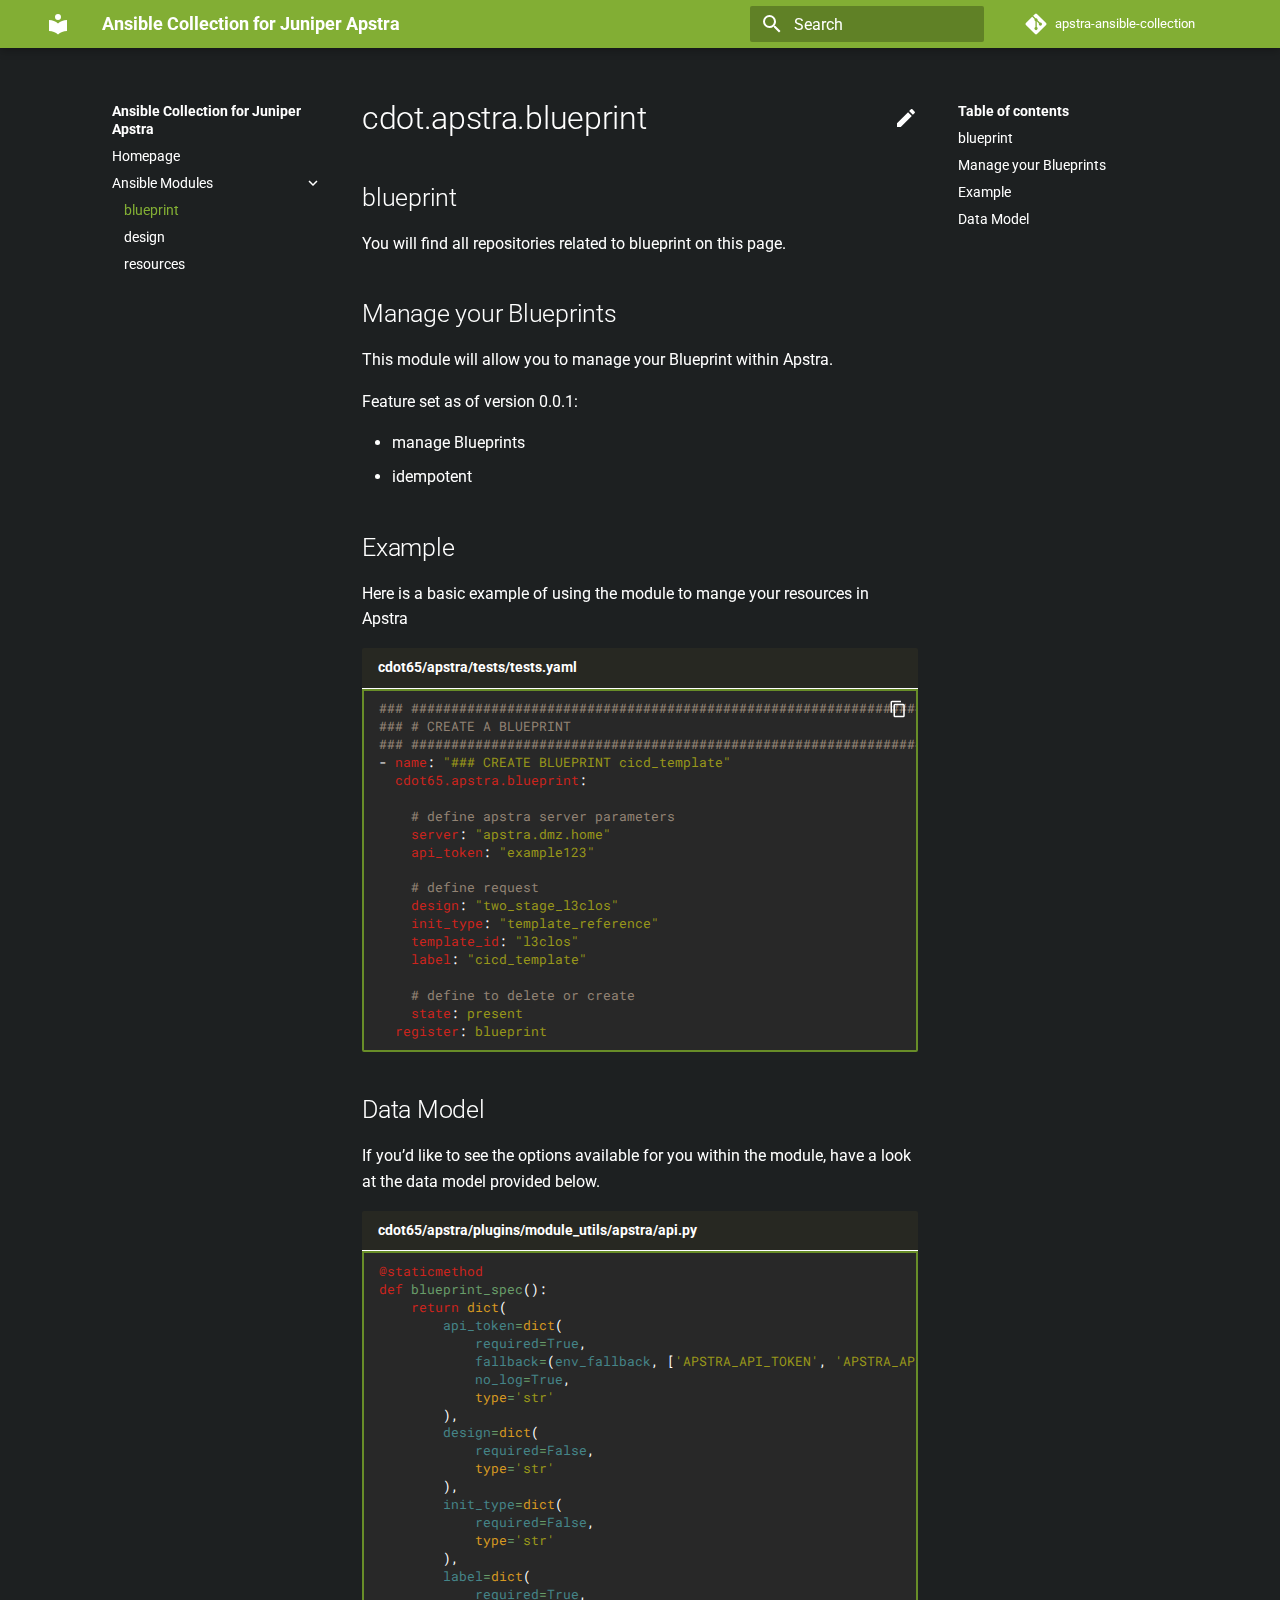
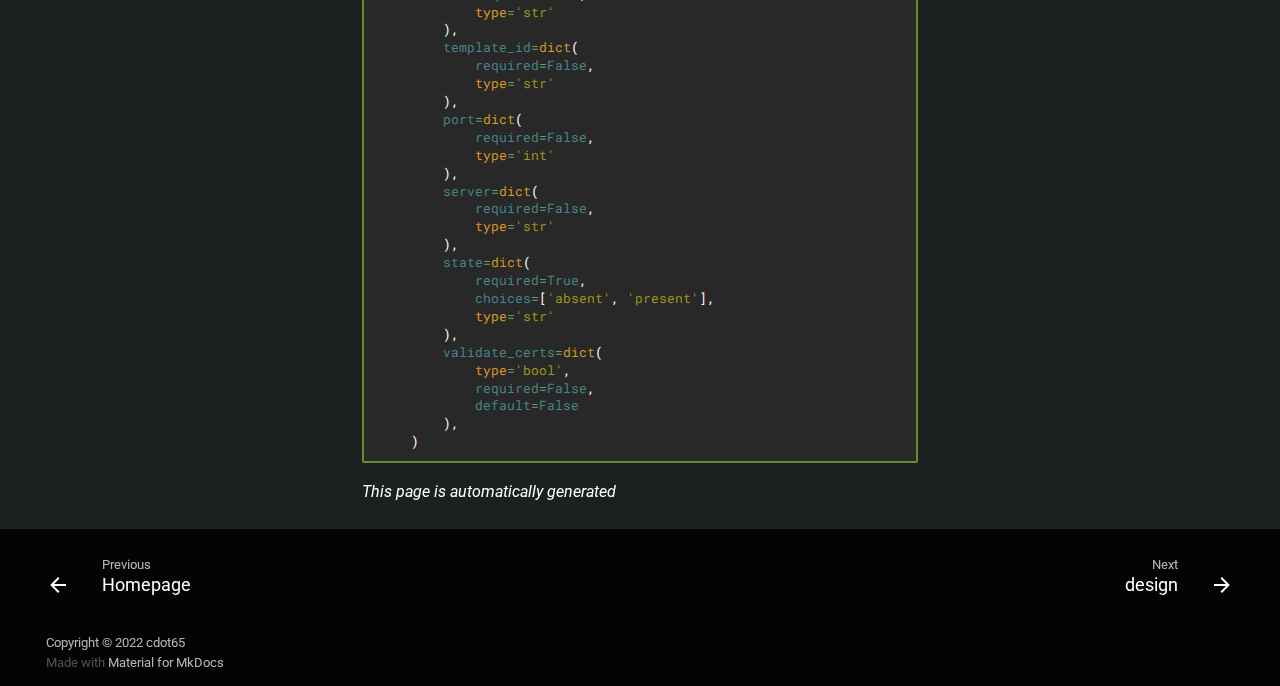
<file: blueprint/index.html>
<!doctype html>
<html lang="en" class="no-js">
  <head>
    
      <meta charset="utf-8">
      <meta name="viewport" content="width=device-width,initial-scale=1">
      
        <meta name="description" content="Ansible Collection for Juniper Apstra">
      
      
        <meta name="author" content="cdot65">
      
      
      <link rel="icon" href="../assets/images/favicon.png">
      <meta name="generator" content="mkdocs-1.3.1, mkdocs-material-8.3.9">
    
    
      
        <title>blueprint - Ansible Collection for Juniper Apstra</title>
      
    
    
      <link rel="stylesheet" href="../assets/stylesheets/main.1d29e8d0.min.css">
      
        
        <link rel="stylesheet" href="../assets/stylesheets/palette.cbb835fc.min.css">
        
      
      
    
    
    
      
        
        
        <link rel="preconnect" href="https://fonts.gstatic.com" crossorigin>
        <link rel="stylesheet" href="https://fonts.googleapis.com/css?family=Roboto:300,300i,400,400i,700,700i%7CRoboto+Mono:400,400i,700,700i&display=fallback">
        <style>:root{--md-text-font:"Roboto";--md-code-font:"Roboto Mono"}</style>
      
    
    
      <link rel="stylesheet" href="../stylesheets/cdot65.css">
    
    <script>__md_scope=new URL("..",location),__md_get=(e,_=localStorage,t=__md_scope)=>JSON.parse(_.getItem(t.pathname+"."+e)),__md_set=(e,_,t=localStorage,a=__md_scope)=>{try{t.setItem(a.pathname+"."+e,JSON.stringify(_))}catch(e){}}</script>
    
      

    
    
  </head>
  
  
    
    
    
    
    
    <body dir="ltr" data-md-color-scheme="" data-md-color-primary="none" data-md-color-accent="none">
  
    
    
    <input class="md-toggle" data-md-toggle="drawer" type="checkbox" id="__drawer" autocomplete="off">
    <input class="md-toggle" data-md-toggle="search" type="checkbox" id="__search" autocomplete="off">
    <label class="md-overlay" for="__drawer"></label>
    <div data-md-component="skip">
      
        
        <a href="#cdotapstrablueprint" class="md-skip">
          Skip to content
        </a>
      
    </div>
    <div data-md-component="announce">
      
    </div>
    
    
      

<header class="md-header" data-md-component="header">
  <nav class="md-header__inner md-grid" aria-label="Header">
    <a href=".." title="Ansible Collection for Juniper Apstra" class="md-header__button md-logo" aria-label="Ansible Collection for Juniper Apstra" data-md-component="logo">
      
  
  <svg xmlns="http://www.w3.org/2000/svg" viewBox="0 0 24 24"><path d="M12 8a3 3 0 0 0 3-3 3 3 0 0 0-3-3 3 3 0 0 0-3 3 3 3 0 0 0 3 3m0 3.54C9.64 9.35 6.5 8 3 8v11c3.5 0 6.64 1.35 9 3.54 2.36-2.19 5.5-3.54 9-3.54V8c-3.5 0-6.64 1.35-9 3.54Z"/></svg>

    </a>
    <label class="md-header__button md-icon" for="__drawer">
      <svg xmlns="http://www.w3.org/2000/svg" viewBox="0 0 24 24"><path d="M3 6h18v2H3V6m0 5h18v2H3v-2m0 5h18v2H3v-2Z"/></svg>
    </label>
    <div class="md-header__title" data-md-component="header-title">
      <div class="md-header__ellipsis">
        <div class="md-header__topic">
          <span class="md-ellipsis">
            Ansible Collection for Juniper Apstra
          </span>
        </div>
        <div class="md-header__topic" data-md-component="header-topic">
          <span class="md-ellipsis">
            
              blueprint
            
          </span>
        </div>
      </div>
    </div>
    
    
    
      <label class="md-header__button md-icon" for="__search">
        <svg xmlns="http://www.w3.org/2000/svg" viewBox="0 0 24 24"><path d="M9.5 3A6.5 6.5 0 0 1 16 9.5c0 1.61-.59 3.09-1.56 4.23l.27.27h.79l5 5-1.5 1.5-5-5v-.79l-.27-.27A6.516 6.516 0 0 1 9.5 16 6.5 6.5 0 0 1 3 9.5 6.5 6.5 0 0 1 9.5 3m0 2C7 5 5 7 5 9.5S7 14 9.5 14 14 12 14 9.5 12 5 9.5 5Z"/></svg>
      </label>
      <div class="md-search" data-md-component="search" role="dialog">
  <label class="md-search__overlay" for="__search"></label>
  <div class="md-search__inner" role="search">
    <form class="md-search__form" name="search">
      <input type="text" class="md-search__input" name="query" aria-label="Search" placeholder="Search" autocapitalize="off" autocorrect="off" autocomplete="off" spellcheck="false" data-md-component="search-query" required>
      <label class="md-search__icon md-icon" for="__search">
        <svg xmlns="http://www.w3.org/2000/svg" viewBox="0 0 24 24"><path d="M9.5 3A6.5 6.5 0 0 1 16 9.5c0 1.61-.59 3.09-1.56 4.23l.27.27h.79l5 5-1.5 1.5-5-5v-.79l-.27-.27A6.516 6.516 0 0 1 9.5 16 6.5 6.5 0 0 1 3 9.5 6.5 6.5 0 0 1 9.5 3m0 2C7 5 5 7 5 9.5S7 14 9.5 14 14 12 14 9.5 12 5 9.5 5Z"/></svg>
        <svg xmlns="http://www.w3.org/2000/svg" viewBox="0 0 24 24"><path d="M20 11v2H8l5.5 5.5-1.42 1.42L4.16 12l7.92-7.92L13.5 5.5 8 11h12Z"/></svg>
      </label>
      <nav class="md-search__options" aria-label="Search">
        
        <button type="reset" class="md-search__icon md-icon" aria-label="Clear" tabindex="-1">
          <svg xmlns="http://www.w3.org/2000/svg" viewBox="0 0 24 24"><path d="M19 6.41 17.59 5 12 10.59 6.41 5 5 6.41 10.59 12 5 17.59 6.41 19 12 13.41 17.59 19 19 17.59 13.41 12 19 6.41Z"/></svg>
        </button>
      </nav>
      
    </form>
    <div class="md-search__output">
      <div class="md-search__scrollwrap" data-md-scrollfix>
        <div class="md-search-result" data-md-component="search-result">
          <div class="md-search-result__meta">
            Initializing search
          </div>
          <ol class="md-search-result__list"></ol>
        </div>
      </div>
    </div>
  </div>
</div>
    
    
      <div class="md-header__source">
        <a href="https://github.com/cdot65/apstra-ansible-collection" title="Go to repository" class="md-source" data-md-component="source">
  <div class="md-source__icon md-icon">
    
    <svg xmlns="http://www.w3.org/2000/svg" viewBox="0 0 448 512"><!--! Font Awesome Free 6.1.1 by @fontawesome - https://fontawesome.com License - https://fontawesome.com/license/free (Icons: CC BY 4.0, Fonts: SIL OFL 1.1, Code: MIT License) Copyright 2022 Fonticons, Inc.--><path d="M439.55 236.05 244 40.45a28.87 28.87 0 0 0-40.81 0l-40.66 40.63 51.52 51.52c27.06-9.14 52.68 16.77 43.39 43.68l49.66 49.66c34.23-11.8 61.18 31 35.47 56.69-26.49 26.49-70.21-2.87-56-37.34L240.22 199v121.85c25.3 12.54 22.26 41.85 9.08 55a34.34 34.34 0 0 1-48.55 0c-17.57-17.6-11.07-46.91 11.25-56v-123c-20.8-8.51-24.6-30.74-18.64-45L142.57 101 8.45 235.14a28.86 28.86 0 0 0 0 40.81l195.61 195.6a28.86 28.86 0 0 0 40.8 0l194.69-194.69a28.86 28.86 0 0 0 0-40.81z"/></svg>
  </div>
  <div class="md-source__repository">
    apstra-ansible-collection
  </div>
</a>
      </div>
    
  </nav>
  
</header>
    
    <div class="md-container" data-md-component="container">
      
      
        
          
        
      
      <main class="md-main" data-md-component="main">
        <div class="md-main__inner md-grid">
          
            
              
              <div class="md-sidebar md-sidebar--primary" data-md-component="sidebar" data-md-type="navigation" >
                <div class="md-sidebar__scrollwrap">
                  <div class="md-sidebar__inner">
                    


<nav class="md-nav md-nav--primary" aria-label="Navigation" data-md-level="0">
  <label class="md-nav__title" for="__drawer">
    <a href=".." title="Ansible Collection for Juniper Apstra" class="md-nav__button md-logo" aria-label="Ansible Collection for Juniper Apstra" data-md-component="logo">
      
  
  <svg xmlns="http://www.w3.org/2000/svg" viewBox="0 0 24 24"><path d="M12 8a3 3 0 0 0 3-3 3 3 0 0 0-3-3 3 3 0 0 0-3 3 3 3 0 0 0 3 3m0 3.54C9.64 9.35 6.5 8 3 8v11c3.5 0 6.64 1.35 9 3.54 2.36-2.19 5.5-3.54 9-3.54V8c-3.5 0-6.64 1.35-9 3.54Z"/></svg>

    </a>
    Ansible Collection for Juniper Apstra
  </label>
  
    <div class="md-nav__source">
      <a href="https://github.com/cdot65/apstra-ansible-collection" title="Go to repository" class="md-source" data-md-component="source">
  <div class="md-source__icon md-icon">
    
    <svg xmlns="http://www.w3.org/2000/svg" viewBox="0 0 448 512"><!--! Font Awesome Free 6.1.1 by @fontawesome - https://fontawesome.com License - https://fontawesome.com/license/free (Icons: CC BY 4.0, Fonts: SIL OFL 1.1, Code: MIT License) Copyright 2022 Fonticons, Inc.--><path d="M439.55 236.05 244 40.45a28.87 28.87 0 0 0-40.81 0l-40.66 40.63 51.52 51.52c27.06-9.14 52.68 16.77 43.39 43.68l49.66 49.66c34.23-11.8 61.18 31 35.47 56.69-26.49 26.49-70.21-2.87-56-37.34L240.22 199v121.85c25.3 12.54 22.26 41.85 9.08 55a34.34 34.34 0 0 1-48.55 0c-17.57-17.6-11.07-46.91 11.25-56v-123c-20.8-8.51-24.6-30.74-18.64-45L142.57 101 8.45 235.14a28.86 28.86 0 0 0 0 40.81l195.61 195.6a28.86 28.86 0 0 0 40.8 0l194.69-194.69a28.86 28.86 0 0 0 0-40.81z"/></svg>
  </div>
  <div class="md-source__repository">
    apstra-ansible-collection
  </div>
</a>
    </div>
  
  <ul class="md-nav__list" data-md-scrollfix>
    
      
      
      

  
  
  
    <li class="md-nav__item">
      <a href=".." class="md-nav__link">
        Homepage
      </a>
    </li>
  

    
      
      
      

  
  
    
  
  
    
    <li class="md-nav__item md-nav__item--active md-nav__item--nested">
      
      
        <input class="md-nav__toggle md-toggle" data-md-toggle="__nav_2" type="checkbox" id="__nav_2" checked>
      
      
      
      
        <label class="md-nav__link" for="__nav_2">
          Ansible Modules
          <span class="md-nav__icon md-icon"></span>
        </label>
      
      <nav class="md-nav" aria-label="Ansible Modules" data-md-level="1">
        <label class="md-nav__title" for="__nav_2">
          <span class="md-nav__icon md-icon"></span>
          Ansible Modules
        </label>
        <ul class="md-nav__list" data-md-scrollfix>
          
            
              
  
  
    
  
  
    <li class="md-nav__item md-nav__item--active">
      
      <input class="md-nav__toggle md-toggle" data-md-toggle="toc" type="checkbox" id="__toc">
      
      
        
      
      
        <label class="md-nav__link md-nav__link--active" for="__toc">
          blueprint
          <span class="md-nav__icon md-icon"></span>
        </label>
      
      <a href="./" class="md-nav__link md-nav__link--active">
        blueprint
      </a>
      
        

<nav class="md-nav md-nav--secondary" aria-label="Table of contents">
  
  
  
    
  
  
    <label class="md-nav__title" for="__toc">
      <span class="md-nav__icon md-icon"></span>
      Table of contents
    </label>
    <ul class="md-nav__list" data-md-component="toc" data-md-scrollfix>
      
        <li class="md-nav__item">
  <a href="#blueprint" class="md-nav__link">
    blueprint
  </a>
  
</li>
      
        <li class="md-nav__item">
  <a href="#manage-your-blueprints" class="md-nav__link">
    Manage your Blueprints
  </a>
  
</li>
      
        <li class="md-nav__item">
  <a href="#example" class="md-nav__link">
    Example
  </a>
  
</li>
      
        <li class="md-nav__item">
  <a href="#data-model" class="md-nav__link">
    Data Model
  </a>
  
</li>
      
    </ul>
  
</nav>
      
    </li>
  

            
          
            
              
  
  
  
    <li class="md-nav__item">
      <a href="../design/" class="md-nav__link">
        design
      </a>
    </li>
  

            
          
            
              
  
  
  
    <li class="md-nav__item">
      <a href="../resources/" class="md-nav__link">
        resources
      </a>
    </li>
  

            
          
        </ul>
      </nav>
    </li>
  

    
  </ul>
</nav>
                  </div>
                </div>
              </div>
            
            
              
              <div class="md-sidebar md-sidebar--secondary" data-md-component="sidebar" data-md-type="toc" >
                <div class="md-sidebar__scrollwrap">
                  <div class="md-sidebar__inner">
                    

<nav class="md-nav md-nav--secondary" aria-label="Table of contents">
  
  
  
    
  
  
    <label class="md-nav__title" for="__toc">
      <span class="md-nav__icon md-icon"></span>
      Table of contents
    </label>
    <ul class="md-nav__list" data-md-component="toc" data-md-scrollfix>
      
        <li class="md-nav__item">
  <a href="#blueprint" class="md-nav__link">
    blueprint
  </a>
  
</li>
      
        <li class="md-nav__item">
  <a href="#manage-your-blueprints" class="md-nav__link">
    Manage your Blueprints
  </a>
  
</li>
      
        <li class="md-nav__item">
  <a href="#example" class="md-nav__link">
    Example
  </a>
  
</li>
      
        <li class="md-nav__item">
  <a href="#data-model" class="md-nav__link">
    Data Model
  </a>
  
</li>
      
    </ul>
  
</nav>
                  </div>
                </div>
              </div>
            
          
          <div class="md-content" data-md-component="content">
            <article class="md-content__inner md-typeset">
              
                
  <a href="https://github.com/cdot65/apstra-ansible-collection/edit/master/docs/blueprint.md" title="Edit this page" class="md-content__button md-icon">
    <svg xmlns="http://www.w3.org/2000/svg" viewBox="0 0 24 24"><path d="M20.71 7.04c.39-.39.39-1.04 0-1.41l-2.34-2.34c-.37-.39-1.02-.39-1.41 0l-1.84 1.83 3.75 3.75M3 17.25V21h3.75L17.81 9.93l-3.75-3.75L3 17.25Z"/></svg>
  </a>



<h1 id="cdotapstrablueprint">cdot.apstra.blueprint<a class="headerlink" href="#cdotapstrablueprint" title="Permanent link">#</a></h1>
<h2 id="blueprint">blueprint<a class="headerlink" href="#blueprint" title="Permanent link">#</a></h2>
<p>You will find all repositories related to blueprint on this page.</p>
<h2 id="manage-your-blueprints">Manage your Blueprints<a class="headerlink" href="#manage-your-blueprints" title="Permanent link">#</a></h2>
<p>This module will allow you to manage your Blueprint within Apstra.</p>
<p>Feature set as of version 0.0.1:</p>
<ul>
<li>manage Blueprints</li>
<li>idempotent</li>
</ul>
<h2 id="example">Example<a class="headerlink" href="#example" title="Permanent link">#</a></h2>
<p>Here is a basic example of using the module to mange your resources in Apstra</p>
<div class="highlight"><span class="filename">cdot65/apstra/tests/tests.yaml</span><pre><span></span><code><span class="c1">### #################################################################</span><span class="w"></span>
<span class="c1">### # CREATE A BLUEPRINT</span><span class="w"></span>
<span class="c1">### #################################################################</span><span class="w"></span>
<span class="p p-Indicator">-</span><span class="w"> </span><span class="nt">name</span><span class="p">:</span><span class="w"> </span><span class="s">&quot;###</span><span class="nv"> </span><span class="s">CREATE</span><span class="nv"> </span><span class="s">BLUEPRINT</span><span class="nv"> </span><span class="s">cicd_template&quot;</span><span class="w"></span>
<span class="w">  </span><span class="nt">cdot65.apstra.blueprint</span><span class="p">:</span><span class="w"></span>

<span class="w">    </span><span class="c1"># define apstra server parameters</span><span class="w"></span>
<span class="w">    </span><span class="nt">server</span><span class="p">:</span><span class="w"> </span><span class="s">&quot;apstra.dmz.home&quot;</span><span class="w"></span>
<span class="w">    </span><span class="nt">api_token</span><span class="p">:</span><span class="w"> </span><span class="s">&quot;example123&quot;</span><span class="w"></span>

<span class="w">    </span><span class="c1"># define request</span><span class="w"></span>
<span class="w">    </span><span class="nt">design</span><span class="p">:</span><span class="w"> </span><span class="s">&quot;two_stage_l3clos&quot;</span><span class="w"></span>
<span class="w">    </span><span class="nt">init_type</span><span class="p">:</span><span class="w"> </span><span class="s">&quot;template_reference&quot;</span><span class="w"></span>
<span class="w">    </span><span class="nt">template_id</span><span class="p">:</span><span class="w"> </span><span class="s">&quot;l3clos&quot;</span><span class="w"></span>
<span class="w">    </span><span class="nt">label</span><span class="p">:</span><span class="w"> </span><span class="s">&quot;cicd_template&quot;</span><span class="w"></span>

<span class="w">    </span><span class="c1"># define to delete or create</span><span class="w"></span>
<span class="w">    </span><span class="nt">state</span><span class="p">:</span><span class="w"> </span><span class="l l-Scalar l-Scalar-Plain">present</span><span class="w"></span>
<span class="w">  </span><span class="nt">register</span><span class="p">:</span><span class="w"> </span><span class="l l-Scalar l-Scalar-Plain">blueprint</span><span class="w"></span>
</code></pre></div>
<h2 id="data-model">Data Model<a class="headerlink" href="#data-model" title="Permanent link">#</a></h2>
<p>If you&rsquo;d like to see the options available for you within the module, have a look at the data model provided below.</p>
<div class="highlight"><span class="filename">cdot65/apstra/plugins/module_utils/apstra/api.py</span><pre><span></span><code><span class="nd">@staticmethod</span>
<span class="k">def</span> <span class="nf">blueprint_spec</span><span class="p">():</span>
    <span class="k">return</span> <span class="nb">dict</span><span class="p">(</span>
        <span class="n">api_token</span><span class="o">=</span><span class="nb">dict</span><span class="p">(</span>
            <span class="n">required</span><span class="o">=</span><span class="kc">True</span><span class="p">,</span>
            <span class="n">fallback</span><span class="o">=</span><span class="p">(</span><span class="n">env_fallback</span><span class="p">,</span> <span class="p">[</span><span class="s1">&#39;APSTRA_API_TOKEN&#39;</span><span class="p">,</span> <span class="s1">&#39;APSTRA_API_TOKEN&#39;</span><span class="p">,</span> <span class="s1">&#39;API_TOKEN&#39;</span><span class="p">]),</span>
            <span class="n">no_log</span><span class="o">=</span><span class="kc">True</span><span class="p">,</span>
            <span class="nb">type</span><span class="o">=</span><span class="s1">&#39;str&#39;</span>
        <span class="p">),</span>
        <span class="n">design</span><span class="o">=</span><span class="nb">dict</span><span class="p">(</span>
            <span class="n">required</span><span class="o">=</span><span class="kc">False</span><span class="p">,</span>
            <span class="nb">type</span><span class="o">=</span><span class="s1">&#39;str&#39;</span>
        <span class="p">),</span>
        <span class="n">init_type</span><span class="o">=</span><span class="nb">dict</span><span class="p">(</span>
            <span class="n">required</span><span class="o">=</span><span class="kc">False</span><span class="p">,</span>
            <span class="nb">type</span><span class="o">=</span><span class="s1">&#39;str&#39;</span>
        <span class="p">),</span>
        <span class="n">label</span><span class="o">=</span><span class="nb">dict</span><span class="p">(</span>
            <span class="n">required</span><span class="o">=</span><span class="kc">True</span><span class="p">,</span>
            <span class="nb">type</span><span class="o">=</span><span class="s1">&#39;str&#39;</span>
        <span class="p">),</span>
        <span class="n">template_id</span><span class="o">=</span><span class="nb">dict</span><span class="p">(</span>
            <span class="n">required</span><span class="o">=</span><span class="kc">False</span><span class="p">,</span>
            <span class="nb">type</span><span class="o">=</span><span class="s1">&#39;str&#39;</span>
        <span class="p">),</span>
        <span class="n">port</span><span class="o">=</span><span class="nb">dict</span><span class="p">(</span>
            <span class="n">required</span><span class="o">=</span><span class="kc">False</span><span class="p">,</span>
            <span class="nb">type</span><span class="o">=</span><span class="s1">&#39;int&#39;</span>
        <span class="p">),</span>
        <span class="n">server</span><span class="o">=</span><span class="nb">dict</span><span class="p">(</span>
            <span class="n">required</span><span class="o">=</span><span class="kc">False</span><span class="p">,</span>
            <span class="nb">type</span><span class="o">=</span><span class="s1">&#39;str&#39;</span>
        <span class="p">),</span>
        <span class="n">state</span><span class="o">=</span><span class="nb">dict</span><span class="p">(</span>
            <span class="n">required</span><span class="o">=</span><span class="kc">True</span><span class="p">,</span>
            <span class="n">choices</span><span class="o">=</span><span class="p">[</span><span class="s1">&#39;absent&#39;</span><span class="p">,</span> <span class="s1">&#39;present&#39;</span><span class="p">],</span>
            <span class="nb">type</span><span class="o">=</span><span class="s1">&#39;str&#39;</span>
        <span class="p">),</span>
        <span class="n">validate_certs</span><span class="o">=</span><span class="nb">dict</span><span class="p">(</span>
            <span class="nb">type</span><span class="o">=</span><span class="s1">&#39;bool&#39;</span><span class="p">,</span>
            <span class="n">required</span><span class="o">=</span><span class="kc">False</span><span class="p">,</span>
            <span class="n">default</span><span class="o">=</span><span class="kc">False</span>
        <span class="p">),</span>
    <span class="p">)</span>
</code></pre></div>
<p><em>This page is automatically generated</em></p>

              
            </article>
            
          </div>
        </div>
        
      </main>
      
        <footer class="md-footer">
  
    
    <nav class="md-footer__inner md-grid" aria-label="Footer" >
      
        
        <a href=".." class="md-footer__link md-footer__link--prev" aria-label="Previous: Homepage" rel="prev">
          <div class="md-footer__button md-icon">
            <svg xmlns="http://www.w3.org/2000/svg" viewBox="0 0 24 24"><path d="M20 11v2H8l5.5 5.5-1.42 1.42L4.16 12l7.92-7.92L13.5 5.5 8 11h12Z"/></svg>
          </div>
          <div class="md-footer__title">
            <div class="md-ellipsis">
              <span class="md-footer__direction">
                Previous
              </span>
              Homepage
            </div>
          </div>
        </a>
      
      
        
        <a href="../design/" class="md-footer__link md-footer__link--next" aria-label="Next: design" rel="next">
          <div class="md-footer__title">
            <div class="md-ellipsis">
              <span class="md-footer__direction">
                Next
              </span>
              design
            </div>
          </div>
          <div class="md-footer__button md-icon">
            <svg xmlns="http://www.w3.org/2000/svg" viewBox="0 0 24 24"><path d="M4 11v2h12l-5.5 5.5 1.42 1.42L19.84 12l-7.92-7.92L10.5 5.5 16 11H4Z"/></svg>
          </div>
        </a>
      
    </nav>
  
  <div class="md-footer-meta md-typeset">
    <div class="md-footer-meta__inner md-grid">
      <div class="md-copyright">
  
    <div class="md-copyright__highlight">
      Copyright &copy; 2022 cdot65
    </div>
  
  
    Made with
    <a href="https://squidfunk.github.io/mkdocs-material/" target="_blank" rel="noopener">
      Material for MkDocs
    </a>
  
</div>
      
    </div>
  </div>
</footer>
      
    </div>
    <div class="md-dialog" data-md-component="dialog">
      <div class="md-dialog__inner md-typeset"></div>
    </div>
    <script id="__config" type="application/json">{"base": "..", "features": ["instant"], "search": "../assets/javascripts/workers/search.b97dbffb.min.js", "translations": {"clipboard.copied": "Copied to clipboard", "clipboard.copy": "Copy to clipboard", "search.config.lang": "en", "search.config.pipeline": "trimmer, stopWordFilter", "search.config.separator": "[\\s\\-]+", "search.placeholder": "Search", "search.result.more.one": "1 more on this page", "search.result.more.other": "# more on this page", "search.result.none": "No matching documents", "search.result.one": "1 matching document", "search.result.other": "# matching documents", "search.result.placeholder": "Type to start searching", "search.result.term.missing": "Missing", "select.version.title": "Select version"}}</script>
    
    
      <script src="../assets/javascripts/bundle.6c7ad80a.min.js"></script>
      
    
  </body>
</html>
</file>
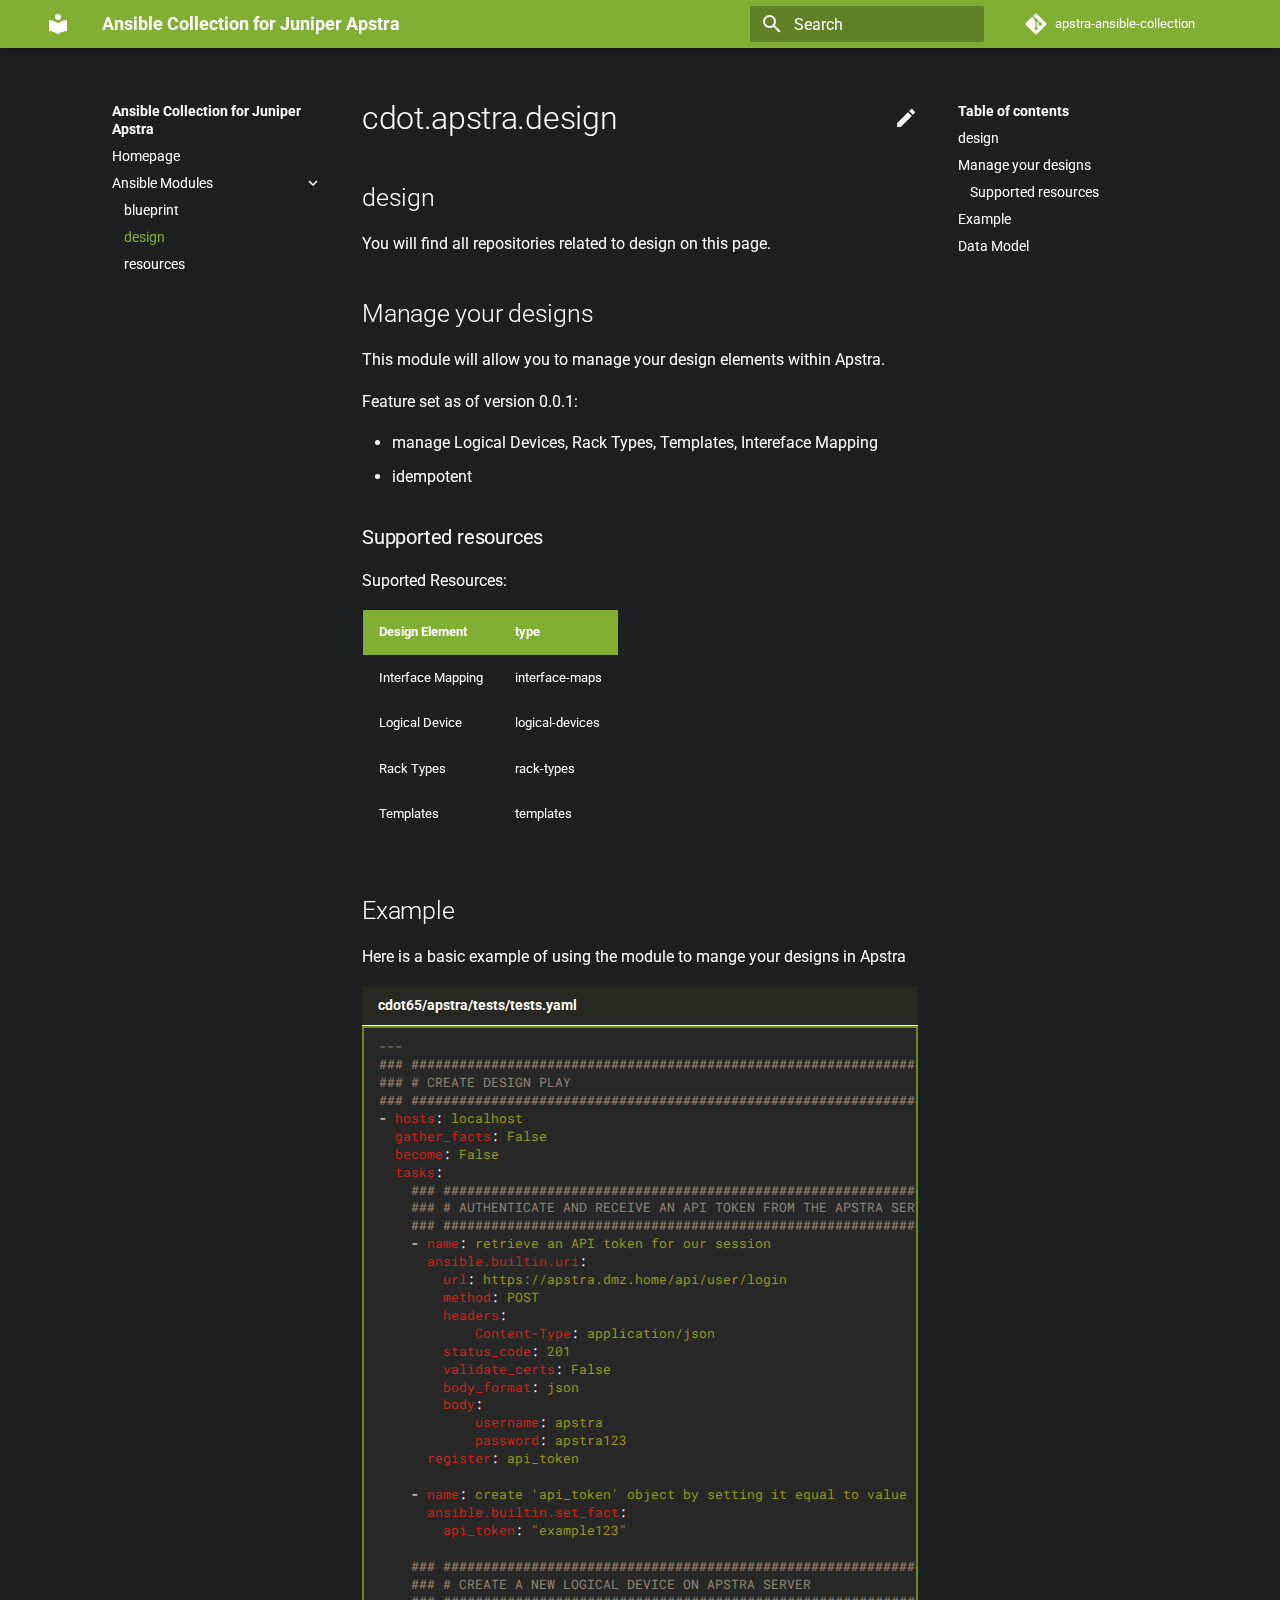
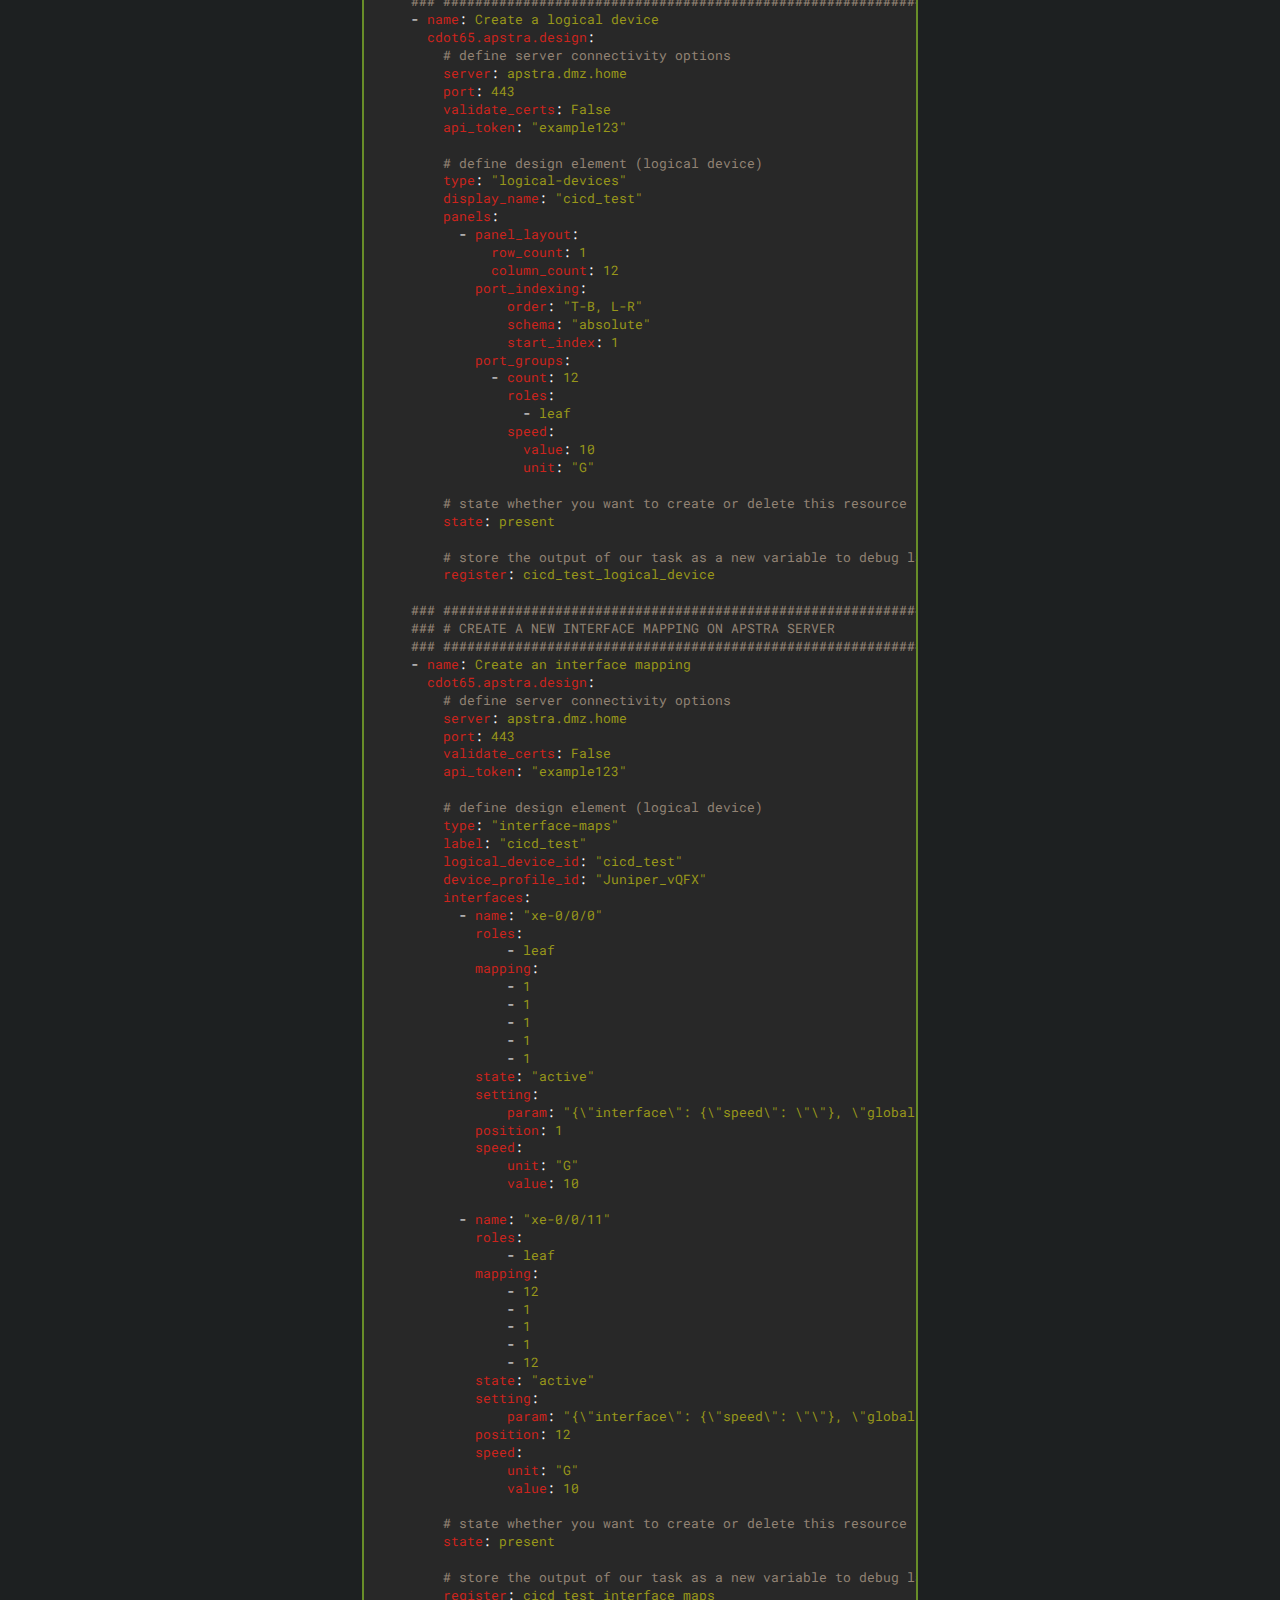
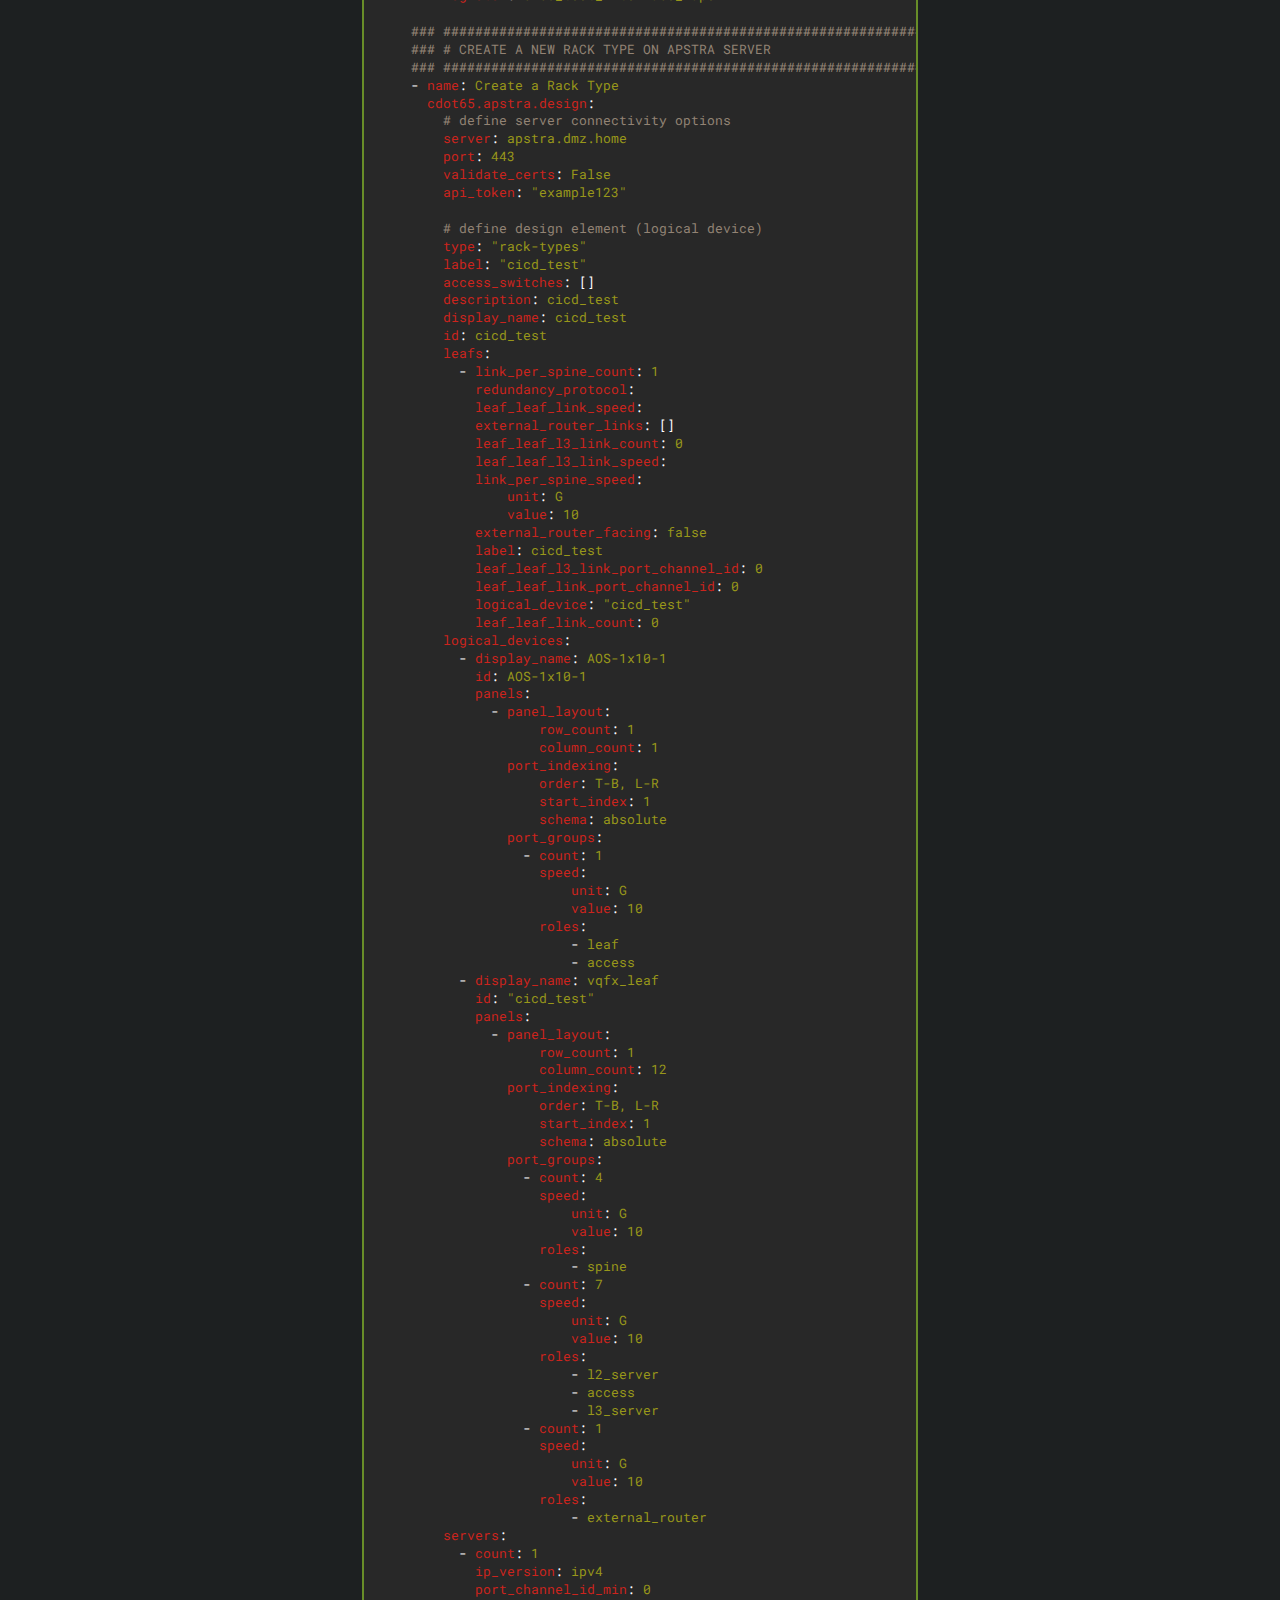
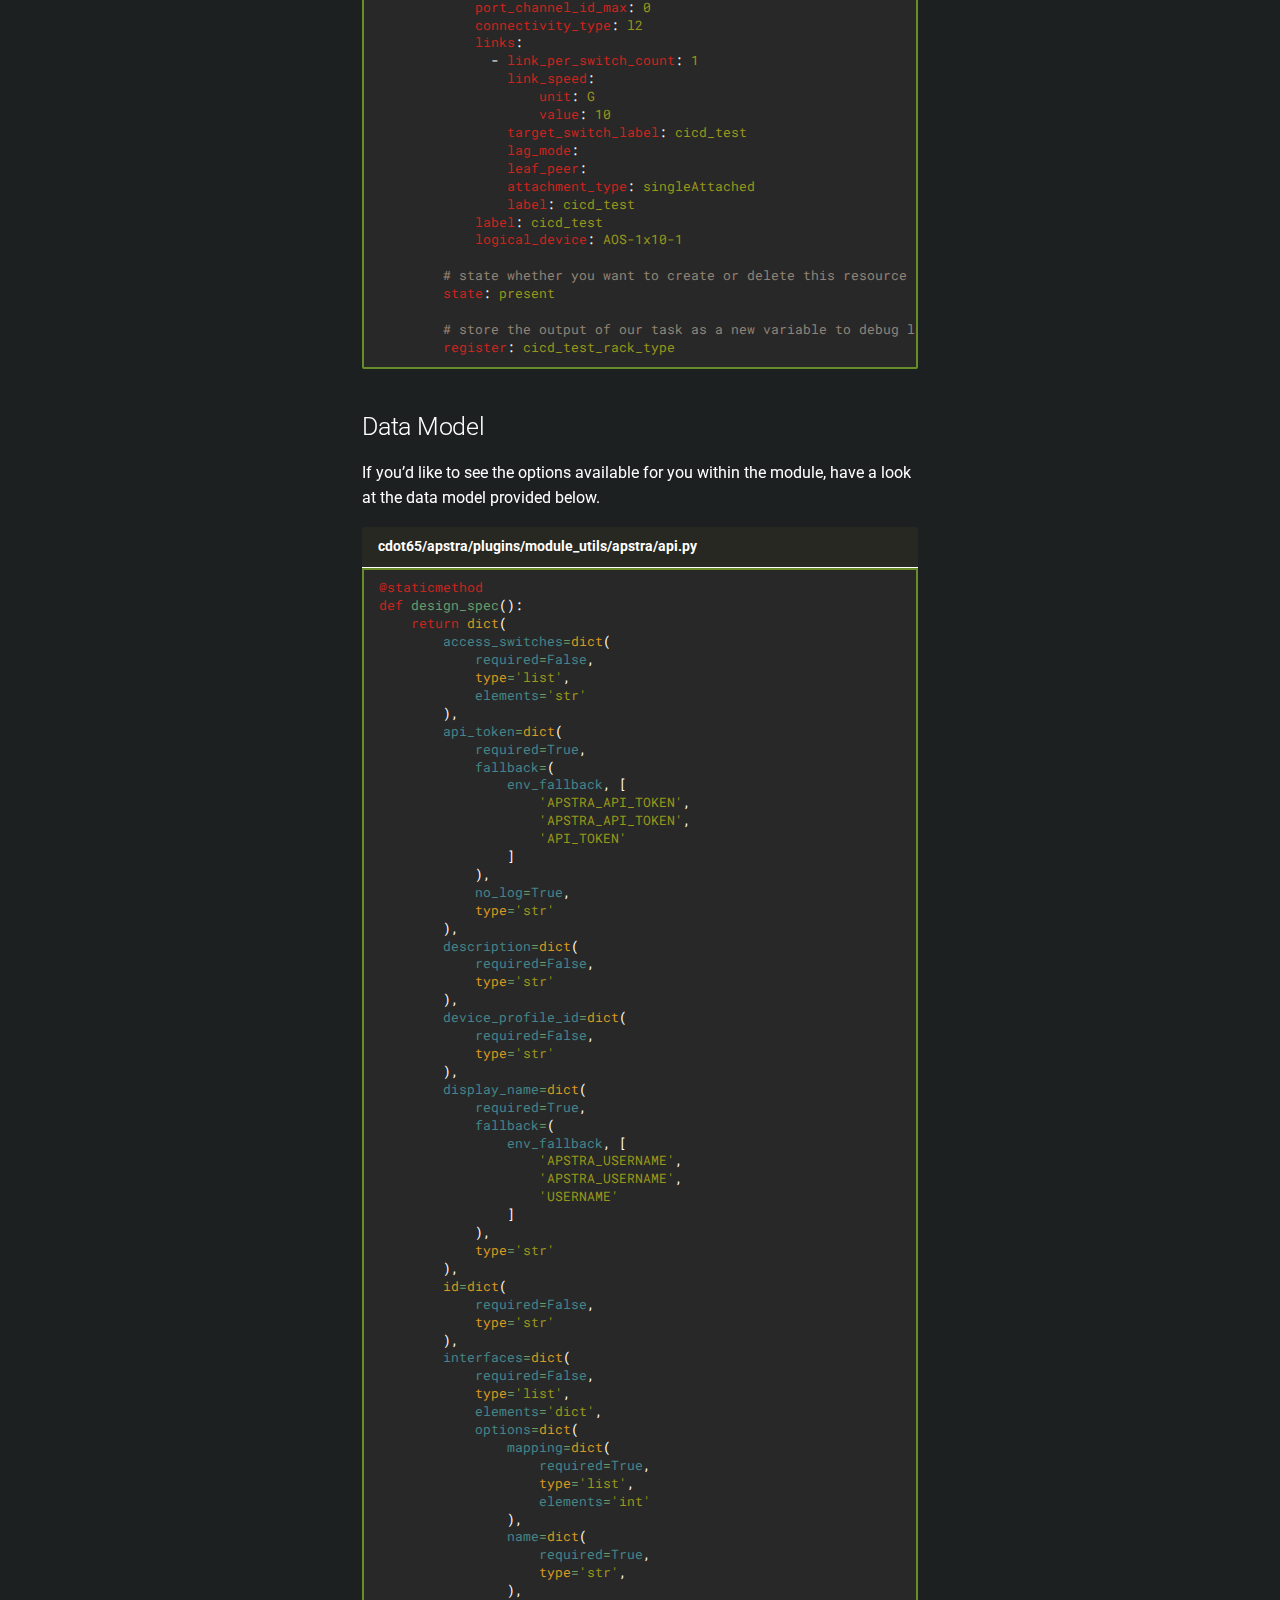
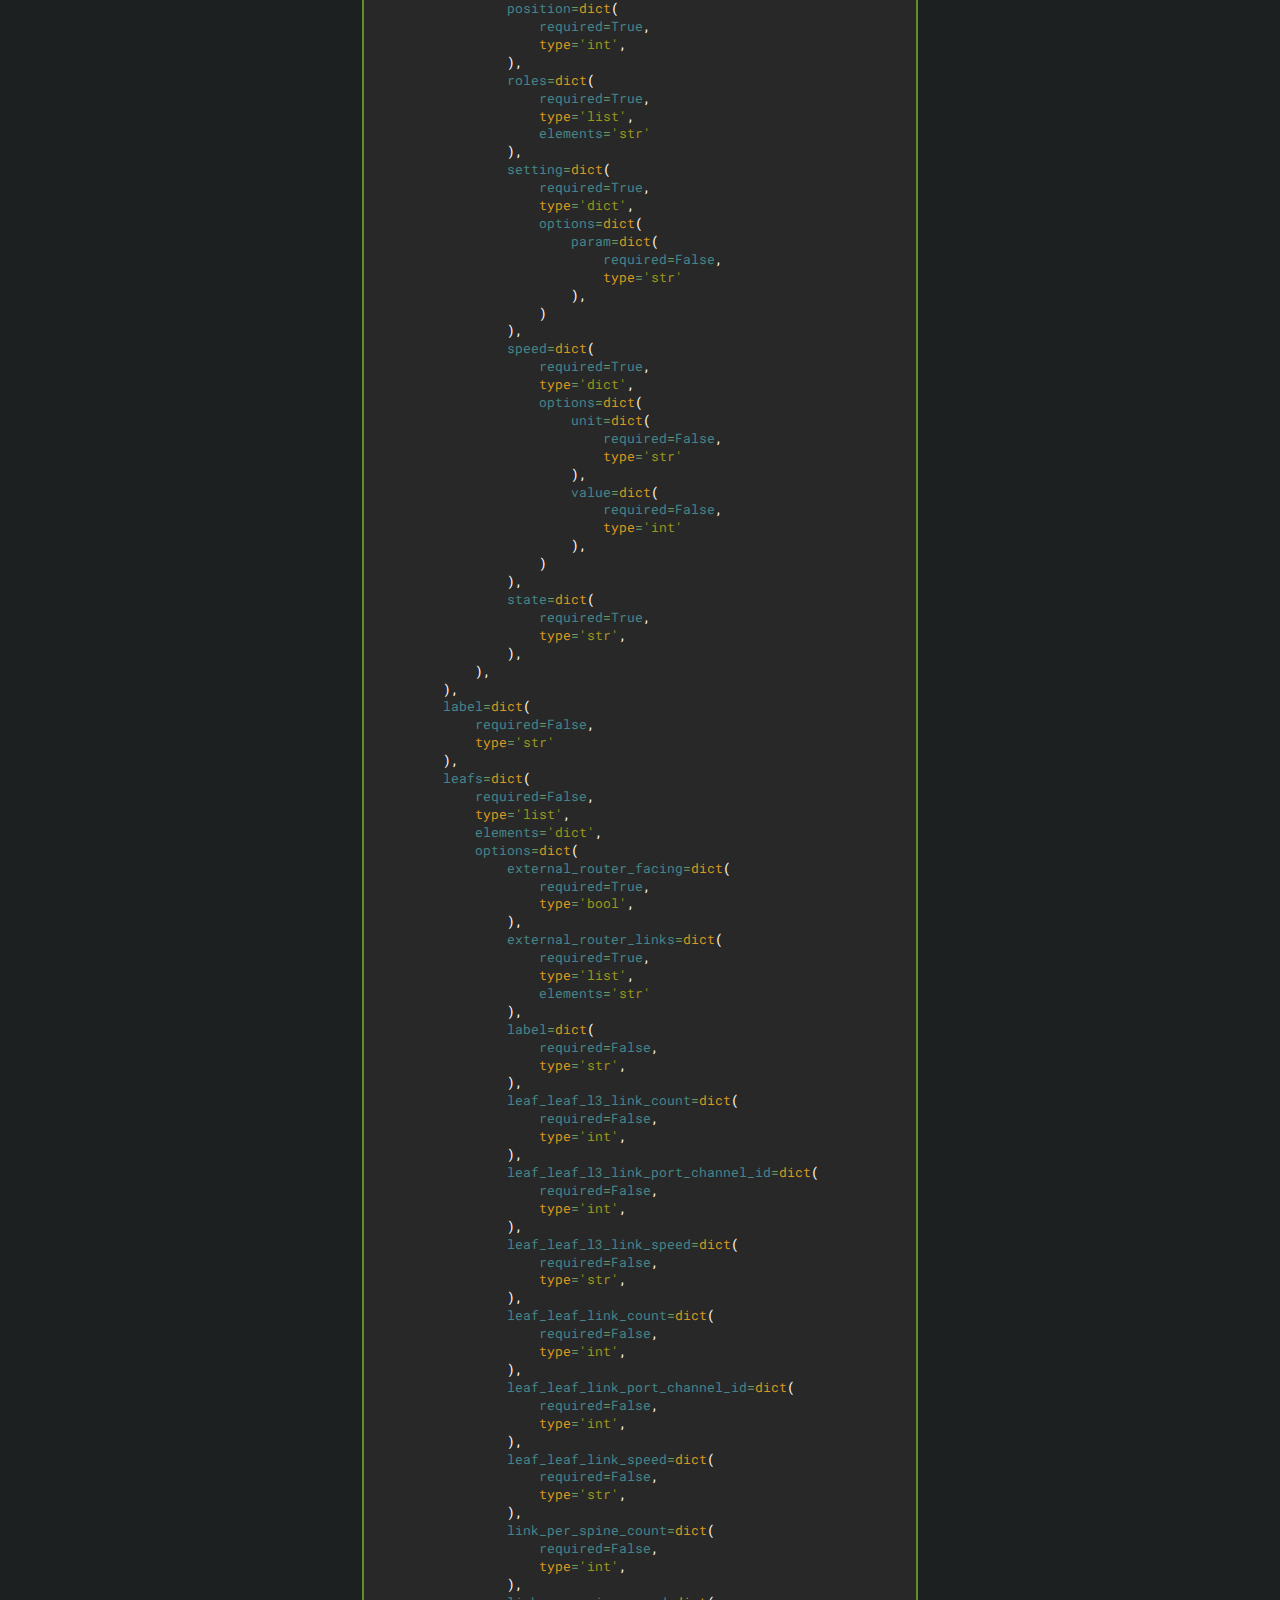
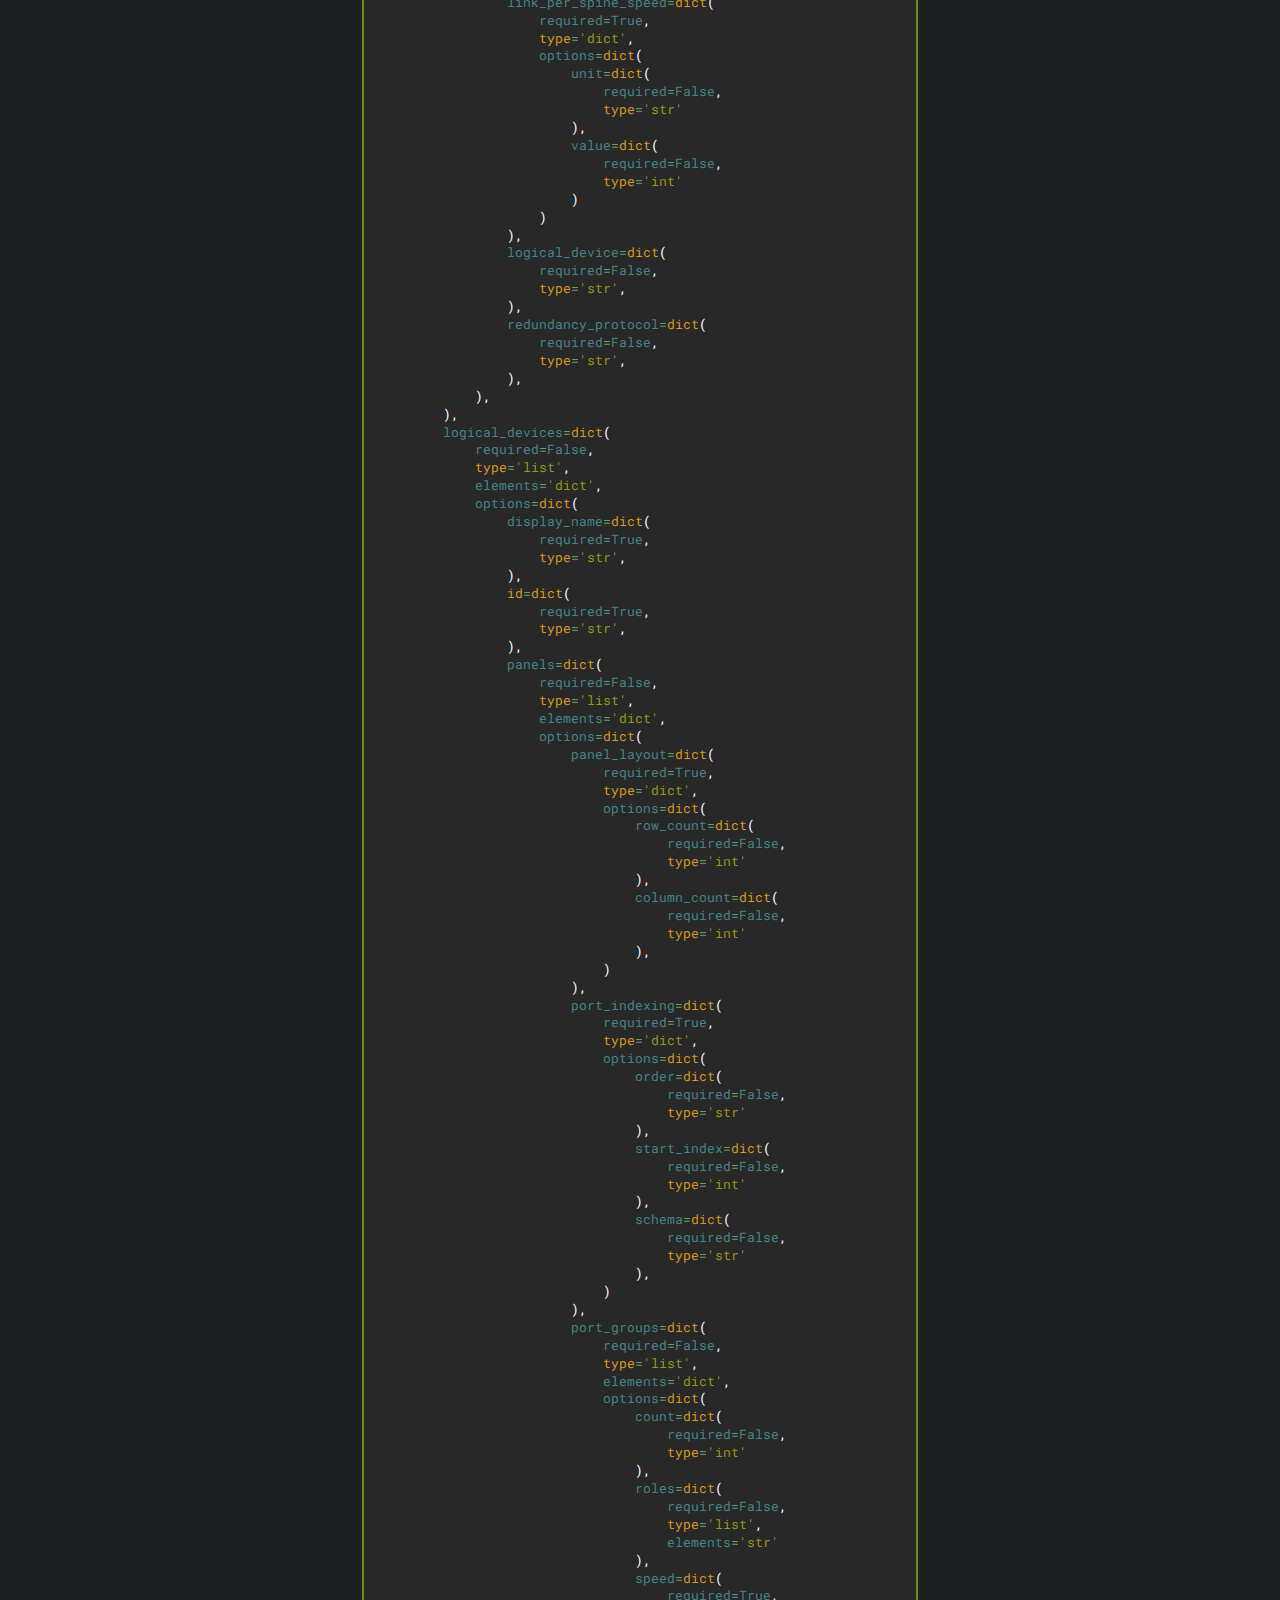
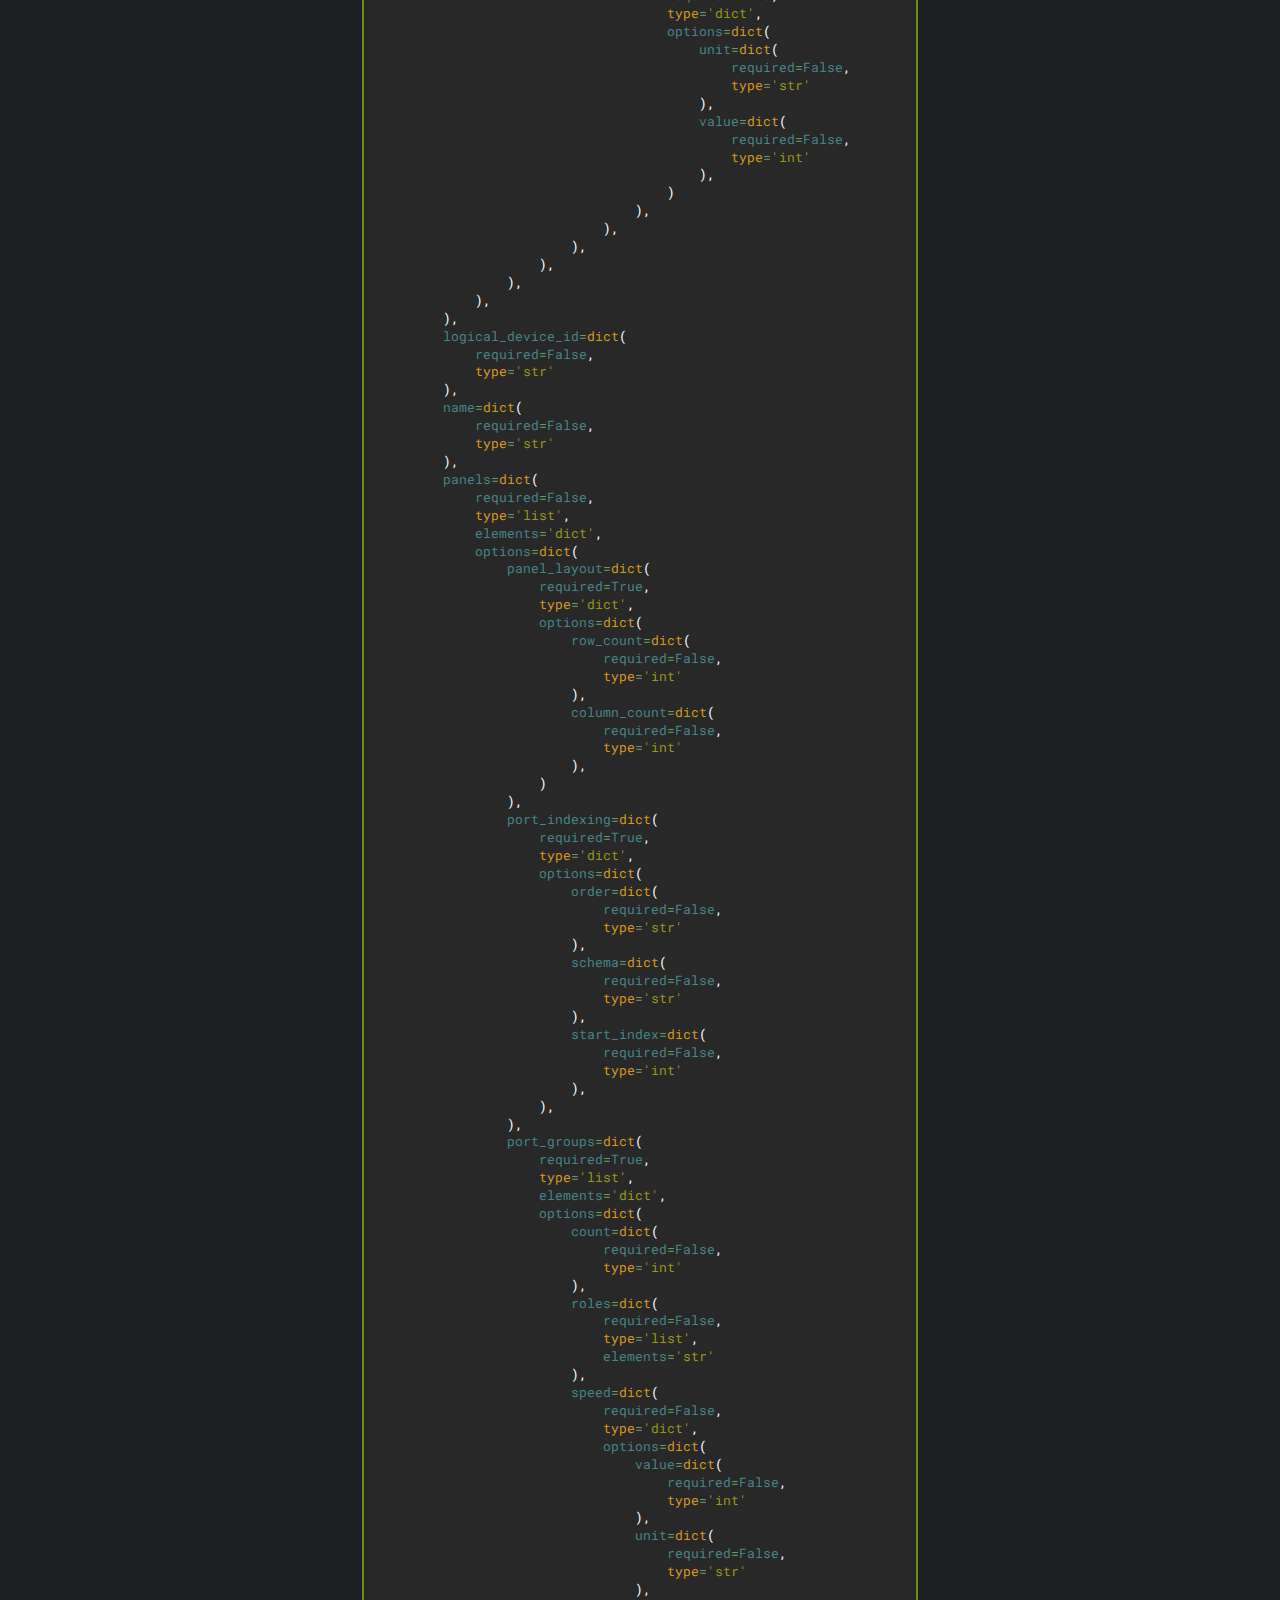
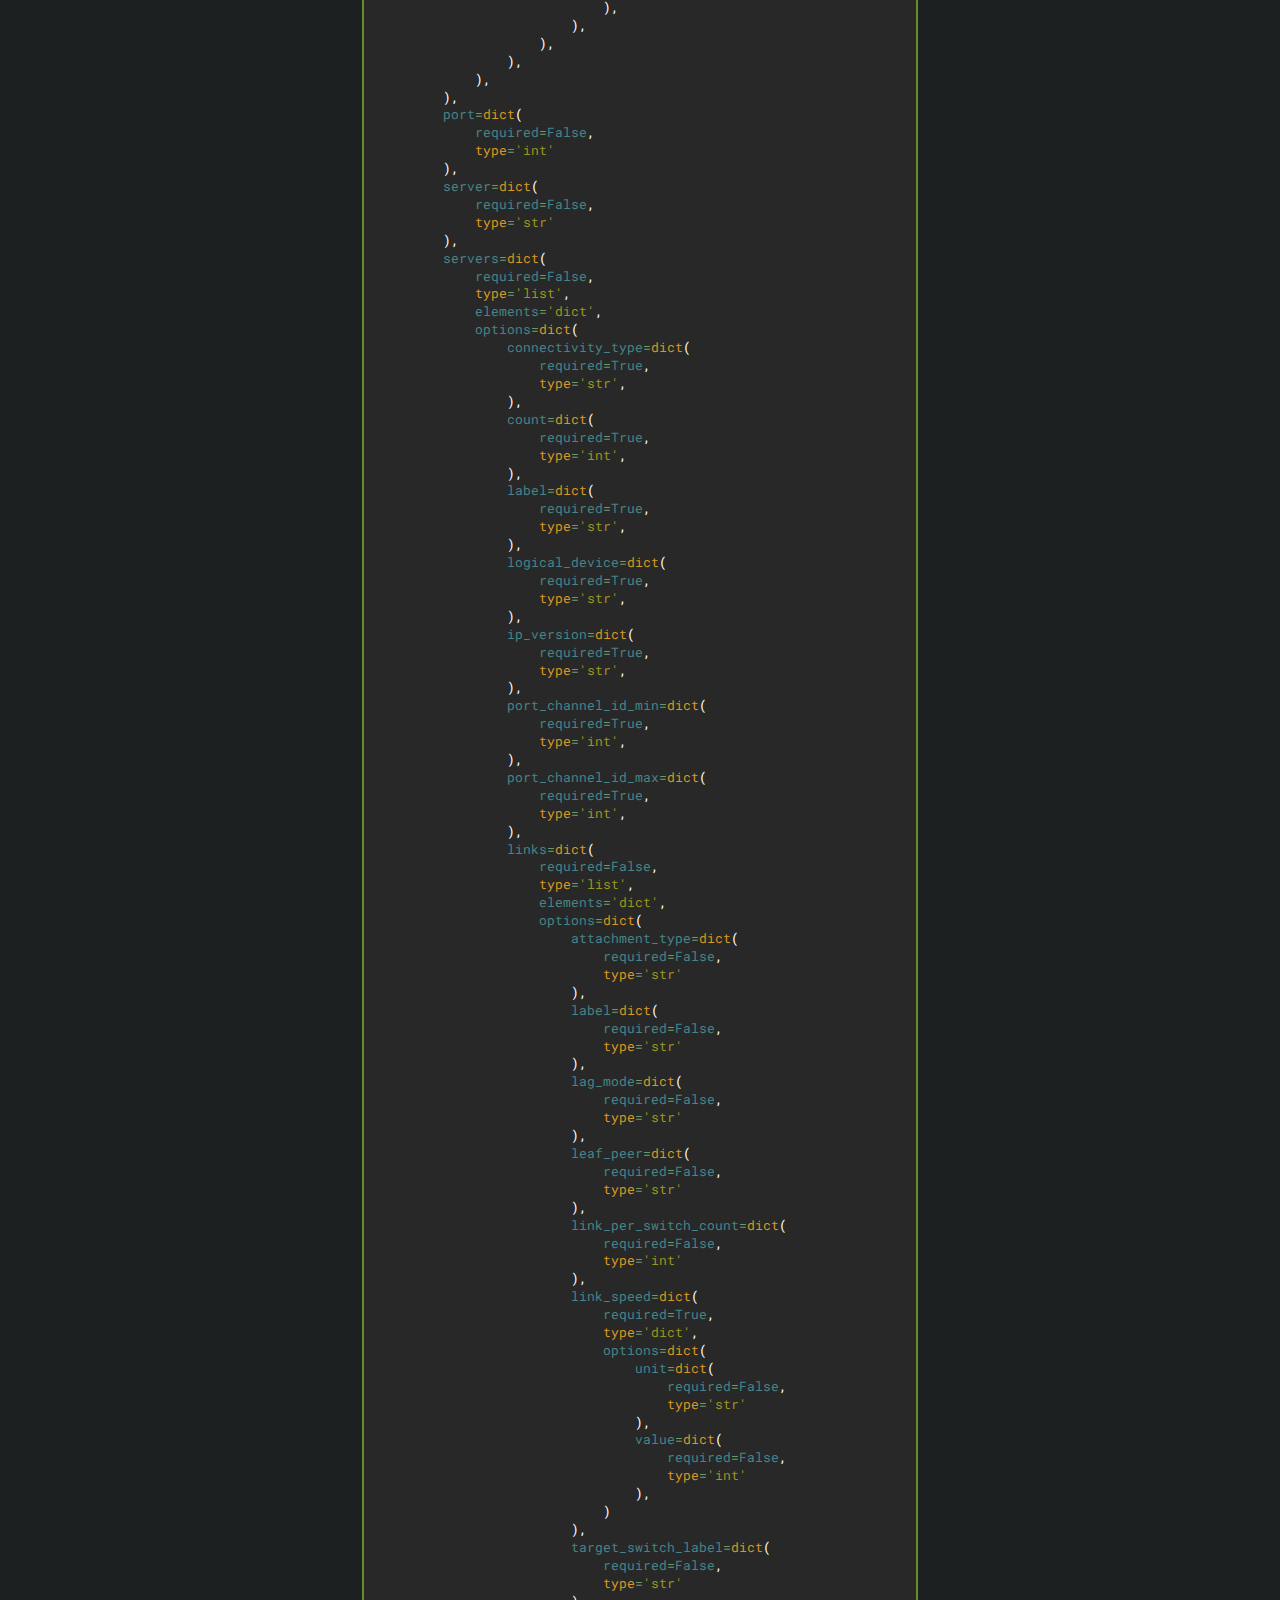
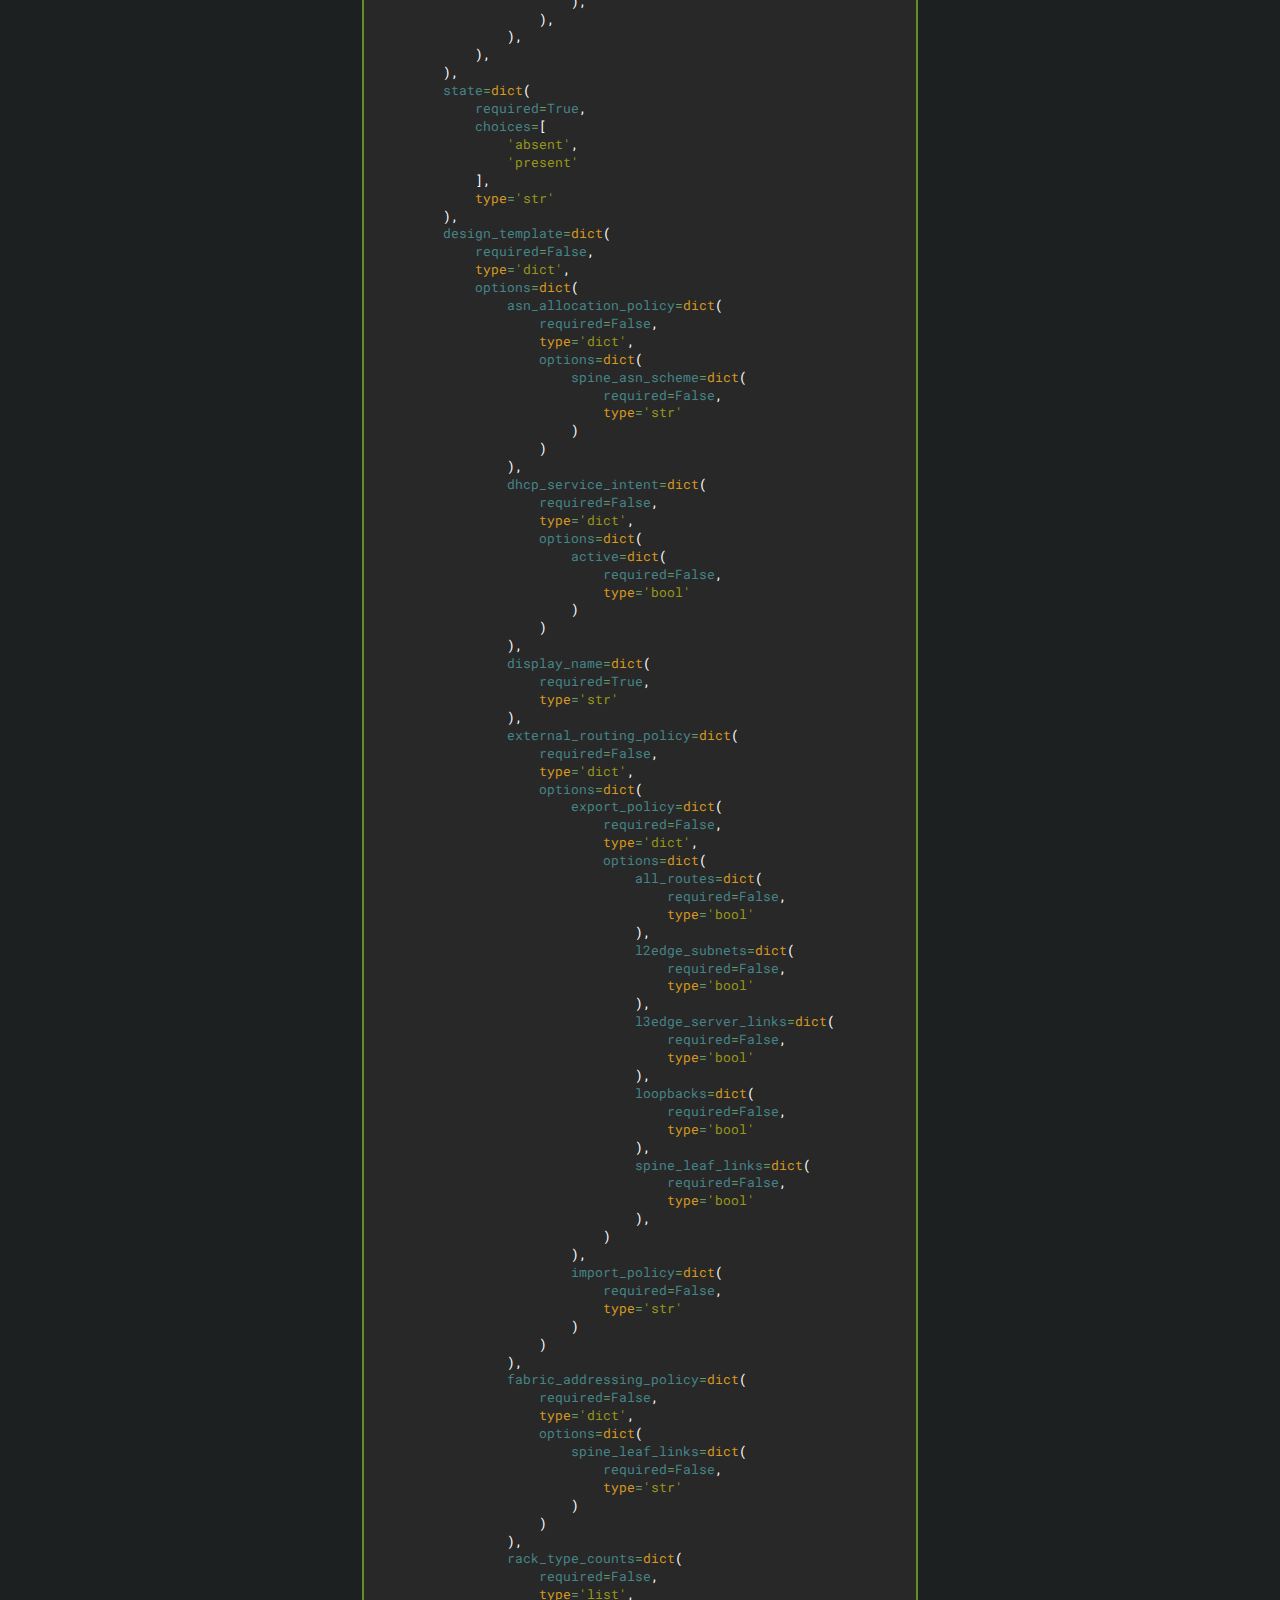
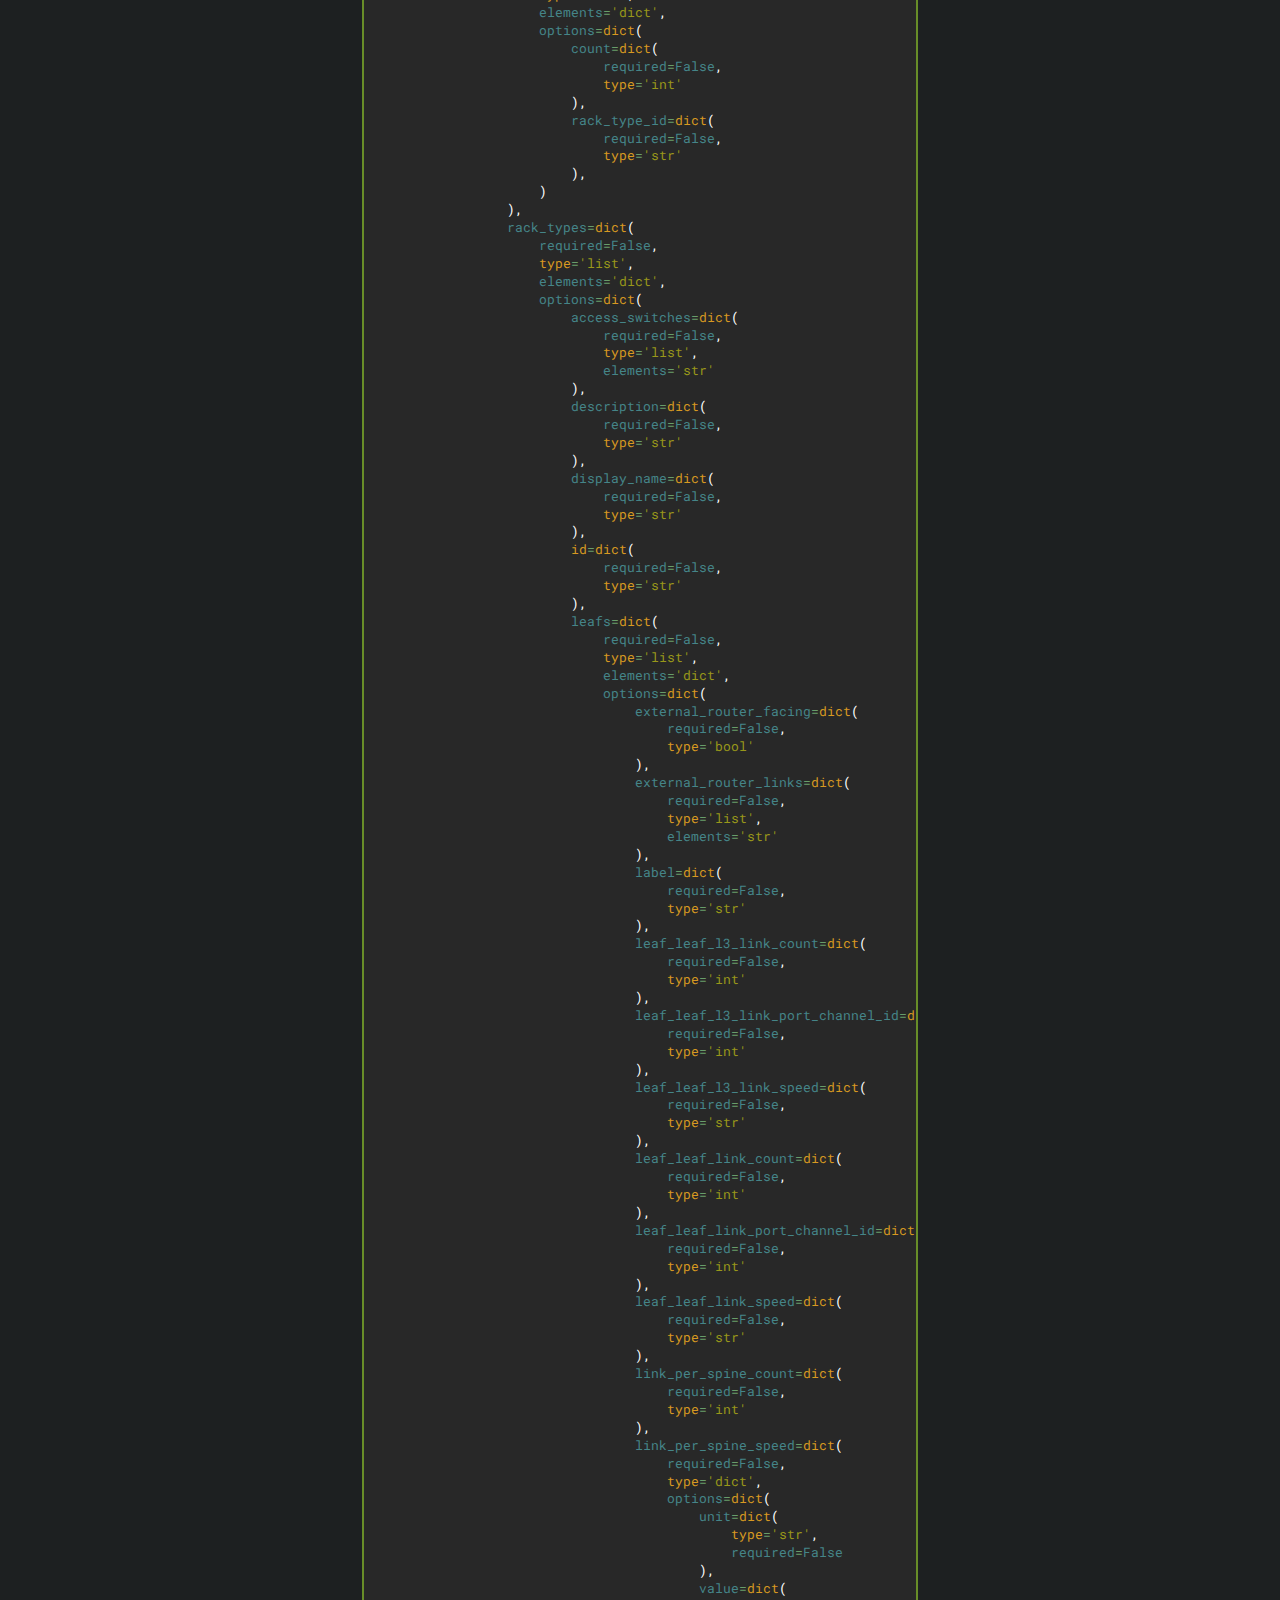
<file: design/index.html>
<!doctype html>
<html lang="en" class="no-js">
  <head>
    
      <meta charset="utf-8">
      <meta name="viewport" content="width=device-width,initial-scale=1">
      
        <meta name="description" content="Ansible Collection for Juniper Apstra">
      
      
        <meta name="author" content="cdot65">
      
      
      <link rel="icon" href="../assets/images/favicon.png">
      <meta name="generator" content="mkdocs-1.3.1, mkdocs-material-8.3.9">
    
    
      
        <title>design - Ansible Collection for Juniper Apstra</title>
      
    
    
      <link rel="stylesheet" href="../assets/stylesheets/main.1d29e8d0.min.css">
      
        
        <link rel="stylesheet" href="../assets/stylesheets/palette.cbb835fc.min.css">
        
      
      
    
    
    
      
        
        
        <link rel="preconnect" href="https://fonts.gstatic.com" crossorigin>
        <link rel="stylesheet" href="https://fonts.googleapis.com/css?family=Roboto:300,300i,400,400i,700,700i%7CRoboto+Mono:400,400i,700,700i&display=fallback">
        <style>:root{--md-text-font:"Roboto";--md-code-font:"Roboto Mono"}</style>
      
    
    
      <link rel="stylesheet" href="../stylesheets/cdot65.css">
    
    <script>__md_scope=new URL("..",location),__md_get=(e,_=localStorage,t=__md_scope)=>JSON.parse(_.getItem(t.pathname+"."+e)),__md_set=(e,_,t=localStorage,a=__md_scope)=>{try{t.setItem(a.pathname+"."+e,JSON.stringify(_))}catch(e){}}</script>
    
      

    
    
  </head>
  
  
    
    
    
    
    
    <body dir="ltr" data-md-color-scheme="" data-md-color-primary="none" data-md-color-accent="none">
  
    
    
    <input class="md-toggle" data-md-toggle="drawer" type="checkbox" id="__drawer" autocomplete="off">
    <input class="md-toggle" data-md-toggle="search" type="checkbox" id="__search" autocomplete="off">
    <label class="md-overlay" for="__drawer"></label>
    <div data-md-component="skip">
      
        
        <a href="#cdotapstradesign" class="md-skip">
          Skip to content
        </a>
      
    </div>
    <div data-md-component="announce">
      
    </div>
    
    
      

<header class="md-header" data-md-component="header">
  <nav class="md-header__inner md-grid" aria-label="Header">
    <a href=".." title="Ansible Collection for Juniper Apstra" class="md-header__button md-logo" aria-label="Ansible Collection for Juniper Apstra" data-md-component="logo">
      
  
  <svg xmlns="http://www.w3.org/2000/svg" viewBox="0 0 24 24"><path d="M12 8a3 3 0 0 0 3-3 3 3 0 0 0-3-3 3 3 0 0 0-3 3 3 3 0 0 0 3 3m0 3.54C9.64 9.35 6.5 8 3 8v11c3.5 0 6.64 1.35 9 3.54 2.36-2.19 5.5-3.54 9-3.54V8c-3.5 0-6.64 1.35-9 3.54Z"/></svg>

    </a>
    <label class="md-header__button md-icon" for="__drawer">
      <svg xmlns="http://www.w3.org/2000/svg" viewBox="0 0 24 24"><path d="M3 6h18v2H3V6m0 5h18v2H3v-2m0 5h18v2H3v-2Z"/></svg>
    </label>
    <div class="md-header__title" data-md-component="header-title">
      <div class="md-header__ellipsis">
        <div class="md-header__topic">
          <span class="md-ellipsis">
            Ansible Collection for Juniper Apstra
          </span>
        </div>
        <div class="md-header__topic" data-md-component="header-topic">
          <span class="md-ellipsis">
            
              design
            
          </span>
        </div>
      </div>
    </div>
    
    
    
      <label class="md-header__button md-icon" for="__search">
        <svg xmlns="http://www.w3.org/2000/svg" viewBox="0 0 24 24"><path d="M9.5 3A6.5 6.5 0 0 1 16 9.5c0 1.61-.59 3.09-1.56 4.23l.27.27h.79l5 5-1.5 1.5-5-5v-.79l-.27-.27A6.516 6.516 0 0 1 9.5 16 6.5 6.5 0 0 1 3 9.5 6.5 6.5 0 0 1 9.5 3m0 2C7 5 5 7 5 9.5S7 14 9.5 14 14 12 14 9.5 12 5 9.5 5Z"/></svg>
      </label>
      <div class="md-search" data-md-component="search" role="dialog">
  <label class="md-search__overlay" for="__search"></label>
  <div class="md-search__inner" role="search">
    <form class="md-search__form" name="search">
      <input type="text" class="md-search__input" name="query" aria-label="Search" placeholder="Search" autocapitalize="off" autocorrect="off" autocomplete="off" spellcheck="false" data-md-component="search-query" required>
      <label class="md-search__icon md-icon" for="__search">
        <svg xmlns="http://www.w3.org/2000/svg" viewBox="0 0 24 24"><path d="M9.5 3A6.5 6.5 0 0 1 16 9.5c0 1.61-.59 3.09-1.56 4.23l.27.27h.79l5 5-1.5 1.5-5-5v-.79l-.27-.27A6.516 6.516 0 0 1 9.5 16 6.5 6.5 0 0 1 3 9.5 6.5 6.5 0 0 1 9.5 3m0 2C7 5 5 7 5 9.5S7 14 9.5 14 14 12 14 9.5 12 5 9.5 5Z"/></svg>
        <svg xmlns="http://www.w3.org/2000/svg" viewBox="0 0 24 24"><path d="M20 11v2H8l5.5 5.5-1.42 1.42L4.16 12l7.92-7.92L13.5 5.5 8 11h12Z"/></svg>
      </label>
      <nav class="md-search__options" aria-label="Search">
        
        <button type="reset" class="md-search__icon md-icon" aria-label="Clear" tabindex="-1">
          <svg xmlns="http://www.w3.org/2000/svg" viewBox="0 0 24 24"><path d="M19 6.41 17.59 5 12 10.59 6.41 5 5 6.41 10.59 12 5 17.59 6.41 19 12 13.41 17.59 19 19 17.59 13.41 12 19 6.41Z"/></svg>
        </button>
      </nav>
      
    </form>
    <div class="md-search__output">
      <div class="md-search__scrollwrap" data-md-scrollfix>
        <div class="md-search-result" data-md-component="search-result">
          <div class="md-search-result__meta">
            Initializing search
          </div>
          <ol class="md-search-result__list"></ol>
        </div>
      </div>
    </div>
  </div>
</div>
    
    
      <div class="md-header__source">
        <a href="https://github.com/cdot65/apstra-ansible-collection" title="Go to repository" class="md-source" data-md-component="source">
  <div class="md-source__icon md-icon">
    
    <svg xmlns="http://www.w3.org/2000/svg" viewBox="0 0 448 512"><!--! Font Awesome Free 6.1.1 by @fontawesome - https://fontawesome.com License - https://fontawesome.com/license/free (Icons: CC BY 4.0, Fonts: SIL OFL 1.1, Code: MIT License) Copyright 2022 Fonticons, Inc.--><path d="M439.55 236.05 244 40.45a28.87 28.87 0 0 0-40.81 0l-40.66 40.63 51.52 51.52c27.06-9.14 52.68 16.77 43.39 43.68l49.66 49.66c34.23-11.8 61.18 31 35.47 56.69-26.49 26.49-70.21-2.87-56-37.34L240.22 199v121.85c25.3 12.54 22.26 41.85 9.08 55a34.34 34.34 0 0 1-48.55 0c-17.57-17.6-11.07-46.91 11.25-56v-123c-20.8-8.51-24.6-30.74-18.64-45L142.57 101 8.45 235.14a28.86 28.86 0 0 0 0 40.81l195.61 195.6a28.86 28.86 0 0 0 40.8 0l194.69-194.69a28.86 28.86 0 0 0 0-40.81z"/></svg>
  </div>
  <div class="md-source__repository">
    apstra-ansible-collection
  </div>
</a>
      </div>
    
  </nav>
  
</header>
    
    <div class="md-container" data-md-component="container">
      
      
        
          
        
      
      <main class="md-main" data-md-component="main">
        <div class="md-main__inner md-grid">
          
            
              
              <div class="md-sidebar md-sidebar--primary" data-md-component="sidebar" data-md-type="navigation" >
                <div class="md-sidebar__scrollwrap">
                  <div class="md-sidebar__inner">
                    


<nav class="md-nav md-nav--primary" aria-label="Navigation" data-md-level="0">
  <label class="md-nav__title" for="__drawer">
    <a href=".." title="Ansible Collection for Juniper Apstra" class="md-nav__button md-logo" aria-label="Ansible Collection for Juniper Apstra" data-md-component="logo">
      
  
  <svg xmlns="http://www.w3.org/2000/svg" viewBox="0 0 24 24"><path d="M12 8a3 3 0 0 0 3-3 3 3 0 0 0-3-3 3 3 0 0 0-3 3 3 3 0 0 0 3 3m0 3.54C9.64 9.35 6.5 8 3 8v11c3.5 0 6.64 1.35 9 3.54 2.36-2.19 5.5-3.54 9-3.54V8c-3.5 0-6.64 1.35-9 3.54Z"/></svg>

    </a>
    Ansible Collection for Juniper Apstra
  </label>
  
    <div class="md-nav__source">
      <a href="https://github.com/cdot65/apstra-ansible-collection" title="Go to repository" class="md-source" data-md-component="source">
  <div class="md-source__icon md-icon">
    
    <svg xmlns="http://www.w3.org/2000/svg" viewBox="0 0 448 512"><!--! Font Awesome Free 6.1.1 by @fontawesome - https://fontawesome.com License - https://fontawesome.com/license/free (Icons: CC BY 4.0, Fonts: SIL OFL 1.1, Code: MIT License) Copyright 2022 Fonticons, Inc.--><path d="M439.55 236.05 244 40.45a28.87 28.87 0 0 0-40.81 0l-40.66 40.63 51.52 51.52c27.06-9.14 52.68 16.77 43.39 43.68l49.66 49.66c34.23-11.8 61.18 31 35.47 56.69-26.49 26.49-70.21-2.87-56-37.34L240.22 199v121.85c25.3 12.54 22.26 41.85 9.08 55a34.34 34.34 0 0 1-48.55 0c-17.57-17.6-11.07-46.91 11.25-56v-123c-20.8-8.51-24.6-30.74-18.64-45L142.57 101 8.45 235.14a28.86 28.86 0 0 0 0 40.81l195.61 195.6a28.86 28.86 0 0 0 40.8 0l194.69-194.69a28.86 28.86 0 0 0 0-40.81z"/></svg>
  </div>
  <div class="md-source__repository">
    apstra-ansible-collection
  </div>
</a>
    </div>
  
  <ul class="md-nav__list" data-md-scrollfix>
    
      
      
      

  
  
  
    <li class="md-nav__item">
      <a href=".." class="md-nav__link">
        Homepage
      </a>
    </li>
  

    
      
      
      

  
  
    
  
  
    
    <li class="md-nav__item md-nav__item--active md-nav__item--nested">
      
      
        <input class="md-nav__toggle md-toggle" data-md-toggle="__nav_2" type="checkbox" id="__nav_2" checked>
      
      
      
      
        <label class="md-nav__link" for="__nav_2">
          Ansible Modules
          <span class="md-nav__icon md-icon"></span>
        </label>
      
      <nav class="md-nav" aria-label="Ansible Modules" data-md-level="1">
        <label class="md-nav__title" for="__nav_2">
          <span class="md-nav__icon md-icon"></span>
          Ansible Modules
        </label>
        <ul class="md-nav__list" data-md-scrollfix>
          
            
              
  
  
  
    <li class="md-nav__item">
      <a href="../blueprint/" class="md-nav__link">
        blueprint
      </a>
    </li>
  

            
          
            
              
  
  
    
  
  
    <li class="md-nav__item md-nav__item--active">
      
      <input class="md-nav__toggle md-toggle" data-md-toggle="toc" type="checkbox" id="__toc">
      
      
        
      
      
        <label class="md-nav__link md-nav__link--active" for="__toc">
          design
          <span class="md-nav__icon md-icon"></span>
        </label>
      
      <a href="./" class="md-nav__link md-nav__link--active">
        design
      </a>
      
        

<nav class="md-nav md-nav--secondary" aria-label="Table of contents">
  
  
  
    
  
  
    <label class="md-nav__title" for="__toc">
      <span class="md-nav__icon md-icon"></span>
      Table of contents
    </label>
    <ul class="md-nav__list" data-md-component="toc" data-md-scrollfix>
      
        <li class="md-nav__item">
  <a href="#design" class="md-nav__link">
    design
  </a>
  
</li>
      
        <li class="md-nav__item">
  <a href="#manage-your-designs" class="md-nav__link">
    Manage your designs
  </a>
  
    <nav class="md-nav" aria-label="Manage your designs">
      <ul class="md-nav__list">
        
          <li class="md-nav__item">
  <a href="#supported-resources" class="md-nav__link">
    Supported resources
  </a>
  
</li>
        
      </ul>
    </nav>
  
</li>
      
        <li class="md-nav__item">
  <a href="#example" class="md-nav__link">
    Example
  </a>
  
</li>
      
        <li class="md-nav__item">
  <a href="#data-model" class="md-nav__link">
    Data Model
  </a>
  
</li>
      
    </ul>
  
</nav>
      
    </li>
  

            
          
            
              
  
  
  
    <li class="md-nav__item">
      <a href="../resources/" class="md-nav__link">
        resources
      </a>
    </li>
  

            
          
        </ul>
      </nav>
    </li>
  

    
  </ul>
</nav>
                  </div>
                </div>
              </div>
            
            
              
              <div class="md-sidebar md-sidebar--secondary" data-md-component="sidebar" data-md-type="toc" >
                <div class="md-sidebar__scrollwrap">
                  <div class="md-sidebar__inner">
                    

<nav class="md-nav md-nav--secondary" aria-label="Table of contents">
  
  
  
    
  
  
    <label class="md-nav__title" for="__toc">
      <span class="md-nav__icon md-icon"></span>
      Table of contents
    </label>
    <ul class="md-nav__list" data-md-component="toc" data-md-scrollfix>
      
        <li class="md-nav__item">
  <a href="#design" class="md-nav__link">
    design
  </a>
  
</li>
      
        <li class="md-nav__item">
  <a href="#manage-your-designs" class="md-nav__link">
    Manage your designs
  </a>
  
    <nav class="md-nav" aria-label="Manage your designs">
      <ul class="md-nav__list">
        
          <li class="md-nav__item">
  <a href="#supported-resources" class="md-nav__link">
    Supported resources
  </a>
  
</li>
        
      </ul>
    </nav>
  
</li>
      
        <li class="md-nav__item">
  <a href="#example" class="md-nav__link">
    Example
  </a>
  
</li>
      
        <li class="md-nav__item">
  <a href="#data-model" class="md-nav__link">
    Data Model
  </a>
  
</li>
      
    </ul>
  
</nav>
                  </div>
                </div>
              </div>
            
          
          <div class="md-content" data-md-component="content">
            <article class="md-content__inner md-typeset">
              
                
  <a href="https://github.com/cdot65/apstra-ansible-collection/edit/master/docs/design.md" title="Edit this page" class="md-content__button md-icon">
    <svg xmlns="http://www.w3.org/2000/svg" viewBox="0 0 24 24"><path d="M20.71 7.04c.39-.39.39-1.04 0-1.41l-2.34-2.34c-.37-.39-1.02-.39-1.41 0l-1.84 1.83 3.75 3.75M3 17.25V21h3.75L17.81 9.93l-3.75-3.75L3 17.25Z"/></svg>
  </a>



<h1 id="cdotapstradesign">cdot.apstra.design<a class="headerlink" href="#cdotapstradesign" title="Permanent link">#</a></h1>
<h2 id="design">design<a class="headerlink" href="#design" title="Permanent link">#</a></h2>
<p>You will find all repositories related to design on this page.</p>
<h2 id="manage-your-designs">Manage your designs<a class="headerlink" href="#manage-your-designs" title="Permanent link">#</a></h2>
<p>This module will allow you to manage your design elements within Apstra.</p>
<p>Feature set as of version 0.0.1:</p>
<ul>
<li>manage Logical Devices, Rack Types, Templates, Intereface Mapping</li>
<li>idempotent</li>
</ul>
<h3 id="supported-resources">Supported resources<a class="headerlink" href="#supported-resources" title="Permanent link">#</a></h3>
<p>Suported Resources:</p>
<table>
<thead>
<tr>
<th>Design Element</th>
<th>type</th>
</tr>
</thead>
<tbody>
<tr>
<td>Interface Mapping</td>
<td>interface-maps</td>
</tr>
<tr>
<td>Logical Device</td>
<td>logical-devices</td>
</tr>
<tr>
<td>Rack Types</td>
<td>rack-types</td>
</tr>
<tr>
<td>Templates</td>
<td>templates</td>
</tr>
</tbody>
</table>
<h2 id="example">Example<a class="headerlink" href="#example" title="Permanent link">#</a></h2>
<p>Here is a basic example of using the module to mange your designs in Apstra</p>
<div class="highlight"><span class="filename">cdot65/apstra/tests/tests.yaml</span><pre><span></span><code><span class="nn">---</span><span class="w"></span>
<span class="c1">### #################################################################</span><span class="w"></span>
<span class="c1">### # CREATE DESIGN PLAY</span><span class="w"></span>
<span class="c1">### #################################################################</span><span class="w"></span>
<span class="p p-Indicator">-</span><span class="w"> </span><span class="nt">hosts</span><span class="p">:</span><span class="w"> </span><span class="l l-Scalar l-Scalar-Plain">localhost</span><span class="w"></span>
<span class="w">  </span><span class="nt">gather_facts</span><span class="p">:</span><span class="w"> </span><span class="l l-Scalar l-Scalar-Plain">False</span><span class="w"></span>
<span class="w">  </span><span class="nt">become</span><span class="p">:</span><span class="w"> </span><span class="l l-Scalar l-Scalar-Plain">False</span><span class="w"></span>
<span class="w">  </span><span class="nt">tasks</span><span class="p">:</span><span class="w"></span>
<span class="w">    </span><span class="c1">### #################################################################</span><span class="w"></span>
<span class="w">    </span><span class="c1">### # AUTHENTICATE AND RECEIVE AN API TOKEN FROM THE APSTRA SERVER</span><span class="w"></span>
<span class="w">    </span><span class="c1">### #################################################################</span><span class="w"></span>
<span class="w">    </span><span class="p p-Indicator">-</span><span class="w"> </span><span class="nt">name</span><span class="p">:</span><span class="w"> </span><span class="l l-Scalar l-Scalar-Plain">retrieve an API token for our session</span><span class="w"></span>
<span class="w">      </span><span class="nt">ansible.builtin.uri</span><span class="p">:</span><span class="w"></span>
<span class="w">        </span><span class="nt">url</span><span class="p">:</span><span class="w"> </span><span class="l l-Scalar l-Scalar-Plain">https://apstra.dmz.home/api/user/login</span><span class="w"></span>
<span class="w">        </span><span class="nt">method</span><span class="p">:</span><span class="w"> </span><span class="l l-Scalar l-Scalar-Plain">POST</span><span class="w"></span>
<span class="w">        </span><span class="nt">headers</span><span class="p">:</span><span class="w"></span>
<span class="w">            </span><span class="nt">Content-Type</span><span class="p">:</span><span class="w"> </span><span class="l l-Scalar l-Scalar-Plain">application/json</span><span class="w"></span>
<span class="w">        </span><span class="nt">status_code</span><span class="p">:</span><span class="w"> </span><span class="l l-Scalar l-Scalar-Plain">201</span><span class="w"></span>
<span class="w">        </span><span class="nt">validate_certs</span><span class="p">:</span><span class="w"> </span><span class="l l-Scalar l-Scalar-Plain">False</span><span class="w"></span>
<span class="w">        </span><span class="nt">body_format</span><span class="p">:</span><span class="w"> </span><span class="l l-Scalar l-Scalar-Plain">json</span><span class="w"></span>
<span class="w">        </span><span class="nt">body</span><span class="p">:</span><span class="w"></span>
<span class="w">            </span><span class="nt">username</span><span class="p">:</span><span class="w"> </span><span class="l l-Scalar l-Scalar-Plain">apstra</span><span class="w"></span>
<span class="w">            </span><span class="nt">password</span><span class="p">:</span><span class="w"> </span><span class="l l-Scalar l-Scalar-Plain">apstra123</span><span class="w"></span>
<span class="w">      </span><span class="nt">register</span><span class="p">:</span><span class="w"> </span><span class="l l-Scalar l-Scalar-Plain">api_token</span><span class="w"></span>

<span class="w">    </span><span class="p p-Indicator">-</span><span class="w"> </span><span class="nt">name</span><span class="p">:</span><span class="w"> </span><span class="l l-Scalar l-Scalar-Plain">create &#39;api_token&#39; object by setting it equal to value in response</span><span class="w"></span>
<span class="w">      </span><span class="nt">ansible.builtin.set_fact</span><span class="p">:</span><span class="w"></span>
<span class="w">        </span><span class="nt">api_token</span><span class="p">:</span><span class="w"> </span><span class="s">&quot;example123&quot;</span><span class="w">      </span>

<span class="w">    </span><span class="c1">### #################################################################</span><span class="w"></span>
<span class="w">    </span><span class="c1">### # CREATE A NEW LOGICAL DEVICE ON APSTRA SERVER</span><span class="w"></span>
<span class="w">    </span><span class="c1">### #################################################################</span><span class="w"></span>
<span class="w">    </span><span class="p p-Indicator">-</span><span class="w"> </span><span class="nt">name</span><span class="p">:</span><span class="w"> </span><span class="l l-Scalar l-Scalar-Plain">Create a logical device</span><span class="w"></span>
<span class="w">      </span><span class="nt">cdot65.apstra.design</span><span class="p">:</span><span class="w"></span>
<span class="w">        </span><span class="c1"># define server connectivity options</span><span class="w"></span>
<span class="w">        </span><span class="nt">server</span><span class="p">:</span><span class="w"> </span><span class="l l-Scalar l-Scalar-Plain">apstra.dmz.home</span><span class="w"></span>
<span class="w">        </span><span class="nt">port</span><span class="p">:</span><span class="w"> </span><span class="l l-Scalar l-Scalar-Plain">443</span><span class="w"></span>
<span class="w">        </span><span class="nt">validate_certs</span><span class="p">:</span><span class="w"> </span><span class="l l-Scalar l-Scalar-Plain">False</span><span class="w"></span>
<span class="w">        </span><span class="nt">api_token</span><span class="p">:</span><span class="w"> </span><span class="s">&quot;example123&quot;</span><span class="w"></span>

<span class="w">        </span><span class="c1"># define design element (logical device)</span><span class="w"></span>
<span class="w">        </span><span class="nt">type</span><span class="p">:</span><span class="w"> </span><span class="s">&quot;logical-devices&quot;</span><span class="w"></span>
<span class="w">        </span><span class="nt">display_name</span><span class="p">:</span><span class="w"> </span><span class="s">&quot;cicd_test&quot;</span><span class="w"></span>
<span class="w">        </span><span class="nt">panels</span><span class="p">:</span><span class="w"></span>
<span class="w">          </span><span class="p p-Indicator">-</span><span class="w"> </span><span class="nt">panel_layout</span><span class="p">:</span><span class="w"></span>
<span class="w">              </span><span class="nt">row_count</span><span class="p">:</span><span class="w"> </span><span class="l l-Scalar l-Scalar-Plain">1</span><span class="w"></span>
<span class="w">              </span><span class="nt">column_count</span><span class="p">:</span><span class="w"> </span><span class="l l-Scalar l-Scalar-Plain">12</span><span class="w"></span>
<span class="w">            </span><span class="nt">port_indexing</span><span class="p">:</span><span class="w"></span>
<span class="w">                </span><span class="nt">order</span><span class="p">:</span><span class="w"> </span><span class="s">&quot;T-B,</span><span class="nv"> </span><span class="s">L-R&quot;</span><span class="w"></span>
<span class="w">                </span><span class="nt">schema</span><span class="p">:</span><span class="w"> </span><span class="s">&quot;absolute&quot;</span><span class="w"></span>
<span class="w">                </span><span class="nt">start_index</span><span class="p">:</span><span class="w"> </span><span class="l l-Scalar l-Scalar-Plain">1</span><span class="w"></span>
<span class="w">            </span><span class="nt">port_groups</span><span class="p">:</span><span class="w"></span>
<span class="w">              </span><span class="p p-Indicator">-</span><span class="w"> </span><span class="nt">count</span><span class="p">:</span><span class="w"> </span><span class="l l-Scalar l-Scalar-Plain">12</span><span class="w"></span>
<span class="w">                </span><span class="nt">roles</span><span class="p">:</span><span class="w"></span>
<span class="w">                  </span><span class="p p-Indicator">-</span><span class="w"> </span><span class="l l-Scalar l-Scalar-Plain">leaf</span><span class="w"></span>
<span class="w">                </span><span class="nt">speed</span><span class="p">:</span><span class="w"></span>
<span class="w">                  </span><span class="nt">value</span><span class="p">:</span><span class="w"> </span><span class="l l-Scalar l-Scalar-Plain">10</span><span class="w"></span>
<span class="w">                  </span><span class="nt">unit</span><span class="p">:</span><span class="w"> </span><span class="s">&quot;G&quot;</span><span class="w"></span>

<span class="w">        </span><span class="c1"># state whether you want to create or delete this resource</span><span class="w"></span>
<span class="w">        </span><span class="nt">state</span><span class="p">:</span><span class="w"> </span><span class="l l-Scalar l-Scalar-Plain">present</span><span class="w"></span>

<span class="w">        </span><span class="c1"># store the output of our task as a new variable to debug later</span><span class="w"></span>
<span class="w">        </span><span class="nt">register</span><span class="p">:</span><span class="w"> </span><span class="l l-Scalar l-Scalar-Plain">cicd_test_logical_device</span><span class="w"></span>

<span class="w">    </span><span class="c1">### #################################################################</span><span class="w"></span>
<span class="w">    </span><span class="c1">### # CREATE A NEW INTERFACE MAPPING ON APSTRA SERVER</span><span class="w"></span>
<span class="w">    </span><span class="c1">### #################################################################</span><span class="w"></span>
<span class="w">    </span><span class="p p-Indicator">-</span><span class="w"> </span><span class="nt">name</span><span class="p">:</span><span class="w"> </span><span class="l l-Scalar l-Scalar-Plain">Create an interface mapping</span><span class="w"></span>
<span class="w">      </span><span class="nt">cdot65.apstra.design</span><span class="p">:</span><span class="w"></span>
<span class="w">        </span><span class="c1"># define server connectivity options</span><span class="w"></span>
<span class="w">        </span><span class="nt">server</span><span class="p">:</span><span class="w"> </span><span class="l l-Scalar l-Scalar-Plain">apstra.dmz.home</span><span class="w"></span>
<span class="w">        </span><span class="nt">port</span><span class="p">:</span><span class="w"> </span><span class="l l-Scalar l-Scalar-Plain">443</span><span class="w"></span>
<span class="w">        </span><span class="nt">validate_certs</span><span class="p">:</span><span class="w"> </span><span class="l l-Scalar l-Scalar-Plain">False</span><span class="w"></span>
<span class="w">        </span><span class="nt">api_token</span><span class="p">:</span><span class="w"> </span><span class="s">&quot;example123&quot;</span><span class="w"></span>

<span class="w">        </span><span class="c1"># define design element (logical device)</span><span class="w"></span>
<span class="w">        </span><span class="nt">type</span><span class="p">:</span><span class="w"> </span><span class="s">&quot;interface-maps&quot;</span><span class="w"></span>
<span class="w">        </span><span class="nt">label</span><span class="p">:</span><span class="w"> </span><span class="s">&quot;cicd_test&quot;</span><span class="w"></span>
<span class="w">        </span><span class="nt">logical_device_id</span><span class="p">:</span><span class="w"> </span><span class="s">&quot;cicd_test&quot;</span><span class="w"></span>
<span class="w">        </span><span class="nt">device_profile_id</span><span class="p">:</span><span class="w"> </span><span class="s">&quot;Juniper_vQFX&quot;</span><span class="w"></span>
<span class="w">        </span><span class="nt">interfaces</span><span class="p">:</span><span class="w"></span>
<span class="w">          </span><span class="p p-Indicator">-</span><span class="w"> </span><span class="nt">name</span><span class="p">:</span><span class="w"> </span><span class="s">&quot;xe-0/0/0&quot;</span><span class="w"></span>
<span class="w">            </span><span class="nt">roles</span><span class="p">:</span><span class="w"></span>
<span class="w">                </span><span class="p p-Indicator">-</span><span class="w"> </span><span class="l l-Scalar l-Scalar-Plain">leaf</span><span class="w"></span>
<span class="w">            </span><span class="nt">mapping</span><span class="p">:</span><span class="w"> </span>
<span class="w">                </span><span class="p p-Indicator">-</span><span class="w"> </span><span class="l l-Scalar l-Scalar-Plain">1</span><span class="w"></span>
<span class="w">                </span><span class="p p-Indicator">-</span><span class="w"> </span><span class="l l-Scalar l-Scalar-Plain">1</span><span class="w"></span>
<span class="w">                </span><span class="p p-Indicator">-</span><span class="w"> </span><span class="l l-Scalar l-Scalar-Plain">1</span><span class="w"></span>
<span class="w">                </span><span class="p p-Indicator">-</span><span class="w"> </span><span class="l l-Scalar l-Scalar-Plain">1</span><span class="w"></span>
<span class="w">                </span><span class="p p-Indicator">-</span><span class="w"> </span><span class="l l-Scalar l-Scalar-Plain">1</span><span class="w"></span>
<span class="w">            </span><span class="nt">state</span><span class="p">:</span><span class="w"> </span><span class="s">&quot;active&quot;</span><span class="w"></span>
<span class="w">            </span><span class="nt">setting</span><span class="p">:</span><span class="w"> </span>
<span class="w">                </span><span class="nt">param</span><span class="p">:</span><span class="w"> </span><span class="s">&quot;{\&quot;interface\&quot;:</span><span class="nv"> </span><span class="s">{\&quot;speed\&quot;:</span><span class="nv"> </span><span class="s">\&quot;\&quot;},</span><span class="nv"> </span><span class="s">\&quot;global\&quot;:</span><span class="nv"> </span><span class="s">{\&quot;speed\&quot;:</span><span class="nv"> </span><span class="s">\&quot;\&quot;}}&quot;</span><span class="w"></span>
<span class="w">            </span><span class="nt">position</span><span class="p">:</span><span class="w"> </span><span class="l l-Scalar l-Scalar-Plain">1</span><span class="w"></span>
<span class="w">            </span><span class="nt">speed</span><span class="p">:</span><span class="w"></span>
<span class="w">                </span><span class="nt">unit</span><span class="p">:</span><span class="w"> </span><span class="s">&quot;G&quot;</span><span class="w"></span>
<span class="w">                </span><span class="nt">value</span><span class="p">:</span><span class="w"> </span><span class="l l-Scalar l-Scalar-Plain">10</span><span class="w"></span>

<span class="w">          </span><span class="p p-Indicator">-</span><span class="w"> </span><span class="nt">name</span><span class="p">:</span><span class="w"> </span><span class="s">&quot;xe-0/0/11&quot;</span><span class="w"></span>
<span class="w">            </span><span class="nt">roles</span><span class="p">:</span><span class="w"></span>
<span class="w">                </span><span class="p p-Indicator">-</span><span class="w"> </span><span class="l l-Scalar l-Scalar-Plain">leaf</span><span class="w"></span>
<span class="w">            </span><span class="nt">mapping</span><span class="p">:</span><span class="w"> </span>
<span class="w">                </span><span class="p p-Indicator">-</span><span class="w"> </span><span class="l l-Scalar l-Scalar-Plain">12</span><span class="w"></span>
<span class="w">                </span><span class="p p-Indicator">-</span><span class="w"> </span><span class="l l-Scalar l-Scalar-Plain">1</span><span class="w"></span>
<span class="w">                </span><span class="p p-Indicator">-</span><span class="w"> </span><span class="l l-Scalar l-Scalar-Plain">1</span><span class="w"></span>
<span class="w">                </span><span class="p p-Indicator">-</span><span class="w"> </span><span class="l l-Scalar l-Scalar-Plain">1</span><span class="w"></span>
<span class="w">                </span><span class="p p-Indicator">-</span><span class="w"> </span><span class="l l-Scalar l-Scalar-Plain">12</span><span class="w"></span>
<span class="w">            </span><span class="nt">state</span><span class="p">:</span><span class="w"> </span><span class="s">&quot;active&quot;</span><span class="w"></span>
<span class="w">            </span><span class="nt">setting</span><span class="p">:</span><span class="w"> </span>
<span class="w">                </span><span class="nt">param</span><span class="p">:</span><span class="w"> </span><span class="s">&quot;{\&quot;interface\&quot;:</span><span class="nv"> </span><span class="s">{\&quot;speed\&quot;:</span><span class="nv"> </span><span class="s">\&quot;\&quot;},</span><span class="nv"> </span><span class="s">\&quot;global\&quot;:</span><span class="nv"> </span><span class="s">{\&quot;speed\&quot;:</span><span class="nv"> </span><span class="s">\&quot;\&quot;}}&quot;</span><span class="w"></span>
<span class="w">            </span><span class="nt">position</span><span class="p">:</span><span class="w"> </span><span class="l l-Scalar l-Scalar-Plain">12</span><span class="w"></span>
<span class="w">            </span><span class="nt">speed</span><span class="p">:</span><span class="w"></span>
<span class="w">                </span><span class="nt">unit</span><span class="p">:</span><span class="w"> </span><span class="s">&quot;G&quot;</span><span class="w"></span>
<span class="w">                </span><span class="nt">value</span><span class="p">:</span><span class="w"> </span><span class="l l-Scalar l-Scalar-Plain">10</span><span class="w"></span>

<span class="w">        </span><span class="c1"># state whether you want to create or delete this resource</span><span class="w"></span>
<span class="w">        </span><span class="nt">state</span><span class="p">:</span><span class="w"> </span><span class="l l-Scalar l-Scalar-Plain">present</span><span class="w"></span>

<span class="w">        </span><span class="c1"># store the output of our task as a new variable to debug later</span><span class="w"></span>
<span class="w">        </span><span class="nt">register</span><span class="p">:</span><span class="w"> </span><span class="l l-Scalar l-Scalar-Plain">cicd_test_interface_maps</span><span class="w"></span>

<span class="w">    </span><span class="c1">### #################################################################</span><span class="w"></span>
<span class="w">    </span><span class="c1">### # CREATE A NEW RACK TYPE ON APSTRA SERVER</span><span class="w"></span>
<span class="w">    </span><span class="c1">### #################################################################</span><span class="w"></span>
<span class="w">    </span><span class="p p-Indicator">-</span><span class="w"> </span><span class="nt">name</span><span class="p">:</span><span class="w"> </span><span class="l l-Scalar l-Scalar-Plain">Create a Rack Type</span><span class="w"></span>
<span class="w">      </span><span class="nt">cdot65.apstra.design</span><span class="p">:</span><span class="w"></span>
<span class="w">        </span><span class="c1"># define server connectivity options</span><span class="w"></span>
<span class="w">        </span><span class="nt">server</span><span class="p">:</span><span class="w"> </span><span class="l l-Scalar l-Scalar-Plain">apstra.dmz.home</span><span class="w"></span>
<span class="w">        </span><span class="nt">port</span><span class="p">:</span><span class="w"> </span><span class="l l-Scalar l-Scalar-Plain">443</span><span class="w"></span>
<span class="w">        </span><span class="nt">validate_certs</span><span class="p">:</span><span class="w"> </span><span class="l l-Scalar l-Scalar-Plain">False</span><span class="w"></span>
<span class="w">        </span><span class="nt">api_token</span><span class="p">:</span><span class="w"> </span><span class="s">&quot;example123&quot;</span><span class="w"></span>

<span class="w">        </span><span class="c1"># define design element (logical device)</span><span class="w"></span>
<span class="w">        </span><span class="nt">type</span><span class="p">:</span><span class="w"> </span><span class="s">&quot;rack-types&quot;</span><span class="w"></span>
<span class="w">        </span><span class="nt">label</span><span class="p">:</span><span class="w"> </span><span class="s">&quot;cicd_test&quot;</span><span class="w"></span>
<span class="w">        </span><span class="nt">access_switches</span><span class="p">:</span><span class="w"> </span><span class="p p-Indicator">[]</span><span class="w"></span>
<span class="w">        </span><span class="nt">description</span><span class="p">:</span><span class="w"> </span><span class="l l-Scalar l-Scalar-Plain">cicd_test</span><span class="w"></span>
<span class="w">        </span><span class="nt">display_name</span><span class="p">:</span><span class="w"> </span><span class="l l-Scalar l-Scalar-Plain">cicd_test</span><span class="w"></span>
<span class="w">        </span><span class="nt">id</span><span class="p">:</span><span class="w"> </span><span class="l l-Scalar l-Scalar-Plain">cicd_test</span><span class="w"></span>
<span class="w">        </span><span class="nt">leafs</span><span class="p">:</span><span class="w"></span>
<span class="w">          </span><span class="p p-Indicator">-</span><span class="w"> </span><span class="nt">link_per_spine_count</span><span class="p">:</span><span class="w"> </span><span class="l l-Scalar l-Scalar-Plain">1</span><span class="w"></span>
<span class="w">            </span><span class="nt">redundancy_protocol</span><span class="p">:</span><span class="w"></span>
<span class="w">            </span><span class="nt">leaf_leaf_link_speed</span><span class="p">:</span><span class="w"></span>
<span class="w">            </span><span class="nt">external_router_links</span><span class="p">:</span><span class="w"> </span><span class="p p-Indicator">[]</span><span class="w"></span>
<span class="w">            </span><span class="nt">leaf_leaf_l3_link_count</span><span class="p">:</span><span class="w"> </span><span class="l l-Scalar l-Scalar-Plain">0</span><span class="w"></span>
<span class="w">            </span><span class="nt">leaf_leaf_l3_link_speed</span><span class="p">:</span><span class="w"></span>
<span class="w">            </span><span class="nt">link_per_spine_speed</span><span class="p">:</span><span class="w"></span>
<span class="w">                </span><span class="nt">unit</span><span class="p">:</span><span class="w"> </span><span class="l l-Scalar l-Scalar-Plain">G</span><span class="w"></span>
<span class="w">                </span><span class="nt">value</span><span class="p">:</span><span class="w"> </span><span class="l l-Scalar l-Scalar-Plain">10</span><span class="w"></span>
<span class="w">            </span><span class="nt">external_router_facing</span><span class="p">:</span><span class="w"> </span><span class="l l-Scalar l-Scalar-Plain">false</span><span class="w"></span>
<span class="w">            </span><span class="nt">label</span><span class="p">:</span><span class="w"> </span><span class="l l-Scalar l-Scalar-Plain">cicd_test</span><span class="w"></span>
<span class="w">            </span><span class="nt">leaf_leaf_l3_link_port_channel_id</span><span class="p">:</span><span class="w"> </span><span class="l l-Scalar l-Scalar-Plain">0</span><span class="w"></span>
<span class="w">            </span><span class="nt">leaf_leaf_link_port_channel_id</span><span class="p">:</span><span class="w"> </span><span class="l l-Scalar l-Scalar-Plain">0</span><span class="w"></span>
<span class="w">            </span><span class="nt">logical_device</span><span class="p">:</span><span class="w"> </span><span class="s">&quot;cicd_test&quot;</span><span class="w"></span>
<span class="w">            </span><span class="nt">leaf_leaf_link_count</span><span class="p">:</span><span class="w"> </span><span class="l l-Scalar l-Scalar-Plain">0</span><span class="w"></span>
<span class="w">        </span><span class="nt">logical_devices</span><span class="p">:</span><span class="w"></span>
<span class="w">          </span><span class="p p-Indicator">-</span><span class="w"> </span><span class="nt">display_name</span><span class="p">:</span><span class="w"> </span><span class="l l-Scalar l-Scalar-Plain">AOS-1x10-1</span><span class="w"></span>
<span class="w">            </span><span class="nt">id</span><span class="p">:</span><span class="w"> </span><span class="l l-Scalar l-Scalar-Plain">AOS-1x10-1</span><span class="w"></span>
<span class="w">            </span><span class="nt">panels</span><span class="p">:</span><span class="w"></span>
<span class="w">              </span><span class="p p-Indicator">-</span><span class="w"> </span><span class="nt">panel_layout</span><span class="p">:</span><span class="w"></span>
<span class="w">                    </span><span class="nt">row_count</span><span class="p">:</span><span class="w"> </span><span class="l l-Scalar l-Scalar-Plain">1</span><span class="w"></span>
<span class="w">                    </span><span class="nt">column_count</span><span class="p">:</span><span class="w"> </span><span class="l l-Scalar l-Scalar-Plain">1</span><span class="w"></span>
<span class="w">                </span><span class="nt">port_indexing</span><span class="p">:</span><span class="w"></span>
<span class="w">                    </span><span class="nt">order</span><span class="p">:</span><span class="w"> </span><span class="l l-Scalar l-Scalar-Plain">T-B, L-R</span><span class="w"></span>
<span class="w">                    </span><span class="nt">start_index</span><span class="p">:</span><span class="w"> </span><span class="l l-Scalar l-Scalar-Plain">1</span><span class="w"></span>
<span class="w">                    </span><span class="nt">schema</span><span class="p">:</span><span class="w"> </span><span class="l l-Scalar l-Scalar-Plain">absolute</span><span class="w"></span>
<span class="w">                </span><span class="nt">port_groups</span><span class="p">:</span><span class="w"></span>
<span class="w">                  </span><span class="p p-Indicator">-</span><span class="w"> </span><span class="nt">count</span><span class="p">:</span><span class="w"> </span><span class="l l-Scalar l-Scalar-Plain">1</span><span class="w"></span>
<span class="w">                    </span><span class="nt">speed</span><span class="p">:</span><span class="w"></span>
<span class="w">                        </span><span class="nt">unit</span><span class="p">:</span><span class="w"> </span><span class="l l-Scalar l-Scalar-Plain">G</span><span class="w"></span>
<span class="w">                        </span><span class="nt">value</span><span class="p">:</span><span class="w"> </span><span class="l l-Scalar l-Scalar-Plain">10</span><span class="w"></span>
<span class="w">                    </span><span class="nt">roles</span><span class="p">:</span><span class="w"></span>
<span class="w">                        </span><span class="p p-Indicator">-</span><span class="w"> </span><span class="l l-Scalar l-Scalar-Plain">leaf</span><span class="w"></span>
<span class="w">                        </span><span class="p p-Indicator">-</span><span class="w"> </span><span class="l l-Scalar l-Scalar-Plain">access</span><span class="w">    </span>
<span class="w">          </span><span class="p p-Indicator">-</span><span class="w"> </span><span class="nt">display_name</span><span class="p">:</span><span class="w"> </span><span class="l l-Scalar l-Scalar-Plain">vqfx_leaf</span><span class="w"></span>
<span class="w">            </span><span class="nt">id</span><span class="p">:</span><span class="w"> </span><span class="s">&quot;cicd_test&quot;</span><span class="w"></span>
<span class="w">            </span><span class="nt">panels</span><span class="p">:</span><span class="w"></span>
<span class="w">              </span><span class="p p-Indicator">-</span><span class="w"> </span><span class="nt">panel_layout</span><span class="p">:</span><span class="w"></span>
<span class="w">                    </span><span class="nt">row_count</span><span class="p">:</span><span class="w"> </span><span class="l l-Scalar l-Scalar-Plain">1</span><span class="w"></span>
<span class="w">                    </span><span class="nt">column_count</span><span class="p">:</span><span class="w"> </span><span class="l l-Scalar l-Scalar-Plain">12</span><span class="w"></span>
<span class="w">                </span><span class="nt">port_indexing</span><span class="p">:</span><span class="w"></span>
<span class="w">                    </span><span class="nt">order</span><span class="p">:</span><span class="w"> </span><span class="l l-Scalar l-Scalar-Plain">T-B, L-R</span><span class="w"></span>
<span class="w">                    </span><span class="nt">start_index</span><span class="p">:</span><span class="w"> </span><span class="l l-Scalar l-Scalar-Plain">1</span><span class="w"></span>
<span class="w">                    </span><span class="nt">schema</span><span class="p">:</span><span class="w"> </span><span class="l l-Scalar l-Scalar-Plain">absolute</span><span class="w"></span>
<span class="w">                </span><span class="nt">port_groups</span><span class="p">:</span><span class="w"></span>
<span class="w">                  </span><span class="p p-Indicator">-</span><span class="w"> </span><span class="nt">count</span><span class="p">:</span><span class="w"> </span><span class="l l-Scalar l-Scalar-Plain">4</span><span class="w"></span>
<span class="w">                    </span><span class="nt">speed</span><span class="p">:</span><span class="w"></span>
<span class="w">                        </span><span class="nt">unit</span><span class="p">:</span><span class="w"> </span><span class="l l-Scalar l-Scalar-Plain">G</span><span class="w"></span>
<span class="w">                        </span><span class="nt">value</span><span class="p">:</span><span class="w"> </span><span class="l l-Scalar l-Scalar-Plain">10</span><span class="w"></span>
<span class="w">                    </span><span class="nt">roles</span><span class="p">:</span><span class="w"></span>
<span class="w">                        </span><span class="p p-Indicator">-</span><span class="w"> </span><span class="l l-Scalar l-Scalar-Plain">spine</span><span class="w"></span>
<span class="w">                  </span><span class="p p-Indicator">-</span><span class="w"> </span><span class="nt">count</span><span class="p">:</span><span class="w"> </span><span class="l l-Scalar l-Scalar-Plain">7</span><span class="w"></span>
<span class="w">                    </span><span class="nt">speed</span><span class="p">:</span><span class="w"></span>
<span class="w">                        </span><span class="nt">unit</span><span class="p">:</span><span class="w"> </span><span class="l l-Scalar l-Scalar-Plain">G</span><span class="w"></span>
<span class="w">                        </span><span class="nt">value</span><span class="p">:</span><span class="w"> </span><span class="l l-Scalar l-Scalar-Plain">10</span><span class="w"></span>
<span class="w">                    </span><span class="nt">roles</span><span class="p">:</span><span class="w"></span>
<span class="w">                        </span><span class="p p-Indicator">-</span><span class="w"> </span><span class="l l-Scalar l-Scalar-Plain">l2_server</span><span class="w"></span>
<span class="w">                        </span><span class="p p-Indicator">-</span><span class="w"> </span><span class="l l-Scalar l-Scalar-Plain">access</span><span class="w"></span>
<span class="w">                        </span><span class="p p-Indicator">-</span><span class="w"> </span><span class="l l-Scalar l-Scalar-Plain">l3_server</span><span class="w"></span>
<span class="w">                  </span><span class="p p-Indicator">-</span><span class="w"> </span><span class="nt">count</span><span class="p">:</span><span class="w"> </span><span class="l l-Scalar l-Scalar-Plain">1</span><span class="w"></span>
<span class="w">                    </span><span class="nt">speed</span><span class="p">:</span><span class="w"></span>
<span class="w">                        </span><span class="nt">unit</span><span class="p">:</span><span class="w"> </span><span class="l l-Scalar l-Scalar-Plain">G</span><span class="w"></span>
<span class="w">                        </span><span class="nt">value</span><span class="p">:</span><span class="w"> </span><span class="l l-Scalar l-Scalar-Plain">10</span><span class="w"></span>
<span class="w">                    </span><span class="nt">roles</span><span class="p">:</span><span class="w"></span>
<span class="w">                        </span><span class="p p-Indicator">-</span><span class="w"> </span><span class="l l-Scalar l-Scalar-Plain">external_router</span><span class="w">    </span>
<span class="w">        </span><span class="nt">servers</span><span class="p">:</span><span class="w"></span>
<span class="w">          </span><span class="p p-Indicator">-</span><span class="w"> </span><span class="nt">count</span><span class="p">:</span><span class="w"> </span><span class="l l-Scalar l-Scalar-Plain">1</span><span class="w"></span>
<span class="w">            </span><span class="nt">ip_version</span><span class="p">:</span><span class="w"> </span><span class="l l-Scalar l-Scalar-Plain">ipv4</span><span class="w"></span>
<span class="w">            </span><span class="nt">port_channel_id_min</span><span class="p">:</span><span class="w"> </span><span class="l l-Scalar l-Scalar-Plain">0</span><span class="w"></span>
<span class="w">            </span><span class="nt">port_channel_id_max</span><span class="p">:</span><span class="w"> </span><span class="l l-Scalar l-Scalar-Plain">0</span><span class="w"></span>
<span class="w">            </span><span class="nt">connectivity_type</span><span class="p">:</span><span class="w"> </span><span class="l l-Scalar l-Scalar-Plain">l2</span><span class="w"></span>
<span class="w">            </span><span class="nt">links</span><span class="p">:</span><span class="w"></span>
<span class="w">              </span><span class="p p-Indicator">-</span><span class="w"> </span><span class="nt">link_per_switch_count</span><span class="p">:</span><span class="w"> </span><span class="l l-Scalar l-Scalar-Plain">1</span><span class="w"></span>
<span class="w">                </span><span class="nt">link_speed</span><span class="p">:</span><span class="w"></span>
<span class="w">                    </span><span class="nt">unit</span><span class="p">:</span><span class="w"> </span><span class="l l-Scalar l-Scalar-Plain">G</span><span class="w"></span>
<span class="w">                    </span><span class="nt">value</span><span class="p">:</span><span class="w"> </span><span class="l l-Scalar l-Scalar-Plain">10</span><span class="w"></span>
<span class="w">                </span><span class="nt">target_switch_label</span><span class="p">:</span><span class="w"> </span><span class="l l-Scalar l-Scalar-Plain">cicd_test</span><span class="w"></span>
<span class="w">                </span><span class="nt">lag_mode</span><span class="p">:</span><span class="w"></span>
<span class="w">                </span><span class="nt">leaf_peer</span><span class="p">:</span><span class="w"></span>
<span class="w">                </span><span class="nt">attachment_type</span><span class="p">:</span><span class="w"> </span><span class="l l-Scalar l-Scalar-Plain">singleAttached</span><span class="w"></span>
<span class="w">                </span><span class="nt">label</span><span class="p">:</span><span class="w"> </span><span class="l l-Scalar l-Scalar-Plain">cicd_test</span><span class="w"></span>
<span class="w">            </span><span class="nt">label</span><span class="p">:</span><span class="w"> </span><span class="l l-Scalar l-Scalar-Plain">cicd_test</span><span class="w"></span>
<span class="w">            </span><span class="nt">logical_device</span><span class="p">:</span><span class="w"> </span><span class="l l-Scalar l-Scalar-Plain">AOS-1x10-1</span><span class="w"></span>

<span class="w">        </span><span class="c1"># state whether you want to create or delete this resource</span><span class="w"></span>
<span class="w">        </span><span class="nt">state</span><span class="p">:</span><span class="w"> </span><span class="l l-Scalar l-Scalar-Plain">present</span><span class="w"></span>

<span class="w">        </span><span class="c1"># store the output of our task as a new variable to debug later</span><span class="w"></span>
<span class="w">        </span><span class="nt">register</span><span class="p">:</span><span class="w"> </span><span class="l l-Scalar l-Scalar-Plain">cicd_test_rack_type</span><span class="w"></span>
</code></pre></div>
<h2 id="data-model">Data Model<a class="headerlink" href="#data-model" title="Permanent link">#</a></h2>
<p>If you&rsquo;d like to see the options available for you within the module, have a look at the data model provided below.</p>
<div class="highlight"><span class="filename">cdot65/apstra/plugins/module_utils/apstra/api.py</span><pre><span></span><code><span class="nd">@staticmethod</span>
<span class="k">def</span> <span class="nf">design_spec</span><span class="p">():</span>
    <span class="k">return</span> <span class="nb">dict</span><span class="p">(</span>
        <span class="n">access_switches</span><span class="o">=</span><span class="nb">dict</span><span class="p">(</span>
            <span class="n">required</span><span class="o">=</span><span class="kc">False</span><span class="p">,</span>
            <span class="nb">type</span><span class="o">=</span><span class="s1">&#39;list&#39;</span><span class="p">,</span>
            <span class="n">elements</span><span class="o">=</span><span class="s1">&#39;str&#39;</span>
        <span class="p">),</span>
        <span class="n">api_token</span><span class="o">=</span><span class="nb">dict</span><span class="p">(</span>
            <span class="n">required</span><span class="o">=</span><span class="kc">True</span><span class="p">,</span>
            <span class="n">fallback</span><span class="o">=</span><span class="p">(</span>
                <span class="n">env_fallback</span><span class="p">,</span> <span class="p">[</span>
                    <span class="s1">&#39;APSTRA_API_TOKEN&#39;</span><span class="p">,</span>
                    <span class="s1">&#39;APSTRA_API_TOKEN&#39;</span><span class="p">,</span>
                    <span class="s1">&#39;API_TOKEN&#39;</span>
                <span class="p">]</span>
            <span class="p">),</span>
            <span class="n">no_log</span><span class="o">=</span><span class="kc">True</span><span class="p">,</span>
            <span class="nb">type</span><span class="o">=</span><span class="s1">&#39;str&#39;</span>
        <span class="p">),</span>
        <span class="n">description</span><span class="o">=</span><span class="nb">dict</span><span class="p">(</span>
            <span class="n">required</span><span class="o">=</span><span class="kc">False</span><span class="p">,</span>
            <span class="nb">type</span><span class="o">=</span><span class="s1">&#39;str&#39;</span>
        <span class="p">),</span>
        <span class="n">device_profile_id</span><span class="o">=</span><span class="nb">dict</span><span class="p">(</span>
            <span class="n">required</span><span class="o">=</span><span class="kc">False</span><span class="p">,</span>
            <span class="nb">type</span><span class="o">=</span><span class="s1">&#39;str&#39;</span>
        <span class="p">),</span>
        <span class="n">display_name</span><span class="o">=</span><span class="nb">dict</span><span class="p">(</span>
            <span class="n">required</span><span class="o">=</span><span class="kc">True</span><span class="p">,</span>
            <span class="n">fallback</span><span class="o">=</span><span class="p">(</span>
                <span class="n">env_fallback</span><span class="p">,</span> <span class="p">[</span>
                    <span class="s1">&#39;APSTRA_USERNAME&#39;</span><span class="p">,</span>
                    <span class="s1">&#39;APSTRA_USERNAME&#39;</span><span class="p">,</span>
                    <span class="s1">&#39;USERNAME&#39;</span>
                <span class="p">]</span>
            <span class="p">),</span>
            <span class="nb">type</span><span class="o">=</span><span class="s1">&#39;str&#39;</span>
        <span class="p">),</span>
        <span class="nb">id</span><span class="o">=</span><span class="nb">dict</span><span class="p">(</span>
            <span class="n">required</span><span class="o">=</span><span class="kc">False</span><span class="p">,</span>
            <span class="nb">type</span><span class="o">=</span><span class="s1">&#39;str&#39;</span>
        <span class="p">),</span>
        <span class="n">interfaces</span><span class="o">=</span><span class="nb">dict</span><span class="p">(</span>
            <span class="n">required</span><span class="o">=</span><span class="kc">False</span><span class="p">,</span>
            <span class="nb">type</span><span class="o">=</span><span class="s1">&#39;list&#39;</span><span class="p">,</span>
            <span class="n">elements</span><span class="o">=</span><span class="s1">&#39;dict&#39;</span><span class="p">,</span>
            <span class="n">options</span><span class="o">=</span><span class="nb">dict</span><span class="p">(</span>
                <span class="n">mapping</span><span class="o">=</span><span class="nb">dict</span><span class="p">(</span>
                    <span class="n">required</span><span class="o">=</span><span class="kc">True</span><span class="p">,</span>
                    <span class="nb">type</span><span class="o">=</span><span class="s1">&#39;list&#39;</span><span class="p">,</span>
                    <span class="n">elements</span><span class="o">=</span><span class="s1">&#39;int&#39;</span>
                <span class="p">),</span>
                <span class="n">name</span><span class="o">=</span><span class="nb">dict</span><span class="p">(</span>
                    <span class="n">required</span><span class="o">=</span><span class="kc">True</span><span class="p">,</span>
                    <span class="nb">type</span><span class="o">=</span><span class="s1">&#39;str&#39;</span><span class="p">,</span>
                <span class="p">),</span>
                <span class="n">position</span><span class="o">=</span><span class="nb">dict</span><span class="p">(</span>
                    <span class="n">required</span><span class="o">=</span><span class="kc">True</span><span class="p">,</span>
                    <span class="nb">type</span><span class="o">=</span><span class="s1">&#39;int&#39;</span><span class="p">,</span>
                <span class="p">),</span>
                <span class="n">roles</span><span class="o">=</span><span class="nb">dict</span><span class="p">(</span>
                    <span class="n">required</span><span class="o">=</span><span class="kc">True</span><span class="p">,</span>
                    <span class="nb">type</span><span class="o">=</span><span class="s1">&#39;list&#39;</span><span class="p">,</span>
                    <span class="n">elements</span><span class="o">=</span><span class="s1">&#39;str&#39;</span>
                <span class="p">),</span>
                <span class="n">setting</span><span class="o">=</span><span class="nb">dict</span><span class="p">(</span>
                    <span class="n">required</span><span class="o">=</span><span class="kc">True</span><span class="p">,</span>
                    <span class="nb">type</span><span class="o">=</span><span class="s1">&#39;dict&#39;</span><span class="p">,</span>
                    <span class="n">options</span><span class="o">=</span><span class="nb">dict</span><span class="p">(</span>
                        <span class="n">param</span><span class="o">=</span><span class="nb">dict</span><span class="p">(</span>
                            <span class="n">required</span><span class="o">=</span><span class="kc">False</span><span class="p">,</span>
                            <span class="nb">type</span><span class="o">=</span><span class="s1">&#39;str&#39;</span>
                        <span class="p">),</span>
                    <span class="p">)</span>
                <span class="p">),</span>
                <span class="n">speed</span><span class="o">=</span><span class="nb">dict</span><span class="p">(</span>
                    <span class="n">required</span><span class="o">=</span><span class="kc">True</span><span class="p">,</span>
                    <span class="nb">type</span><span class="o">=</span><span class="s1">&#39;dict&#39;</span><span class="p">,</span>
                    <span class="n">options</span><span class="o">=</span><span class="nb">dict</span><span class="p">(</span>
                        <span class="n">unit</span><span class="o">=</span><span class="nb">dict</span><span class="p">(</span>
                            <span class="n">required</span><span class="o">=</span><span class="kc">False</span><span class="p">,</span>
                            <span class="nb">type</span><span class="o">=</span><span class="s1">&#39;str&#39;</span>
                        <span class="p">),</span>
                        <span class="n">value</span><span class="o">=</span><span class="nb">dict</span><span class="p">(</span>
                            <span class="n">required</span><span class="o">=</span><span class="kc">False</span><span class="p">,</span>
                            <span class="nb">type</span><span class="o">=</span><span class="s1">&#39;int&#39;</span>
                        <span class="p">),</span>
                    <span class="p">)</span>
                <span class="p">),</span>
                <span class="n">state</span><span class="o">=</span><span class="nb">dict</span><span class="p">(</span>
                    <span class="n">required</span><span class="o">=</span><span class="kc">True</span><span class="p">,</span>
                    <span class="nb">type</span><span class="o">=</span><span class="s1">&#39;str&#39;</span><span class="p">,</span>
                <span class="p">),</span>
            <span class="p">),</span>
        <span class="p">),</span>
        <span class="n">label</span><span class="o">=</span><span class="nb">dict</span><span class="p">(</span>
            <span class="n">required</span><span class="o">=</span><span class="kc">False</span><span class="p">,</span>
            <span class="nb">type</span><span class="o">=</span><span class="s1">&#39;str&#39;</span>
        <span class="p">),</span>
        <span class="n">leafs</span><span class="o">=</span><span class="nb">dict</span><span class="p">(</span>
            <span class="n">required</span><span class="o">=</span><span class="kc">False</span><span class="p">,</span>
            <span class="nb">type</span><span class="o">=</span><span class="s1">&#39;list&#39;</span><span class="p">,</span>
            <span class="n">elements</span><span class="o">=</span><span class="s1">&#39;dict&#39;</span><span class="p">,</span>
            <span class="n">options</span><span class="o">=</span><span class="nb">dict</span><span class="p">(</span>
                <span class="n">external_router_facing</span><span class="o">=</span><span class="nb">dict</span><span class="p">(</span>
                    <span class="n">required</span><span class="o">=</span><span class="kc">True</span><span class="p">,</span>
                    <span class="nb">type</span><span class="o">=</span><span class="s1">&#39;bool&#39;</span><span class="p">,</span>
                <span class="p">),</span>
                <span class="n">external_router_links</span><span class="o">=</span><span class="nb">dict</span><span class="p">(</span>
                    <span class="n">required</span><span class="o">=</span><span class="kc">True</span><span class="p">,</span>
                    <span class="nb">type</span><span class="o">=</span><span class="s1">&#39;list&#39;</span><span class="p">,</span>
                    <span class="n">elements</span><span class="o">=</span><span class="s1">&#39;str&#39;</span>
                <span class="p">),</span>
                <span class="n">label</span><span class="o">=</span><span class="nb">dict</span><span class="p">(</span>
                    <span class="n">required</span><span class="o">=</span><span class="kc">False</span><span class="p">,</span>
                    <span class="nb">type</span><span class="o">=</span><span class="s1">&#39;str&#39;</span><span class="p">,</span>
                <span class="p">),</span>
                <span class="n">leaf_leaf_l3_link_count</span><span class="o">=</span><span class="nb">dict</span><span class="p">(</span>
                    <span class="n">required</span><span class="o">=</span><span class="kc">False</span><span class="p">,</span>
                    <span class="nb">type</span><span class="o">=</span><span class="s1">&#39;int&#39;</span><span class="p">,</span>
                <span class="p">),</span>
                <span class="n">leaf_leaf_l3_link_port_channel_id</span><span class="o">=</span><span class="nb">dict</span><span class="p">(</span>
                    <span class="n">required</span><span class="o">=</span><span class="kc">False</span><span class="p">,</span>
                    <span class="nb">type</span><span class="o">=</span><span class="s1">&#39;int&#39;</span><span class="p">,</span>
                <span class="p">),</span>
                <span class="n">leaf_leaf_l3_link_speed</span><span class="o">=</span><span class="nb">dict</span><span class="p">(</span>
                    <span class="n">required</span><span class="o">=</span><span class="kc">False</span><span class="p">,</span>
                    <span class="nb">type</span><span class="o">=</span><span class="s1">&#39;str&#39;</span><span class="p">,</span>
                <span class="p">),</span>
                <span class="n">leaf_leaf_link_count</span><span class="o">=</span><span class="nb">dict</span><span class="p">(</span>
                    <span class="n">required</span><span class="o">=</span><span class="kc">False</span><span class="p">,</span>
                    <span class="nb">type</span><span class="o">=</span><span class="s1">&#39;int&#39;</span><span class="p">,</span>
                <span class="p">),</span>
                <span class="n">leaf_leaf_link_port_channel_id</span><span class="o">=</span><span class="nb">dict</span><span class="p">(</span>
                    <span class="n">required</span><span class="o">=</span><span class="kc">False</span><span class="p">,</span>
                    <span class="nb">type</span><span class="o">=</span><span class="s1">&#39;int&#39;</span><span class="p">,</span>
                <span class="p">),</span>
                <span class="n">leaf_leaf_link_speed</span><span class="o">=</span><span class="nb">dict</span><span class="p">(</span>
                    <span class="n">required</span><span class="o">=</span><span class="kc">False</span><span class="p">,</span>
                    <span class="nb">type</span><span class="o">=</span><span class="s1">&#39;str&#39;</span><span class="p">,</span>
                <span class="p">),</span>
                <span class="n">link_per_spine_count</span><span class="o">=</span><span class="nb">dict</span><span class="p">(</span>
                    <span class="n">required</span><span class="o">=</span><span class="kc">False</span><span class="p">,</span>
                    <span class="nb">type</span><span class="o">=</span><span class="s1">&#39;int&#39;</span><span class="p">,</span>
                <span class="p">),</span>
                <span class="n">link_per_spine_speed</span><span class="o">=</span><span class="nb">dict</span><span class="p">(</span>
                    <span class="n">required</span><span class="o">=</span><span class="kc">True</span><span class="p">,</span>
                    <span class="nb">type</span><span class="o">=</span><span class="s1">&#39;dict&#39;</span><span class="p">,</span>
                    <span class="n">options</span><span class="o">=</span><span class="nb">dict</span><span class="p">(</span>
                        <span class="n">unit</span><span class="o">=</span><span class="nb">dict</span><span class="p">(</span>
                            <span class="n">required</span><span class="o">=</span><span class="kc">False</span><span class="p">,</span>
                            <span class="nb">type</span><span class="o">=</span><span class="s1">&#39;str&#39;</span>
                        <span class="p">),</span>
                        <span class="n">value</span><span class="o">=</span><span class="nb">dict</span><span class="p">(</span>
                            <span class="n">required</span><span class="o">=</span><span class="kc">False</span><span class="p">,</span>
                            <span class="nb">type</span><span class="o">=</span><span class="s1">&#39;int&#39;</span>
                        <span class="p">)</span>
                    <span class="p">)</span>
                <span class="p">),</span>
                <span class="n">logical_device</span><span class="o">=</span><span class="nb">dict</span><span class="p">(</span>
                    <span class="n">required</span><span class="o">=</span><span class="kc">False</span><span class="p">,</span>
                    <span class="nb">type</span><span class="o">=</span><span class="s1">&#39;str&#39;</span><span class="p">,</span>
                <span class="p">),</span>
                <span class="n">redundancy_protocol</span><span class="o">=</span><span class="nb">dict</span><span class="p">(</span>
                    <span class="n">required</span><span class="o">=</span><span class="kc">False</span><span class="p">,</span>
                    <span class="nb">type</span><span class="o">=</span><span class="s1">&#39;str&#39;</span><span class="p">,</span>
                <span class="p">),</span>
            <span class="p">),</span>
        <span class="p">),</span>
        <span class="n">logical_devices</span><span class="o">=</span><span class="nb">dict</span><span class="p">(</span>
            <span class="n">required</span><span class="o">=</span><span class="kc">False</span><span class="p">,</span>
            <span class="nb">type</span><span class="o">=</span><span class="s1">&#39;list&#39;</span><span class="p">,</span>
            <span class="n">elements</span><span class="o">=</span><span class="s1">&#39;dict&#39;</span><span class="p">,</span>
            <span class="n">options</span><span class="o">=</span><span class="nb">dict</span><span class="p">(</span>
                <span class="n">display_name</span><span class="o">=</span><span class="nb">dict</span><span class="p">(</span>
                    <span class="n">required</span><span class="o">=</span><span class="kc">True</span><span class="p">,</span>
                    <span class="nb">type</span><span class="o">=</span><span class="s1">&#39;str&#39;</span><span class="p">,</span>
                <span class="p">),</span>
                <span class="nb">id</span><span class="o">=</span><span class="nb">dict</span><span class="p">(</span>
                    <span class="n">required</span><span class="o">=</span><span class="kc">True</span><span class="p">,</span>
                    <span class="nb">type</span><span class="o">=</span><span class="s1">&#39;str&#39;</span><span class="p">,</span>
                <span class="p">),</span>
                <span class="n">panels</span><span class="o">=</span><span class="nb">dict</span><span class="p">(</span>
                    <span class="n">required</span><span class="o">=</span><span class="kc">False</span><span class="p">,</span>
                    <span class="nb">type</span><span class="o">=</span><span class="s1">&#39;list&#39;</span><span class="p">,</span>
                    <span class="n">elements</span><span class="o">=</span><span class="s1">&#39;dict&#39;</span><span class="p">,</span>
                    <span class="n">options</span><span class="o">=</span><span class="nb">dict</span><span class="p">(</span>
                        <span class="n">panel_layout</span><span class="o">=</span><span class="nb">dict</span><span class="p">(</span>
                            <span class="n">required</span><span class="o">=</span><span class="kc">True</span><span class="p">,</span>
                            <span class="nb">type</span><span class="o">=</span><span class="s1">&#39;dict&#39;</span><span class="p">,</span>
                            <span class="n">options</span><span class="o">=</span><span class="nb">dict</span><span class="p">(</span>
                                <span class="n">row_count</span><span class="o">=</span><span class="nb">dict</span><span class="p">(</span>
                                    <span class="n">required</span><span class="o">=</span><span class="kc">False</span><span class="p">,</span>
                                    <span class="nb">type</span><span class="o">=</span><span class="s1">&#39;int&#39;</span>
                                <span class="p">),</span>
                                <span class="n">column_count</span><span class="o">=</span><span class="nb">dict</span><span class="p">(</span>
                                    <span class="n">required</span><span class="o">=</span><span class="kc">False</span><span class="p">,</span>
                                    <span class="nb">type</span><span class="o">=</span><span class="s1">&#39;int&#39;</span>
                                <span class="p">),</span>
                            <span class="p">)</span>
                        <span class="p">),</span>
                        <span class="n">port_indexing</span><span class="o">=</span><span class="nb">dict</span><span class="p">(</span>
                            <span class="n">required</span><span class="o">=</span><span class="kc">True</span><span class="p">,</span>
                            <span class="nb">type</span><span class="o">=</span><span class="s1">&#39;dict&#39;</span><span class="p">,</span>
                            <span class="n">options</span><span class="o">=</span><span class="nb">dict</span><span class="p">(</span>
                                <span class="n">order</span><span class="o">=</span><span class="nb">dict</span><span class="p">(</span>
                                    <span class="n">required</span><span class="o">=</span><span class="kc">False</span><span class="p">,</span>
                                    <span class="nb">type</span><span class="o">=</span><span class="s1">&#39;str&#39;</span>
                                <span class="p">),</span>
                                <span class="n">start_index</span><span class="o">=</span><span class="nb">dict</span><span class="p">(</span>
                                    <span class="n">required</span><span class="o">=</span><span class="kc">False</span><span class="p">,</span>
                                    <span class="nb">type</span><span class="o">=</span><span class="s1">&#39;int&#39;</span>
                                <span class="p">),</span>
                                <span class="n">schema</span><span class="o">=</span><span class="nb">dict</span><span class="p">(</span>
                                    <span class="n">required</span><span class="o">=</span><span class="kc">False</span><span class="p">,</span>
                                    <span class="nb">type</span><span class="o">=</span><span class="s1">&#39;str&#39;</span>
                                <span class="p">),</span>
                            <span class="p">)</span>
                        <span class="p">),</span>
                        <span class="n">port_groups</span><span class="o">=</span><span class="nb">dict</span><span class="p">(</span>
                            <span class="n">required</span><span class="o">=</span><span class="kc">False</span><span class="p">,</span>
                            <span class="nb">type</span><span class="o">=</span><span class="s1">&#39;list&#39;</span><span class="p">,</span>
                            <span class="n">elements</span><span class="o">=</span><span class="s1">&#39;dict&#39;</span><span class="p">,</span>
                            <span class="n">options</span><span class="o">=</span><span class="nb">dict</span><span class="p">(</span>
                                <span class="n">count</span><span class="o">=</span><span class="nb">dict</span><span class="p">(</span>
                                    <span class="n">required</span><span class="o">=</span><span class="kc">False</span><span class="p">,</span>
                                    <span class="nb">type</span><span class="o">=</span><span class="s1">&#39;int&#39;</span>
                                <span class="p">),</span>
                                <span class="n">roles</span><span class="o">=</span><span class="nb">dict</span><span class="p">(</span>
                                    <span class="n">required</span><span class="o">=</span><span class="kc">False</span><span class="p">,</span>
                                    <span class="nb">type</span><span class="o">=</span><span class="s1">&#39;list&#39;</span><span class="p">,</span>
                                    <span class="n">elements</span><span class="o">=</span><span class="s1">&#39;str&#39;</span>
                                <span class="p">),</span>
                                <span class="n">speed</span><span class="o">=</span><span class="nb">dict</span><span class="p">(</span>
                                    <span class="n">required</span><span class="o">=</span><span class="kc">True</span><span class="p">,</span>
                                    <span class="nb">type</span><span class="o">=</span><span class="s1">&#39;dict&#39;</span><span class="p">,</span>
                                    <span class="n">options</span><span class="o">=</span><span class="nb">dict</span><span class="p">(</span>
                                        <span class="n">unit</span><span class="o">=</span><span class="nb">dict</span><span class="p">(</span>
                                            <span class="n">required</span><span class="o">=</span><span class="kc">False</span><span class="p">,</span>
                                            <span class="nb">type</span><span class="o">=</span><span class="s1">&#39;str&#39;</span>
                                        <span class="p">),</span>
                                        <span class="n">value</span><span class="o">=</span><span class="nb">dict</span><span class="p">(</span>
                                            <span class="n">required</span><span class="o">=</span><span class="kc">False</span><span class="p">,</span>
                                            <span class="nb">type</span><span class="o">=</span><span class="s1">&#39;int&#39;</span>
                                        <span class="p">),</span>
                                    <span class="p">)</span>
                                <span class="p">),</span>
                            <span class="p">),</span>
                        <span class="p">),</span>
                    <span class="p">),</span>
                <span class="p">),</span>
            <span class="p">),</span>
        <span class="p">),</span>
        <span class="n">logical_device_id</span><span class="o">=</span><span class="nb">dict</span><span class="p">(</span>
            <span class="n">required</span><span class="o">=</span><span class="kc">False</span><span class="p">,</span>
            <span class="nb">type</span><span class="o">=</span><span class="s1">&#39;str&#39;</span>
        <span class="p">),</span>
        <span class="n">name</span><span class="o">=</span><span class="nb">dict</span><span class="p">(</span>
            <span class="n">required</span><span class="o">=</span><span class="kc">False</span><span class="p">,</span>
            <span class="nb">type</span><span class="o">=</span><span class="s1">&#39;str&#39;</span>
        <span class="p">),</span>
        <span class="n">panels</span><span class="o">=</span><span class="nb">dict</span><span class="p">(</span>
            <span class="n">required</span><span class="o">=</span><span class="kc">False</span><span class="p">,</span>
            <span class="nb">type</span><span class="o">=</span><span class="s1">&#39;list&#39;</span><span class="p">,</span>
            <span class="n">elements</span><span class="o">=</span><span class="s1">&#39;dict&#39;</span><span class="p">,</span>
            <span class="n">options</span><span class="o">=</span><span class="nb">dict</span><span class="p">(</span>
                <span class="n">panel_layout</span><span class="o">=</span><span class="nb">dict</span><span class="p">(</span>
                    <span class="n">required</span><span class="o">=</span><span class="kc">True</span><span class="p">,</span>
                    <span class="nb">type</span><span class="o">=</span><span class="s1">&#39;dict&#39;</span><span class="p">,</span>
                    <span class="n">options</span><span class="o">=</span><span class="nb">dict</span><span class="p">(</span>
                        <span class="n">row_count</span><span class="o">=</span><span class="nb">dict</span><span class="p">(</span>
                            <span class="n">required</span><span class="o">=</span><span class="kc">False</span><span class="p">,</span>
                            <span class="nb">type</span><span class="o">=</span><span class="s1">&#39;int&#39;</span>
                        <span class="p">),</span>
                        <span class="n">column_count</span><span class="o">=</span><span class="nb">dict</span><span class="p">(</span>
                            <span class="n">required</span><span class="o">=</span><span class="kc">False</span><span class="p">,</span>
                            <span class="nb">type</span><span class="o">=</span><span class="s1">&#39;int&#39;</span>
                        <span class="p">),</span>
                    <span class="p">)</span>
                <span class="p">),</span>
                <span class="n">port_indexing</span><span class="o">=</span><span class="nb">dict</span><span class="p">(</span>
                    <span class="n">required</span><span class="o">=</span><span class="kc">True</span><span class="p">,</span>
                    <span class="nb">type</span><span class="o">=</span><span class="s1">&#39;dict&#39;</span><span class="p">,</span>
                    <span class="n">options</span><span class="o">=</span><span class="nb">dict</span><span class="p">(</span>
                        <span class="n">order</span><span class="o">=</span><span class="nb">dict</span><span class="p">(</span>
                            <span class="n">required</span><span class="o">=</span><span class="kc">False</span><span class="p">,</span>
                            <span class="nb">type</span><span class="o">=</span><span class="s1">&#39;str&#39;</span>
                        <span class="p">),</span>
                        <span class="n">schema</span><span class="o">=</span><span class="nb">dict</span><span class="p">(</span>
                            <span class="n">required</span><span class="o">=</span><span class="kc">False</span><span class="p">,</span>
                            <span class="nb">type</span><span class="o">=</span><span class="s1">&#39;str&#39;</span>
                        <span class="p">),</span>
                        <span class="n">start_index</span><span class="o">=</span><span class="nb">dict</span><span class="p">(</span>
                            <span class="n">required</span><span class="o">=</span><span class="kc">False</span><span class="p">,</span>
                            <span class="nb">type</span><span class="o">=</span><span class="s1">&#39;int&#39;</span>
                        <span class="p">),</span>
                    <span class="p">),</span>
                <span class="p">),</span>
                <span class="n">port_groups</span><span class="o">=</span><span class="nb">dict</span><span class="p">(</span>
                    <span class="n">required</span><span class="o">=</span><span class="kc">True</span><span class="p">,</span>
                    <span class="nb">type</span><span class="o">=</span><span class="s1">&#39;list&#39;</span><span class="p">,</span>
                    <span class="n">elements</span><span class="o">=</span><span class="s1">&#39;dict&#39;</span><span class="p">,</span>
                    <span class="n">options</span><span class="o">=</span><span class="nb">dict</span><span class="p">(</span>
                        <span class="n">count</span><span class="o">=</span><span class="nb">dict</span><span class="p">(</span>
                            <span class="n">required</span><span class="o">=</span><span class="kc">False</span><span class="p">,</span>
                            <span class="nb">type</span><span class="o">=</span><span class="s1">&#39;int&#39;</span>
                        <span class="p">),</span>
                        <span class="n">roles</span><span class="o">=</span><span class="nb">dict</span><span class="p">(</span>
                            <span class="n">required</span><span class="o">=</span><span class="kc">False</span><span class="p">,</span>
                            <span class="nb">type</span><span class="o">=</span><span class="s1">&#39;list&#39;</span><span class="p">,</span>
                            <span class="n">elements</span><span class="o">=</span><span class="s1">&#39;str&#39;</span>
                        <span class="p">),</span>
                        <span class="n">speed</span><span class="o">=</span><span class="nb">dict</span><span class="p">(</span>
                            <span class="n">required</span><span class="o">=</span><span class="kc">False</span><span class="p">,</span>
                            <span class="nb">type</span><span class="o">=</span><span class="s1">&#39;dict&#39;</span><span class="p">,</span>
                            <span class="n">options</span><span class="o">=</span><span class="nb">dict</span><span class="p">(</span>
                                <span class="n">value</span><span class="o">=</span><span class="nb">dict</span><span class="p">(</span>
                                    <span class="n">required</span><span class="o">=</span><span class="kc">False</span><span class="p">,</span>
                                    <span class="nb">type</span><span class="o">=</span><span class="s1">&#39;int&#39;</span>
                                <span class="p">),</span>
                                <span class="n">unit</span><span class="o">=</span><span class="nb">dict</span><span class="p">(</span>
                                    <span class="n">required</span><span class="o">=</span><span class="kc">False</span><span class="p">,</span>
                                    <span class="nb">type</span><span class="o">=</span><span class="s1">&#39;str&#39;</span>
                                <span class="p">),</span>
                            <span class="p">),</span>
                        <span class="p">),</span>
                    <span class="p">),</span>
                <span class="p">),</span>
            <span class="p">),</span>
        <span class="p">),</span>
        <span class="n">port</span><span class="o">=</span><span class="nb">dict</span><span class="p">(</span>
            <span class="n">required</span><span class="o">=</span><span class="kc">False</span><span class="p">,</span>
            <span class="nb">type</span><span class="o">=</span><span class="s1">&#39;int&#39;</span>
        <span class="p">),</span>
        <span class="n">server</span><span class="o">=</span><span class="nb">dict</span><span class="p">(</span>
            <span class="n">required</span><span class="o">=</span><span class="kc">False</span><span class="p">,</span>
            <span class="nb">type</span><span class="o">=</span><span class="s1">&#39;str&#39;</span>
        <span class="p">),</span>
        <span class="n">servers</span><span class="o">=</span><span class="nb">dict</span><span class="p">(</span>
            <span class="n">required</span><span class="o">=</span><span class="kc">False</span><span class="p">,</span>
            <span class="nb">type</span><span class="o">=</span><span class="s1">&#39;list&#39;</span><span class="p">,</span>
            <span class="n">elements</span><span class="o">=</span><span class="s1">&#39;dict&#39;</span><span class="p">,</span>
            <span class="n">options</span><span class="o">=</span><span class="nb">dict</span><span class="p">(</span>
                <span class="n">connectivity_type</span><span class="o">=</span><span class="nb">dict</span><span class="p">(</span>
                    <span class="n">required</span><span class="o">=</span><span class="kc">True</span><span class="p">,</span>
                    <span class="nb">type</span><span class="o">=</span><span class="s1">&#39;str&#39;</span><span class="p">,</span>
                <span class="p">),</span>
                <span class="n">count</span><span class="o">=</span><span class="nb">dict</span><span class="p">(</span>
                    <span class="n">required</span><span class="o">=</span><span class="kc">True</span><span class="p">,</span>
                    <span class="nb">type</span><span class="o">=</span><span class="s1">&#39;int&#39;</span><span class="p">,</span>
                <span class="p">),</span>
                <span class="n">label</span><span class="o">=</span><span class="nb">dict</span><span class="p">(</span>
                    <span class="n">required</span><span class="o">=</span><span class="kc">True</span><span class="p">,</span>
                    <span class="nb">type</span><span class="o">=</span><span class="s1">&#39;str&#39;</span><span class="p">,</span>
                <span class="p">),</span>
                <span class="n">logical_device</span><span class="o">=</span><span class="nb">dict</span><span class="p">(</span>
                    <span class="n">required</span><span class="o">=</span><span class="kc">True</span><span class="p">,</span>
                    <span class="nb">type</span><span class="o">=</span><span class="s1">&#39;str&#39;</span><span class="p">,</span>
                <span class="p">),</span>
                <span class="n">ip_version</span><span class="o">=</span><span class="nb">dict</span><span class="p">(</span>
                    <span class="n">required</span><span class="o">=</span><span class="kc">True</span><span class="p">,</span>
                    <span class="nb">type</span><span class="o">=</span><span class="s1">&#39;str&#39;</span><span class="p">,</span>
                <span class="p">),</span>
                <span class="n">port_channel_id_min</span><span class="o">=</span><span class="nb">dict</span><span class="p">(</span>
                    <span class="n">required</span><span class="o">=</span><span class="kc">True</span><span class="p">,</span>
                    <span class="nb">type</span><span class="o">=</span><span class="s1">&#39;int&#39;</span><span class="p">,</span>
                <span class="p">),</span>
                <span class="n">port_channel_id_max</span><span class="o">=</span><span class="nb">dict</span><span class="p">(</span>
                    <span class="n">required</span><span class="o">=</span><span class="kc">True</span><span class="p">,</span>
                    <span class="nb">type</span><span class="o">=</span><span class="s1">&#39;int&#39;</span><span class="p">,</span>
                <span class="p">),</span>
                <span class="n">links</span><span class="o">=</span><span class="nb">dict</span><span class="p">(</span>
                    <span class="n">required</span><span class="o">=</span><span class="kc">False</span><span class="p">,</span>
                    <span class="nb">type</span><span class="o">=</span><span class="s1">&#39;list&#39;</span><span class="p">,</span>
                    <span class="n">elements</span><span class="o">=</span><span class="s1">&#39;dict&#39;</span><span class="p">,</span>
                    <span class="n">options</span><span class="o">=</span><span class="nb">dict</span><span class="p">(</span>
                        <span class="n">attachment_type</span><span class="o">=</span><span class="nb">dict</span><span class="p">(</span>
                            <span class="n">required</span><span class="o">=</span><span class="kc">False</span><span class="p">,</span>
                            <span class="nb">type</span><span class="o">=</span><span class="s1">&#39;str&#39;</span>
                        <span class="p">),</span>
                        <span class="n">label</span><span class="o">=</span><span class="nb">dict</span><span class="p">(</span>
                            <span class="n">required</span><span class="o">=</span><span class="kc">False</span><span class="p">,</span>
                            <span class="nb">type</span><span class="o">=</span><span class="s1">&#39;str&#39;</span>
                        <span class="p">),</span>
                        <span class="n">lag_mode</span><span class="o">=</span><span class="nb">dict</span><span class="p">(</span>
                            <span class="n">required</span><span class="o">=</span><span class="kc">False</span><span class="p">,</span>
                            <span class="nb">type</span><span class="o">=</span><span class="s1">&#39;str&#39;</span>
                        <span class="p">),</span>
                        <span class="n">leaf_peer</span><span class="o">=</span><span class="nb">dict</span><span class="p">(</span>
                            <span class="n">required</span><span class="o">=</span><span class="kc">False</span><span class="p">,</span>
                            <span class="nb">type</span><span class="o">=</span><span class="s1">&#39;str&#39;</span>
                        <span class="p">),</span>
                        <span class="n">link_per_switch_count</span><span class="o">=</span><span class="nb">dict</span><span class="p">(</span>
                            <span class="n">required</span><span class="o">=</span><span class="kc">False</span><span class="p">,</span>
                            <span class="nb">type</span><span class="o">=</span><span class="s1">&#39;int&#39;</span>
                        <span class="p">),</span>
                        <span class="n">link_speed</span><span class="o">=</span><span class="nb">dict</span><span class="p">(</span>
                            <span class="n">required</span><span class="o">=</span><span class="kc">True</span><span class="p">,</span>
                            <span class="nb">type</span><span class="o">=</span><span class="s1">&#39;dict&#39;</span><span class="p">,</span>
                            <span class="n">options</span><span class="o">=</span><span class="nb">dict</span><span class="p">(</span>
                                <span class="n">unit</span><span class="o">=</span><span class="nb">dict</span><span class="p">(</span>
                                    <span class="n">required</span><span class="o">=</span><span class="kc">False</span><span class="p">,</span>
                                    <span class="nb">type</span><span class="o">=</span><span class="s1">&#39;str&#39;</span>
                                <span class="p">),</span>
                                <span class="n">value</span><span class="o">=</span><span class="nb">dict</span><span class="p">(</span>
                                    <span class="n">required</span><span class="o">=</span><span class="kc">False</span><span class="p">,</span>
                                    <span class="nb">type</span><span class="o">=</span><span class="s1">&#39;int&#39;</span>
                                <span class="p">),</span>
                            <span class="p">)</span>
                        <span class="p">),</span>
                        <span class="n">target_switch_label</span><span class="o">=</span><span class="nb">dict</span><span class="p">(</span>
                            <span class="n">required</span><span class="o">=</span><span class="kc">False</span><span class="p">,</span>
                            <span class="nb">type</span><span class="o">=</span><span class="s1">&#39;str&#39;</span>
                        <span class="p">),</span>
                    <span class="p">),</span>
                <span class="p">),</span>
            <span class="p">),</span>
        <span class="p">),</span>
        <span class="n">state</span><span class="o">=</span><span class="nb">dict</span><span class="p">(</span>
            <span class="n">required</span><span class="o">=</span><span class="kc">True</span><span class="p">,</span>
            <span class="n">choices</span><span class="o">=</span><span class="p">[</span>
                <span class="s1">&#39;absent&#39;</span><span class="p">,</span>
                <span class="s1">&#39;present&#39;</span>
            <span class="p">],</span>
            <span class="nb">type</span><span class="o">=</span><span class="s1">&#39;str&#39;</span>
        <span class="p">),</span>
        <span class="n">design_template</span><span class="o">=</span><span class="nb">dict</span><span class="p">(</span>
            <span class="n">required</span><span class="o">=</span><span class="kc">False</span><span class="p">,</span>
            <span class="nb">type</span><span class="o">=</span><span class="s1">&#39;dict&#39;</span><span class="p">,</span>
            <span class="n">options</span><span class="o">=</span><span class="nb">dict</span><span class="p">(</span>
                <span class="n">asn_allocation_policy</span><span class="o">=</span><span class="nb">dict</span><span class="p">(</span>
                    <span class="n">required</span><span class="o">=</span><span class="kc">False</span><span class="p">,</span>
                    <span class="nb">type</span><span class="o">=</span><span class="s1">&#39;dict&#39;</span><span class="p">,</span>
                    <span class="n">options</span><span class="o">=</span><span class="nb">dict</span><span class="p">(</span>
                        <span class="n">spine_asn_scheme</span><span class="o">=</span><span class="nb">dict</span><span class="p">(</span>
                            <span class="n">required</span><span class="o">=</span><span class="kc">False</span><span class="p">,</span>
                            <span class="nb">type</span><span class="o">=</span><span class="s1">&#39;str&#39;</span>
                        <span class="p">)</span>
                    <span class="p">)</span>
                <span class="p">),</span>
                <span class="n">dhcp_service_intent</span><span class="o">=</span><span class="nb">dict</span><span class="p">(</span>
                    <span class="n">required</span><span class="o">=</span><span class="kc">False</span><span class="p">,</span>
                    <span class="nb">type</span><span class="o">=</span><span class="s1">&#39;dict&#39;</span><span class="p">,</span>
                    <span class="n">options</span><span class="o">=</span><span class="nb">dict</span><span class="p">(</span>
                        <span class="n">active</span><span class="o">=</span><span class="nb">dict</span><span class="p">(</span>
                            <span class="n">required</span><span class="o">=</span><span class="kc">False</span><span class="p">,</span>
                            <span class="nb">type</span><span class="o">=</span><span class="s1">&#39;bool&#39;</span>
                        <span class="p">)</span>
                    <span class="p">)</span>
                <span class="p">),</span>
                <span class="n">display_name</span><span class="o">=</span><span class="nb">dict</span><span class="p">(</span>
                    <span class="n">required</span><span class="o">=</span><span class="kc">True</span><span class="p">,</span>
                    <span class="nb">type</span><span class="o">=</span><span class="s1">&#39;str&#39;</span>
                <span class="p">),</span>
                <span class="n">external_routing_policy</span><span class="o">=</span><span class="nb">dict</span><span class="p">(</span>
                    <span class="n">required</span><span class="o">=</span><span class="kc">False</span><span class="p">,</span>
                    <span class="nb">type</span><span class="o">=</span><span class="s1">&#39;dict&#39;</span><span class="p">,</span>
                    <span class="n">options</span><span class="o">=</span><span class="nb">dict</span><span class="p">(</span>
                        <span class="n">export_policy</span><span class="o">=</span><span class="nb">dict</span><span class="p">(</span>
                            <span class="n">required</span><span class="o">=</span><span class="kc">False</span><span class="p">,</span>
                            <span class="nb">type</span><span class="o">=</span><span class="s1">&#39;dict&#39;</span><span class="p">,</span>
                            <span class="n">options</span><span class="o">=</span><span class="nb">dict</span><span class="p">(</span>
                                <span class="n">all_routes</span><span class="o">=</span><span class="nb">dict</span><span class="p">(</span>
                                    <span class="n">required</span><span class="o">=</span><span class="kc">False</span><span class="p">,</span>
                                    <span class="nb">type</span><span class="o">=</span><span class="s1">&#39;bool&#39;</span>
                                <span class="p">),</span>
                                <span class="n">l2edge_subnets</span><span class="o">=</span><span class="nb">dict</span><span class="p">(</span>
                                    <span class="n">required</span><span class="o">=</span><span class="kc">False</span><span class="p">,</span>
                                    <span class="nb">type</span><span class="o">=</span><span class="s1">&#39;bool&#39;</span>
                                <span class="p">),</span>
                                <span class="n">l3edge_server_links</span><span class="o">=</span><span class="nb">dict</span><span class="p">(</span>
                                    <span class="n">required</span><span class="o">=</span><span class="kc">False</span><span class="p">,</span>
                                    <span class="nb">type</span><span class="o">=</span><span class="s1">&#39;bool&#39;</span>
                                <span class="p">),</span>
                                <span class="n">loopbacks</span><span class="o">=</span><span class="nb">dict</span><span class="p">(</span>
                                    <span class="n">required</span><span class="o">=</span><span class="kc">False</span><span class="p">,</span>
                                    <span class="nb">type</span><span class="o">=</span><span class="s1">&#39;bool&#39;</span>
                                <span class="p">),</span>
                                <span class="n">spine_leaf_links</span><span class="o">=</span><span class="nb">dict</span><span class="p">(</span>
                                    <span class="n">required</span><span class="o">=</span><span class="kc">False</span><span class="p">,</span>
                                    <span class="nb">type</span><span class="o">=</span><span class="s1">&#39;bool&#39;</span>
                                <span class="p">),</span>
                            <span class="p">)</span>
                        <span class="p">),</span>
                        <span class="n">import_policy</span><span class="o">=</span><span class="nb">dict</span><span class="p">(</span>
                            <span class="n">required</span><span class="o">=</span><span class="kc">False</span><span class="p">,</span>
                            <span class="nb">type</span><span class="o">=</span><span class="s1">&#39;str&#39;</span>
                        <span class="p">)</span>
                    <span class="p">)</span>
                <span class="p">),</span>
                <span class="n">fabric_addressing_policy</span><span class="o">=</span><span class="nb">dict</span><span class="p">(</span>
                    <span class="n">required</span><span class="o">=</span><span class="kc">False</span><span class="p">,</span>
                    <span class="nb">type</span><span class="o">=</span><span class="s1">&#39;dict&#39;</span><span class="p">,</span>
                    <span class="n">options</span><span class="o">=</span><span class="nb">dict</span><span class="p">(</span>
                        <span class="n">spine_leaf_links</span><span class="o">=</span><span class="nb">dict</span><span class="p">(</span>
                            <span class="n">required</span><span class="o">=</span><span class="kc">False</span><span class="p">,</span>
                            <span class="nb">type</span><span class="o">=</span><span class="s1">&#39;str&#39;</span>
                        <span class="p">)</span>
                    <span class="p">)</span>
                <span class="p">),</span>
                <span class="n">rack_type_counts</span><span class="o">=</span><span class="nb">dict</span><span class="p">(</span>
                    <span class="n">required</span><span class="o">=</span><span class="kc">False</span><span class="p">,</span>
                    <span class="nb">type</span><span class="o">=</span><span class="s1">&#39;list&#39;</span><span class="p">,</span>
                    <span class="n">elements</span><span class="o">=</span><span class="s1">&#39;dict&#39;</span><span class="p">,</span>
                    <span class="n">options</span><span class="o">=</span><span class="nb">dict</span><span class="p">(</span>
                        <span class="n">count</span><span class="o">=</span><span class="nb">dict</span><span class="p">(</span>
                            <span class="n">required</span><span class="o">=</span><span class="kc">False</span><span class="p">,</span>
                            <span class="nb">type</span><span class="o">=</span><span class="s1">&#39;int&#39;</span>
                        <span class="p">),</span>
                        <span class="n">rack_type_id</span><span class="o">=</span><span class="nb">dict</span><span class="p">(</span>
                            <span class="n">required</span><span class="o">=</span><span class="kc">False</span><span class="p">,</span>
                            <span class="nb">type</span><span class="o">=</span><span class="s1">&#39;str&#39;</span>
                        <span class="p">),</span>
                    <span class="p">)</span>
                <span class="p">),</span>
                <span class="n">rack_types</span><span class="o">=</span><span class="nb">dict</span><span class="p">(</span>
                    <span class="n">required</span><span class="o">=</span><span class="kc">False</span><span class="p">,</span>
                    <span class="nb">type</span><span class="o">=</span><span class="s1">&#39;list&#39;</span><span class="p">,</span>
                    <span class="n">elements</span><span class="o">=</span><span class="s1">&#39;dict&#39;</span><span class="p">,</span>
                    <span class="n">options</span><span class="o">=</span><span class="nb">dict</span><span class="p">(</span>
                        <span class="n">access_switches</span><span class="o">=</span><span class="nb">dict</span><span class="p">(</span>
                            <span class="n">required</span><span class="o">=</span><span class="kc">False</span><span class="p">,</span>
                            <span class="nb">type</span><span class="o">=</span><span class="s1">&#39;list&#39;</span><span class="p">,</span>
                            <span class="n">elements</span><span class="o">=</span><span class="s1">&#39;str&#39;</span>
                        <span class="p">),</span>
                        <span class="n">description</span><span class="o">=</span><span class="nb">dict</span><span class="p">(</span>
                            <span class="n">required</span><span class="o">=</span><span class="kc">False</span><span class="p">,</span>
                            <span class="nb">type</span><span class="o">=</span><span class="s1">&#39;str&#39;</span>
                        <span class="p">),</span>
                        <span class="n">display_name</span><span class="o">=</span><span class="nb">dict</span><span class="p">(</span>
                            <span class="n">required</span><span class="o">=</span><span class="kc">False</span><span class="p">,</span>
                            <span class="nb">type</span><span class="o">=</span><span class="s1">&#39;str&#39;</span>
                        <span class="p">),</span>
                        <span class="nb">id</span><span class="o">=</span><span class="nb">dict</span><span class="p">(</span>
                            <span class="n">required</span><span class="o">=</span><span class="kc">False</span><span class="p">,</span>
                            <span class="nb">type</span><span class="o">=</span><span class="s1">&#39;str&#39;</span>
                        <span class="p">),</span>
                        <span class="n">leafs</span><span class="o">=</span><span class="nb">dict</span><span class="p">(</span>
                            <span class="n">required</span><span class="o">=</span><span class="kc">False</span><span class="p">,</span>
                            <span class="nb">type</span><span class="o">=</span><span class="s1">&#39;list&#39;</span><span class="p">,</span>
                            <span class="n">elements</span><span class="o">=</span><span class="s1">&#39;dict&#39;</span><span class="p">,</span>
                            <span class="n">options</span><span class="o">=</span><span class="nb">dict</span><span class="p">(</span>
                                <span class="n">external_router_facing</span><span class="o">=</span><span class="nb">dict</span><span class="p">(</span>
                                    <span class="n">required</span><span class="o">=</span><span class="kc">False</span><span class="p">,</span>
                                    <span class="nb">type</span><span class="o">=</span><span class="s1">&#39;bool&#39;</span>
                                <span class="p">),</span>
                                <span class="n">external_router_links</span><span class="o">=</span><span class="nb">dict</span><span class="p">(</span>
                                    <span class="n">required</span><span class="o">=</span><span class="kc">False</span><span class="p">,</span>
                                    <span class="nb">type</span><span class="o">=</span><span class="s1">&#39;list&#39;</span><span class="p">,</span>
                                    <span class="n">elements</span><span class="o">=</span><span class="s1">&#39;str&#39;</span>
                                <span class="p">),</span>
                                <span class="n">label</span><span class="o">=</span><span class="nb">dict</span><span class="p">(</span>
                                    <span class="n">required</span><span class="o">=</span><span class="kc">False</span><span class="p">,</span>
                                    <span class="nb">type</span><span class="o">=</span><span class="s1">&#39;str&#39;</span>
                                <span class="p">),</span>
                                <span class="n">leaf_leaf_l3_link_count</span><span class="o">=</span><span class="nb">dict</span><span class="p">(</span>
                                    <span class="n">required</span><span class="o">=</span><span class="kc">False</span><span class="p">,</span>
                                    <span class="nb">type</span><span class="o">=</span><span class="s1">&#39;int&#39;</span>
                                <span class="p">),</span>
                                <span class="n">leaf_leaf_l3_link_port_channel_id</span><span class="o">=</span><span class="nb">dict</span><span class="p">(</span>
                                    <span class="n">required</span><span class="o">=</span><span class="kc">False</span><span class="p">,</span>
                                    <span class="nb">type</span><span class="o">=</span><span class="s1">&#39;int&#39;</span>
                                <span class="p">),</span>
                                <span class="n">leaf_leaf_l3_link_speed</span><span class="o">=</span><span class="nb">dict</span><span class="p">(</span>
                                    <span class="n">required</span><span class="o">=</span><span class="kc">False</span><span class="p">,</span>
                                    <span class="nb">type</span><span class="o">=</span><span class="s1">&#39;str&#39;</span>
                                <span class="p">),</span>
                                <span class="n">leaf_leaf_link_count</span><span class="o">=</span><span class="nb">dict</span><span class="p">(</span>
                                    <span class="n">required</span><span class="o">=</span><span class="kc">False</span><span class="p">,</span>
                                    <span class="nb">type</span><span class="o">=</span><span class="s1">&#39;int&#39;</span>
                                <span class="p">),</span>
                                <span class="n">leaf_leaf_link_port_channel_id</span><span class="o">=</span><span class="nb">dict</span><span class="p">(</span>
                                    <span class="n">required</span><span class="o">=</span><span class="kc">False</span><span class="p">,</span>
                                    <span class="nb">type</span><span class="o">=</span><span class="s1">&#39;int&#39;</span>
                                <span class="p">),</span>
                                <span class="n">leaf_leaf_link_speed</span><span class="o">=</span><span class="nb">dict</span><span class="p">(</span>
                                    <span class="n">required</span><span class="o">=</span><span class="kc">False</span><span class="p">,</span>
                                    <span class="nb">type</span><span class="o">=</span><span class="s1">&#39;str&#39;</span>
                                <span class="p">),</span>
                                <span class="n">link_per_spine_count</span><span class="o">=</span><span class="nb">dict</span><span class="p">(</span>
                                    <span class="n">required</span><span class="o">=</span><span class="kc">False</span><span class="p">,</span>
                                    <span class="nb">type</span><span class="o">=</span><span class="s1">&#39;int&#39;</span>
                                <span class="p">),</span>
                                <span class="n">link_per_spine_speed</span><span class="o">=</span><span class="nb">dict</span><span class="p">(</span>
                                    <span class="n">required</span><span class="o">=</span><span class="kc">False</span><span class="p">,</span>
                                    <span class="nb">type</span><span class="o">=</span><span class="s1">&#39;dict&#39;</span><span class="p">,</span>
                                    <span class="n">options</span><span class="o">=</span><span class="nb">dict</span><span class="p">(</span>
                                        <span class="n">unit</span><span class="o">=</span><span class="nb">dict</span><span class="p">(</span>
                                            <span class="nb">type</span><span class="o">=</span><span class="s1">&#39;str&#39;</span><span class="p">,</span>
                                            <span class="n">required</span><span class="o">=</span><span class="kc">False</span>
                                        <span class="p">),</span>
                                        <span class="n">value</span><span class="o">=</span><span class="nb">dict</span><span class="p">(</span>
                                            <span class="nb">type</span><span class="o">=</span><span class="s1">&#39;int&#39;</span><span class="p">,</span>
                                            <span class="n">required</span><span class="o">=</span><span class="kc">False</span>
                                        <span class="p">)</span>
                                    <span class="p">)</span>
                                <span class="p">),</span>
                                <span class="n">logical_device</span><span class="o">=</span><span class="nb">dict</span><span class="p">(</span>
                                    <span class="n">required</span><span class="o">=</span><span class="kc">True</span><span class="p">,</span>
                                    <span class="nb">type</span><span class="o">=</span><span class="s1">&#39;str&#39;</span>
                                <span class="p">),</span>
                                <span class="n">redundancy_protocol</span><span class="o">=</span><span class="nb">dict</span><span class="p">(</span>
                                    <span class="n">required</span><span class="o">=</span><span class="kc">False</span><span class="p">,</span>
                                    <span class="nb">type</span><span class="o">=</span><span class="s1">&#39;str&#39;</span>
                                <span class="p">),</span>
                            <span class="p">)</span>
                        <span class="p">),</span>
                        <span class="n">logical_devices</span><span class="o">=</span><span class="nb">dict</span><span class="p">(</span>
                            <span class="n">required</span><span class="o">=</span><span class="kc">False</span><span class="p">,</span>
                            <span class="nb">type</span><span class="o">=</span><span class="s1">&#39;list&#39;</span><span class="p">,</span>
                            <span class="n">elements</span><span class="o">=</span><span class="s1">&#39;dict&#39;</span><span class="p">,</span>
                            <span class="n">options</span><span class="o">=</span><span class="nb">dict</span><span class="p">(</span>
                                <span class="n">display_name</span><span class="o">=</span><span class="nb">dict</span><span class="p">(</span>
                                    <span class="n">required</span><span class="o">=</span><span class="kc">True</span><span class="p">,</span>
                                    <span class="nb">type</span><span class="o">=</span><span class="s1">&#39;str&#39;</span>
                                <span class="p">),</span>
                                <span class="nb">id</span><span class="o">=</span><span class="nb">dict</span><span class="p">(</span>
                                    <span class="n">required</span><span class="o">=</span><span class="kc">True</span><span class="p">,</span>
                                    <span class="nb">type</span><span class="o">=</span><span class="s1">&#39;str&#39;</span>
                                <span class="p">),</span>
                                <span class="n">panels</span><span class="o">=</span><span class="nb">dict</span><span class="p">(</span>
                                    <span class="n">required</span><span class="o">=</span><span class="kc">False</span><span class="p">,</span>
                                    <span class="nb">type</span><span class="o">=</span><span class="s1">&#39;list&#39;</span><span class="p">,</span>
                                    <span class="n">elements</span><span class="o">=</span><span class="s1">&#39;dict&#39;</span><span class="p">,</span>
                                    <span class="n">options</span><span class="o">=</span><span class="nb">dict</span><span class="p">(</span>
                                        <span class="n">panel_layout</span><span class="o">=</span><span class="nb">dict</span><span class="p">(</span>
                                            <span class="n">required</span><span class="o">=</span><span class="kc">False</span><span class="p">,</span>
                                            <span class="nb">type</span><span class="o">=</span><span class="s1">&#39;dict&#39;</span><span class="p">,</span>
                                            <span class="n">options</span><span class="o">=</span><span class="nb">dict</span><span class="p">(</span>
                                                <span class="n">column_count</span><span class="o">=</span><span class="nb">dict</span><span class="p">(</span>
                                                    <span class="n">required</span><span class="o">=</span><span class="kc">False</span><span class="p">,</span>
                                                    <span class="nb">type</span><span class="o">=</span><span class="s1">&#39;int&#39;</span>
                                                <span class="p">),</span>
                                                <span class="n">row_count</span><span class="o">=</span><span class="nb">dict</span><span class="p">(</span>
                                                    <span class="n">required</span><span class="o">=</span><span class="kc">False</span><span class="p">,</span>
                                                    <span class="nb">type</span><span class="o">=</span><span class="s1">&#39;int&#39;</span>
                                                <span class="p">)</span>
                                            <span class="p">)</span>
                                        <span class="p">),</span>
                                        <span class="n">port_groups</span><span class="o">=</span><span class="nb">dict</span><span class="p">(</span>
                                            <span class="n">required</span><span class="o">=</span><span class="kc">False</span><span class="p">,</span>
                                            <span class="nb">type</span><span class="o">=</span><span class="s1">&#39;list&#39;</span><span class="p">,</span>
                                            <span class="n">elements</span><span class="o">=</span><span class="s1">&#39;dict&#39;</span><span class="p">,</span>
                                            <span class="n">options</span><span class="o">=</span><span class="nb">dict</span><span class="p">(</span>
                                                <span class="n">count</span><span class="o">=</span><span class="nb">dict</span><span class="p">(</span>
                                                    <span class="n">required</span><span class="o">=</span><span class="kc">False</span><span class="p">,</span>
                                                    <span class="nb">type</span><span class="o">=</span><span class="s1">&#39;int&#39;</span>
                                                <span class="p">),</span>
                                                <span class="n">roles</span><span class="o">=</span><span class="nb">dict</span><span class="p">(</span>
                                                    <span class="n">required</span><span class="o">=</span><span class="kc">False</span><span class="p">,</span>
                                                    <span class="nb">type</span><span class="o">=</span><span class="s1">&#39;list&#39;</span><span class="p">,</span>
                                                    <span class="n">elements</span><span class="o">=</span><span class="s1">&#39;str&#39;</span>
                                                <span class="p">),</span>
                                                <span class="n">speed</span><span class="o">=</span><span class="nb">dict</span><span class="p">(</span>
                                                    <span class="n">required</span><span class="o">=</span><span class="kc">False</span><span class="p">,</span>
                                                    <span class="nb">type</span><span class="o">=</span><span class="s1">&#39;dict&#39;</span><span class="p">,</span>
                                                    <span class="n">options</span><span class="o">=</span><span class="nb">dict</span><span class="p">(</span>
                                                        <span class="n">unit</span><span class="o">=</span><span class="nb">dict</span><span class="p">(</span>
                                                            <span class="n">required</span><span class="o">=</span><span class="kc">False</span><span class="p">,</span>
                                                            <span class="nb">type</span><span class="o">=</span><span class="s1">&#39;str&#39;</span>
                                                        <span class="p">),</span>
                                                        <span class="n">value</span><span class="o">=</span><span class="nb">dict</span><span class="p">(</span>
                                                            <span class="n">required</span><span class="o">=</span><span class="kc">False</span><span class="p">,</span>
                                                            <span class="nb">type</span><span class="o">=</span><span class="s1">&#39;int&#39;</span>
                                                        <span class="p">),</span>
                                                    <span class="p">)</span>
                                                <span class="p">),</span>
                                            <span class="p">)</span>
                                        <span class="p">),</span>
                                        <span class="n">port_indexing</span><span class="o">=</span><span class="nb">dict</span><span class="p">(</span>
                                            <span class="n">required</span><span class="o">=</span><span class="kc">True</span><span class="p">,</span>
                                            <span class="nb">type</span><span class="o">=</span><span class="s1">&#39;dict&#39;</span><span class="p">,</span>
                                            <span class="n">options</span><span class="o">=</span><span class="nb">dict</span><span class="p">(</span>
                                                <span class="n">order</span><span class="o">=</span><span class="nb">dict</span><span class="p">(</span>
                                                    <span class="n">required</span><span class="o">=</span><span class="kc">True</span><span class="p">,</span>
                                                    <span class="nb">type</span><span class="o">=</span><span class="s1">&#39;str&#39;</span>
                                                <span class="p">),</span>
                                                <span class="n">schema</span><span class="o">=</span><span class="nb">dict</span><span class="p">(</span>
                                                    <span class="n">required</span><span class="o">=</span><span class="kc">True</span><span class="p">,</span>
                                                    <span class="nb">type</span><span class="o">=</span><span class="s1">&#39;str&#39;</span>
                                                <span class="p">),</span>
                                                <span class="n">start_index</span><span class="o">=</span><span class="nb">dict</span><span class="p">(</span>
                                                    <span class="n">required</span><span class="o">=</span><span class="kc">True</span><span class="p">,</span>
                                                    <span class="nb">type</span><span class="o">=</span><span class="s1">&#39;int&#39;</span>
                                                <span class="p">),</span>
                                            <span class="p">)</span>
                                        <span class="p">)</span>
                                    <span class="p">)</span>
                                <span class="p">)</span>
                            <span class="p">)</span>
                        <span class="p">),</span>
                        <span class="n">servers</span><span class="o">=</span><span class="nb">dict</span><span class="p">(</span>
                            <span class="n">required</span><span class="o">=</span><span class="kc">True</span><span class="p">,</span>
                            <span class="nb">type</span><span class="o">=</span><span class="s1">&#39;list&#39;</span><span class="p">,</span>
                            <span class="n">elements</span><span class="o">=</span><span class="s1">&#39;dict&#39;</span><span class="p">,</span>
                            <span class="n">options</span><span class="o">=</span><span class="nb">dict</span><span class="p">(</span>
                                <span class="n">connectivity_type</span><span class="o">=</span><span class="nb">dict</span><span class="p">(</span>
                                    <span class="nb">type</span><span class="o">=</span><span class="s1">&#39;str&#39;</span><span class="p">,</span>
                                    <span class="n">required</span><span class="o">=</span><span class="kc">True</span>
                                <span class="p">),</span>
                                <span class="n">count</span><span class="o">=</span><span class="nb">dict</span><span class="p">(</span>
                                    <span class="nb">type</span><span class="o">=</span><span class="s1">&#39;int&#39;</span><span class="p">,</span>
                                    <span class="n">required</span><span class="o">=</span><span class="kc">True</span>
                                <span class="p">),</span>
                                <span class="n">ip_version</span><span class="o">=</span><span class="nb">dict</span><span class="p">(</span>
                                    <span class="nb">type</span><span class="o">=</span><span class="s1">&#39;str&#39;</span><span class="p">,</span>
                                    <span class="n">required</span><span class="o">=</span><span class="kc">True</span>
                                <span class="p">),</span>
                                <span class="n">label</span><span class="o">=</span><span class="nb">dict</span><span class="p">(</span>
                                    <span class="nb">type</span><span class="o">=</span><span class="s1">&#39;str&#39;</span><span class="p">,</span>
                                    <span class="n">required</span><span class="o">=</span><span class="kc">True</span>
                                <span class="p">),</span>
                                <span class="n">links</span><span class="o">=</span><span class="nb">dict</span><span class="p">(</span>
                                    <span class="n">required</span><span class="o">=</span><span class="kc">True</span><span class="p">,</span>
                                    <span class="nb">type</span><span class="o">=</span><span class="s1">&#39;list&#39;</span><span class="p">,</span>
                                    <span class="n">elements</span><span class="o">=</span><span class="s1">&#39;dict&#39;</span><span class="p">,</span>
                                    <span class="n">options</span><span class="o">=</span><span class="nb">dict</span><span class="p">(</span>
                                        <span class="n">attachment_type</span><span class="o">=</span><span class="nb">dict</span><span class="p">(</span>
                                            <span class="nb">type</span><span class="o">=</span><span class="s1">&#39;str&#39;</span><span class="p">,</span>
                                            <span class="n">required</span><span class="o">=</span><span class="kc">True</span>
                                        <span class="p">),</span>
                                        <span class="n">label</span><span class="o">=</span><span class="nb">dict</span><span class="p">(</span>
                                            <span class="nb">type</span><span class="o">=</span><span class="s1">&#39;str&#39;</span><span class="p">,</span>
                                            <span class="n">required</span><span class="o">=</span><span class="kc">True</span>
                                        <span class="p">),</span>
                                        <span class="n">lag_mode</span><span class="o">=</span><span class="nb">dict</span><span class="p">(</span>
                                            <span class="nb">type</span><span class="o">=</span><span class="s1">&#39;str&#39;</span><span class="p">,</span>
                                            <span class="n">required</span><span class="o">=</span><span class="kc">False</span>
                                        <span class="p">),</span>
                                        <span class="n">link_per_switch_count</span><span class="o">=</span><span class="nb">dict</span><span class="p">(</span>
                                            <span class="nb">type</span><span class="o">=</span><span class="s1">&#39;int&#39;</span><span class="p">,</span>
                                            <span class="n">required</span><span class="o">=</span><span class="kc">False</span>
                                        <span class="p">),</span>
                                        <span class="n">link_speed</span><span class="o">=</span><span class="nb">dict</span><span class="p">(</span>
                                            <span class="n">required</span><span class="o">=</span><span class="kc">True</span><span class="p">,</span>
                                            <span class="nb">type</span><span class="o">=</span><span class="s1">&#39;dict&#39;</span><span class="p">,</span>
                                            <span class="n">options</span><span class="o">=</span><span class="nb">dict</span><span class="p">(</span>
                                                <span class="n">unit</span><span class="o">=</span><span class="nb">dict</span><span class="p">(</span>
                                                    <span class="nb">type</span><span class="o">=</span><span class="s1">&#39;str&#39;</span><span class="p">,</span>
                                                    <span class="n">required</span><span class="o">=</span><span class="kc">False</span>
                                                <span class="p">),</span>
                                                <span class="n">value</span><span class="o">=</span><span class="nb">dict</span><span class="p">(</span>
                                                    <span class="nb">type</span><span class="o">=</span><span class="s1">&#39;int&#39;</span><span class="p">,</span>
                                                    <span class="n">required</span><span class="o">=</span><span class="kc">False</span>
                                                <span class="p">)</span>
                                            <span class="p">)</span>
                                        <span class="p">),</span>
                                        <span class="n">target_switch_label</span><span class="o">=</span><span class="nb">dict</span><span class="p">(</span>
                                            <span class="nb">type</span><span class="o">=</span><span class="s1">&#39;str&#39;</span><span class="p">,</span>
                                            <span class="n">required</span><span class="o">=</span><span class="kc">True</span>
                                        <span class="p">)</span>
                                    <span class="p">)</span>
                                <span class="p">),</span>
                                <span class="n">logical_device</span><span class="o">=</span><span class="nb">dict</span><span class="p">(</span>
                                    <span class="nb">type</span><span class="o">=</span><span class="s1">&#39;str&#39;</span><span class="p">,</span>
                                    <span class="n">required</span><span class="o">=</span><span class="kc">True</span>
                                <span class="p">),</span>
                                <span class="n">port_channel_id_max</span><span class="o">=</span><span class="nb">dict</span><span class="p">(</span>
                                    <span class="nb">type</span><span class="o">=</span><span class="s1">&#39;int&#39;</span><span class="p">,</span>
                                    <span class="n">required</span><span class="o">=</span><span class="kc">False</span>
                                <span class="p">),</span>
                                <span class="n">port_channel_id_min</span><span class="o">=</span><span class="nb">dict</span><span class="p">(</span>
                                    <span class="nb">type</span><span class="o">=</span><span class="s1">&#39;int&#39;</span><span class="p">,</span>
                                    <span class="n">required</span><span class="o">=</span><span class="kc">False</span>
                                <span class="p">)</span>
                            <span class="p">)</span>
                        <span class="p">)</span>
                    <span class="p">)</span>
                <span class="p">),</span>
                <span class="n">spine</span><span class="o">=</span><span class="nb">dict</span><span class="p">(</span>
                    <span class="n">required</span><span class="o">=</span><span class="kc">True</span><span class="p">,</span>
                    <span class="nb">type</span><span class="o">=</span><span class="s1">&#39;dict&#39;</span><span class="p">,</span>
                    <span class="n">options</span><span class="o">=</span><span class="nb">dict</span><span class="p">(</span>
                        <span class="n">count</span><span class="o">=</span><span class="nb">dict</span><span class="p">(</span>
                            <span class="n">required</span><span class="o">=</span><span class="kc">True</span><span class="p">,</span>
                            <span class="nb">type</span><span class="o">=</span><span class="s1">&#39;int&#39;</span>
                        <span class="p">),</span>
                        <span class="n">external_link_count</span><span class="o">=</span><span class="nb">dict</span><span class="p">(</span>
                            <span class="n">required</span><span class="o">=</span><span class="kc">True</span><span class="p">,</span>
                            <span class="nb">type</span><span class="o">=</span><span class="s1">&#39;int&#39;</span>
                        <span class="p">),</span>
                        <span class="n">external_link_speed</span><span class="o">=</span><span class="nb">dict</span><span class="p">(</span>
                            <span class="n">required</span><span class="o">=</span><span class="kc">True</span><span class="p">,</span>
                            <span class="nb">type</span><span class="o">=</span><span class="s1">&#39;str&#39;</span>
                        <span class="p">),</span>
                        <span class="n">link_per_superspine_count</span><span class="o">=</span><span class="nb">dict</span><span class="p">(</span>
                            <span class="n">required</span><span class="o">=</span><span class="kc">True</span><span class="p">,</span>
                            <span class="nb">type</span><span class="o">=</span><span class="s1">&#39;int&#39;</span>
                        <span class="p">),</span>
                        <span class="n">link_per_superspine_speed</span><span class="o">=</span><span class="nb">dict</span><span class="p">(</span>
                            <span class="n">required</span><span class="o">=</span><span class="kc">True</span><span class="p">,</span>
                            <span class="nb">type</span><span class="o">=</span><span class="s1">&#39;str&#39;</span>
                        <span class="p">),</span>
                        <span class="n">logical_device</span><span class="o">=</span><span class="nb">dict</span><span class="p">(</span>
                            <span class="n">required</span><span class="o">=</span><span class="kc">True</span><span class="p">,</span>
                            <span class="nb">type</span><span class="o">=</span><span class="s1">&#39;dict&#39;</span><span class="p">,</span>
                            <span class="n">options</span><span class="o">=</span><span class="nb">dict</span><span class="p">(</span>
                                <span class="n">display_name</span><span class="o">=</span><span class="nb">dict</span><span class="p">(</span>
                                    <span class="n">required</span><span class="o">=</span><span class="kc">True</span><span class="p">,</span>
                                    <span class="nb">type</span><span class="o">=</span><span class="s1">&#39;str&#39;</span>
                                <span class="p">),</span>
                                <span class="nb">id</span><span class="o">=</span><span class="nb">dict</span><span class="p">(</span>
                                    <span class="n">required</span><span class="o">=</span><span class="kc">True</span><span class="p">,</span>
                                    <span class="nb">type</span><span class="o">=</span><span class="s1">&#39;str&#39;</span>
                                <span class="p">),</span>
                                <span class="n">panels</span><span class="o">=</span><span class="nb">dict</span><span class="p">(</span>
                                    <span class="n">required</span><span class="o">=</span><span class="kc">False</span><span class="p">,</span>
                                    <span class="nb">type</span><span class="o">=</span><span class="s1">&#39;list&#39;</span><span class="p">,</span>
                                    <span class="n">elements</span><span class="o">=</span><span class="s1">&#39;dict&#39;</span><span class="p">,</span>
                                    <span class="n">options</span><span class="o">=</span><span class="nb">dict</span><span class="p">(</span>
                                        <span class="n">panel_layout</span><span class="o">=</span><span class="nb">dict</span><span class="p">(</span>
                                            <span class="n">required</span><span class="o">=</span><span class="kc">False</span><span class="p">,</span>
                                            <span class="nb">type</span><span class="o">=</span><span class="s1">&#39;dict&#39;</span><span class="p">,</span>
                                            <span class="n">options</span><span class="o">=</span><span class="nb">dict</span><span class="p">(</span>
                                                <span class="n">column_count</span><span class="o">=</span><span class="nb">dict</span><span class="p">(</span>
                                                    <span class="n">required</span><span class="o">=</span><span class="kc">False</span><span class="p">,</span>
                                                    <span class="nb">type</span><span class="o">=</span><span class="s1">&#39;int&#39;</span>
                                                <span class="p">),</span>
                                                <span class="n">row_count</span><span class="o">=</span><span class="nb">dict</span><span class="p">(</span>
                                                    <span class="n">required</span><span class="o">=</span><span class="kc">False</span><span class="p">,</span>
                                                    <span class="nb">type</span><span class="o">=</span><span class="s1">&#39;int&#39;</span>
                                                <span class="p">)</span>
                                            <span class="p">)</span>
                                        <span class="p">),</span>
                                        <span class="n">port_groups</span><span class="o">=</span><span class="nb">dict</span><span class="p">(</span>
                                            <span class="n">required</span><span class="o">=</span><span class="kc">False</span><span class="p">,</span>
                                            <span class="nb">type</span><span class="o">=</span><span class="s1">&#39;list&#39;</span><span class="p">,</span>
                                            <span class="n">elements</span><span class="o">=</span><span class="s1">&#39;dict&#39;</span><span class="p">,</span>
                                            <span class="n">options</span><span class="o">=</span><span class="nb">dict</span><span class="p">(</span>
                                                <span class="n">count</span><span class="o">=</span><span class="nb">dict</span><span class="p">(</span>
                                                    <span class="n">required</span><span class="o">=</span><span class="kc">False</span><span class="p">,</span>
                                                    <span class="nb">type</span><span class="o">=</span><span class="s1">&#39;int&#39;</span>
                                                <span class="p">),</span>
                                                <span class="n">roles</span><span class="o">=</span><span class="nb">dict</span><span class="p">(</span>
                                                    <span class="n">required</span><span class="o">=</span><span class="kc">False</span><span class="p">,</span>
                                                    <span class="nb">type</span><span class="o">=</span><span class="s1">&#39;list&#39;</span><span class="p">,</span>
                                                    <span class="n">elements</span><span class="o">=</span><span class="s1">&#39;str&#39;</span>
                                                <span class="p">),</span>
                                                <span class="n">speed</span><span class="o">=</span><span class="nb">dict</span><span class="p">(</span>
                                                    <span class="n">required</span><span class="o">=</span><span class="kc">False</span><span class="p">,</span>
                                                    <span class="nb">type</span><span class="o">=</span><span class="s1">&#39;dict&#39;</span><span class="p">,</span>
                                                    <span class="n">options</span><span class="o">=</span><span class="nb">dict</span><span class="p">(</span>
                                                        <span class="n">unit</span><span class="o">=</span><span class="nb">dict</span><span class="p">(</span>
                                                            <span class="n">required</span><span class="o">=</span><span class="kc">False</span><span class="p">,</span>
                                                            <span class="nb">type</span><span class="o">=</span><span class="s1">&#39;str&#39;</span>
                                                        <span class="p">),</span>
                                                        <span class="n">value</span><span class="o">=</span><span class="nb">dict</span><span class="p">(</span>
                                                            <span class="n">required</span><span class="o">=</span><span class="kc">False</span><span class="p">,</span>
                                                            <span class="nb">type</span><span class="o">=</span><span class="s1">&#39;int&#39;</span>
                                                        <span class="p">)</span>
                                                    <span class="p">)</span>
                                                <span class="p">)</span>
                                            <span class="p">)</span>
                                        <span class="p">),</span>
                                        <span class="n">port_indexing</span><span class="o">=</span><span class="nb">dict</span><span class="p">(</span>
                                            <span class="n">required</span><span class="o">=</span><span class="kc">False</span><span class="p">,</span>
                                            <span class="nb">type</span><span class="o">=</span><span class="s1">&#39;dict&#39;</span><span class="p">,</span>
                                            <span class="n">options</span><span class="o">=</span><span class="nb">dict</span><span class="p">(</span>
                                                <span class="n">order</span><span class="o">=</span><span class="nb">dict</span><span class="p">(</span>
                                                    <span class="nb">type</span><span class="o">=</span><span class="s1">&#39;str&#39;</span><span class="p">,</span>
                                                    <span class="n">required</span><span class="o">=</span><span class="kc">False</span>
                                                <span class="p">),</span>
                                                <span class="n">schema</span><span class="o">=</span><span class="nb">dict</span><span class="p">(</span>
                                                    <span class="nb">type</span><span class="o">=</span><span class="s1">&#39;str&#39;</span><span class="p">,</span>
                                                    <span class="n">required</span><span class="o">=</span><span class="kc">False</span>
                                                <span class="p">),</span>
                                                <span class="n">start_index</span><span class="o">=</span><span class="nb">dict</span><span class="p">(</span>
                                                    <span class="nb">type</span><span class="o">=</span><span class="s1">&#39;int&#39;</span><span class="p">,</span>
                                                    <span class="n">required</span><span class="o">=</span><span class="kc">False</span>
                                                <span class="p">)</span>
                                            <span class="p">)</span>
                                        <span class="p">)</span>
                                    <span class="p">)</span>
                                <span class="p">)</span>
                            <span class="p">)</span>
                        <span class="p">)</span>
                    <span class="p">)</span>
                <span class="p">),</span>
                <span class="nb">type</span><span class="o">=</span><span class="nb">dict</span><span class="p">(</span>
                    <span class="n">required</span><span class="o">=</span><span class="kc">True</span><span class="p">,</span>
                    <span class="nb">type</span><span class="o">=</span><span class="s1">&#39;str&#39;</span>
                <span class="p">),</span>
                <span class="n">virtual_network_policy</span><span class="o">=</span><span class="nb">dict</span><span class="p">(</span>
                    <span class="n">required</span><span class="o">=</span><span class="kc">True</span><span class="p">,</span>
                    <span class="nb">type</span><span class="o">=</span><span class="s1">&#39;dict&#39;</span><span class="p">,</span>
                    <span class="n">options</span><span class="o">=</span><span class="nb">dict</span><span class="p">(</span>
                        <span class="n">overlay_control_protocol</span><span class="o">=</span><span class="nb">dict</span><span class="p">(</span>
                            <span class="n">required</span><span class="o">=</span><span class="kc">True</span><span class="p">,</span>
                            <span class="nb">type</span><span class="o">=</span><span class="s1">&#39;str&#39;</span>
                        <span class="p">)</span>
                    <span class="p">)</span>
                <span class="p">)</span>
            <span class="p">)</span>
        <span class="p">),</span>
        <span class="nb">type</span><span class="o">=</span><span class="nb">dict</span><span class="p">(</span>
            <span class="n">required</span><span class="o">=</span><span class="kc">True</span><span class="p">,</span>
            <span class="n">choices</span><span class="o">=</span><span class="p">[</span>
                <span class="s1">&#39;logical-devices&#39;</span><span class="p">,</span>
                <span class="s1">&#39;interface-maps&#39;</span><span class="p">,</span>
                <span class="s1">&#39;rack-types&#39;</span><span class="p">,</span>
                <span class="s1">&#39;templates&#39;</span>
            <span class="p">],</span>
            <span class="nb">type</span><span class="o">=</span><span class="s1">&#39;str&#39;</span>
        <span class="p">),</span>
        <span class="n">validate_certs</span><span class="o">=</span><span class="nb">dict</span><span class="p">(</span>
            <span class="nb">type</span><span class="o">=</span><span class="s1">&#39;bool&#39;</span><span class="p">,</span>
            <span class="n">required</span><span class="o">=</span><span class="kc">False</span><span class="p">,</span>
            <span class="n">default</span><span class="o">=</span><span class="kc">False</span>
        <span class="p">),</span>
    <span class="p">)</span>
</code></pre></div>
<p><em>This page is automatically generated</em></p>

              
            </article>
            
          </div>
        </div>
        
      </main>
      
        <footer class="md-footer">
  
    
    <nav class="md-footer__inner md-grid" aria-label="Footer" >
      
        
        <a href="../blueprint/" class="md-footer__link md-footer__link--prev" aria-label="Previous: blueprint" rel="prev">
          <div class="md-footer__button md-icon">
            <svg xmlns="http://www.w3.org/2000/svg" viewBox="0 0 24 24"><path d="M20 11v2H8l5.5 5.5-1.42 1.42L4.16 12l7.92-7.92L13.5 5.5 8 11h12Z"/></svg>
          </div>
          <div class="md-footer__title">
            <div class="md-ellipsis">
              <span class="md-footer__direction">
                Previous
              </span>
              blueprint
            </div>
          </div>
        </a>
      
      
        
        <a href="../resources/" class="md-footer__link md-footer__link--next" aria-label="Next: resources" rel="next">
          <div class="md-footer__title">
            <div class="md-ellipsis">
              <span class="md-footer__direction">
                Next
              </span>
              resources
            </div>
          </div>
          <div class="md-footer__button md-icon">
            <svg xmlns="http://www.w3.org/2000/svg" viewBox="0 0 24 24"><path d="M4 11v2h12l-5.5 5.5 1.42 1.42L19.84 12l-7.92-7.92L10.5 5.5 16 11H4Z"/></svg>
          </div>
        </a>
      
    </nav>
  
  <div class="md-footer-meta md-typeset">
    <div class="md-footer-meta__inner md-grid">
      <div class="md-copyright">
  
    <div class="md-copyright__highlight">
      Copyright &copy; 2022 cdot65
    </div>
  
  
    Made with
    <a href="https://squidfunk.github.io/mkdocs-material/" target="_blank" rel="noopener">
      Material for MkDocs
    </a>
  
</div>
      
    </div>
  </div>
</footer>
      
    </div>
    <div class="md-dialog" data-md-component="dialog">
      <div class="md-dialog__inner md-typeset"></div>
    </div>
    <script id="__config" type="application/json">{"base": "..", "features": ["instant"], "search": "../assets/javascripts/workers/search.b97dbffb.min.js", "translations": {"clipboard.copied": "Copied to clipboard", "clipboard.copy": "Copy to clipboard", "search.config.lang": "en", "search.config.pipeline": "trimmer, stopWordFilter", "search.config.separator": "[\\s\\-]+", "search.placeholder": "Search", "search.result.more.one": "1 more on this page", "search.result.more.other": "# more on this page", "search.result.none": "No matching documents", "search.result.one": "1 matching document", "search.result.other": "# matching documents", "search.result.placeholder": "Type to start searching", "search.result.term.missing": "Missing", "select.version.title": "Select version"}}</script>
    
    
      <script src="../assets/javascripts/bundle.6c7ad80a.min.js"></script>
      
    
  </body>
</html>
</file>
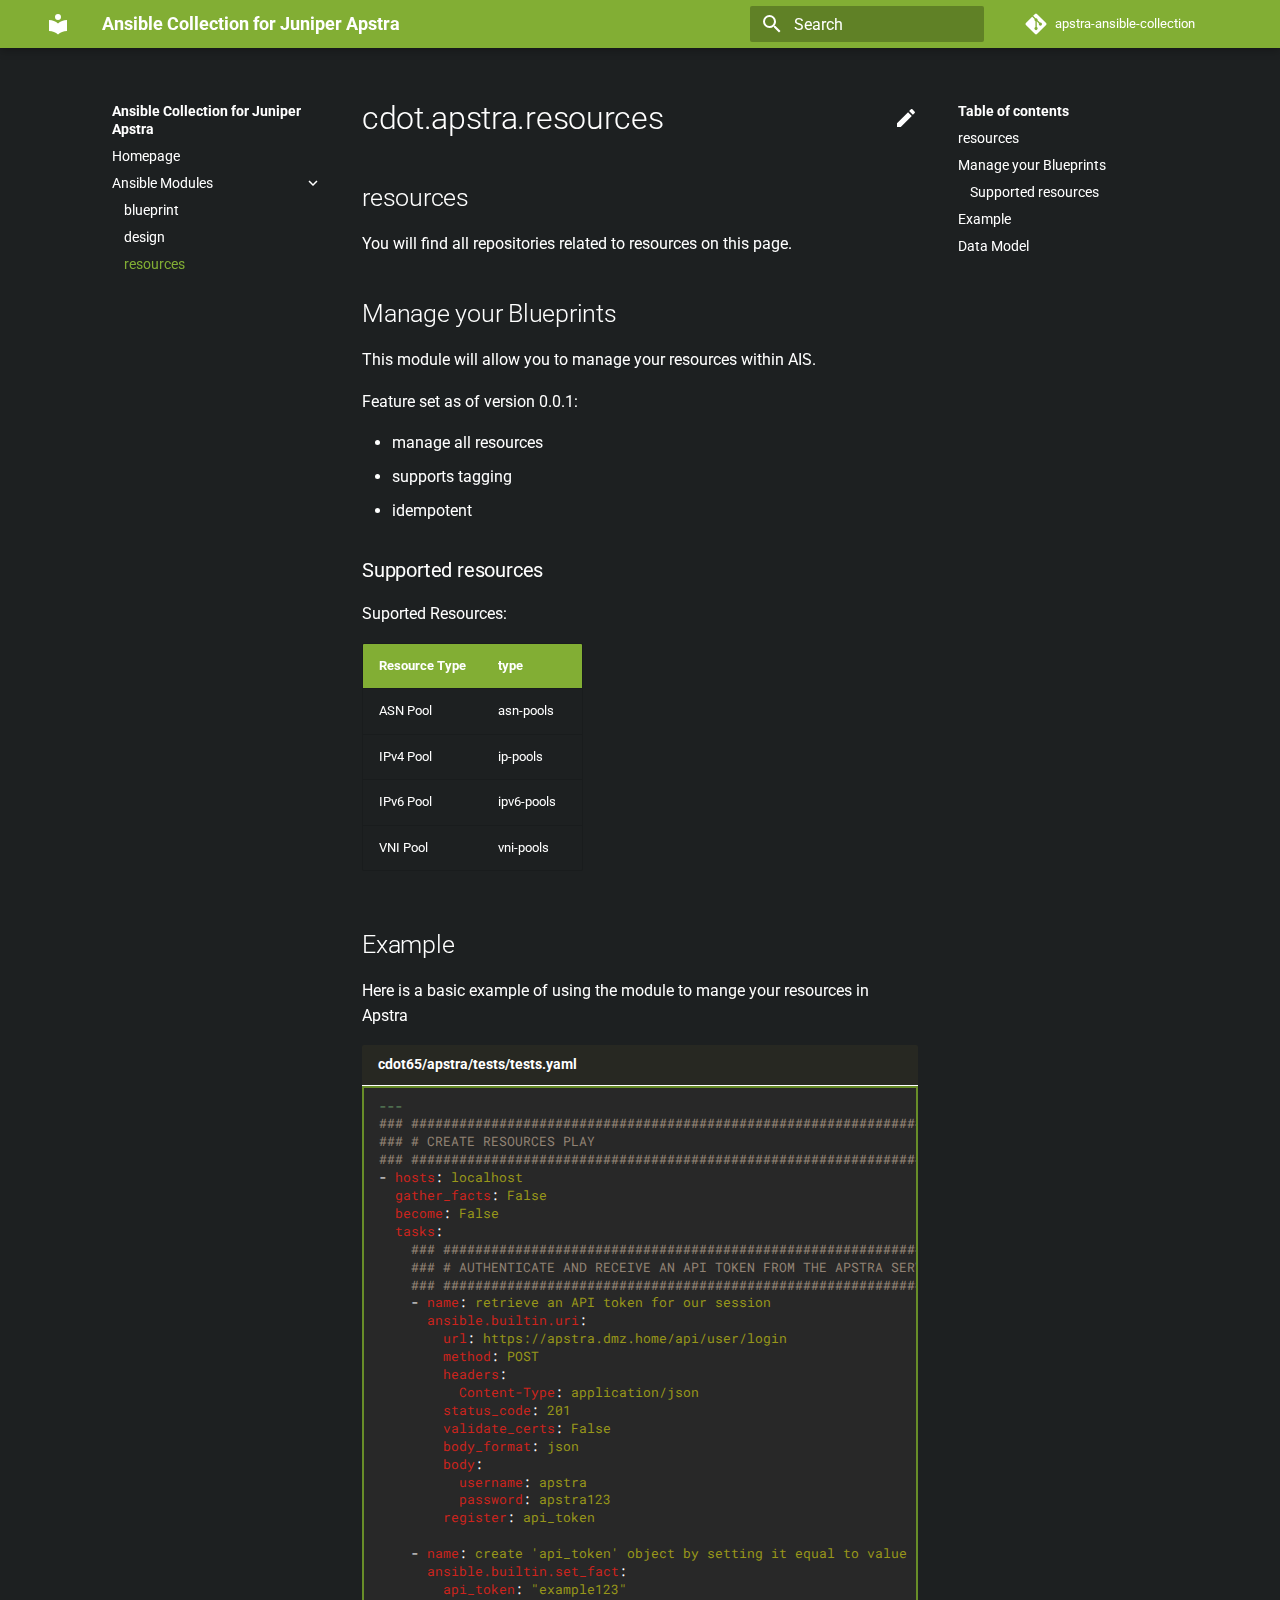
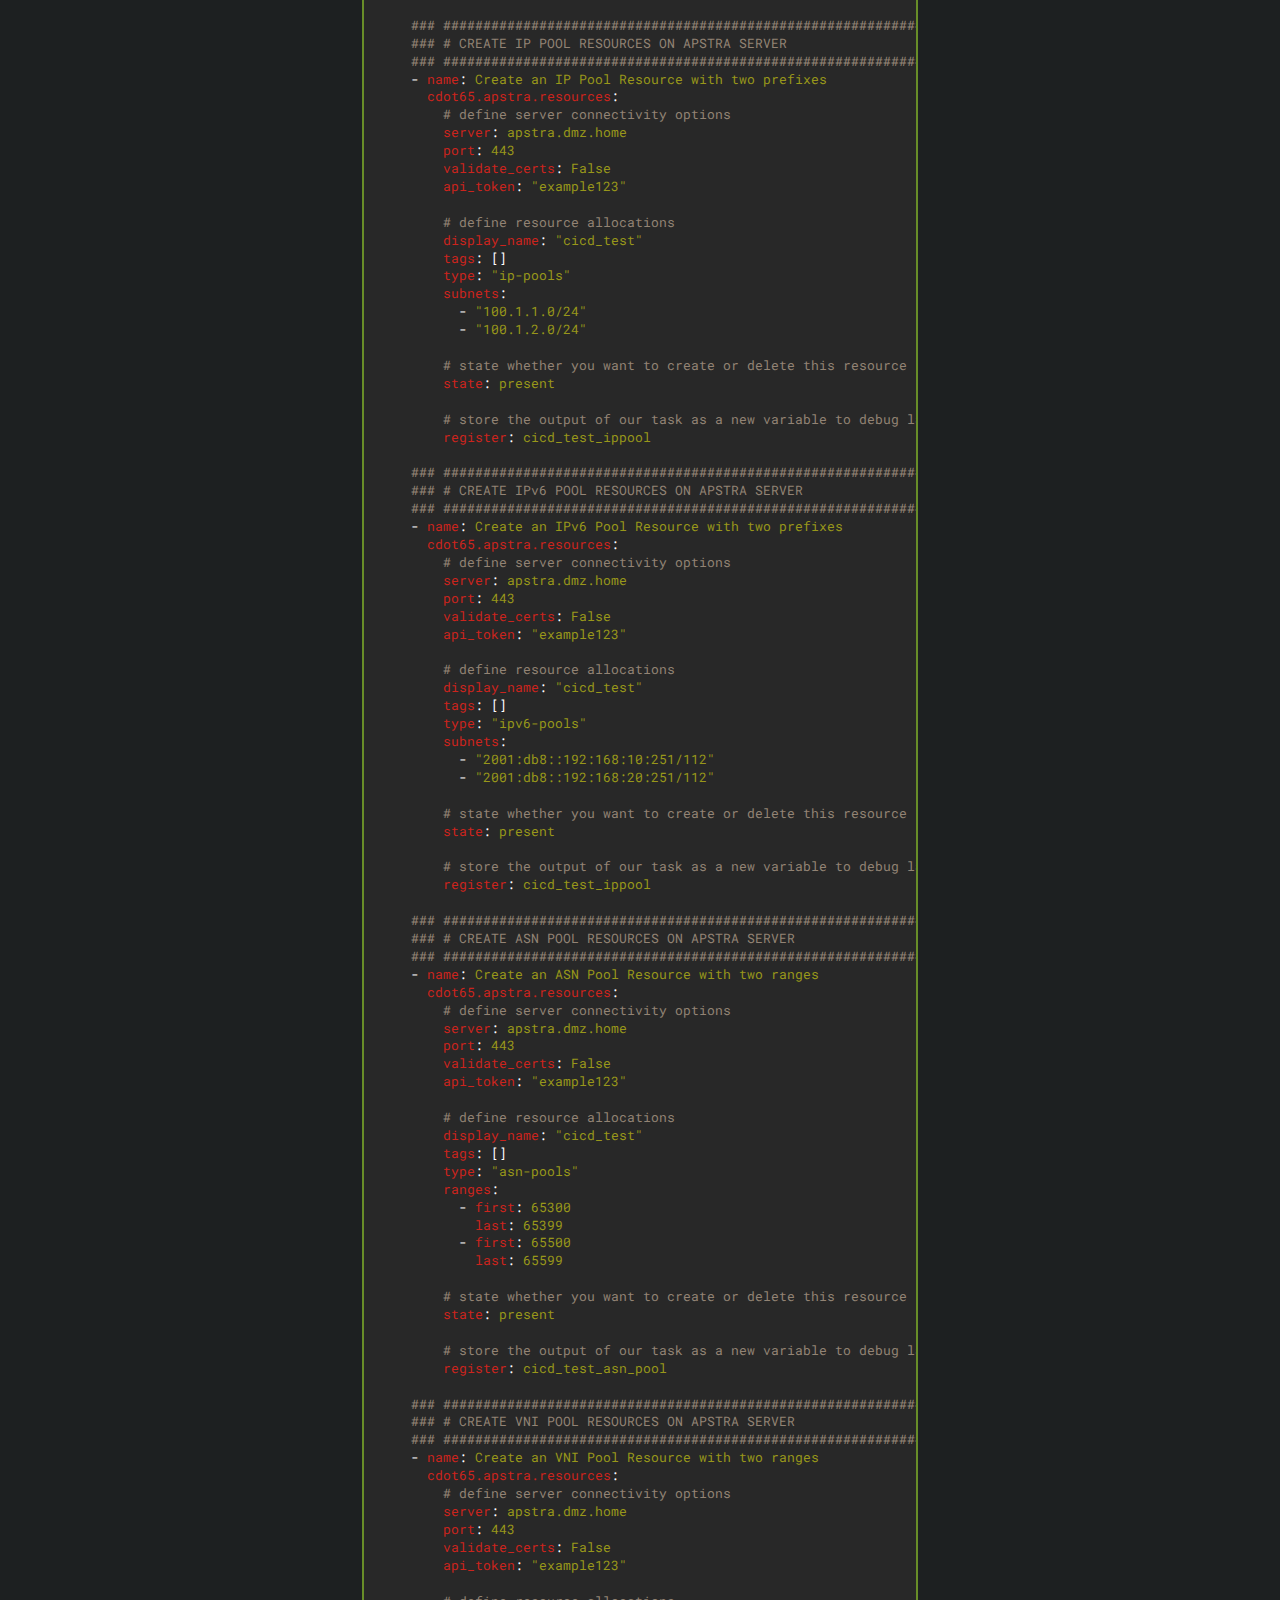
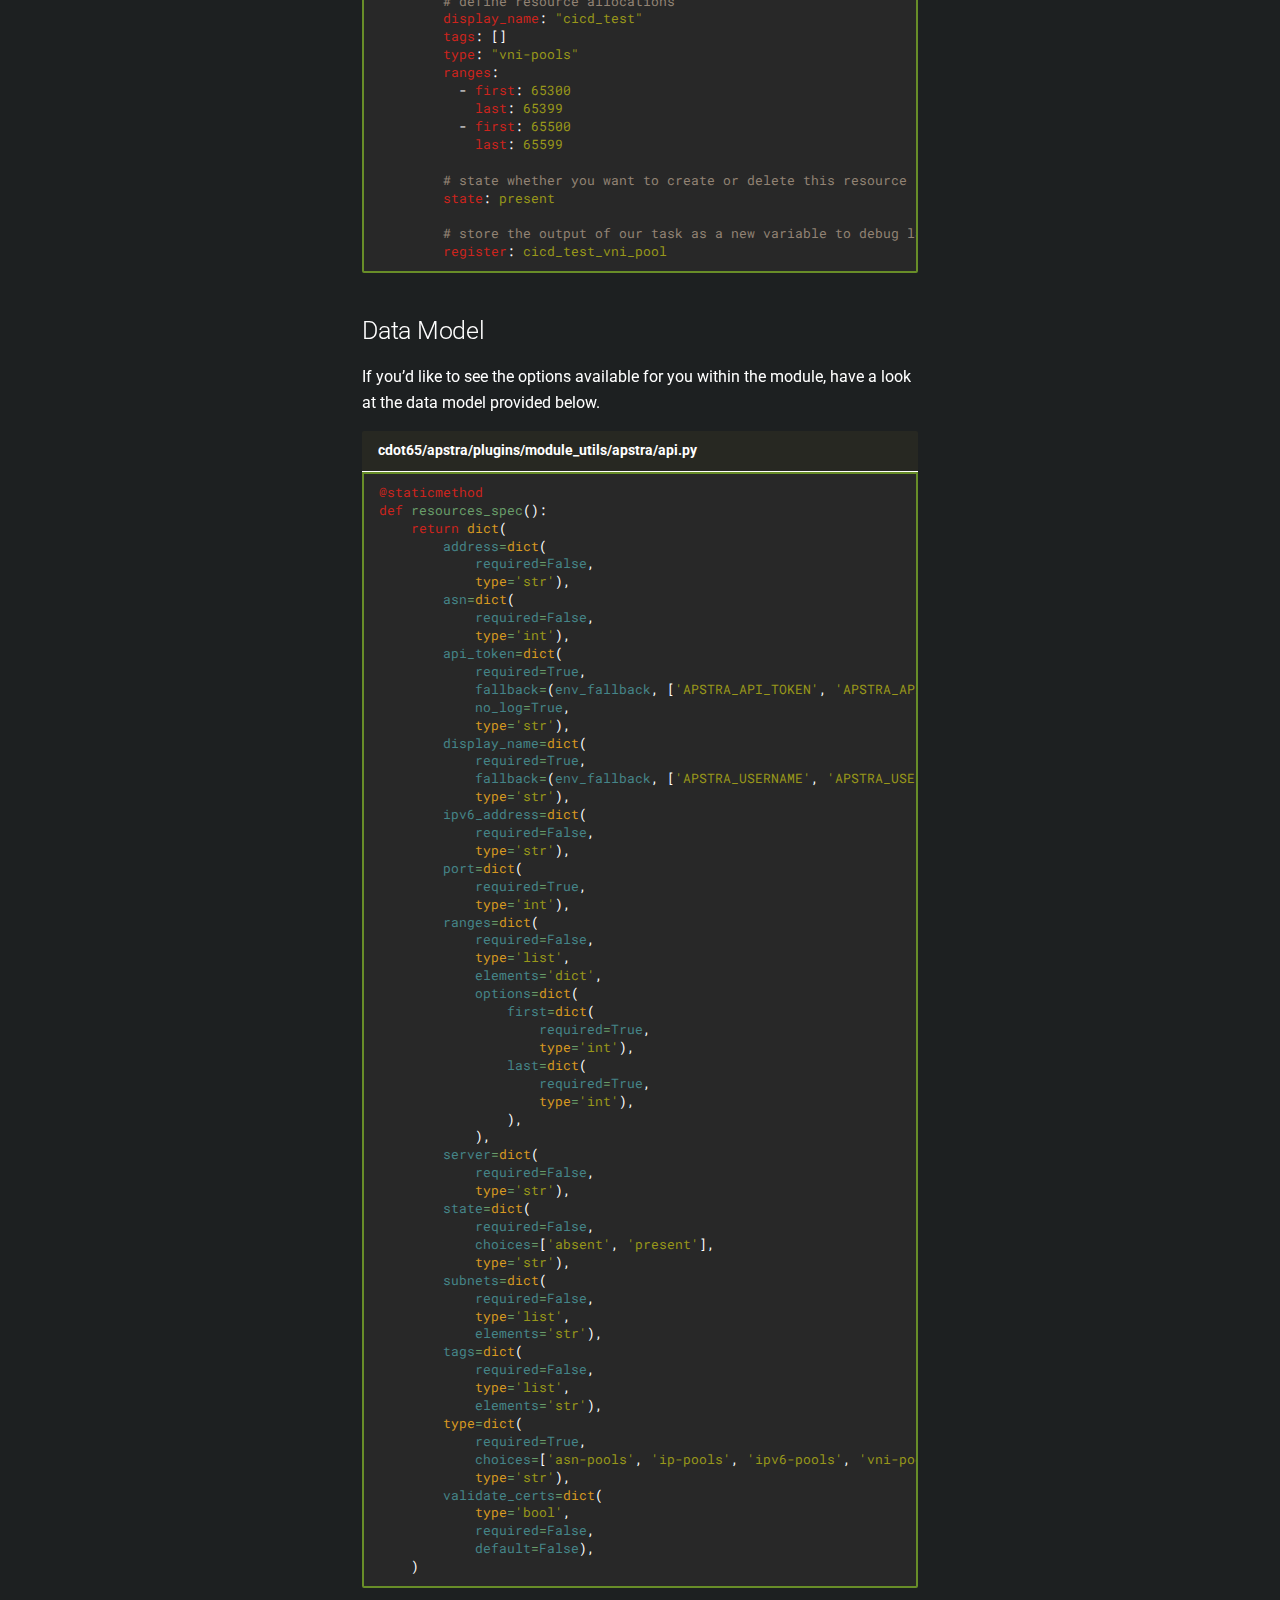
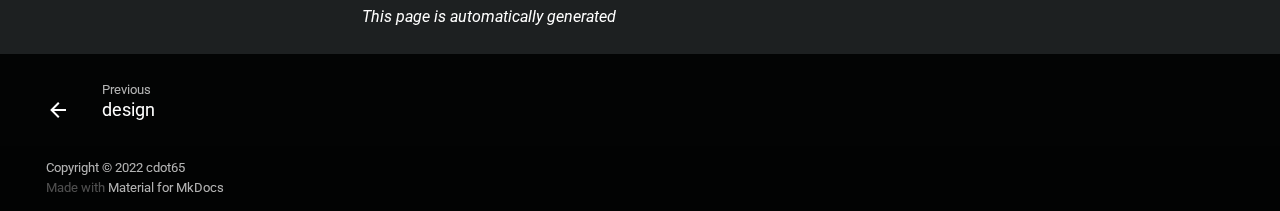
<file: resources/index.html>
<!doctype html>
<html lang="en" class="no-js">
  <head>
    
      <meta charset="utf-8">
      <meta name="viewport" content="width=device-width,initial-scale=1">
      
        <meta name="description" content="Ansible Collection for Juniper Apstra">
      
      
        <meta name="author" content="cdot65">
      
      
      <link rel="icon" href="../assets/images/favicon.png">
      <meta name="generator" content="mkdocs-1.3.1, mkdocs-material-8.3.9">
    
    
      
        <title>resources - Ansible Collection for Juniper Apstra</title>
      
    
    
      <link rel="stylesheet" href="../assets/stylesheets/main.1d29e8d0.min.css">
      
        
        <link rel="stylesheet" href="../assets/stylesheets/palette.cbb835fc.min.css">
        
      
      
    
    
    
      
        
        
        <link rel="preconnect" href="https://fonts.gstatic.com" crossorigin>
        <link rel="stylesheet" href="https://fonts.googleapis.com/css?family=Roboto:300,300i,400,400i,700,700i%7CRoboto+Mono:400,400i,700,700i&display=fallback">
        <style>:root{--md-text-font:"Roboto";--md-code-font:"Roboto Mono"}</style>
      
    
    
      <link rel="stylesheet" href="../stylesheets/cdot65.css">
    
    <script>__md_scope=new URL("..",location),__md_get=(e,_=localStorage,t=__md_scope)=>JSON.parse(_.getItem(t.pathname+"."+e)),__md_set=(e,_,t=localStorage,a=__md_scope)=>{try{t.setItem(a.pathname+"."+e,JSON.stringify(_))}catch(e){}}</script>
    
      

    
    
  </head>
  
  
    
    
    
    
    
    <body dir="ltr" data-md-color-scheme="" data-md-color-primary="none" data-md-color-accent="none">
  
    
    
    <input class="md-toggle" data-md-toggle="drawer" type="checkbox" id="__drawer" autocomplete="off">
    <input class="md-toggle" data-md-toggle="search" type="checkbox" id="__search" autocomplete="off">
    <label class="md-overlay" for="__drawer"></label>
    <div data-md-component="skip">
      
        
        <a href="#cdotapstraresources" class="md-skip">
          Skip to content
        </a>
      
    </div>
    <div data-md-component="announce">
      
    </div>
    
    
      

<header class="md-header" data-md-component="header">
  <nav class="md-header__inner md-grid" aria-label="Header">
    <a href=".." title="Ansible Collection for Juniper Apstra" class="md-header__button md-logo" aria-label="Ansible Collection for Juniper Apstra" data-md-component="logo">
      
  
  <svg xmlns="http://www.w3.org/2000/svg" viewBox="0 0 24 24"><path d="M12 8a3 3 0 0 0 3-3 3 3 0 0 0-3-3 3 3 0 0 0-3 3 3 3 0 0 0 3 3m0 3.54C9.64 9.35 6.5 8 3 8v11c3.5 0 6.64 1.35 9 3.54 2.36-2.19 5.5-3.54 9-3.54V8c-3.5 0-6.64 1.35-9 3.54Z"/></svg>

    </a>
    <label class="md-header__button md-icon" for="__drawer">
      <svg xmlns="http://www.w3.org/2000/svg" viewBox="0 0 24 24"><path d="M3 6h18v2H3V6m0 5h18v2H3v-2m0 5h18v2H3v-2Z"/></svg>
    </label>
    <div class="md-header__title" data-md-component="header-title">
      <div class="md-header__ellipsis">
        <div class="md-header__topic">
          <span class="md-ellipsis">
            Ansible Collection for Juniper Apstra
          </span>
        </div>
        <div class="md-header__topic" data-md-component="header-topic">
          <span class="md-ellipsis">
            
              resources
            
          </span>
        </div>
      </div>
    </div>
    
    
    
      <label class="md-header__button md-icon" for="__search">
        <svg xmlns="http://www.w3.org/2000/svg" viewBox="0 0 24 24"><path d="M9.5 3A6.5 6.5 0 0 1 16 9.5c0 1.61-.59 3.09-1.56 4.23l.27.27h.79l5 5-1.5 1.5-5-5v-.79l-.27-.27A6.516 6.516 0 0 1 9.5 16 6.5 6.5 0 0 1 3 9.5 6.5 6.5 0 0 1 9.5 3m0 2C7 5 5 7 5 9.5S7 14 9.5 14 14 12 14 9.5 12 5 9.5 5Z"/></svg>
      </label>
      <div class="md-search" data-md-component="search" role="dialog">
  <label class="md-search__overlay" for="__search"></label>
  <div class="md-search__inner" role="search">
    <form class="md-search__form" name="search">
      <input type="text" class="md-search__input" name="query" aria-label="Search" placeholder="Search" autocapitalize="off" autocorrect="off" autocomplete="off" spellcheck="false" data-md-component="search-query" required>
      <label class="md-search__icon md-icon" for="__search">
        <svg xmlns="http://www.w3.org/2000/svg" viewBox="0 0 24 24"><path d="M9.5 3A6.5 6.5 0 0 1 16 9.5c0 1.61-.59 3.09-1.56 4.23l.27.27h.79l5 5-1.5 1.5-5-5v-.79l-.27-.27A6.516 6.516 0 0 1 9.5 16 6.5 6.5 0 0 1 3 9.5 6.5 6.5 0 0 1 9.5 3m0 2C7 5 5 7 5 9.5S7 14 9.5 14 14 12 14 9.5 12 5 9.5 5Z"/></svg>
        <svg xmlns="http://www.w3.org/2000/svg" viewBox="0 0 24 24"><path d="M20 11v2H8l5.5 5.5-1.42 1.42L4.16 12l7.92-7.92L13.5 5.5 8 11h12Z"/></svg>
      </label>
      <nav class="md-search__options" aria-label="Search">
        
        <button type="reset" class="md-search__icon md-icon" aria-label="Clear" tabindex="-1">
          <svg xmlns="http://www.w3.org/2000/svg" viewBox="0 0 24 24"><path d="M19 6.41 17.59 5 12 10.59 6.41 5 5 6.41 10.59 12 5 17.59 6.41 19 12 13.41 17.59 19 19 17.59 13.41 12 19 6.41Z"/></svg>
        </button>
      </nav>
      
    </form>
    <div class="md-search__output">
      <div class="md-search__scrollwrap" data-md-scrollfix>
        <div class="md-search-result" data-md-component="search-result">
          <div class="md-search-result__meta">
            Initializing search
          </div>
          <ol class="md-search-result__list"></ol>
        </div>
      </div>
    </div>
  </div>
</div>
    
    
      <div class="md-header__source">
        <a href="https://github.com/cdot65/apstra-ansible-collection" title="Go to repository" class="md-source" data-md-component="source">
  <div class="md-source__icon md-icon">
    
    <svg xmlns="http://www.w3.org/2000/svg" viewBox="0 0 448 512"><!--! Font Awesome Free 6.1.1 by @fontawesome - https://fontawesome.com License - https://fontawesome.com/license/free (Icons: CC BY 4.0, Fonts: SIL OFL 1.1, Code: MIT License) Copyright 2022 Fonticons, Inc.--><path d="M439.55 236.05 244 40.45a28.87 28.87 0 0 0-40.81 0l-40.66 40.63 51.52 51.52c27.06-9.14 52.68 16.77 43.39 43.68l49.66 49.66c34.23-11.8 61.18 31 35.47 56.69-26.49 26.49-70.21-2.87-56-37.34L240.22 199v121.85c25.3 12.54 22.26 41.85 9.08 55a34.34 34.34 0 0 1-48.55 0c-17.57-17.6-11.07-46.91 11.25-56v-123c-20.8-8.51-24.6-30.74-18.64-45L142.57 101 8.45 235.14a28.86 28.86 0 0 0 0 40.81l195.61 195.6a28.86 28.86 0 0 0 40.8 0l194.69-194.69a28.86 28.86 0 0 0 0-40.81z"/></svg>
  </div>
  <div class="md-source__repository">
    apstra-ansible-collection
  </div>
</a>
      </div>
    
  </nav>
  
</header>
    
    <div class="md-container" data-md-component="container">
      
      
        
          
        
      
      <main class="md-main" data-md-component="main">
        <div class="md-main__inner md-grid">
          
            
              
              <div class="md-sidebar md-sidebar--primary" data-md-component="sidebar" data-md-type="navigation" >
                <div class="md-sidebar__scrollwrap">
                  <div class="md-sidebar__inner">
                    


<nav class="md-nav md-nav--primary" aria-label="Navigation" data-md-level="0">
  <label class="md-nav__title" for="__drawer">
    <a href=".." title="Ansible Collection for Juniper Apstra" class="md-nav__button md-logo" aria-label="Ansible Collection for Juniper Apstra" data-md-component="logo">
      
  
  <svg xmlns="http://www.w3.org/2000/svg" viewBox="0 0 24 24"><path d="M12 8a3 3 0 0 0 3-3 3 3 0 0 0-3-3 3 3 0 0 0-3 3 3 3 0 0 0 3 3m0 3.54C9.64 9.35 6.5 8 3 8v11c3.5 0 6.64 1.35 9 3.54 2.36-2.19 5.5-3.54 9-3.54V8c-3.5 0-6.64 1.35-9 3.54Z"/></svg>

    </a>
    Ansible Collection for Juniper Apstra
  </label>
  
    <div class="md-nav__source">
      <a href="https://github.com/cdot65/apstra-ansible-collection" title="Go to repository" class="md-source" data-md-component="source">
  <div class="md-source__icon md-icon">
    
    <svg xmlns="http://www.w3.org/2000/svg" viewBox="0 0 448 512"><!--! Font Awesome Free 6.1.1 by @fontawesome - https://fontawesome.com License - https://fontawesome.com/license/free (Icons: CC BY 4.0, Fonts: SIL OFL 1.1, Code: MIT License) Copyright 2022 Fonticons, Inc.--><path d="M439.55 236.05 244 40.45a28.87 28.87 0 0 0-40.81 0l-40.66 40.63 51.52 51.52c27.06-9.14 52.68 16.77 43.39 43.68l49.66 49.66c34.23-11.8 61.18 31 35.47 56.69-26.49 26.49-70.21-2.87-56-37.34L240.22 199v121.85c25.3 12.54 22.26 41.85 9.08 55a34.34 34.34 0 0 1-48.55 0c-17.57-17.6-11.07-46.91 11.25-56v-123c-20.8-8.51-24.6-30.74-18.64-45L142.57 101 8.45 235.14a28.86 28.86 0 0 0 0 40.81l195.61 195.6a28.86 28.86 0 0 0 40.8 0l194.69-194.69a28.86 28.86 0 0 0 0-40.81z"/></svg>
  </div>
  <div class="md-source__repository">
    apstra-ansible-collection
  </div>
</a>
    </div>
  
  <ul class="md-nav__list" data-md-scrollfix>
    
      
      
      

  
  
  
    <li class="md-nav__item">
      <a href=".." class="md-nav__link">
        Homepage
      </a>
    </li>
  

    
      
      
      

  
  
    
  
  
    
    <li class="md-nav__item md-nav__item--active md-nav__item--nested">
      
      
        <input class="md-nav__toggle md-toggle" data-md-toggle="__nav_2" type="checkbox" id="__nav_2" checked>
      
      
      
      
        <label class="md-nav__link" for="__nav_2">
          Ansible Modules
          <span class="md-nav__icon md-icon"></span>
        </label>
      
      <nav class="md-nav" aria-label="Ansible Modules" data-md-level="1">
        <label class="md-nav__title" for="__nav_2">
          <span class="md-nav__icon md-icon"></span>
          Ansible Modules
        </label>
        <ul class="md-nav__list" data-md-scrollfix>
          
            
              
  
  
  
    <li class="md-nav__item">
      <a href="../blueprint/" class="md-nav__link">
        blueprint
      </a>
    </li>
  

            
          
            
              
  
  
  
    <li class="md-nav__item">
      <a href="../design/" class="md-nav__link">
        design
      </a>
    </li>
  

            
          
            
              
  
  
    
  
  
    <li class="md-nav__item md-nav__item--active">
      
      <input class="md-nav__toggle md-toggle" data-md-toggle="toc" type="checkbox" id="__toc">
      
      
        
      
      
        <label class="md-nav__link md-nav__link--active" for="__toc">
          resources
          <span class="md-nav__icon md-icon"></span>
        </label>
      
      <a href="./" class="md-nav__link md-nav__link--active">
        resources
      </a>
      
        

<nav class="md-nav md-nav--secondary" aria-label="Table of contents">
  
  
  
    
  
  
    <label class="md-nav__title" for="__toc">
      <span class="md-nav__icon md-icon"></span>
      Table of contents
    </label>
    <ul class="md-nav__list" data-md-component="toc" data-md-scrollfix>
      
        <li class="md-nav__item">
  <a href="#resources" class="md-nav__link">
    resources
  </a>
  
</li>
      
        <li class="md-nav__item">
  <a href="#manage-your-blueprints" class="md-nav__link">
    Manage your Blueprints
  </a>
  
    <nav class="md-nav" aria-label="Manage your Blueprints">
      <ul class="md-nav__list">
        
          <li class="md-nav__item">
  <a href="#supported-resources" class="md-nav__link">
    Supported resources
  </a>
  
</li>
        
      </ul>
    </nav>
  
</li>
      
        <li class="md-nav__item">
  <a href="#example" class="md-nav__link">
    Example
  </a>
  
</li>
      
        <li class="md-nav__item">
  <a href="#data-model" class="md-nav__link">
    Data Model
  </a>
  
</li>
      
    </ul>
  
</nav>
      
    </li>
  

            
          
        </ul>
      </nav>
    </li>
  

    
  </ul>
</nav>
                  </div>
                </div>
              </div>
            
            
              
              <div class="md-sidebar md-sidebar--secondary" data-md-component="sidebar" data-md-type="toc" >
                <div class="md-sidebar__scrollwrap">
                  <div class="md-sidebar__inner">
                    

<nav class="md-nav md-nav--secondary" aria-label="Table of contents">
  
  
  
    
  
  
    <label class="md-nav__title" for="__toc">
      <span class="md-nav__icon md-icon"></span>
      Table of contents
    </label>
    <ul class="md-nav__list" data-md-component="toc" data-md-scrollfix>
      
        <li class="md-nav__item">
  <a href="#resources" class="md-nav__link">
    resources
  </a>
  
</li>
      
        <li class="md-nav__item">
  <a href="#manage-your-blueprints" class="md-nav__link">
    Manage your Blueprints
  </a>
  
    <nav class="md-nav" aria-label="Manage your Blueprints">
      <ul class="md-nav__list">
        
          <li class="md-nav__item">
  <a href="#supported-resources" class="md-nav__link">
    Supported resources
  </a>
  
</li>
        
      </ul>
    </nav>
  
</li>
      
        <li class="md-nav__item">
  <a href="#example" class="md-nav__link">
    Example
  </a>
  
</li>
      
        <li class="md-nav__item">
  <a href="#data-model" class="md-nav__link">
    Data Model
  </a>
  
</li>
      
    </ul>
  
</nav>
                  </div>
                </div>
              </div>
            
          
          <div class="md-content" data-md-component="content">
            <article class="md-content__inner md-typeset">
              
                
  <a href="https://github.com/cdot65/apstra-ansible-collection/edit/master/docs/resources.md" title="Edit this page" class="md-content__button md-icon">
    <svg xmlns="http://www.w3.org/2000/svg" viewBox="0 0 24 24"><path d="M20.71 7.04c.39-.39.39-1.04 0-1.41l-2.34-2.34c-.37-.39-1.02-.39-1.41 0l-1.84 1.83 3.75 3.75M3 17.25V21h3.75L17.81 9.93l-3.75-3.75L3 17.25Z"/></svg>
  </a>



<h1 id="cdotapstraresources">cdot.apstra.resources<a class="headerlink" href="#cdotapstraresources" title="Permanent link">#</a></h1>
<h2 id="resources">resources<a class="headerlink" href="#resources" title="Permanent link">#</a></h2>
<p>You will find all repositories related to resources on this page.</p>
<h2 id="manage-your-blueprints">Manage your Blueprints<a class="headerlink" href="#manage-your-blueprints" title="Permanent link">#</a></h2>
<p>This module will allow you to manage your resources within AIS.</p>
<p>Feature set as of version 0.0.1:</p>
<ul>
<li>manage all resources</li>
<li>supports tagging</li>
<li>idempotent</li>
</ul>
<h3 id="supported-resources">Supported resources<a class="headerlink" href="#supported-resources" title="Permanent link">#</a></h3>
<p>Suported Resources:</p>
<table>
<thead>
<tr>
<th>Resource Type</th>
<th>type</th>
</tr>
</thead>
<tbody>
<tr>
<td>ASN Pool</td>
<td>asn-pools</td>
</tr>
<tr>
<td>IPv4 Pool</td>
<td>ip-pools</td>
</tr>
<tr>
<td>IPv6 Pool</td>
<td>ipv6-pools</td>
</tr>
<tr>
<td>VNI Pool</td>
<td>vni-pools</td>
</tr>
</tbody>
</table>
<h2 id="example">Example<a class="headerlink" href="#example" title="Permanent link">#</a></h2>
<p>Here is a basic example of using the module to mange your resources in Apstra</p>
<div class="highlight"><span class="filename">cdot65/apstra/tests/tests.yaml</span><pre><span></span><code><span class="nn">---</span><span class="w"></span>
<span class="c1">### #################################################################</span><span class="w"></span>
<span class="c1">### # CREATE RESOURCES PLAY</span><span class="w"></span>
<span class="c1">### #################################################################</span><span class="w"></span>
<span class="p p-Indicator">-</span><span class="w"> </span><span class="nt">hosts</span><span class="p">:</span><span class="w"> </span><span class="l l-Scalar l-Scalar-Plain">localhost</span><span class="w"></span>
<span class="w">  </span><span class="nt">gather_facts</span><span class="p">:</span><span class="w"> </span><span class="l l-Scalar l-Scalar-Plain">False</span><span class="w"></span>
<span class="w">  </span><span class="nt">become</span><span class="p">:</span><span class="w"> </span><span class="l l-Scalar l-Scalar-Plain">False</span><span class="w"></span>
<span class="w">  </span><span class="nt">tasks</span><span class="p">:</span><span class="w"></span>
<span class="w">    </span><span class="c1">### #################################################################</span><span class="w"></span>
<span class="w">    </span><span class="c1">### # AUTHENTICATE AND RECEIVE AN API TOKEN FROM THE APSTRA SERVER</span><span class="w"></span>
<span class="w">    </span><span class="c1">### #################################################################</span><span class="w"></span>
<span class="w">    </span><span class="p p-Indicator">-</span><span class="w"> </span><span class="nt">name</span><span class="p">:</span><span class="w"> </span><span class="l l-Scalar l-Scalar-Plain">retrieve an API token for our session</span><span class="w"></span>
<span class="w">      </span><span class="nt">ansible.builtin.uri</span><span class="p">:</span><span class="w"></span>
<span class="w">        </span><span class="nt">url</span><span class="p">:</span><span class="w"> </span><span class="l l-Scalar l-Scalar-Plain">https://apstra.dmz.home/api/user/login</span><span class="w"></span>
<span class="w">        </span><span class="nt">method</span><span class="p">:</span><span class="w"> </span><span class="l l-Scalar l-Scalar-Plain">POST</span><span class="w"></span>
<span class="w">        </span><span class="nt">headers</span><span class="p">:</span><span class="w"></span>
<span class="w">          </span><span class="nt">Content-Type</span><span class="p">:</span><span class="w"> </span><span class="l l-Scalar l-Scalar-Plain">application/json</span><span class="w"></span>
<span class="w">        </span><span class="nt">status_code</span><span class="p">:</span><span class="w"> </span><span class="l l-Scalar l-Scalar-Plain">201</span><span class="w"></span>
<span class="w">        </span><span class="nt">validate_certs</span><span class="p">:</span><span class="w"> </span><span class="l l-Scalar l-Scalar-Plain">False</span><span class="w"></span>
<span class="w">        </span><span class="nt">body_format</span><span class="p">:</span><span class="w"> </span><span class="l l-Scalar l-Scalar-Plain">json</span><span class="w"></span>
<span class="w">        </span><span class="nt">body</span><span class="p">:</span><span class="w"></span>
<span class="w">          </span><span class="nt">username</span><span class="p">:</span><span class="w"> </span><span class="l l-Scalar l-Scalar-Plain">apstra</span><span class="w"></span>
<span class="w">          </span><span class="nt">password</span><span class="p">:</span><span class="w"> </span><span class="l l-Scalar l-Scalar-Plain">apstra123</span><span class="w"></span>
<span class="w">        </span><span class="nt">register</span><span class="p">:</span><span class="w"> </span><span class="l l-Scalar l-Scalar-Plain">api_token</span><span class="w"></span>

<span class="w">    </span><span class="p p-Indicator">-</span><span class="w"> </span><span class="nt">name</span><span class="p">:</span><span class="w"> </span><span class="l l-Scalar l-Scalar-Plain">create &#39;api_token&#39; object by setting it equal to value in response</span><span class="w"></span>
<span class="w">      </span><span class="nt">ansible.builtin.set_fact</span><span class="p">:</span><span class="w"></span>
<span class="w">        </span><span class="nt">api_token</span><span class="p">:</span><span class="w"> </span><span class="s">&quot;example123&quot;</span><span class="w"></span>

<span class="w">    </span><span class="c1">### #################################################################</span><span class="w"></span>
<span class="w">    </span><span class="c1">### # CREATE IP POOL RESOURCES ON APSTRA SERVER</span><span class="w"></span>
<span class="w">    </span><span class="c1">### #################################################################</span><span class="w"></span>
<span class="w">    </span><span class="p p-Indicator">-</span><span class="w"> </span><span class="nt">name</span><span class="p">:</span><span class="w"> </span><span class="l l-Scalar l-Scalar-Plain">Create an IP Pool Resource with two prefixes</span><span class="w"></span>
<span class="w">      </span><span class="nt">cdot65.apstra.resources</span><span class="p">:</span><span class="w"></span>
<span class="w">        </span><span class="c1"># define server connectivity options</span><span class="w"></span>
<span class="w">        </span><span class="nt">server</span><span class="p">:</span><span class="w"> </span><span class="l l-Scalar l-Scalar-Plain">apstra.dmz.home</span><span class="w"></span>
<span class="w">        </span><span class="nt">port</span><span class="p">:</span><span class="w"> </span><span class="l l-Scalar l-Scalar-Plain">443</span><span class="w"></span>
<span class="w">        </span><span class="nt">validate_certs</span><span class="p">:</span><span class="w"> </span><span class="l l-Scalar l-Scalar-Plain">False</span><span class="w"></span>
<span class="w">        </span><span class="nt">api_token</span><span class="p">:</span><span class="w"> </span><span class="s">&quot;example123&quot;</span><span class="w"></span>

<span class="w">        </span><span class="c1"># define resource allocations</span><span class="w"></span>
<span class="w">        </span><span class="nt">display_name</span><span class="p">:</span><span class="w"> </span><span class="s">&quot;cicd_test&quot;</span><span class="w"></span>
<span class="w">        </span><span class="nt">tags</span><span class="p">:</span><span class="w"> </span><span class="p p-Indicator">[]</span><span class="w"></span>
<span class="w">        </span><span class="nt">type</span><span class="p">:</span><span class="w"> </span><span class="s">&quot;ip-pools&quot;</span><span class="w"></span>
<span class="w">        </span><span class="nt">subnets</span><span class="p">:</span><span class="w"></span>
<span class="w">          </span><span class="p p-Indicator">-</span><span class="w"> </span><span class="s">&quot;100.1.1.0/24&quot;</span><span class="w"></span>
<span class="w">          </span><span class="p p-Indicator">-</span><span class="w"> </span><span class="s">&quot;100.1.2.0/24&quot;</span><span class="w"></span>

<span class="w">        </span><span class="c1"># state whether you want to create or delete this resource</span><span class="w"></span>
<span class="w">        </span><span class="nt">state</span><span class="p">:</span><span class="w"> </span><span class="l l-Scalar l-Scalar-Plain">present</span><span class="w"></span>

<span class="w">        </span><span class="c1"># store the output of our task as a new variable to debug later</span><span class="w"></span>
<span class="w">        </span><span class="nt">register</span><span class="p">:</span><span class="w"> </span><span class="l l-Scalar l-Scalar-Plain">cicd_test_ippool</span><span class="w"></span>

<span class="w">    </span><span class="c1">### #################################################################</span><span class="w"></span>
<span class="w">    </span><span class="c1">### # CREATE IPv6 POOL RESOURCES ON APSTRA SERVER</span><span class="w"></span>
<span class="w">    </span><span class="c1">### #################################################################</span><span class="w"></span>
<span class="w">    </span><span class="p p-Indicator">-</span><span class="w"> </span><span class="nt">name</span><span class="p">:</span><span class="w"> </span><span class="l l-Scalar l-Scalar-Plain">Create an IPv6 Pool Resource with two prefixes</span><span class="w"></span>
<span class="w">      </span><span class="nt">cdot65.apstra.resources</span><span class="p">:</span><span class="w"></span>
<span class="w">        </span><span class="c1"># define server connectivity options</span><span class="w"></span>
<span class="w">        </span><span class="nt">server</span><span class="p">:</span><span class="w"> </span><span class="l l-Scalar l-Scalar-Plain">apstra.dmz.home</span><span class="w"></span>
<span class="w">        </span><span class="nt">port</span><span class="p">:</span><span class="w"> </span><span class="l l-Scalar l-Scalar-Plain">443</span><span class="w"></span>
<span class="w">        </span><span class="nt">validate_certs</span><span class="p">:</span><span class="w"> </span><span class="l l-Scalar l-Scalar-Plain">False</span><span class="w"></span>
<span class="w">        </span><span class="nt">api_token</span><span class="p">:</span><span class="w"> </span><span class="s">&quot;example123&quot;</span><span class="w"></span>

<span class="w">        </span><span class="c1"># define resource allocations</span><span class="w"></span>
<span class="w">        </span><span class="nt">display_name</span><span class="p">:</span><span class="w"> </span><span class="s">&quot;cicd_test&quot;</span><span class="w"></span>
<span class="w">        </span><span class="nt">tags</span><span class="p">:</span><span class="w"> </span><span class="p p-Indicator">[]</span><span class="w"></span>
<span class="w">        </span><span class="nt">type</span><span class="p">:</span><span class="w"> </span><span class="s">&quot;ipv6-pools&quot;</span><span class="w"></span>
<span class="w">        </span><span class="nt">subnets</span><span class="p">:</span><span class="w"></span>
<span class="w">          </span><span class="p p-Indicator">-</span><span class="w"> </span><span class="s">&quot;2001:db8::192:168:10:251/112&quot;</span><span class="w"></span>
<span class="w">          </span><span class="p p-Indicator">-</span><span class="w"> </span><span class="s">&quot;2001:db8::192:168:20:251/112&quot;</span><span class="w"></span>

<span class="w">        </span><span class="c1"># state whether you want to create or delete this resource</span><span class="w"></span>
<span class="w">        </span><span class="nt">state</span><span class="p">:</span><span class="w"> </span><span class="l l-Scalar l-Scalar-Plain">present</span><span class="w"></span>

<span class="w">        </span><span class="c1"># store the output of our task as a new variable to debug later</span><span class="w"></span>
<span class="w">        </span><span class="nt">register</span><span class="p">:</span><span class="w"> </span><span class="l l-Scalar l-Scalar-Plain">cicd_test_ippool</span><span class="w"></span>

<span class="w">    </span><span class="c1">### #################################################################</span><span class="w"></span>
<span class="w">    </span><span class="c1">### # CREATE ASN POOL RESOURCES ON APSTRA SERVER</span><span class="w"></span>
<span class="w">    </span><span class="c1">### #################################################################</span><span class="w"></span>
<span class="w">    </span><span class="p p-Indicator">-</span><span class="w"> </span><span class="nt">name</span><span class="p">:</span><span class="w"> </span><span class="l l-Scalar l-Scalar-Plain">Create an ASN Pool Resource with two ranges</span><span class="w"></span>
<span class="w">      </span><span class="nt">cdot65.apstra.resources</span><span class="p">:</span><span class="w"></span>
<span class="w">        </span><span class="c1"># define server connectivity options</span><span class="w"></span>
<span class="w">        </span><span class="nt">server</span><span class="p">:</span><span class="w"> </span><span class="l l-Scalar l-Scalar-Plain">apstra.dmz.home</span><span class="w"></span>
<span class="w">        </span><span class="nt">port</span><span class="p">:</span><span class="w"> </span><span class="l l-Scalar l-Scalar-Plain">443</span><span class="w"></span>
<span class="w">        </span><span class="nt">validate_certs</span><span class="p">:</span><span class="w"> </span><span class="l l-Scalar l-Scalar-Plain">False</span><span class="w"></span>
<span class="w">        </span><span class="nt">api_token</span><span class="p">:</span><span class="w"> </span><span class="s">&quot;example123&quot;</span><span class="w"></span>

<span class="w">        </span><span class="c1"># define resource allocations</span><span class="w"></span>
<span class="w">        </span><span class="nt">display_name</span><span class="p">:</span><span class="w"> </span><span class="s">&quot;cicd_test&quot;</span><span class="w"></span>
<span class="w">        </span><span class="nt">tags</span><span class="p">:</span><span class="w"> </span><span class="p p-Indicator">[]</span><span class="w"></span>
<span class="w">        </span><span class="nt">type</span><span class="p">:</span><span class="w"> </span><span class="s">&quot;asn-pools&quot;</span><span class="w"></span>
<span class="w">        </span><span class="nt">ranges</span><span class="p">:</span><span class="w"></span>
<span class="w">          </span><span class="p p-Indicator">-</span><span class="w"> </span><span class="nt">first</span><span class="p">:</span><span class="w"> </span><span class="l l-Scalar l-Scalar-Plain">65300</span><span class="w"></span>
<span class="w">            </span><span class="nt">last</span><span class="p">:</span><span class="w"> </span><span class="l l-Scalar l-Scalar-Plain">65399</span><span class="w"></span>
<span class="w">          </span><span class="p p-Indicator">-</span><span class="w"> </span><span class="nt">first</span><span class="p">:</span><span class="w"> </span><span class="l l-Scalar l-Scalar-Plain">65500</span><span class="w"></span>
<span class="w">            </span><span class="nt">last</span><span class="p">:</span><span class="w"> </span><span class="l l-Scalar l-Scalar-Plain">65599</span><span class="w"></span>

<span class="w">        </span><span class="c1"># state whether you want to create or delete this resource</span><span class="w"></span>
<span class="w">        </span><span class="nt">state</span><span class="p">:</span><span class="w"> </span><span class="l l-Scalar l-Scalar-Plain">present</span><span class="w"></span>

<span class="w">        </span><span class="c1"># store the output of our task as a new variable to debug later</span><span class="w"></span>
<span class="w">        </span><span class="nt">register</span><span class="p">:</span><span class="w"> </span><span class="l l-Scalar l-Scalar-Plain">cicd_test_asn_pool</span><span class="w"></span>

<span class="w">    </span><span class="c1">### #################################################################</span><span class="w"></span>
<span class="w">    </span><span class="c1">### # CREATE VNI POOL RESOURCES ON APSTRA SERVER</span><span class="w"></span>
<span class="w">    </span><span class="c1">### #################################################################</span><span class="w"></span>
<span class="w">    </span><span class="p p-Indicator">-</span><span class="w"> </span><span class="nt">name</span><span class="p">:</span><span class="w"> </span><span class="l l-Scalar l-Scalar-Plain">Create an VNI Pool Resource with two ranges</span><span class="w"></span>
<span class="w">      </span><span class="nt">cdot65.apstra.resources</span><span class="p">:</span><span class="w"></span>
<span class="w">        </span><span class="c1"># define server connectivity options</span><span class="w"></span>
<span class="w">        </span><span class="nt">server</span><span class="p">:</span><span class="w"> </span><span class="l l-Scalar l-Scalar-Plain">apstra.dmz.home</span><span class="w"></span>
<span class="w">        </span><span class="nt">port</span><span class="p">:</span><span class="w"> </span><span class="l l-Scalar l-Scalar-Plain">443</span><span class="w"></span>
<span class="w">        </span><span class="nt">validate_certs</span><span class="p">:</span><span class="w"> </span><span class="l l-Scalar l-Scalar-Plain">False</span><span class="w"></span>
<span class="w">        </span><span class="nt">api_token</span><span class="p">:</span><span class="w"> </span><span class="s">&quot;example123&quot;</span><span class="w"></span>

<span class="w">        </span><span class="c1"># define resource allocations</span><span class="w"></span>
<span class="w">        </span><span class="nt">display_name</span><span class="p">:</span><span class="w"> </span><span class="s">&quot;cicd_test&quot;</span><span class="w"></span>
<span class="w">        </span><span class="nt">tags</span><span class="p">:</span><span class="w"> </span><span class="p p-Indicator">[]</span><span class="w"></span>
<span class="w">        </span><span class="nt">type</span><span class="p">:</span><span class="w"> </span><span class="s">&quot;vni-pools&quot;</span><span class="w"></span>
<span class="w">        </span><span class="nt">ranges</span><span class="p">:</span><span class="w"></span>
<span class="w">          </span><span class="p p-Indicator">-</span><span class="w"> </span><span class="nt">first</span><span class="p">:</span><span class="w"> </span><span class="l l-Scalar l-Scalar-Plain">65300</span><span class="w"></span>
<span class="w">            </span><span class="nt">last</span><span class="p">:</span><span class="w"> </span><span class="l l-Scalar l-Scalar-Plain">65399</span><span class="w"></span>
<span class="w">          </span><span class="p p-Indicator">-</span><span class="w"> </span><span class="nt">first</span><span class="p">:</span><span class="w"> </span><span class="l l-Scalar l-Scalar-Plain">65500</span><span class="w"></span>
<span class="w">            </span><span class="nt">last</span><span class="p">:</span><span class="w"> </span><span class="l l-Scalar l-Scalar-Plain">65599</span><span class="w"></span>

<span class="w">        </span><span class="c1"># state whether you want to create or delete this resource</span><span class="w"></span>
<span class="w">        </span><span class="nt">state</span><span class="p">:</span><span class="w"> </span><span class="l l-Scalar l-Scalar-Plain">present</span><span class="w"></span>

<span class="w">        </span><span class="c1"># store the output of our task as a new variable to debug later</span><span class="w"></span>
<span class="w">        </span><span class="nt">register</span><span class="p">:</span><span class="w"> </span><span class="l l-Scalar l-Scalar-Plain">cicd_test_vni_pool</span><span class="w"></span>
</code></pre></div>
<h2 id="data-model">Data Model<a class="headerlink" href="#data-model" title="Permanent link">#</a></h2>
<p>If you&rsquo;d like to see the options available for you within the module, have a look at the data model provided below.</p>
<div class="highlight"><span class="filename">cdot65/apstra/plugins/module_utils/apstra/api.py</span><pre><span></span><code><span class="nd">@staticmethod</span>
<span class="k">def</span> <span class="nf">resources_spec</span><span class="p">():</span>
    <span class="k">return</span> <span class="nb">dict</span><span class="p">(</span>
        <span class="n">address</span><span class="o">=</span><span class="nb">dict</span><span class="p">(</span>
            <span class="n">required</span><span class="o">=</span><span class="kc">False</span><span class="p">,</span>
            <span class="nb">type</span><span class="o">=</span><span class="s1">&#39;str&#39;</span><span class="p">),</span>
        <span class="n">asn</span><span class="o">=</span><span class="nb">dict</span><span class="p">(</span>
            <span class="n">required</span><span class="o">=</span><span class="kc">False</span><span class="p">,</span>
            <span class="nb">type</span><span class="o">=</span><span class="s1">&#39;int&#39;</span><span class="p">),</span>
        <span class="n">api_token</span><span class="o">=</span><span class="nb">dict</span><span class="p">(</span>
            <span class="n">required</span><span class="o">=</span><span class="kc">True</span><span class="p">,</span>
            <span class="n">fallback</span><span class="o">=</span><span class="p">(</span><span class="n">env_fallback</span><span class="p">,</span> <span class="p">[</span><span class="s1">&#39;APSTRA_API_TOKEN&#39;</span><span class="p">,</span> <span class="s1">&#39;APSTRA_API_TOKEN&#39;</span><span class="p">,</span> <span class="s1">&#39;API_TOKEN&#39;</span><span class="p">]),</span>
            <span class="n">no_log</span><span class="o">=</span><span class="kc">True</span><span class="p">,</span>
            <span class="nb">type</span><span class="o">=</span><span class="s1">&#39;str&#39;</span><span class="p">),</span>
        <span class="n">display_name</span><span class="o">=</span><span class="nb">dict</span><span class="p">(</span>
            <span class="n">required</span><span class="o">=</span><span class="kc">True</span><span class="p">,</span>
            <span class="n">fallback</span><span class="o">=</span><span class="p">(</span><span class="n">env_fallback</span><span class="p">,</span> <span class="p">[</span><span class="s1">&#39;APSTRA_USERNAME&#39;</span><span class="p">,</span> <span class="s1">&#39;APSTRA_USERNAME&#39;</span><span class="p">,</span> <span class="s1">&#39;USERNAME&#39;</span><span class="p">]),</span>
            <span class="nb">type</span><span class="o">=</span><span class="s1">&#39;str&#39;</span><span class="p">),</span>
        <span class="n">ipv6_address</span><span class="o">=</span><span class="nb">dict</span><span class="p">(</span>
            <span class="n">required</span><span class="o">=</span><span class="kc">False</span><span class="p">,</span>
            <span class="nb">type</span><span class="o">=</span><span class="s1">&#39;str&#39;</span><span class="p">),</span>
        <span class="n">port</span><span class="o">=</span><span class="nb">dict</span><span class="p">(</span>
            <span class="n">required</span><span class="o">=</span><span class="kc">True</span><span class="p">,</span>
            <span class="nb">type</span><span class="o">=</span><span class="s1">&#39;int&#39;</span><span class="p">),</span>
        <span class="n">ranges</span><span class="o">=</span><span class="nb">dict</span><span class="p">(</span>
            <span class="n">required</span><span class="o">=</span><span class="kc">False</span><span class="p">,</span>
            <span class="nb">type</span><span class="o">=</span><span class="s1">&#39;list&#39;</span><span class="p">,</span>
            <span class="n">elements</span><span class="o">=</span><span class="s1">&#39;dict&#39;</span><span class="p">,</span>
            <span class="n">options</span><span class="o">=</span><span class="nb">dict</span><span class="p">(</span>
                <span class="n">first</span><span class="o">=</span><span class="nb">dict</span><span class="p">(</span>
                    <span class="n">required</span><span class="o">=</span><span class="kc">True</span><span class="p">,</span>
                    <span class="nb">type</span><span class="o">=</span><span class="s1">&#39;int&#39;</span><span class="p">),</span>
                <span class="n">last</span><span class="o">=</span><span class="nb">dict</span><span class="p">(</span>
                    <span class="n">required</span><span class="o">=</span><span class="kc">True</span><span class="p">,</span>
                    <span class="nb">type</span><span class="o">=</span><span class="s1">&#39;int&#39;</span><span class="p">),</span>
                <span class="p">),</span>
            <span class="p">),</span>
        <span class="n">server</span><span class="o">=</span><span class="nb">dict</span><span class="p">(</span>
            <span class="n">required</span><span class="o">=</span><span class="kc">False</span><span class="p">,</span>
            <span class="nb">type</span><span class="o">=</span><span class="s1">&#39;str&#39;</span><span class="p">),</span>
        <span class="n">state</span><span class="o">=</span><span class="nb">dict</span><span class="p">(</span>
            <span class="n">required</span><span class="o">=</span><span class="kc">False</span><span class="p">,</span>
            <span class="n">choices</span><span class="o">=</span><span class="p">[</span><span class="s1">&#39;absent&#39;</span><span class="p">,</span> <span class="s1">&#39;present&#39;</span><span class="p">],</span>
            <span class="nb">type</span><span class="o">=</span><span class="s1">&#39;str&#39;</span><span class="p">),</span>
        <span class="n">subnets</span><span class="o">=</span><span class="nb">dict</span><span class="p">(</span>
            <span class="n">required</span><span class="o">=</span><span class="kc">False</span><span class="p">,</span>
            <span class="nb">type</span><span class="o">=</span><span class="s1">&#39;list&#39;</span><span class="p">,</span>
            <span class="n">elements</span><span class="o">=</span><span class="s1">&#39;str&#39;</span><span class="p">),</span>
        <span class="n">tags</span><span class="o">=</span><span class="nb">dict</span><span class="p">(</span>
            <span class="n">required</span><span class="o">=</span><span class="kc">False</span><span class="p">,</span>
            <span class="nb">type</span><span class="o">=</span><span class="s1">&#39;list&#39;</span><span class="p">,</span>
            <span class="n">elements</span><span class="o">=</span><span class="s1">&#39;str&#39;</span><span class="p">),</span>
        <span class="nb">type</span><span class="o">=</span><span class="nb">dict</span><span class="p">(</span>
            <span class="n">required</span><span class="o">=</span><span class="kc">True</span><span class="p">,</span>
            <span class="n">choices</span><span class="o">=</span><span class="p">[</span><span class="s1">&#39;asn-pools&#39;</span><span class="p">,</span> <span class="s1">&#39;ip-pools&#39;</span><span class="p">,</span> <span class="s1">&#39;ipv6-pools&#39;</span><span class="p">,</span> <span class="s1">&#39;vni-pools&#39;</span><span class="p">],</span>
            <span class="nb">type</span><span class="o">=</span><span class="s1">&#39;str&#39;</span><span class="p">),</span>
        <span class="n">validate_certs</span><span class="o">=</span><span class="nb">dict</span><span class="p">(</span>
            <span class="nb">type</span><span class="o">=</span><span class="s1">&#39;bool&#39;</span><span class="p">,</span>
            <span class="n">required</span><span class="o">=</span><span class="kc">False</span><span class="p">,</span>
            <span class="n">default</span><span class="o">=</span><span class="kc">False</span><span class="p">),</span>
    <span class="p">)</span>
</code></pre></div>
<p><em>This page is automatically generated</em></p>

              
            </article>
            
          </div>
        </div>
        
      </main>
      
        <footer class="md-footer">
  
    
    <nav class="md-footer__inner md-grid" aria-label="Footer" >
      
        
        <a href="../design/" class="md-footer__link md-footer__link--prev" aria-label="Previous: design" rel="prev">
          <div class="md-footer__button md-icon">
            <svg xmlns="http://www.w3.org/2000/svg" viewBox="0 0 24 24"><path d="M20 11v2H8l5.5 5.5-1.42 1.42L4.16 12l7.92-7.92L13.5 5.5 8 11h12Z"/></svg>
          </div>
          <div class="md-footer__title">
            <div class="md-ellipsis">
              <span class="md-footer__direction">
                Previous
              </span>
              design
            </div>
          </div>
        </a>
      
      
    </nav>
  
  <div class="md-footer-meta md-typeset">
    <div class="md-footer-meta__inner md-grid">
      <div class="md-copyright">
  
    <div class="md-copyright__highlight">
      Copyright &copy; 2022 cdot65
    </div>
  
  
    Made with
    <a href="https://squidfunk.github.io/mkdocs-material/" target="_blank" rel="noopener">
      Material for MkDocs
    </a>
  
</div>
      
    </div>
  </div>
</footer>
      
    </div>
    <div class="md-dialog" data-md-component="dialog">
      <div class="md-dialog__inner md-typeset"></div>
    </div>
    <script id="__config" type="application/json">{"base": "..", "features": ["instant"], "search": "../assets/javascripts/workers/search.b97dbffb.min.js", "translations": {"clipboard.copied": "Copied to clipboard", "clipboard.copy": "Copy to clipboard", "search.config.lang": "en", "search.config.pipeline": "trimmer, stopWordFilter", "search.config.separator": "[\\s\\-]+", "search.placeholder": "Search", "search.result.more.one": "1 more on this page", "search.result.more.other": "# more on this page", "search.result.none": "No matching documents", "search.result.one": "1 matching document", "search.result.other": "# matching documents", "search.result.placeholder": "Type to start searching", "search.result.term.missing": "Missing", "select.version.title": "Select version"}}</script>
    
    
      <script src="../assets/javascripts/bundle.6c7ad80a.min.js"></script>
      
    
  </body>
</html>
</file>
<file: stylesheets/cdot65.css>
:root {
  /* Color schema based on Juniper Color Schema */
  /* Default color shades */
  --md-default-fg-color:               #FFFFFF;
  --md-default-fg-color--light:        #FFFFFF;
  --md-default-fg-color--lighter:      #FFFFFF;
  --md-default-fg-color--lightest:     #FFFFFF;
  --md-default-bg-color:               #1D2021;
  --md-default-bg-color--light:        #32302f;
  --md-default-bg-color--lighter:      #504945;
  --md-default-bg-color--lightest:     #665c54;

  /* Primary color shades */
  --md-primary-fg-color:               #82AE34;
  --md-primary-fg-color--light:        #FFFFFF;
  --md-primary-fg-color--dark:         #82AE34;
  --md-primary-bg-color:               #FFFFFF;
  --md-primary-bg-color--light:        #FFFFFF;

  /* Accent color shades */
  --md-accent-fg-color:                #82AE34;
  --md-accent-bg-color:                #82AE34;
  --md-accent-bg-color--light:         #82AE34;

  /* Code block color shades */
  
  --md-code-bg-color:                  #272822;
  --md-code-border-color:              #688d28;
  --md-code-hl-constant-color:         #D79921;
  --md-code-hl-keyword-color:          #66D9EF;
  --md-code-hl-string-color:           #98971A;
  --md-code-hl-operator-color:         #FD971F;
  --md-code-hl-punctuation-color:      #FFFFFF;
  --block-code-bg-color:               #665c54;
  /* --md-code-fg-color:                  ...; */
}

@media only screen and (min-width: 76.25em) {
  .md-main__inner {
    max-width: 85%;
  }
  .md-sidebar--primary {
    left: 5%;
  }
  .md-sidebar--secondary {
    right: 5%;
    margin-left: 0;
    -webkit-transform: none;
    transform: none;
  }
}

@media only screen {
  img[alt=platforms] {
    display: block;
    margin-left: auto;
    margin-right: auto;
    width: 50%;
  }
  .md-footer-nav {
      background-color: var(--md-default-bg-color--light);
      color: var(--md-accent-fg-color--transparent)
  }
  .md-footer {
    height: 2%;
  }
  .md-footer-nav__direction {
    position: absolute;
    right: 0;
    left: 0;
    margin-top: -1rem;
    padding: 0 1rem;
    color: var(--md-default-fg-color--light);
    font-size: .64rem;
  }
  .md-footer-nav__title {
    font-size: .9rem;
    line-height: 2.4rem;
    color: var(--md-default-fg-color--light);
  }
  .md-typeset table:not([class]) th {
    min-width: 5rem;
    padding: .6rem .8rem;
    color: var(--md-default-fg-color--lighter);
    vertical-align: top;
    background-color: var(--md-accent-bg-color);
  }
  .md-typeset code {
    padding: 0 .2941176471em;
    font-size: 80%;
    word-break: break-word;
    --md-code-bg-color:                  #282828;
    --md-code-fg-color:                  #FFFFFF;
    --md-code-border-color:              #688d28;
    --md-code-hl-number-color:           #EBDBB2;
    --md-code-hl-special-color:          #D65D0E;
    --md-code-hl-function-color:         #689D6A;
    --md-code-hl-constant-color:         #D79921;
    --md-code-hl-keyword-color:          #CC241D;
    --md-code-hl-string-color:           #98971A;
    --md-code-hl-name-color:             #458588;
    --md-code-hl-operator-color:         #689D6A;
    --md-code-hl-punctuation-color:      #FFFFFF;
    --md-code-hl-comment-color:          #928374;
    --md-code-hl-generic-color:          #665C54;
    --md-code-hl-variable-color:         #FBF1C7;
    --block-code-bg-color:               #665c54;

    border-radius: .1rem;
    -webkit-box-decoration-break: clone;
    box-decoration-break: clone;
  }
  .highlight code {
    background-color: var(--md-code-bg-color);
    border: 2px solid var(--md-code-border-color);
  }
  .highlight span.filename {
    background-color: #272822;
    border-bottom: .05rem solid var(--md-default-fg-color--lightest);
    border-top-left-radius: .1rem;
    border-top-right-radius: .1rem;
    display: block;
    font-size: .85em;
    font-weight: 700;
    margin-top: 1em;
    padding: .6617647059em 1.1764705882em;
    position: relative;
  }
  .md-typeset .admonition, .md-typeset details {
      margin: 1.5625em 0;
      padding: 0 .6rem;
      overflow: hidden;
      font-size: .64rem;
      page-break-inside: avoid;
      border-left: .2rem solid var(--md-accent-bg-color);
          border-left-color: var(--md-accent-bg-color);
      border-radius: .1rem;
      box-shadow: 0 .2rem .5rem rgba(0,0,0,.05),0 0 .05rem rgba(0,0,0,.1);
  }
  .md-typeset .note > .admonition-title, .md-typeset .note > summary {
    background-color: var(--md-accent-bg-color);
    color: var(--md-default-fg-color--lighter)
  }
}
</file>
<file: assets/stylesheets/main.1d29e8d0.min.css>
@charset "UTF-8";html{-webkit-text-size-adjust:none;-moz-text-size-adjust:none;-ms-text-size-adjust:none;text-size-adjust:none;box-sizing:border-box}*,:after,:before{box-sizing:inherit}@media (prefers-reduced-motion){*,:after,:before{transition:none!important}}body{margin:0}a,button,input,label{-webkit-tap-highlight-color:transparent}a{color:inherit;text-decoration:none}hr{border:0;box-sizing:initial;display:block;height:.05rem;overflow:visible;padding:0}small{font-size:80%}sub,sup{line-height:1em}img{border-style:none}table{border-collapse:initial;border-spacing:0}td,th{font-weight:400;vertical-align:top}button{background:transparent;border:0;font-family:inherit;font-size:inherit;margin:0;padding:0}input{border:0;outline:none}:root,[data-md-color-scheme=default]{--md-default-fg-color:rgba(0,0,0,.87);--md-default-fg-color--light:rgba(0,0,0,.54);--md-default-fg-color--lighter:rgba(0,0,0,.32);--md-default-fg-color--lightest:rgba(0,0,0,.07);--md-default-bg-color:#fff;--md-default-bg-color--light:hsla(0,0%,100%,.7);--md-default-bg-color--lighter:hsla(0,0%,100%,.3);--md-default-bg-color--lightest:hsla(0,0%,100%,.12);--md-primary-fg-color:#4051b5;--md-primary-fg-color--light:#5d6cc0;--md-primary-fg-color--dark:#303fa1;--md-primary-bg-color:#fff;--md-primary-bg-color--light:hsla(0,0%,100%,.7);--md-accent-fg-color:#526cfe;--md-accent-fg-color--transparent:rgba(82,108,254,.1);--md-accent-bg-color:#fff;--md-accent-bg-color--light:hsla(0,0%,100%,.7);--md-code-fg-color:#36464e;--md-code-bg-color:#f5f5f5;--md-code-hl-color:rgba(255,255,0,.5);--md-code-hl-number-color:#d52a2a;--md-code-hl-special-color:#db1457;--md-code-hl-function-color:#a846b9;--md-code-hl-constant-color:#6e59d9;--md-code-hl-keyword-color:#3f6ec6;--md-code-hl-string-color:#1c7d4d;--md-code-hl-name-color:var(--md-code-fg-color);--md-code-hl-operator-color:var(--md-default-fg-color--light);--md-code-hl-punctuation-color:var(--md-default-fg-color--light);--md-code-hl-comment-color:var(--md-default-fg-color--light);--md-code-hl-generic-color:var(--md-default-fg-color--light);--md-code-hl-variable-color:var(--md-default-fg-color--light);--md-typeset-color:var(--md-default-fg-color);--md-typeset-a-color:var(--md-primary-fg-color);--md-typeset-mark-color:rgba(255,255,0,.5);--md-typeset-del-color:rgba(245,80,61,.15);--md-typeset-ins-color:rgba(11,213,112,.15);--md-typeset-kbd-color:#fafafa;--md-typeset-kbd-accent-color:#fff;--md-typeset-kbd-border-color:#b8b8b8;--md-typeset-table-color:rgba(0,0,0,.12);--md-admonition-fg-color:var(--md-default-fg-color);--md-admonition-bg-color:var(--md-default-bg-color);--md-footer-fg-color:#fff;--md-footer-fg-color--light:hsla(0,0%,100%,.7);--md-footer-fg-color--lighter:hsla(0,0%,100%,.3);--md-footer-bg-color:rgba(0,0,0,.87);--md-footer-bg-color--dark:rgba(0,0,0,.32);--md-shadow-z1:0 0.2rem 0.5rem rgba(0,0,0,.05),0 0 0.05rem rgba(0,0,0,.1);--md-shadow-z2:0 0.2rem 0.5rem rgba(0,0,0,.1),0 0 0.05rem rgba(0,0,0,.25);--md-shadow-z3:0 0.2rem 0.5rem rgba(0,0,0,.2),0 0 0.05rem rgba(0,0,0,.35)}.md-icon svg{fill:currentcolor;display:block;height:1.2rem;width:1.2rem}body{-webkit-font-smoothing:antialiased;-moz-osx-font-smoothing:grayscale;--md-text-font-family:var(--md-text-font,_),-apple-system,BlinkMacSystemFont,Helvetica,Arial,sans-serif;--md-code-font-family:var(--md-code-font,_),SFMono-Regular,Consolas,Menlo,monospace}body,input{font-feature-settings:"kern","liga";font-family:var(--md-text-font-family)}body,code,input,kbd,pre{color:var(--md-typeset-color)}code,kbd,pre{font-feature-settings:"kern";font-family:var(--md-code-font-family)}:root{--md-typeset-table-sort-icon:url('data:image/svg+xml;charset=utf-8,<svg xmlns="http://www.w3.org/2000/svg" viewBox="0 0 24 24"><path d="m18 21-4-4h3V7h-3l4-4 4 4h-3v10h3M2 19v-2h10v2M2 13v-2h7v2M2 7V5h4v2H2Z"/></svg>');--md-typeset-table-sort-icon--asc:url('data:image/svg+xml;charset=utf-8,<svg xmlns="http://www.w3.org/2000/svg" viewBox="0 0 24 24"><path d="M19 17h3l-4 4-4-4h3V3h2M2 17h10v2H2M6 5v2H2V5m0 6h7v2H2v-2Z"/></svg>');--md-typeset-table-sort-icon--desc:url('data:image/svg+xml;charset=utf-8,<svg xmlns="http://www.w3.org/2000/svg" viewBox="0 0 24 24"><path d="M19 7h3l-4-4-4 4h3v14h2M2 17h10v2H2M6 5v2H2V5m0 6h7v2H2v-2Z"/></svg>')}.md-typeset{-webkit-print-color-adjust:exact;color-adjust:exact;font-size:.8rem;line-height:1.6}@media print{.md-typeset{font-size:.68rem}}.md-typeset blockquote,.md-typeset dl,.md-typeset figure,.md-typeset ol,.md-typeset pre,.md-typeset ul{margin-bottom:1em;margin-top:1em}.md-typeset h1{color:var(--md-default-fg-color--light);font-size:2em;line-height:1.3;margin:0 0 1.25em}.md-typeset h1,.md-typeset h2{font-weight:300;letter-spacing:-.01em}.md-typeset h2{font-size:1.5625em;line-height:1.4;margin:1.6em 0 .64em}.md-typeset h3{font-size:1.25em;font-weight:400;letter-spacing:-.01em;line-height:1.5;margin:1.6em 0 .8em}.md-typeset h2+h3{margin-top:.8em}.md-typeset h4{font-weight:700;letter-spacing:-.01em;margin:1em 0}.md-typeset h5,.md-typeset h6{color:var(--md-default-fg-color--light);font-size:.8em;font-weight:700;letter-spacing:-.01em;margin:1.25em 0}.md-typeset h5{text-transform:uppercase}.md-typeset hr{border-bottom:.05rem solid var(--md-default-fg-color--lightest);display:flow-root;margin:1.5em 0}.md-typeset a{color:var(--md-typeset-a-color);word-break:break-word}.md-typeset a,.md-typeset a:before{transition:color 125ms}.md-typeset a:focus,.md-typeset a:hover{color:var(--md-accent-fg-color)}.md-typeset a:focus code,.md-typeset a:hover code{background-color:var(--md-accent-fg-color--transparent)}.md-typeset a code{color:currentcolor;transition:background-color 125ms}.md-typeset a.focus-visible{outline-color:var(--md-accent-fg-color);outline-offset:.2rem}.md-typeset code,.md-typeset kbd,.md-typeset pre{color:var(--md-code-fg-color);direction:ltr}@media print{.md-typeset code,.md-typeset kbd,.md-typeset pre{white-space:pre-wrap}}.md-typeset code{background-color:var(--md-code-bg-color);border-radius:.1rem;-webkit-box-decoration-break:clone;box-decoration-break:clone;font-size:.85em;padding:0 .2941176471em;word-break:break-word}.md-typeset code:not(.focus-visible){-webkit-tap-highlight-color:transparent;outline:none}.md-typeset pre{display:flow-root;line-height:1.4;position:relative}.md-typeset pre>code{-webkit-box-decoration-break:slice;box-decoration-break:slice;box-shadow:none;display:block;margin:0;outline-color:var(--md-accent-fg-color);overflow:auto;padding:.7720588235em 1.1764705882em;scrollbar-color:var(--md-default-fg-color--lighter) transparent;scrollbar-width:thin;touch-action:auto;word-break:normal}.md-typeset pre>code:hover{scrollbar-color:var(--md-accent-fg-color) transparent}.md-typeset pre>code::-webkit-scrollbar{height:.2rem;width:.2rem}.md-typeset pre>code::-webkit-scrollbar-thumb{background-color:var(--md-default-fg-color--lighter)}.md-typeset pre>code::-webkit-scrollbar-thumb:hover{background-color:var(--md-accent-fg-color)}.md-typeset kbd{background-color:var(--md-typeset-kbd-color);border-radius:.1rem;box-shadow:0 .1rem 0 .05rem var(--md-typeset-kbd-border-color),0 .1rem 0 var(--md-typeset-kbd-border-color),0 -.1rem .2rem var(--md-typeset-kbd-accent-color) inset;color:var(--md-default-fg-color);display:inline-block;font-size:.75em;padding:0 .6666666667em;vertical-align:text-top;word-break:break-word}.md-typeset mark{background-color:var(--md-typeset-mark-color);-webkit-box-decoration-break:clone;box-decoration-break:clone;color:inherit;word-break:break-word}.md-typeset abbr{border-bottom:.05rem dotted var(--md-default-fg-color--light);cursor:help;text-decoration:none}@media (hover:none){.md-typeset abbr{position:relative}.md-typeset abbr[title]:-webkit-any(:focus,:hover):after{background-color:var(--md-default-fg-color);border-radius:.1rem;box-shadow:var(--md-shadow-z3);color:var(--md-default-bg-color);content:attr(title);display:inline-block;font-size:.7rem;margin-top:2em;max-width:80%;min-width:-webkit-max-content;min-width:max-content;padding:.2rem .3rem;position:absolute;width:auto}.md-typeset abbr[title]:-moz-any(:focus,:hover):after{background-color:var(--md-default-fg-color);border-radius:.1rem;box-shadow:var(--md-shadow-z3);color:var(--md-default-bg-color);content:attr(title);display:inline-block;font-size:.7rem;margin-top:2em;max-width:80%;min-width:-moz-max-content;min-width:max-content;padding:.2rem .3rem;position:absolute;width:auto}[dir=ltr] .md-typeset abbr[title]:-webkit-any(:focus,:hover):after{left:0}[dir=ltr] .md-typeset abbr[title]:-moz-any(:focus,:hover):after{left:0}[dir=ltr] .md-typeset abbr[title]:is(:focus,:hover):after{left:0}[dir=rtl] .md-typeset abbr[title]:-webkit-any(:focus,:hover):after{right:0}[dir=rtl] .md-typeset abbr[title]:-moz-any(:focus,:hover):after{right:0}[dir=rtl] .md-typeset abbr[title]:is(:focus,:hover):after{right:0}.md-typeset abbr[title]:is(:focus,:hover):after{background-color:var(--md-default-fg-color);border-radius:.1rem;box-shadow:var(--md-shadow-z3);color:var(--md-default-bg-color);content:attr(title);display:inline-block;font-size:.7rem;margin-top:2em;max-width:80%;min-width:-webkit-max-content;min-width:-moz-max-content;min-width:max-content;padding:.2rem .3rem;position:absolute;width:auto}}.md-typeset small{opacity:.75}[dir=ltr] .md-typeset sub,[dir=ltr] .md-typeset sup{margin-left:.078125em}[dir=rtl] .md-typeset sub,[dir=rtl] .md-typeset sup{margin-right:.078125em}[dir=ltr] .md-typeset blockquote{padding-left:.6rem}[dir=rtl] .md-typeset blockquote{padding-right:.6rem}[dir=ltr] .md-typeset blockquote{border-left:.2rem solid var(--md-default-fg-color--lighter)}[dir=rtl] .md-typeset blockquote{border-right:.2rem solid var(--md-default-fg-color--lighter)}.md-typeset blockquote{color:var(--md-default-fg-color--light);margin-left:0;margin-right:0}.md-typeset ul{list-style-type:disc}[dir=ltr] .md-typeset ol,[dir=ltr] .md-typeset ul{margin-left:.625em}[dir=rtl] .md-typeset ol,[dir=rtl] .md-typeset ul{margin-right:.625em}.md-typeset ol,.md-typeset ul{padding:0}.md-typeset ol:not([hidden]),.md-typeset ul:not([hidden]){display:flow-root}.md-typeset ol ol,.md-typeset ul ol{list-style-type:lower-alpha}.md-typeset ol ol ol,.md-typeset ul ol ol{list-style-type:lower-roman}[dir=ltr] .md-typeset ol li,[dir=ltr] .md-typeset ul li{margin-left:1.25em}[dir=rtl] .md-typeset ol li,[dir=rtl] .md-typeset ul li{margin-right:1.25em}.md-typeset ol li,.md-typeset ul li{margin-bottom:.5em}.md-typeset ol li blockquote,.md-typeset ol li p,.md-typeset ul li blockquote,.md-typeset ul li p{margin:.5em 0}.md-typeset ol li:last-child,.md-typeset ul li:last-child{margin-bottom:0}.md-typeset ol li :-webkit-any(ul,ol),.md-typeset ul li :-webkit-any(ul,ol){margin-bottom:.5em;margin-top:.5em}.md-typeset ol li :-moz-any(ul,ol),.md-typeset ul li :-moz-any(ul,ol){margin-bottom:.5em;margin-top:.5em}[dir=ltr] .md-typeset ol li :-webkit-any(ul,ol),[dir=ltr] .md-typeset ul li :-webkit-any(ul,ol){margin-left:.625em}[dir=ltr] .md-typeset ol li :-moz-any(ul,ol),[dir=ltr] .md-typeset ul li :-moz-any(ul,ol){margin-left:.625em}[dir=ltr] .md-typeset ol li :is(ul,ol),[dir=ltr] .md-typeset ul li :is(ul,ol){margin-left:.625em}[dir=rtl] .md-typeset ol li :-webkit-any(ul,ol),[dir=rtl] .md-typeset ul li :-webkit-any(ul,ol){margin-right:.625em}[dir=rtl] .md-typeset ol li :-moz-any(ul,ol),[dir=rtl] .md-typeset ul li :-moz-any(ul,ol){margin-right:.625em}[dir=rtl] .md-typeset ol li :is(ul,ol),[dir=rtl] .md-typeset ul li :is(ul,ol){margin-right:.625em}.md-typeset ol li :is(ul,ol),.md-typeset ul li :is(ul,ol){margin-bottom:.5em;margin-top:.5em}[dir=ltr] .md-typeset dd{margin-left:1.875em}[dir=rtl] .md-typeset dd{margin-right:1.875em}.md-typeset dd{margin-bottom:1.5em;margin-top:1em}.md-typeset img,.md-typeset svg,.md-typeset video{height:auto;max-width:100%}.md-typeset img[align=left]{margin:1em 1em 1em 0}.md-typeset img[align=right]{margin:1em 0 1em 1em}.md-typeset img[align]:only-child{margin-top:0}.md-typeset img[src$="#gh-dark-mode-only"],.md-typeset img[src$="#only-dark"]{display:none}.md-typeset figure{display:flow-root;margin:1em auto;max-width:100%;text-align:center;width:-webkit-fit-content;width:-moz-fit-content;width:fit-content}.md-typeset figure img{display:block}.md-typeset figcaption{font-style:italic;margin:1em auto;max-width:24rem}.md-typeset iframe{max-width:100%}.md-typeset table:not([class]){background-color:var(--md-default-bg-color);border:.05rem solid var(--md-typeset-table-color);border-radius:.1rem;display:inline-block;font-size:.64rem;max-width:100%;overflow:auto;touch-action:auto}@media print{.md-typeset table:not([class]){display:table}}.md-typeset table:not([class])+*{margin-top:1.5em}.md-typeset table:not([class]) :-webkit-any(th,td)>:first-child{margin-top:0}.md-typeset table:not([class]) :-moz-any(th,td)>:first-child{margin-top:0}.md-typeset table:not([class]) :is(th,td)>:first-child{margin-top:0}.md-typeset table:not([class]) :-webkit-any(th,td)>:last-child{margin-bottom:0}.md-typeset table:not([class]) :-moz-any(th,td)>:last-child{margin-bottom:0}.md-typeset table:not([class]) :is(th,td)>:last-child{margin-bottom:0}.md-typeset table:not([class]) :-webkit-any(th,td):not([align]){text-align:left}.md-typeset table:not([class]) :-moz-any(th,td):not([align]){text-align:left}.md-typeset table:not([class]) :is(th,td):not([align]){text-align:left}[dir=rtl] .md-typeset table:not([class]) :-webkit-any(th,td):not([align]){text-align:right}[dir=rtl] .md-typeset table:not([class]) :-moz-any(th,td):not([align]){text-align:right}[dir=rtl] .md-typeset table:not([class]) :is(th,td):not([align]){text-align:right}.md-typeset table:not([class]) th{font-weight:700;min-width:5rem;padding:.9375em 1.25em;vertical-align:top}.md-typeset table:not([class]) th a{color:inherit}.md-typeset table:not([class]) td{border-top:.05rem solid var(--md-typeset-table-color);padding:.9375em 1.25em;vertical-align:top}.md-typeset table:not([class]) tbody tr{transition:background-color 125ms}.md-typeset table:not([class]) tbody tr:hover{background-color:rgba(0,0,0,.035);box-shadow:0 .05rem 0 var(--md-default-bg-color) inset}.md-typeset table:not([class]) a{word-break:normal}.md-typeset table th[role=columnheader]{cursor:pointer}[dir=ltr] .md-typeset table th[role=columnheader]:after{margin-left:.5em}[dir=rtl] .md-typeset table th[role=columnheader]:after{margin-right:.5em}.md-typeset table th[role=columnheader]:after{content:"";display:inline-block;height:1.2em;-webkit-mask-image:var(--md-typeset-table-sort-icon);mask-image:var(--md-typeset-table-sort-icon);-webkit-mask-repeat:no-repeat;mask-repeat:no-repeat;-webkit-mask-size:contain;mask-size:contain;transition:background-color 125ms;vertical-align:text-bottom;width:1.2em}.md-typeset table th[role=columnheader]:hover:after{background-color:var(--md-default-fg-color--lighter)}.md-typeset table th[role=columnheader][aria-sort=ascending]:after{background-color:var(--md-default-fg-color--light);-webkit-mask-image:var(--md-typeset-table-sort-icon--asc);mask-image:var(--md-typeset-table-sort-icon--asc)}.md-typeset table th[role=columnheader][aria-sort=descending]:after{background-color:var(--md-default-fg-color--light);-webkit-mask-image:var(--md-typeset-table-sort-icon--desc);mask-image:var(--md-typeset-table-sort-icon--desc)}.md-typeset__scrollwrap{margin:1em -.8rem;overflow-x:auto;touch-action:auto}.md-typeset__table{display:inline-block;margin-bottom:.5em;padding:0 .8rem}@media print{.md-typeset__table{display:block}}html .md-typeset__table table{display:table;margin:0;overflow:hidden;width:100%}@media screen and (max-width:44.9375em){.md-content__inner>pre{margin:1em -.8rem}.md-content__inner>pre code{border-radius:0}}.md-banner{background-color:var(--md-footer-bg-color);color:var(--md-footer-fg-color);overflow:auto}@media print{.md-banner{display:none}}.md-banner--warning{background:var(--md-typeset-mark-color);color:var(--md-default-fg-color)}.md-banner__inner{font-size:.7rem;margin:.6rem auto;padding:0 .8rem}html{font-size:125%;height:100%;overflow-x:hidden}@media screen and (min-width:100em){html{font-size:137.5%}}@media screen and (min-width:125em){html{font-size:150%}}body{background-color:var(--md-default-bg-color);display:flex;flex-direction:column;font-size:.5rem;min-height:100%;position:relative;width:100%}@media print{body{display:block}}@media screen and (max-width:59.9375em){body[data-md-scrolllock]{position:fixed}}.md-grid{margin-left:auto;margin-right:auto;max-width:61rem}.md-container{display:flex;flex-direction:column;flex-grow:1}@media print{.md-container{display:block}}.md-main{flex-grow:1}.md-main__inner{display:flex;height:100%;margin-top:1.5rem}.md-ellipsis{overflow:hidden;text-overflow:ellipsis;white-space:nowrap}.md-toggle{display:none}.md-option{height:0;opacity:0;position:absolute;width:0}.md-option:checked+label:not([hidden]){display:block}.md-option.focus-visible+label{outline-color:var(--md-accent-fg-color);outline-style:auto}.md-skip{background-color:var(--md-default-fg-color);border-radius:.1rem;color:var(--md-default-bg-color);font-size:.64rem;margin:.5rem;opacity:0;outline-color:var(--md-accent-fg-color);padding:.3rem .5rem;position:fixed;transform:translateY(.4rem);z-index:-1}.md-skip:focus{opacity:1;transform:translateY(0);transition:transform .25s cubic-bezier(.4,0,.2,1),opacity 175ms 75ms;z-index:10}@page{margin:25mm}:root{--md-clipboard-icon:url('data:image/svg+xml;charset=utf-8,<svg xmlns="http://www.w3.org/2000/svg" viewBox="0 0 24 24"><path d="M19 21H8V7h11m0-2H8a2 2 0 0 0-2 2v14a2 2 0 0 0 2 2h11a2 2 0 0 0 2-2V7a2 2 0 0 0-2-2m-3-4H4a2 2 0 0 0-2 2v14h2V3h12V1Z"/></svg>')}.md-clipboard{border-radius:.1rem;color:var(--md-default-fg-color--lightest);cursor:pointer;height:1.5em;outline-color:var(--md-accent-fg-color);outline-offset:.1rem;position:absolute;right:.5em;top:.5em;transition:color .25s;width:1.5em;z-index:1}@media print{.md-clipboard{display:none}}.md-clipboard:not(.focus-visible){-webkit-tap-highlight-color:transparent;outline:none}:hover>.md-clipboard{color:var(--md-default-fg-color--light)}.md-clipboard:-webkit-any(:focus,:hover){color:var(--md-accent-fg-color)}.md-clipboard:-moz-any(:focus,:hover){color:var(--md-accent-fg-color)}.md-clipboard:is(:focus,:hover){color:var(--md-accent-fg-color)}.md-clipboard:after{background-color:currentcolor;content:"";display:block;height:1.125em;margin:0 auto;-webkit-mask-image:var(--md-clipboard-icon);mask-image:var(--md-clipboard-icon);-webkit-mask-repeat:no-repeat;mask-repeat:no-repeat;-webkit-mask-size:contain;mask-size:contain;width:1.125em}.md-clipboard--inline{cursor:pointer}.md-clipboard--inline code{transition:color .25s,background-color .25s}.md-clipboard--inline:-webkit-any(:focus,:hover) code{background-color:var(--md-accent-fg-color--transparent);color:var(--md-accent-fg-color)}.md-clipboard--inline:-moz-any(:focus,:hover) code{background-color:var(--md-accent-fg-color--transparent);color:var(--md-accent-fg-color)}.md-clipboard--inline:is(:focus,:hover) code{background-color:var(--md-accent-fg-color--transparent);color:var(--md-accent-fg-color)}.md-content{flex-grow:1;min-width:0}.md-content__inner{margin:0 .8rem 1.2rem;padding-top:.6rem}@media screen and (min-width:76.25em){[dir=ltr] .md-sidebar--primary:not([hidden])~.md-content>.md-content__inner{margin-left:1.2rem}[dir=ltr] .md-sidebar--secondary:not([hidden])~.md-content>.md-content__inner,[dir=rtl] .md-sidebar--primary:not([hidden])~.md-content>.md-content__inner{margin-right:1.2rem}[dir=rtl] .md-sidebar--secondary:not([hidden])~.md-content>.md-content__inner{margin-left:1.2rem}}.md-content__inner:before{content:"";display:block;height:.4rem}.md-content__inner>:last-child{margin-bottom:0}[dir=ltr] .md-content__button{margin-left:.4rem}[dir=rtl] .md-content__button{margin-right:.4rem}.md-content__button{float:right;margin:.4rem 0;padding:0}@media print{.md-content__button{display:none}}[dir=rtl] .md-content__button{float:left}.md-typeset .md-content__button{color:var(--md-default-fg-color--lighter)}.md-content__button svg{display:inline;vertical-align:top}[dir=rtl] .md-content__button svg{transform:scaleX(-1)}[dir=ltr] .md-dialog{right:.8rem}[dir=rtl] .md-dialog{left:.8rem}.md-dialog{background-color:var(--md-default-fg-color);border-radius:.1rem;bottom:.8rem;box-shadow:var(--md-shadow-z3);min-width:11.1rem;opacity:0;padding:.4rem .6rem;pointer-events:none;position:fixed;transform:translateY(100%);transition:transform 0ms .4s,opacity .4s;z-index:4}@media print{.md-dialog{display:none}}.md-dialog--active{opacity:1;pointer-events:auto;transform:translateY(0);transition:transform .4s cubic-bezier(.075,.85,.175,1),opacity .4s}.md-dialog__inner{color:var(--md-default-bg-color);font-size:.7rem}.md-footer{background-color:var(--md-footer-bg-color);color:var(--md-footer-fg-color)}@media print{.md-footer{display:none}}.md-footer__inner{justify-content:space-between;overflow:auto;padding:.2rem}.md-footer__inner:not([hidden]){display:flex}.md-footer__link{display:flex;flex-grow:0.01;outline-color:var(--md-accent-fg-color);overflow:hidden;padding-bottom:.4rem;padding-top:1.4rem;transition:opacity .25s}.md-footer__link:-webkit-any(:focus,:hover){opacity:.7}.md-footer__link:-moz-any(:focus,:hover){opacity:.7}.md-footer__link:is(:focus,:hover){opacity:.7}[dir=rtl] .md-footer__link svg{transform:scaleX(-1)}@media screen and (max-width:44.9375em){.md-footer__link--prev .md-footer__title{display:none}}[dir=ltr] .md-footer__link--next{margin-left:auto}[dir=rtl] .md-footer__link--next{margin-right:auto}.md-footer__link--next{text-align:right}[dir=rtl] .md-footer__link--next{text-align:left}.md-footer__title{flex-grow:1;font-size:.9rem;line-height:2.4rem;max-width:calc(100% - 2.4rem);padding:0 1rem;position:relative;white-space:nowrap}.md-footer__button{margin:.2rem;padding:.4rem}.md-footer__direction{font-size:.64rem;left:0;margin-top:-1rem;opacity:.7;padding:0 1rem;position:absolute;right:0}.md-footer-meta{background-color:var(--md-footer-bg-color--dark)}.md-footer-meta__inner{display:flex;flex-wrap:wrap;justify-content:space-between;padding:.2rem}html .md-footer-meta.md-typeset a{color:var(--md-footer-fg-color--light)}html .md-footer-meta.md-typeset a:-webkit-any(:focus,:hover){color:var(--md-footer-fg-color)}html .md-footer-meta.md-typeset a:-moz-any(:focus,:hover){color:var(--md-footer-fg-color)}html .md-footer-meta.md-typeset a:is(:focus,:hover){color:var(--md-footer-fg-color)}.md-copyright{color:var(--md-footer-fg-color--lighter);font-size:.64rem;margin:auto .6rem;padding:.4rem 0;width:100%}@media screen and (min-width:45em){.md-copyright{width:auto}}.md-copyright__highlight{color:var(--md-footer-fg-color--light)}.md-social{margin:0 .4rem;padding:.2rem 0 .6rem}@media screen and (min-width:45em){.md-social{padding:.6rem 0}}.md-social__link{display:inline-block;height:1.6rem;text-align:center;width:1.6rem}.md-social__link:before{line-height:1.9}.md-social__link svg{fill:currentcolor;max-height:.8rem;vertical-align:-25%}.md-typeset .md-button{border:.1rem solid;border-radius:.1rem;color:var(--md-primary-fg-color);cursor:pointer;display:inline-block;font-weight:700;padding:.625em 2em;transition:color 125ms,background-color 125ms,border-color 125ms}.md-typeset .md-button--primary{background-color:var(--md-primary-fg-color);border-color:var(--md-primary-fg-color);color:var(--md-primary-bg-color)}.md-typeset .md-button:-webkit-any(:focus,:hover){background-color:var(--md-accent-fg-color);border-color:var(--md-accent-fg-color);color:var(--md-accent-bg-color)}.md-typeset .md-button:-moz-any(:focus,:hover){background-color:var(--md-accent-fg-color);border-color:var(--md-accent-fg-color);color:var(--md-accent-bg-color)}.md-typeset .md-button:is(:focus,:hover){background-color:var(--md-accent-fg-color);border-color:var(--md-accent-fg-color);color:var(--md-accent-bg-color)}[dir=ltr] .md-typeset .md-input{border-top-left-radius:.1rem}[dir=ltr] .md-typeset .md-input,[dir=rtl] .md-typeset .md-input{border-top-right-radius:.1rem}[dir=rtl] .md-typeset .md-input{border-top-left-radius:.1rem}.md-typeset .md-input{border-bottom:.1rem solid var(--md-default-fg-color--lighter);box-shadow:var(--md-shadow-z1);font-size:.8rem;height:1.8rem;padding:0 .6rem;transition:border .25s,box-shadow .25s}.md-typeset .md-input:-webkit-any(:focus,:hover){border-bottom-color:var(--md-accent-fg-color);box-shadow:var(--md-shadow-z2)}.md-typeset .md-input:-moz-any(:focus,:hover){border-bottom-color:var(--md-accent-fg-color);box-shadow:var(--md-shadow-z2)}.md-typeset .md-input:is(:focus,:hover){border-bottom-color:var(--md-accent-fg-color);box-shadow:var(--md-shadow-z2)}.md-typeset .md-input--stretch{width:100%}.md-header{background-color:var(--md-primary-fg-color);box-shadow:0 0 .2rem transparent,0 .2rem .4rem transparent;color:var(--md-primary-bg-color);display:block;left:0;position:-webkit-sticky;position:sticky;right:0;top:0;z-index:4}@media print{.md-header{display:none}}.md-header[hidden]{transform:translateY(-100%);transition:transform .25s cubic-bezier(.8,0,.6,1),box-shadow .25s}.md-header--shadow{box-shadow:0 0 .2rem rgba(0,0,0,.1),0 .2rem .4rem rgba(0,0,0,.2);transition:transform .25s cubic-bezier(.1,.7,.1,1),box-shadow .25s}.md-header__inner{align-items:center;display:flex;padding:0 .2rem}.md-header__button{color:currentcolor;cursor:pointer;margin:.2rem;outline-color:var(--md-accent-fg-color);padding:.4rem;position:relative;transition:opacity .25s;vertical-align:middle;z-index:1}.md-header__button:hover{opacity:.7}.md-header__button:not([hidden]){display:inline-block}.md-header__button:not(.focus-visible){-webkit-tap-highlight-color:transparent;outline:none}.md-header__button.md-logo{margin:.2rem;padding:.4rem}@media screen and (max-width:76.1875em){.md-header__button.md-logo{display:none}}.md-header__button.md-logo :-webkit-any(img,svg){fill:currentcolor;display:block;height:1.2rem;width:auto}.md-header__button.md-logo :-moz-any(img,svg){fill:currentcolor;display:block;height:1.2rem;width:auto}.md-header__button.md-logo :is(img,svg){fill:currentcolor;display:block;height:1.2rem;width:auto}@media screen and (min-width:60em){.md-header__button[for=__search]{display:none}}.no-js .md-header__button[for=__search]{display:none}[dir=rtl] .md-header__button[for=__search] svg{transform:scaleX(-1)}@media screen and (min-width:76.25em){.md-header__button[for=__drawer]{display:none}}.md-header__topic{display:flex;max-width:100%;position:absolute;transition:transform .4s cubic-bezier(.1,.7,.1,1),opacity .15s;white-space:nowrap}.md-header__topic+.md-header__topic{opacity:0;pointer-events:none;transform:translateX(1.25rem);transition:transform .4s cubic-bezier(1,.7,.1,.1),opacity .15s;z-index:-1}[dir=rtl] .md-header__topic+.md-header__topic{transform:translateX(-1.25rem)}.md-header__topic:first-child{font-weight:700}[dir=ltr] .md-header__title{margin-right:.4rem}[dir=rtl] .md-header__title{margin-left:.4rem}[dir=ltr] .md-header__title{margin-left:1rem}[dir=rtl] .md-header__title{margin-right:1rem}.md-header__title{flex-grow:1;font-size:.9rem;height:2.4rem;line-height:2.4rem}.md-header__title--active .md-header__topic{opacity:0;pointer-events:none;transform:translateX(-1.25rem);transition:transform .4s cubic-bezier(1,.7,.1,.1),opacity .15s;z-index:-1}[dir=rtl] .md-header__title--active .md-header__topic{transform:translateX(1.25rem)}.md-header__title--active .md-header__topic+.md-header__topic{opacity:1;pointer-events:auto;transform:translateX(0);transition:transform .4s cubic-bezier(.1,.7,.1,1),opacity .15s;z-index:0}.md-header__title>.md-header__ellipsis{height:100%;position:relative;width:100%}.md-header__option{display:flex;flex-shrink:0;max-width:100%;transition:max-width 0ms .25s,opacity .25s .25s;white-space:nowrap}[data-md-toggle=search]:checked~.md-header .md-header__option{max-width:0;opacity:0;transition:max-width 0ms,opacity 0ms}.md-header__source{display:none}@media screen and (min-width:60em){[dir=ltr] .md-header__source{margin-left:1rem}[dir=rtl] .md-header__source{margin-right:1rem}.md-header__source{display:block;max-width:11.7rem;width:11.7rem}}@media screen and (min-width:76.25em){[dir=ltr] .md-header__source{margin-left:1.4rem}[dir=rtl] .md-header__source{margin-right:1.4rem}}:root{--md-nav-icon--prev:url('data:image/svg+xml;charset=utf-8,<svg xmlns="http://www.w3.org/2000/svg" viewBox="0 0 24 24"><path d="M20 11v2H8l5.5 5.5-1.42 1.42L4.16 12l7.92-7.92L13.5 5.5 8 11h12Z"/></svg>');--md-nav-icon--next:url('data:image/svg+xml;charset=utf-8,<svg xmlns="http://www.w3.org/2000/svg" viewBox="0 0 24 24"><path d="M8.59 16.58 13.17 12 8.59 7.41 10 6l6 6-6 6-1.41-1.42Z"/></svg>');--md-toc-icon:url('data:image/svg+xml;charset=utf-8,<svg xmlns="http://www.w3.org/2000/svg" viewBox="0 0 24 24"><path d="M3 9h14V7H3v2m0 4h14v-2H3v2m0 4h14v-2H3v2m16 0h2v-2h-2v2m0-10v2h2V7h-2m0 6h2v-2h-2v2Z"/></svg>')}.md-nav{font-size:.7rem;line-height:1.3}.md-nav__title{display:block;font-weight:700;overflow:hidden;padding:0 .6rem;text-overflow:ellipsis}.md-nav__title .md-nav__button{display:none}.md-nav__title .md-nav__button img{height:100%;width:auto}.md-nav__title .md-nav__button.md-logo :-webkit-any(img,svg){fill:currentcolor;display:block;height:2.4rem;max-width:100%;object-fit:contain;width:auto}.md-nav__title .md-nav__button.md-logo :-moz-any(img,svg){fill:currentcolor;display:block;height:2.4rem;max-width:100%;object-fit:contain;width:auto}.md-nav__title .md-nav__button.md-logo :is(img,svg){fill:currentcolor;display:block;height:2.4rem;max-width:100%;object-fit:contain;width:auto}.md-nav__list{list-style:none;margin:0;padding:0}.md-nav__item{padding:0 .6rem}[dir=ltr] .md-nav__item .md-nav__item{padding-right:0}[dir=rtl] .md-nav__item .md-nav__item{padding-left:0}.md-nav__link{align-items:center;cursor:pointer;display:flex;justify-content:space-between;margin-top:.625em;overflow:hidden;scroll-snap-align:start;text-overflow:ellipsis;transition:color 125ms}.md-nav__link--passed{color:var(--md-default-fg-color--light)}.md-nav__item .md-nav__link--active{color:var(--md-typeset-a-color)}.md-nav__item .md-nav__link--index [href]{width:100%}.md-nav__link:-webkit-any(:focus,:hover){color:var(--md-accent-fg-color)}.md-nav__link:-moz-any(:focus,:hover){color:var(--md-accent-fg-color)}.md-nav__link:is(:focus,:hover){color:var(--md-accent-fg-color)}.md-nav__link.focus-visible{outline-color:var(--md-accent-fg-color);outline-offset:.2rem}.md-nav--primary .md-nav__link[for=__toc]{display:none}.md-nav--primary .md-nav__link[for=__toc] .md-icon:after{background-color:currentcolor;display:block;height:100%;-webkit-mask-image:var(--md-toc-icon);mask-image:var(--md-toc-icon);width:100%}.md-nav--primary .md-nav__link[for=__toc]~.md-nav{display:none}.md-nav__link>*{cursor:pointer;display:flex}.md-nav__icon{flex-shrink:0}.md-nav__source{display:none}@media screen and (max-width:76.1875em){.md-nav--primary,.md-nav--primary .md-nav{background-color:var(--md-default-bg-color);display:flex;flex-direction:column;height:100%;left:0;position:absolute;right:0;top:0;z-index:1}.md-nav--primary :-webkit-any(.md-nav__title,.md-nav__item){font-size:.8rem;line-height:1.5}.md-nav--primary :-moz-any(.md-nav__title,.md-nav__item){font-size:.8rem;line-height:1.5}.md-nav--primary :is(.md-nav__title,.md-nav__item){font-size:.8rem;line-height:1.5}.md-nav--primary .md-nav__title{background-color:var(--md-default-fg-color--lightest);color:var(--md-default-fg-color--light);cursor:pointer;height:5.6rem;line-height:2.4rem;padding:3rem .8rem .2rem;position:relative;white-space:nowrap}[dir=ltr] .md-nav--primary .md-nav__title .md-nav__icon{left:.4rem}[dir=rtl] .md-nav--primary .md-nav__title .md-nav__icon{right:.4rem}.md-nav--primary .md-nav__title .md-nav__icon{display:block;height:1.2rem;margin:.2rem;position:absolute;top:.4rem;width:1.2rem}.md-nav--primary .md-nav__title .md-nav__icon:after{background-color:currentcolor;content:"";display:block;height:100%;-webkit-mask-image:var(--md-nav-icon--prev);mask-image:var(--md-nav-icon--prev);-webkit-mask-repeat:no-repeat;mask-repeat:no-repeat;-webkit-mask-size:contain;mask-size:contain;width:100%}.md-nav--primary .md-nav__title~.md-nav__list{background-color:var(--md-default-bg-color);box-shadow:0 .05rem 0 var(--md-default-fg-color--lightest) inset;overflow-y:auto;-ms-scroll-snap-type:y mandatory;scroll-snap-type:y mandatory;touch-action:pan-y}.md-nav--primary .md-nav__title~.md-nav__list>:first-child{border-top:0}.md-nav--primary .md-nav__title[for=__drawer]{background-color:var(--md-primary-fg-color);color:var(--md-primary-bg-color);font-weight:700}.md-nav--primary .md-nav__title .md-logo{display:block;left:.2rem;margin:.2rem;padding:.4rem;position:absolute;right:.2rem;top:.2rem}.md-nav--primary .md-nav__list{flex:1}.md-nav--primary .md-nav__item{border-top:.05rem solid var(--md-default-fg-color--lightest);padding:0}.md-nav--primary .md-nav__item--active>.md-nav__link{color:var(--md-typeset-a-color)}.md-nav--primary .md-nav__item--active>.md-nav__link:-webkit-any(:focus,:hover){color:var(--md-accent-fg-color)}.md-nav--primary .md-nav__item--active>.md-nav__link:-moz-any(:focus,:hover){color:var(--md-accent-fg-color)}.md-nav--primary .md-nav__item--active>.md-nav__link:is(:focus,:hover){color:var(--md-accent-fg-color)}.md-nav--primary .md-nav__link{margin-top:0;padding:.6rem .8rem}[dir=ltr] .md-nav--primary .md-nav__link .md-nav__icon{margin-right:-.2rem}[dir=rtl] .md-nav--primary .md-nav__link .md-nav__icon{margin-left:-.2rem}.md-nav--primary .md-nav__link .md-nav__icon{font-size:1.2rem;height:1.2rem;width:1.2rem}.md-nav--primary .md-nav__link .md-nav__icon:after{background-color:currentcolor;content:"";display:block;height:100%;-webkit-mask-image:var(--md-nav-icon--next);mask-image:var(--md-nav-icon--next);-webkit-mask-repeat:no-repeat;mask-repeat:no-repeat;-webkit-mask-size:contain;mask-size:contain;width:100%}[dir=rtl] .md-nav--primary .md-nav__icon:after{transform:scale(-1)}.md-nav--primary .md-nav--secondary .md-nav{background-color:initial;position:static}[dir=ltr] .md-nav--primary .md-nav--secondary .md-nav .md-nav__link{padding-left:1.4rem}[dir=rtl] .md-nav--primary .md-nav--secondary .md-nav .md-nav__link{padding-right:1.4rem}[dir=ltr] .md-nav--primary .md-nav--secondary .md-nav .md-nav .md-nav__link{padding-left:2rem}[dir=rtl] .md-nav--primary .md-nav--secondary .md-nav .md-nav .md-nav__link{padding-right:2rem}[dir=ltr] .md-nav--primary .md-nav--secondary .md-nav .md-nav .md-nav .md-nav__link{padding-left:2.6rem}[dir=rtl] .md-nav--primary .md-nav--secondary .md-nav .md-nav .md-nav .md-nav__link{padding-right:2.6rem}[dir=ltr] .md-nav--primary .md-nav--secondary .md-nav .md-nav .md-nav .md-nav .md-nav__link{padding-left:3.2rem}[dir=rtl] .md-nav--primary .md-nav--secondary .md-nav .md-nav .md-nav .md-nav .md-nav__link{padding-right:3.2rem}.md-nav--secondary{background-color:initial}.md-nav__toggle~.md-nav{display:flex;opacity:0;transform:translateX(100%);transition:transform .25s cubic-bezier(.8,0,.6,1),opacity 125ms 50ms}[dir=rtl] .md-nav__toggle~.md-nav{transform:translateX(-100%)}.md-nav__toggle:checked~.md-nav{opacity:1;transform:translateX(0);transition:transform .25s cubic-bezier(.4,0,.2,1),opacity 125ms 125ms}.md-nav__toggle:checked~.md-nav>.md-nav__list{-webkit-backface-visibility:hidden;backface-visibility:hidden}}@media screen and (max-width:59.9375em){.md-nav--primary .md-nav__link[for=__toc]{display:flex}.md-nav--primary .md-nav__link[for=__toc] .md-icon:after{content:""}.md-nav--primary .md-nav__link[for=__toc]+.md-nav__link{display:none}.md-nav--primary .md-nav__link[for=__toc]~.md-nav{display:flex}.md-nav__source{background-color:var(--md-primary-fg-color--dark);color:var(--md-primary-bg-color);display:block;padding:0 .2rem}}@media screen and (min-width:60em) and (max-width:76.1875em){.md-nav--integrated .md-nav__link[for=__toc]{display:flex}.md-nav--integrated .md-nav__link[for=__toc] .md-icon:after{content:""}.md-nav--integrated .md-nav__link[for=__toc]+.md-nav__link{display:none}.md-nav--integrated .md-nav__link[for=__toc]~.md-nav{display:flex}}@media screen and (min-width:60em){.md-nav--secondary .md-nav__title[for=__toc]{scroll-snap-align:start}.md-nav--secondary .md-nav__title .md-nav__icon{display:none}}@media screen and (min-width:76.25em){.md-nav{transition:max-height .25s cubic-bezier(.86,0,.07,1)}.md-nav--primary .md-nav__title[for=__drawer]{scroll-snap-align:start}.md-nav--primary .md-nav__title .md-nav__icon,.md-nav__toggle~.md-nav{display:none}.md-nav__toggle:-webkit-any(:checked,:indeterminate)~.md-nav{display:block}.md-nav__toggle:-moz-any(:checked,:indeterminate)~.md-nav{display:block}.md-nav__toggle:is(:checked,:indeterminate)~.md-nav{display:block}.md-nav__item--nested>.md-nav>.md-nav__title{display:none}.md-nav__item--section{display:block;margin:1.25em 0}.md-nav__item--section:last-child{margin-bottom:0}.md-nav__item--section>.md-nav__link{font-weight:700;pointer-events:none}.md-nav__item--section>.md-nav__link--index [href]{pointer-events:auto}.md-nav__item--section>.md-nav__link .md-nav__icon{display:none}.md-nav__item--section>.md-nav{display:block}.md-nav__item--section>.md-nav>.md-nav__list>.md-nav__item{padding:0}.md-nav__icon{border-radius:100%;float:right;height:.9rem;transition:background-color .25s,transform .25s;width:.9rem}[dir=rtl] .md-nav__icon{float:left;transform:rotate(180deg)}.md-nav__icon:hover{background-color:var(--md-accent-fg-color--transparent)}.md-nav__icon:after{background-color:currentcolor;content:"";display:inline-block;height:100%;-webkit-mask-image:var(--md-nav-icon--next);mask-image:var(--md-nav-icon--next);-webkit-mask-repeat:no-repeat;mask-repeat:no-repeat;-webkit-mask-size:contain;mask-size:contain;vertical-align:-.1rem;width:100%}.md-nav__item--nested .md-nav__toggle:checked~.md-nav__link .md-nav__icon,.md-nav__item--nested .md-nav__toggle:indeterminate~.md-nav__link .md-nav__icon{transform:rotate(90deg)}.md-nav--lifted>.md-nav__list>.md-nav__item,.md-nav--lifted>.md-nav__list>.md-nav__item--nested,.md-nav--lifted>.md-nav__title{display:none}.md-nav--lifted>.md-nav__list>.md-nav__item--active{display:block;padding:0}.md-nav--lifted>.md-nav__list>.md-nav__item--active>.md-nav__link{font-weight:700;margin-top:0;padding:0 .6rem;pointer-events:none}.md-nav--lifted>.md-nav__list>.md-nav__item--active>.md-nav__link--index [href]{pointer-events:auto}.md-nav--lifted>.md-nav__list>.md-nav__item--active>.md-nav__link .md-nav__icon{display:none}.md-nav--lifted .md-nav[data-md-level="1"]{display:block}[dir=ltr] .md-nav--lifted .md-nav[data-md-level="1"]>.md-nav__list>.md-nav__item{padding-right:.6rem}[dir=rtl] .md-nav--lifted .md-nav[data-md-level="1"]>.md-nav__list>.md-nav__item{padding-left:.6rem}.md-nav--integrated>.md-nav__list>.md-nav__item--active:not(.md-nav__item--nested){padding:0 .6rem}.md-nav--integrated>.md-nav__list>.md-nav__item--active:not(.md-nav__item--nested)>.md-nav__link{padding:0}[dir=ltr] .md-nav--integrated>.md-nav__list>.md-nav__item--active .md-nav--secondary{border-left:.05rem solid var(--md-primary-fg-color)}[dir=rtl] .md-nav--integrated>.md-nav__list>.md-nav__item--active .md-nav--secondary{border-right:.05rem solid var(--md-primary-fg-color)}.md-nav--integrated>.md-nav__list>.md-nav__item--active .md-nav--secondary{display:block;margin-bottom:1.25em}.md-nav--integrated>.md-nav__list>.md-nav__item--active .md-nav--secondary>.md-nav__title{display:none}}:root{--md-search-result-icon:url('data:image/svg+xml;charset=utf-8,<svg xmlns="http://www.w3.org/2000/svg" viewBox="0 0 24 24"><path d="M14 2H6a2 2 0 0 0-2 2v16a2 2 0 0 0 2 2h7c-.41-.25-.8-.56-1.14-.9-.33-.33-.61-.7-.86-1.1H6V4h7v5h5v1.18c.71.16 1.39.43 2 .82V8l-6-6m6.31 16.9c1.33-2.11.69-4.9-1.4-6.22-2.11-1.33-4.91-.68-6.22 1.4-1.34 2.11-.69 4.89 1.4 6.22 1.46.93 3.32.93 4.79.02L22 23.39 23.39 22l-3.08-3.1m-3.81.1a2.5 2.5 0 0 1-2.5-2.5 2.5 2.5 0 0 1 2.5-2.5 2.5 2.5 0 0 1 2.5 2.5 2.5 2.5 0 0 1-2.5 2.5Z"/></svg>')}.md-search{position:relative}@media screen and (min-width:60em){.md-search{padding:.2rem 0}}.no-js .md-search{display:none}.md-search__overlay{opacity:0;z-index:1}@media screen and (max-width:59.9375em){[dir=ltr] .md-search__overlay{left:-2.2rem}[dir=rtl] .md-search__overlay{right:-2.2rem}.md-search__overlay{background-color:var(--md-default-bg-color);border-radius:1rem;height:2rem;overflow:hidden;pointer-events:none;position:absolute;top:-1rem;transform-origin:center;transition:transform .3s .1s,opacity .2s .2s;width:2rem}[data-md-toggle=search]:checked~.md-header .md-search__overlay{opacity:1;transition:transform .4s,opacity .1s}}@media screen and (min-width:60em){[dir=ltr] .md-search__overlay{left:0}[dir=rtl] .md-search__overlay{right:0}.md-search__overlay{background-color:rgba(0,0,0,.54);cursor:pointer;height:0;position:fixed;top:0;transition:width 0ms .25s,height 0ms .25s,opacity .25s;width:0}[data-md-toggle=search]:checked~.md-header .md-search__overlay{height:200vh;opacity:1;transition:width 0ms,height 0ms,opacity .25s;width:100%}}@media screen and (max-width:29.9375em){[data-md-toggle=search]:checked~.md-header .md-search__overlay{transform:scale(45)}}@media screen and (min-width:30em) and (max-width:44.9375em){[data-md-toggle=search]:checked~.md-header .md-search__overlay{transform:scale(60)}}@media screen and (min-width:45em) and (max-width:59.9375em){[data-md-toggle=search]:checked~.md-header .md-search__overlay{transform:scale(75)}}.md-search__inner{-webkit-backface-visibility:hidden;backface-visibility:hidden}@media screen and (max-width:59.9375em){[dir=ltr] .md-search__inner{left:0}[dir=rtl] .md-search__inner{right:0}.md-search__inner{height:0;opacity:0;overflow:hidden;position:fixed;top:0;transform:translateX(5%);transition:width 0ms .3s,height 0ms .3s,transform .15s cubic-bezier(.4,0,.2,1) .15s,opacity .15s .15s;width:0;z-index:2}[dir=rtl] .md-search__inner{transform:translateX(-5%)}[data-md-toggle=search]:checked~.md-header .md-search__inner{height:100%;opacity:1;transform:translateX(0);transition:width 0ms 0ms,height 0ms 0ms,transform .15s cubic-bezier(.1,.7,.1,1) .15s,opacity .15s .15s;width:100%}}@media screen and (min-width:60em){.md-search__inner{float:right;padding:.1rem 0;position:relative;transition:width .25s cubic-bezier(.1,.7,.1,1);width:11.7rem}[dir=rtl] .md-search__inner{float:left}}@media screen and (min-width:60em) and (max-width:76.1875em){[data-md-toggle=search]:checked~.md-header .md-search__inner{width:23.4rem}}@media screen and (min-width:76.25em){[data-md-toggle=search]:checked~.md-header .md-search__inner{width:34.4rem}}.md-search__form{background-color:var(--md-default-bg-color);box-shadow:0 0 .6rem transparent;height:2.4rem;position:relative;transition:color .25s,background-color .25s;z-index:2}@media screen and (min-width:60em){.md-search__form{background-color:rgba(0,0,0,.26);border-radius:.1rem;height:1.8rem}.md-search__form:hover{background-color:hsla(0,0%,100%,.12)}}[data-md-toggle=search]:checked~.md-header .md-search__form{background-color:var(--md-default-bg-color);border-radius:.1rem .1rem 0 0;box-shadow:0 0 .6rem rgba(0,0,0,.07);color:var(--md-default-fg-color)}[dir=ltr] .md-search__input{padding-left:3.6rem;padding-right:2.2rem}[dir=rtl] .md-search__input{padding-left:2.2rem;padding-right:3.6rem}.md-search__input{background:transparent;font-size:.9rem;height:100%;position:relative;text-overflow:ellipsis;width:100%;z-index:2}.md-search__input::-ms-input-placeholder{-ms-transition:color .25s;transition:color .25s}.md-search__input::placeholder{transition:color .25s}.md-search__input::-ms-input-placeholder{color:var(--md-default-fg-color--light)}.md-search__input::placeholder,.md-search__input~.md-search__icon{color:var(--md-default-fg-color--light)}.md-search__input::-ms-clear{display:none}@media screen and (max-width:59.9375em){.md-search__input{font-size:.9rem;height:2.4rem;width:100%}}@media screen and (min-width:60em){[dir=ltr] .md-search__input{padding-left:2.2rem}[dir=rtl] .md-search__input{padding-right:2.2rem}.md-search__input{color:inherit;font-size:.8rem}.md-search__input::-ms-input-placeholder{color:var(--md-primary-bg-color--light)}.md-search__input::placeholder{color:var(--md-primary-bg-color--light)}.md-search__input+.md-search__icon{color:var(--md-primary-bg-color)}[data-md-toggle=search]:checked~.md-header .md-search__input{text-overflow:clip}[data-md-toggle=search]:checked~.md-header .md-search__input::-ms-input-placeholder{color:var(--md-default-fg-color--light)}[data-md-toggle=search]:checked~.md-header .md-search__input+.md-search__icon,[data-md-toggle=search]:checked~.md-header .md-search__input::placeholder{color:var(--md-default-fg-color--light)}}.md-search__icon{cursor:pointer;display:inline-block;height:1.2rem;transition:color .25s,opacity .25s;width:1.2rem}.md-search__icon:hover{opacity:.7}[dir=ltr] .md-search__icon[for=__search]{left:.5rem}[dir=rtl] .md-search__icon[for=__search]{right:.5rem}.md-search__icon[for=__search]{position:absolute;top:.3rem;z-index:2}[dir=rtl] .md-search__icon[for=__search] svg{transform:scaleX(-1)}@media screen and (max-width:59.9375em){[dir=ltr] .md-search__icon[for=__search]{left:.8rem}[dir=rtl] .md-search__icon[for=__search]{right:.8rem}.md-search__icon[for=__search]{top:.6rem}.md-search__icon[for=__search] svg:first-child{display:none}}@media screen and (min-width:60em){.md-search__icon[for=__search]{pointer-events:none}.md-search__icon[for=__search] svg:last-child{display:none}}[dir=ltr] .md-search__options{right:.5rem}[dir=rtl] .md-search__options{left:.5rem}.md-search__options{pointer-events:none;position:absolute;top:.3rem;z-index:2}@media screen and (max-width:59.9375em){[dir=ltr] .md-search__options{right:.8rem}[dir=rtl] .md-search__options{left:.8rem}.md-search__options{top:.6rem}}[dir=ltr] .md-search__options>*{margin-left:.2rem}[dir=rtl] .md-search__options>*{margin-right:.2rem}.md-search__options>*{color:var(--md-default-fg-color--light);opacity:0;transform:scale(.75);transition:transform .15s cubic-bezier(.1,.7,.1,1),opacity .15s}.md-search__options>:not(.focus-visible){-webkit-tap-highlight-color:transparent;outline:none}[data-md-toggle=search]:checked~.md-header .md-search__input:valid~.md-search__options>*{opacity:1;pointer-events:auto;transform:scale(1)}[data-md-toggle=search]:checked~.md-header .md-search__input:valid~.md-search__options>:hover{opacity:.7}[dir=ltr] .md-search__suggest{padding-left:3.6rem;padding-right:2.2rem}[dir=rtl] .md-search__suggest{padding-left:2.2rem;padding-right:3.6rem}.md-search__suggest{align-items:center;color:var(--md-default-fg-color--lighter);display:flex;font-size:.9rem;height:100%;opacity:0;position:absolute;top:0;transition:opacity 50ms;white-space:nowrap;width:100%}@media screen and (min-width:60em){[dir=ltr] .md-search__suggest{padding-left:2.2rem}[dir=rtl] .md-search__suggest{padding-right:2.2rem}.md-search__suggest{font-size:.8rem}}[data-md-toggle=search]:checked~.md-header .md-search__suggest{opacity:1;transition:opacity .3s .1s}[dir=ltr] .md-search__output{border-bottom-left-radius:.1rem}[dir=ltr] .md-search__output,[dir=rtl] .md-search__output{border-bottom-right-radius:.1rem}[dir=rtl] .md-search__output{border-bottom-left-radius:.1rem}.md-search__output{overflow:hidden;position:absolute;width:100%;z-index:1}@media screen and (max-width:59.9375em){.md-search__output{bottom:0;top:2.4rem}}@media screen and (min-width:60em){.md-search__output{opacity:0;top:1.9rem;transition:opacity .4s}[data-md-toggle=search]:checked~.md-header .md-search__output{box-shadow:var(--md-shadow-z3);opacity:1}}.md-search__scrollwrap{-webkit-backface-visibility:hidden;backface-visibility:hidden;background-color:var(--md-default-bg-color);height:100%;overflow-y:auto;touch-action:pan-y}@media (-webkit-max-device-pixel-ratio:1),(max-resolution:1dppx){.md-search__scrollwrap{transform:translateZ(0)}}@media screen and (min-width:60em) and (max-width:76.1875em){.md-search__scrollwrap{width:23.4rem}}@media screen and (min-width:76.25em){.md-search__scrollwrap{width:34.4rem}}@media screen and (min-width:60em){.md-search__scrollwrap{max-height:0;scrollbar-color:var(--md-default-fg-color--lighter) transparent;scrollbar-width:thin}[data-md-toggle=search]:checked~.md-header .md-search__scrollwrap{max-height:75vh}.md-search__scrollwrap:hover{scrollbar-color:var(--md-accent-fg-color) transparent}.md-search__scrollwrap::-webkit-scrollbar{height:.2rem;width:.2rem}.md-search__scrollwrap::-webkit-scrollbar-thumb{background-color:var(--md-default-fg-color--lighter)}.md-search__scrollwrap::-webkit-scrollbar-thumb:hover{background-color:var(--md-accent-fg-color)}}.md-search-result{color:var(--md-default-fg-color);word-break:break-word}.md-search-result__meta{background-color:var(--md-default-fg-color--lightest);color:var(--md-default-fg-color--light);font-size:.64rem;line-height:1.8rem;padding:0 .8rem;scroll-snap-align:start}@media screen and (min-width:60em){[dir=ltr] .md-search-result__meta{padding-left:2.2rem}[dir=rtl] .md-search-result__meta{padding-right:2.2rem}}.md-search-result__list{list-style:none;margin:0;padding:0;-webkit-user-select:none;-moz-user-select:none;-ms-user-select:none;user-select:none}.md-search-result__item{box-shadow:0 -.05rem var(--md-default-fg-color--lightest)}.md-search-result__item:first-child{box-shadow:none}.md-search-result__link{display:block;outline:none;scroll-snap-align:start;transition:background-color .25s}.md-search-result__link:-webkit-any(:focus,:hover){background-color:var(--md-accent-fg-color--transparent)}.md-search-result__link:-moz-any(:focus,:hover){background-color:var(--md-accent-fg-color--transparent)}.md-search-result__link:is(:focus,:hover){background-color:var(--md-accent-fg-color--transparent)}.md-search-result__link:last-child p:last-child{margin-bottom:.6rem}.md-search-result__more summary{color:var(--md-typeset-a-color);cursor:pointer;display:block;font-size:.64rem;outline:none;padding:.75em .8rem;scroll-snap-align:start;transition:color .25s,background-color .25s}@media screen and (min-width:60em){[dir=ltr] .md-search-result__more summary{padding-left:2.2rem}[dir=rtl] .md-search-result__more summary{padding-right:2.2rem}}.md-search-result__more summary:-webkit-any(:focus,:hover){background-color:var(--md-accent-fg-color--transparent);color:var(--md-accent-fg-color)}.md-search-result__more summary:-moz-any(:focus,:hover){background-color:var(--md-accent-fg-color--transparent);color:var(--md-accent-fg-color)}.md-search-result__more summary:is(:focus,:hover){background-color:var(--md-accent-fg-color--transparent);color:var(--md-accent-fg-color)}.md-search-result__more summary::marker{display:none}.md-search-result__more summary::-webkit-details-marker{display:none}.md-search-result__more summary~*>*{opacity:.65}.md-search-result__article{overflow:hidden;padding:0 .8rem;position:relative}@media screen and (min-width:60em){[dir=ltr] .md-search-result__article{padding-left:2.2rem}[dir=rtl] .md-search-result__article{padding-right:2.2rem}}.md-search-result__article--document .md-search-result__title{font-size:.8rem;font-weight:400;line-height:1.4;margin:.55rem 0}[dir=ltr] .md-search-result__icon{left:0}[dir=rtl] .md-search-result__icon{right:0}.md-search-result__icon{color:var(--md-default-fg-color--light);height:1.2rem;margin:.5rem;position:absolute;width:1.2rem}@media screen and (max-width:59.9375em){.md-search-result__icon{display:none}}.md-search-result__icon:after{background-color:currentcolor;content:"";display:inline-block;height:100%;-webkit-mask-image:var(--md-search-result-icon);mask-image:var(--md-search-result-icon);-webkit-mask-repeat:no-repeat;mask-repeat:no-repeat;-webkit-mask-size:contain;mask-size:contain;width:100%}[dir=rtl] .md-search-result__icon:after{transform:scaleX(-1)}.md-search-result__title{font-size:.64rem;font-weight:700;line-height:1.6;margin:.5em 0}.md-search-result__teaser{-webkit-box-orient:vertical;-webkit-line-clamp:2;color:var(--md-default-fg-color--light);display:-webkit-box;font-size:.64rem;line-height:1.6;margin:.5em 0;max-height:2rem;overflow:hidden;text-overflow:ellipsis}@media screen and (max-width:44.9375em){.md-search-result__teaser{-webkit-line-clamp:3;max-height:3rem}}@media screen and (min-width:60em) and (max-width:76.1875em){.md-search-result__teaser{-webkit-line-clamp:3;max-height:3rem}}.md-search-result__teaser mark{background-color:initial;text-decoration:underline}.md-search-result__terms{font-size:.64rem;font-style:italic;margin:.5em 0}.md-search-result mark{background-color:initial;color:var(--md-accent-fg-color)}.md-select{position:relative;z-index:1}.md-select__inner{background-color:var(--md-default-bg-color);border-radius:.1rem;box-shadow:var(--md-shadow-z2);color:var(--md-default-fg-color);left:50%;margin-top:.2rem;max-height:0;opacity:0;position:absolute;top:calc(100% - .2rem);transform:translate3d(-50%,.3rem,0);transition:transform .25s 375ms,opacity .25s .25s,max-height 0ms .5s}.md-select:-webkit-any(:focus-within,:hover) .md-select__inner{max-height:10rem;opacity:1;transform:translate3d(-50%,0,0);-webkit-transition:transform .25s cubic-bezier(.1,.7,.1,1),opacity .25s,max-height 0ms;transition:transform .25s cubic-bezier(.1,.7,.1,1),opacity .25s,max-height 0ms}.md-select:-moz-any(:focus-within,:hover) .md-select__inner{max-height:10rem;opacity:1;transform:translate3d(-50%,0,0);-moz-transition:transform .25s cubic-bezier(.1,.7,.1,1),opacity .25s,max-height 0ms;transition:transform .25s cubic-bezier(.1,.7,.1,1),opacity .25s,max-height 0ms}.md-select:is(:focus-within,:hover) .md-select__inner{max-height:10rem;opacity:1;transform:translate3d(-50%,0,0);transition:transform .25s cubic-bezier(.1,.7,.1,1),opacity .25s,max-height 0ms}.md-select__inner:after{border-bottom:.2rem solid transparent;border-bottom-color:var(--md-default-bg-color);border-left:.2rem solid transparent;border-right:.2rem solid transparent;border-top:0;content:"";height:0;left:50%;margin-left:-.2rem;margin-top:-.2rem;position:absolute;top:0;width:0}.md-select__list{border-radius:.1rem;font-size:.8rem;list-style-type:none;margin:0;max-height:inherit;overflow:auto;padding:0}.md-select__item{line-height:1.8rem}[dir=ltr] .md-select__link{padding-left:.6rem;padding-right:1.2rem}[dir=rtl] .md-select__link{padding-left:1.2rem;padding-right:.6rem}.md-select__link{cursor:pointer;display:block;outline:none;scroll-snap-align:start;transition:background-color .25s,color .25s;width:100%}.md-select__link:-webkit-any(:focus,:hover){color:var(--md-accent-fg-color)}.md-select__link:-moz-any(:focus,:hover){color:var(--md-accent-fg-color)}.md-select__link:is(:focus,:hover){color:var(--md-accent-fg-color)}.md-select__link:focus{background-color:var(--md-default-fg-color--lightest)}.md-sidebar{align-self:flex-start;flex-shrink:0;padding:1.2rem 0;position:-webkit-sticky;position:sticky;top:2.4rem;width:12.1rem}@media print{.md-sidebar{display:none}}@media screen and (max-width:76.1875em){[dir=ltr] .md-sidebar--primary{left:-12.1rem}[dir=rtl] .md-sidebar--primary{right:-12.1rem}.md-sidebar--primary{background-color:var(--md-default-bg-color);display:block;height:100%;position:fixed;top:0;transform:translateX(0);transition:transform .25s cubic-bezier(.4,0,.2,1),box-shadow .25s;width:12.1rem;z-index:5}[data-md-toggle=drawer]:checked~.md-container .md-sidebar--primary{box-shadow:var(--md-shadow-z3);transform:translateX(12.1rem)}[dir=rtl] [data-md-toggle=drawer]:checked~.md-container .md-sidebar--primary{transform:translateX(-12.1rem)}.md-sidebar--primary .md-sidebar__scrollwrap{bottom:0;left:0;margin:0;overflow:hidden;position:absolute;right:0;-ms-scroll-snap-type:none;scroll-snap-type:none;top:0}}@media screen and (min-width:76.25em){.md-sidebar{height:0}.no-js .md-sidebar{height:auto}}.md-sidebar--secondary{display:none;order:2}@media screen and (min-width:60em){.md-sidebar--secondary{height:0}.no-js .md-sidebar--secondary{height:auto}.md-sidebar--secondary:not([hidden]){display:block}.md-sidebar--secondary .md-sidebar__scrollwrap{touch-action:pan-y}}.md-sidebar__scrollwrap{-webkit-backface-visibility:hidden;backface-visibility:hidden;margin:0 .2rem;overflow-y:auto;scrollbar-color:var(--md-default-fg-color--lighter) transparent;scrollbar-width:thin}.md-sidebar__scrollwrap:hover{scrollbar-color:var(--md-accent-fg-color) transparent}.md-sidebar__scrollwrap::-webkit-scrollbar{height:.2rem;width:.2rem}.md-sidebar__scrollwrap::-webkit-scrollbar-thumb{background-color:var(--md-default-fg-color--lighter)}.md-sidebar__scrollwrap::-webkit-scrollbar-thumb:hover{background-color:var(--md-accent-fg-color)}@media screen and (max-width:76.1875em){.md-overlay{background-color:rgba(0,0,0,.54);height:0;opacity:0;position:fixed;top:0;transition:width 0ms .25s,height 0ms .25s,opacity .25s;width:0;z-index:5}[data-md-toggle=drawer]:checked~.md-overlay{height:100%;opacity:1;transition:width 0ms,height 0ms,opacity .25s;width:100%}}@-webkit-keyframes facts{0%{height:0}to{height:.65rem}}@keyframes facts{0%{height:0}to{height:.65rem}}@-webkit-keyframes fact{0%{opacity:0;transform:translateY(100%)}50%{opacity:0}to{opacity:1;transform:translateY(0)}}@keyframes fact{0%{opacity:0;transform:translateY(100%)}50%{opacity:0}to{opacity:1;transform:translateY(0)}}:root{--md-source-forks-icon:url('data:image/svg+xml;charset=utf-8,<svg xmlns="http://www.w3.org/2000/svg" viewBox="0 0 16 16"><path fill-rule="evenodd" d="M5 3.25a.75.75 0 1 1-1.5 0 .75.75 0 0 1 1.5 0zm0 2.122a2.25 2.25 0 1 0-1.5 0v.878A2.25 2.25 0 0 0 5.75 8.5h1.5v2.128a2.251 2.251 0 1 0 1.5 0V8.5h1.5a2.25 2.25 0 0 0 2.25-2.25v-.878a2.25 2.25 0 1 0-1.5 0v.878a.75.75 0 0 1-.75.75h-4.5A.75.75 0 0 1 5 6.25v-.878zm3.75 7.378a.75.75 0 1 1-1.5 0 .75.75 0 0 1 1.5 0zm3-8.75a.75.75 0 1 0 0-1.5.75.75 0 0 0 0 1.5z"/></svg>');--md-source-repositories-icon:url('data:image/svg+xml;charset=utf-8,<svg xmlns="http://www.w3.org/2000/svg" viewBox="0 0 16 16"><path fill-rule="evenodd" d="M2 2.5A2.5 2.5 0 0 1 4.5 0h8.75a.75.75 0 0 1 .75.75v12.5a.75.75 0 0 1-.75.75h-2.5a.75.75 0 1 1 0-1.5h1.75v-2h-8a1 1 0 0 0-.714 1.7.75.75 0 0 1-1.072 1.05A2.495 2.495 0 0 1 2 11.5v-9zm10.5-1V9h-8c-.356 0-.694.074-1 .208V2.5a1 1 0 0 1 1-1h8zM5 12.25v3.25a.25.25 0 0 0 .4.2l1.45-1.087a.25.25 0 0 1 .3 0L8.6 15.7a.25.25 0 0 0 .4-.2v-3.25a.25.25 0 0 0-.25-.25h-3.5a.25.25 0 0 0-.25.25z"/></svg>');--md-source-stars-icon:url('data:image/svg+xml;charset=utf-8,<svg xmlns="http://www.w3.org/2000/svg" viewBox="0 0 16 16"><path fill-rule="evenodd" d="M8 .25a.75.75 0 0 1 .673.418l1.882 3.815 4.21.612a.75.75 0 0 1 .416 1.279l-3.046 2.97.719 4.192a.75.75 0 0 1-1.088.791L8 12.347l-3.766 1.98a.75.75 0 0 1-1.088-.79l.72-4.194L.818 6.374a.75.75 0 0 1 .416-1.28l4.21-.611L7.327.668A.75.75 0 0 1 8 .25zm0 2.445L6.615 5.5a.75.75 0 0 1-.564.41l-3.097.45 2.24 2.184a.75.75 0 0 1 .216.664l-.528 3.084 2.769-1.456a.75.75 0 0 1 .698 0l2.77 1.456-.53-3.084a.75.75 0 0 1 .216-.664l2.24-2.183-3.096-.45a.75.75 0 0 1-.564-.41L8 2.694v.001z"/></svg>');--md-source-version-icon:url('data:image/svg+xml;charset=utf-8,<svg xmlns="http://www.w3.org/2000/svg" viewBox="0 0 16 16"><path fill-rule="evenodd" d="M2.5 7.775V2.75a.25.25 0 0 1 .25-.25h5.025a.25.25 0 0 1 .177.073l6.25 6.25a.25.25 0 0 1 0 .354l-5.025 5.025a.25.25 0 0 1-.354 0l-6.25-6.25a.25.25 0 0 1-.073-.177zm-1.5 0V2.75C1 1.784 1.784 1 2.75 1h5.025c.464 0 .91.184 1.238.513l6.25 6.25a1.75 1.75 0 0 1 0 2.474l-5.026 5.026a1.75 1.75 0 0 1-2.474 0l-6.25-6.25A1.75 1.75 0 0 1 1 7.775zM6 5a1 1 0 1 0 0 2 1 1 0 0 0 0-2z"/></svg>')}.md-source{-webkit-backface-visibility:hidden;backface-visibility:hidden;display:block;font-size:.65rem;line-height:1.2;outline-color:var(--md-accent-fg-color);transition:opacity .25s;white-space:nowrap}.md-source:hover{opacity:.7}.md-source__icon{display:inline-block;height:2.4rem;vertical-align:middle;width:2rem}[dir=ltr] .md-source__icon svg{margin-left:.6rem}[dir=rtl] .md-source__icon svg{margin-right:.6rem}.md-source__icon svg{margin-top:.6rem}[dir=ltr] .md-source__icon+.md-source__repository{margin-left:-2rem}[dir=rtl] .md-source__icon+.md-source__repository{margin-right:-2rem}[dir=ltr] .md-source__icon+.md-source__repository{padding-left:2rem}[dir=rtl] .md-source__icon+.md-source__repository{padding-right:2rem}[dir=ltr] .md-source__repository{margin-left:.6rem}[dir=rtl] .md-source__repository{margin-right:.6rem}.md-source__repository{display:inline-block;max-width:calc(100% - 1.2rem);overflow:hidden;text-overflow:ellipsis;vertical-align:middle}.md-source__facts{font-size:.55rem;list-style-type:none;margin:.1rem 0 0;opacity:.75;overflow:hidden;padding:0}.md-source__repository--active .md-source__facts{-webkit-animation:facts .25s ease-in;animation:facts .25s ease-in}.md-source__fact{display:inline-block}.md-source__repository--active .md-source__fact{-webkit-animation:fact .4s ease-out;animation:fact .4s ease-out}[dir=ltr] .md-source__fact:before{margin-right:.1rem}[dir=rtl] .md-source__fact:before{margin-left:.1rem}.md-source__fact:before{background-color:currentcolor;content:"";display:inline-block;height:.6rem;-webkit-mask-repeat:no-repeat;mask-repeat:no-repeat;-webkit-mask-size:contain;mask-size:contain;vertical-align:text-top;width:.6rem}[dir=ltr] .md-source__fact:nth-child(1n+2):before{margin-left:.4rem}[dir=rtl] .md-source__fact:nth-child(1n+2):before{margin-right:.4rem}.md-source__fact--version:before{-webkit-mask-image:var(--md-source-version-icon);mask-image:var(--md-source-version-icon)}.md-source__fact--stars:before{-webkit-mask-image:var(--md-source-stars-icon);mask-image:var(--md-source-stars-icon)}.md-source__fact--forks:before{-webkit-mask-image:var(--md-source-forks-icon);mask-image:var(--md-source-forks-icon)}.md-source__fact--repositories:before{-webkit-mask-image:var(--md-source-repositories-icon);mask-image:var(--md-source-repositories-icon)}.md-tabs{background-color:var(--md-primary-fg-color);color:var(--md-primary-bg-color);display:block;line-height:1.3;overflow:auto;width:100%;z-index:3}@media print{.md-tabs{display:none}}@media screen and (max-width:76.1875em){.md-tabs{display:none}}.md-tabs[hidden]{pointer-events:none}[dir=ltr] .md-tabs__list{margin-left:.2rem}[dir=rtl] .md-tabs__list{margin-right:.2rem}.md-tabs__list{contain:content;list-style:none;margin:0;padding:0;white-space:nowrap}.md-tabs__item{display:inline-block;height:2.4rem;padding-left:.6rem;padding-right:.6rem}.md-tabs__link{-webkit-backface-visibility:hidden;backface-visibility:hidden;display:block;font-size:.7rem;margin-top:.8rem;opacity:.7;outline-color:var(--md-accent-fg-color);outline-offset:.2rem;transition:transform .4s cubic-bezier(.1,.7,.1,1),opacity .25s}.md-tabs__link--active,.md-tabs__link:-webkit-any(:focus,:hover){color:inherit;opacity:1}.md-tabs__link--active,.md-tabs__link:-moz-any(:focus,:hover){color:inherit;opacity:1}.md-tabs__link--active,.md-tabs__link:is(:focus,:hover){color:inherit;opacity:1}.md-tabs__item:nth-child(2) .md-tabs__link{transition-delay:20ms}.md-tabs__item:nth-child(3) .md-tabs__link{transition-delay:40ms}.md-tabs__item:nth-child(4) .md-tabs__link{transition-delay:60ms}.md-tabs__item:nth-child(5) .md-tabs__link{transition-delay:80ms}.md-tabs__item:nth-child(6) .md-tabs__link{transition-delay:.1s}.md-tabs__item:nth-child(7) .md-tabs__link{transition-delay:.12s}.md-tabs__item:nth-child(8) .md-tabs__link{transition-delay:.14s}.md-tabs__item:nth-child(9) .md-tabs__link{transition-delay:.16s}.md-tabs__item:nth-child(10) .md-tabs__link{transition-delay:.18s}.md-tabs__item:nth-child(11) .md-tabs__link{transition-delay:.2s}.md-tabs__item:nth-child(12) .md-tabs__link{transition-delay:.22s}.md-tabs__item:nth-child(13) .md-tabs__link{transition-delay:.24s}.md-tabs__item:nth-child(14) .md-tabs__link{transition-delay:.26s}.md-tabs__item:nth-child(15) .md-tabs__link{transition-delay:.28s}.md-tabs__item:nth-child(16) .md-tabs__link{transition-delay:.3s}.md-tabs[hidden] .md-tabs__link{opacity:0;transform:translateY(50%);transition:transform 0ms .1s,opacity .1s}.md-tags{margin-bottom:.75em}[dir=ltr] .md-tag{margin-right:.5em}[dir=rtl] .md-tag{margin-left:.5em}.md-tag{background:var(--md-default-fg-color--lightest);border-radius:.4rem;display:inline-block;font-size:.64rem;font-weight:700;line-height:1.6;margin-bottom:.5em;padding:.3125em .9375em}.md-tag[href]{-webkit-tap-highlight-color:transparent;color:inherit;outline:none;transition:color 125ms,background-color 125ms}.md-tag[href]:focus,.md-tag[href]:hover{background-color:var(--md-accent-fg-color);color:var(--md-accent-bg-color)}[id]>.md-tag{vertical-align:text-top}@-webkit-keyframes pulse{0%{box-shadow:0 0 0 0 var(--md-default-fg-color--lightest);transform:scale(.95)}75%{box-shadow:0 0 0 .625em transparent;transform:scale(1)}to{box-shadow:0 0 0 0 transparent;transform:scale(.95)}}@keyframes pulse{0%{box-shadow:0 0 0 0 var(--md-default-fg-color--lightest);transform:scale(.95)}75%{box-shadow:0 0 0 .625em transparent;transform:scale(1)}to{box-shadow:0 0 0 0 transparent;transform:scale(.95)}}:root{--md-tooltip-width:20rem}.md-tooltip{-webkit-backface-visibility:hidden;backface-visibility:hidden;background-color:var(--md-default-bg-color);border-radius:.1rem;box-shadow:var(--md-shadow-z2);color:var(--md-default-fg-color);left:clamp(var(--md-tooltip-0,0rem) + .8rem,var(--md-tooltip-x),100vw + var(--md-tooltip-0,0rem) + .8rem - var(--md-tooltip-width) - 2 * .8rem);max-height:0;max-width:calc(100vw - 1.6rem);opacity:0;position:absolute;top:var(--md-tooltip-y);transform:translateY(-.4rem);transition:transform 0ms .25s,opacity .25s,max-height 0ms .25s,z-index .25s;width:var(--md-tooltip-width);z-index:0}:focus-within>.md-tooltip{max-height:1000%;opacity:1;transform:translateY(0);transition:transform .25s cubic-bezier(.1,.7,.1,1),opacity .25s,max-height .25s,z-index 0ms}.focus-visible>.md-tooltip{outline:var(--md-accent-fg-color) auto}.md-tooltip__inner{font-size:.64rem;padding:.8rem}.md-tooltip__inner.md-typeset>:first-child{margin-top:0}.md-tooltip__inner.md-typeset>:last-child{margin-bottom:0}.md-annotation{outline:none;white-space:normal}[dir=rtl] .md-annotation{direction:rtl}.md-annotation:not([hidden]){display:inline-block;line-height:1.325}.md-annotation:focus-within>*{z-index:2}.md-annotation__inner{font-family:var(--md-text-font-family);top:calc(var(--md-tooltip-y) + 1.2ch)}:not(:focus-within)>.md-annotation__inner{pointer-events:none;-webkit-user-select:none;-moz-user-select:none;-ms-user-select:none;user-select:none}.md-annotation__index{color:#fff;cursor:pointer;margin:0 1ch;position:relative;transition:z-index .25s;-webkit-user-select:none;-moz-user-select:none;-ms-user-select:none;user-select:none;z-index:0}.md-annotation__index:after{background-color:var(--md-default-fg-color--lighter);border-radius:2ch;content:"";height:2.2ch;left:-.126em;margin:0 -.4ch;padding:0 .4ch;position:absolute;transition:color .25s,background-color .25s;width:calc(100% + 1.2ch);width:max(2.2ch,100% + 1.2ch);z-index:-1}@media not all and (prefers-reduced-motion){[data-md-visible]>.md-annotation__index:after{-webkit-animation:pulse 2s infinite;animation:pulse 2s infinite}}:-webkit-any(:focus-within,:hover)>.md-annotation__index:after{background-color:var(--md-accent-fg-color)}:-moz-any(:focus-within,:hover)>.md-annotation__index:after{background-color:var(--md-accent-fg-color)}:is(:focus-within,:hover)>.md-annotation__index:after{background-color:var(--md-accent-fg-color)}:focus-within>.md-annotation__index:after{-webkit-animation:none;animation:none;transition:color .25s,background-color .25s}.md-annotation__index [data-md-annotation-id]{display:inline-block;line-height:90%}.md-annotation__index [data-md-annotation-id]:before{content:attr(data-md-annotation-id);display:inline-block;padding-bottom:.1em;transform:scale(1.15);transition:transform .4s cubic-bezier(.1,.7,.1,1);vertical-align:.065em}@media not print{.md-annotation__index [data-md-annotation-id]:before{content:"+"}:focus-within>.md-annotation__index [data-md-annotation-id]:before{transform:scale(1.25) rotate(45deg)}}:-webkit-any(:focus-within,:hover)>.md-annotation__index{color:var(--md-accent-bg-color)}:-moz-any(:focus-within,:hover)>.md-annotation__index{color:var(--md-accent-bg-color)}:is(:focus-within,:hover)>.md-annotation__index{color:var(--md-accent-bg-color)}:focus-within>.md-annotation__index{-webkit-animation:none;animation:none;transition:none}[dir=ltr] .md-top{margin-left:50%}[dir=rtl] .md-top{margin-right:50%}.md-top{background-color:var(--md-default-bg-color);border-radius:1.6rem;box-shadow:var(--md-shadow-z2);color:var(--md-default-fg-color--light);display:block;font-size:.7rem;outline:none;padding:.4rem .8rem;position:fixed;top:3.2rem;transform:translate(-50%);transition:color 125ms,background-color 125ms,transform 125ms cubic-bezier(.4,0,.2,1),opacity 125ms;z-index:2}@media print{.md-top{display:none}}[dir=rtl] .md-top{transform:translate(50%)}.md-top[hidden]{opacity:0;pointer-events:none;transform:translate(-50%,.2rem);transition-duration:0ms}[dir=rtl] .md-top[hidden]{transform:translate(50%,.2rem)}.md-top:-webkit-any(:focus,:hover){background-color:var(--md-accent-fg-color);color:var(--md-accent-bg-color)}.md-top:-moz-any(:focus,:hover){background-color:var(--md-accent-fg-color);color:var(--md-accent-bg-color)}.md-top:is(:focus,:hover){background-color:var(--md-accent-fg-color);color:var(--md-accent-bg-color)}.md-top svg{display:inline-block;vertical-align:-.5em}@-webkit-keyframes hoverfix{0%{pointer-events:none}}@keyframes hoverfix{0%{pointer-events:none}}:root{--md-version-icon:url('data:image/svg+xml;charset=utf-8,<svg xmlns="http://www.w3.org/2000/svg" viewBox="0 0 320 512"><!--! Font Awesome Free 6.1.1 by @fontawesome - https://fontawesome.com License - https://fontawesome.com/license/free (Icons: CC BY 4.0, Fonts: SIL OFL 1.1, Code: MIT License) Copyright 2022 Fonticons, Inc.--><path d="m310.6 246.6-127.1 128c-7.1 6.3-15.3 9.4-23.5 9.4s-16.38-3.125-22.63-9.375l-127.1-128C.224 237.5-2.516 223.7 2.438 211.8S19.07 192 32 192h255.1c12.94 0 24.62 7.781 29.58 19.75s3.12 25.75-6.08 34.85z"/></svg>')}.md-version{flex-shrink:0;font-size:.8rem;height:2.4rem}[dir=ltr] .md-version__current{margin-left:1.4rem;margin-right:.4rem}[dir=rtl] .md-version__current{margin-left:.4rem;margin-right:1.4rem}.md-version__current{color:inherit;cursor:pointer;outline:none;position:relative;top:.05rem}[dir=ltr] .md-version__current:after{margin-left:.4rem}[dir=rtl] .md-version__current:after{margin-right:.4rem}.md-version__current:after{background-color:currentcolor;content:"";display:inline-block;height:.6rem;-webkit-mask-image:var(--md-version-icon);mask-image:var(--md-version-icon);-webkit-mask-repeat:no-repeat;mask-repeat:no-repeat;width:.4rem}.md-version__list{background-color:var(--md-default-bg-color);border-radius:.1rem;box-shadow:var(--md-shadow-z2);color:var(--md-default-fg-color);list-style-type:none;margin:.2rem .8rem;max-height:0;opacity:0;overflow:auto;padding:0;position:absolute;-ms-scroll-snap-type:y mandatory;scroll-snap-type:y mandatory;top:.15rem;transition:max-height 0ms .5s,opacity .25s .25s;z-index:3}.md-version:-webkit-any(:focus-within,:hover) .md-version__list{max-height:10rem;opacity:1;-webkit-transition:max-height 0ms,opacity .25s;transition:max-height 0ms,opacity .25s}.md-version:-moz-any(:focus-within,:hover) .md-version__list{max-height:10rem;opacity:1;-moz-transition:max-height 0ms,opacity .25s;transition:max-height 0ms,opacity .25s}.md-version:is(:focus-within,:hover) .md-version__list{max-height:10rem;opacity:1;transition:max-height 0ms,opacity .25s}@media (pointer:coarse){.md-version:hover .md-version__list{-webkit-animation:hoverfix .25s forwards;animation:hoverfix .25s forwards}.md-version:focus-within .md-version__list{-webkit-animation:none;animation:none}}.md-version__item{line-height:1.8rem}[dir=ltr] .md-version__link{padding-left:.6rem;padding-right:1.2rem}[dir=rtl] .md-version__link{padding-left:1.2rem;padding-right:.6rem}.md-version__link{cursor:pointer;display:block;outline:none;scroll-snap-align:start;transition:color .25s,background-color .25s;white-space:nowrap;width:100%}.md-version__link:-webkit-any(:focus,:hover){color:var(--md-accent-fg-color)}.md-version__link:-moz-any(:focus,:hover){color:var(--md-accent-fg-color)}.md-version__link:is(:focus,:hover){color:var(--md-accent-fg-color)}.md-version__link:focus{background-color:var(--md-default-fg-color--lightest)}:root{--md-admonition-icon--note:url('data:image/svg+xml;charset=utf-8,<svg xmlns="http://www.w3.org/2000/svg" viewBox="0 0 24 24"><path d="M20.71 7.04c.39-.39.39-1.04 0-1.41l-2.34-2.34c-.37-.39-1.02-.39-1.41 0l-1.84 1.83 3.75 3.75M3 17.25V21h3.75L17.81 9.93l-3.75-3.75L3 17.25Z"/></svg>');--md-admonition-icon--abstract:url('data:image/svg+xml;charset=utf-8,<svg xmlns="http://www.w3.org/2000/svg" viewBox="0 0 24 24"><path d="M17 9H7V7h10m0 6H7v-2h10m-3 6H7v-2h7M12 3a1 1 0 0 1 1 1 1 1 0 0 1-1 1 1 1 0 0 1-1-1 1 1 0 0 1 1-1m7 0h-4.18C14.4 1.84 13.3 1 12 1c-1.3 0-2.4.84-2.82 2H5a2 2 0 0 0-2 2v14a2 2 0 0 0 2 2h14a2 2 0 0 0 2-2V5a2 2 0 0 0-2-2Z"/></svg>');--md-admonition-icon--info:url('data:image/svg+xml;charset=utf-8,<svg xmlns="http://www.w3.org/2000/svg" viewBox="0 0 24 24"><path d="M13 9h-2V7h2m0 10h-2v-6h2m-1-9A10 10 0 0 0 2 12a10 10 0 0 0 10 10 10 10 0 0 0 10-10A10 10 0 0 0 12 2Z"/></svg>');--md-admonition-icon--tip:url('data:image/svg+xml;charset=utf-8,<svg xmlns="http://www.w3.org/2000/svg" viewBox="0 0 24 24"><path d="M17.66 11.2c-.23-.3-.51-.56-.77-.82-.67-.6-1.43-1.03-2.07-1.66C13.33 7.26 13 4.85 13.95 3c-.95.23-1.78.75-2.49 1.32-2.59 2.08-3.61 5.75-2.39 8.9.04.1.08.2.08.33 0 .22-.15.42-.35.5-.23.1-.47.04-.66-.12a.58.58 0 0 1-.14-.17c-1.13-1.43-1.31-3.48-.55-5.12C5.78 10 4.87 12.3 5 14.47c.06.5.12 1 .29 1.5.14.6.41 1.2.71 1.73 1.08 1.73 2.95 2.97 4.96 3.22 2.14.27 4.43-.12 6.07-1.6 1.83-1.66 2.47-4.32 1.53-6.6l-.13-.26c-.21-.46-.77-1.26-.77-1.26m-3.16 6.3c-.28.24-.74.5-1.1.6-1.12.4-2.24-.16-2.9-.82 1.19-.28 1.9-1.16 2.11-2.05.17-.8-.15-1.46-.28-2.23-.12-.74-.1-1.37.17-2.06.19.38.39.76.63 1.06.77 1 1.98 1.44 2.24 2.8.04.14.06.28.06.43.03.82-.33 1.72-.93 2.27Z"/></svg>');--md-admonition-icon--success:url('data:image/svg+xml;charset=utf-8,<svg xmlns="http://www.w3.org/2000/svg" viewBox="0 0 24 24"><path d="m9 20.42-6.21-6.21 2.83-2.83L9 14.77l9.88-9.89 2.83 2.83L9 20.42Z"/></svg>');--md-admonition-icon--question:url('data:image/svg+xml;charset=utf-8,<svg xmlns="http://www.w3.org/2000/svg" viewBox="0 0 24 24"><path d="m15.07 11.25-.9.92C13.45 12.89 13 13.5 13 15h-2v-.5c0-1.11.45-2.11 1.17-2.83l1.24-1.26c.37-.36.59-.86.59-1.41a2 2 0 0 0-2-2 2 2 0 0 0-2 2H8a4 4 0 0 1 4-4 4 4 0 0 1 4 4 3.2 3.2 0 0 1-.93 2.25M13 19h-2v-2h2M12 2A10 10 0 0 0 2 12a10 10 0 0 0 10 10 10 10 0 0 0 10-10c0-5.53-4.5-10-10-10Z"/></svg>');--md-admonition-icon--warning:url('data:image/svg+xml;charset=utf-8,<svg xmlns="http://www.w3.org/2000/svg" viewBox="0 0 24 24"><path d="M13 14h-2V9h2m0 9h-2v-2h2M1 21h22L12 2 1 21Z"/></svg>');--md-admonition-icon--failure:url('data:image/svg+xml;charset=utf-8,<svg xmlns="http://www.w3.org/2000/svg" viewBox="0 0 24 24"><path d="M20 6.91 17.09 4 12 9.09 6.91 4 4 6.91 9.09 12 4 17.09 6.91 20 12 14.91 17.09 20 20 17.09 14.91 12 20 6.91Z"/></svg>');--md-admonition-icon--danger:url('data:image/svg+xml;charset=utf-8,<svg xmlns="http://www.w3.org/2000/svg" viewBox="0 0 24 24"><path d="M11 15H6l7-14v8h5l-7 14v-8Z"/></svg>');--md-admonition-icon--bug:url('data:image/svg+xml;charset=utf-8,<svg xmlns="http://www.w3.org/2000/svg" viewBox="0 0 24 24"><path d="M14 12h-4v-2h4m0 6h-4v-2h4m6-6h-2.81a5.985 5.985 0 0 0-1.82-1.96L17 4.41 15.59 3l-2.17 2.17a6.002 6.002 0 0 0-2.83 0L8.41 3 7 4.41l1.62 1.63C7.88 6.55 7.26 7.22 6.81 8H4v2h2.09c-.05.33-.09.66-.09 1v1H4v2h2v1c0 .34.04.67.09 1H4v2h2.81c1.04 1.79 2.97 3 5.19 3s4.15-1.21 5.19-3H20v-2h-2.09c.05-.33.09-.66.09-1v-1h2v-2h-2v-1c0-.34-.04-.67-.09-1H20V8Z"/></svg>');--md-admonition-icon--example:url('data:image/svg+xml;charset=utf-8,<svg xmlns="http://www.w3.org/2000/svg" viewBox="0 0 24 24"><path d="M7 13v-2h14v2H7m0 6v-2h14v2H7M7 7V5h14v2H7M3 8V5H2V4h2v4H3m-1 9v-1h3v4H2v-1h2v-.5H3v-1h1V17H2m2.25-7a.75.75 0 0 1 .75.75c0 .2-.08.39-.21.52L3.12 13H5v1H2v-.92L4 11H2v-1h2.25Z"/></svg>');--md-admonition-icon--quote:url('data:image/svg+xml;charset=utf-8,<svg xmlns="http://www.w3.org/2000/svg" viewBox="0 0 24 24"><path d="M14 17h3l2-4V7h-6v6h3M6 17h3l2-4V7H5v6h3l-2 4Z"/></svg>')}.md-typeset :-webkit-any(.admonition,details){background-color:var(--md-admonition-bg-color);border:0 solid #448aff;border-radius:.1rem;box-shadow:var(--md-shadow-z1);color:var(--md-admonition-fg-color);display:flow-root;font-size:.64rem;margin:1.5625em 0;padding:0 .6rem;page-break-inside:avoid}.md-typeset :-moz-any(.admonition,details){background-color:var(--md-admonition-bg-color);border:0 solid #448aff;border-radius:.1rem;box-shadow:var(--md-shadow-z1);color:var(--md-admonition-fg-color);display:flow-root;font-size:.64rem;margin:1.5625em 0;padding:0 .6rem;page-break-inside:avoid}[dir=ltr] .md-typeset :-webkit-any(.admonition,details){border-left-width:.2rem}[dir=ltr] .md-typeset :-moz-any(.admonition,details){border-left-width:.2rem}[dir=ltr] .md-typeset :is(.admonition,details){border-left-width:.2rem}[dir=rtl] .md-typeset :-webkit-any(.admonition,details){border-right-width:.2rem}[dir=rtl] .md-typeset :-moz-any(.admonition,details){border-right-width:.2rem}[dir=rtl] .md-typeset :is(.admonition,details){border-right-width:.2rem}.md-typeset :is(.admonition,details){background-color:var(--md-admonition-bg-color);border:0 solid #448aff;border-radius:.1rem;box-shadow:var(--md-shadow-z1);color:var(--md-admonition-fg-color);display:flow-root;font-size:.64rem;margin:1.5625em 0;padding:0 .6rem;page-break-inside:avoid}@media print{.md-typeset :-webkit-any(.admonition,details){box-shadow:none}.md-typeset :-moz-any(.admonition,details){box-shadow:none}.md-typeset :is(.admonition,details){box-shadow:none}}.md-typeset :-webkit-any(.admonition,details)>*{box-sizing:border-box}.md-typeset :-moz-any(.admonition,details)>*{box-sizing:border-box}.md-typeset :is(.admonition,details)>*{box-sizing:border-box}.md-typeset :-webkit-any(.admonition,details) :-webkit-any(.admonition,details){margin-bottom:1em;margin-top:1em}.md-typeset :-moz-any(.admonition,details) :-moz-any(.admonition,details){margin-bottom:1em;margin-top:1em}.md-typeset :is(.admonition,details) :is(.admonition,details){margin-bottom:1em;margin-top:1em}.md-typeset :-webkit-any(.admonition,details) .md-typeset__scrollwrap{margin:1em -.6rem}.md-typeset :-moz-any(.admonition,details) .md-typeset__scrollwrap{margin:1em -.6rem}.md-typeset :is(.admonition,details) .md-typeset__scrollwrap{margin:1em -.6rem}.md-typeset :-webkit-any(.admonition,details) .md-typeset__table{padding:0 .6rem}.md-typeset :-moz-any(.admonition,details) .md-typeset__table{padding:0 .6rem}.md-typeset :is(.admonition,details) .md-typeset__table{padding:0 .6rem}.md-typeset :-webkit-any(.admonition,details)>.tabbed-set:only-child{margin-top:0}.md-typeset :-moz-any(.admonition,details)>.tabbed-set:only-child{margin-top:0}.md-typeset :is(.admonition,details)>.tabbed-set:only-child{margin-top:0}html .md-typeset :-webkit-any(.admonition,details)>:last-child{margin-bottom:.6rem}html .md-typeset :-moz-any(.admonition,details)>:last-child{margin-bottom:.6rem}html .md-typeset :is(.admonition,details)>:last-child{margin-bottom:.6rem}.md-typeset :-webkit-any(.admonition-title,summary){background-color:rgba(68,138,255,.1);border:none;font-weight:700;margin-bottom:0;margin-top:0;padding-bottom:.4rem;padding-top:.4rem;position:relative}.md-typeset :-moz-any(.admonition-title,summary){background-color:rgba(68,138,255,.1);border:none;font-weight:700;margin-bottom:0;margin-top:0;padding-bottom:.4rem;padding-top:.4rem;position:relative}[dir=ltr] .md-typeset :-webkit-any(.admonition-title,summary){margin-left:-.8rem;margin-right:-.6rem}[dir=ltr] .md-typeset :-moz-any(.admonition-title,summary){margin-left:-.8rem;margin-right:-.6rem}[dir=ltr] .md-typeset :is(.admonition-title,summary){margin-left:-.8rem;margin-right:-.6rem}[dir=rtl] .md-typeset :-webkit-any(.admonition-title,summary){margin-left:-.6rem;margin-right:-.8rem}[dir=rtl] .md-typeset :-moz-any(.admonition-title,summary){margin-left:-.6rem;margin-right:-.8rem}[dir=rtl] .md-typeset :is(.admonition-title,summary){margin-left:-.6rem;margin-right:-.8rem}[dir=ltr] .md-typeset :-webkit-any(.admonition-title,summary){padding-left:2.2rem;padding-right:.6rem}[dir=ltr] .md-typeset :-moz-any(.admonition-title,summary){padding-left:2.2rem;padding-right:.6rem}[dir=ltr] .md-typeset :is(.admonition-title,summary){padding-left:2.2rem;padding-right:.6rem}[dir=rtl] .md-typeset :-webkit-any(.admonition-title,summary){padding-left:.6rem;padding-right:2.2rem}[dir=rtl] .md-typeset :-moz-any(.admonition-title,summary){padding-left:.6rem;padding-right:2.2rem}[dir=rtl] .md-typeset :is(.admonition-title,summary){padding-left:.6rem;padding-right:2.2rem}[dir=ltr] .md-typeset :-webkit-any(.admonition-title,summary){border-left-width:.2rem}[dir=ltr] .md-typeset :-moz-any(.admonition-title,summary){border-left-width:.2rem}[dir=ltr] .md-typeset :is(.admonition-title,summary){border-left-width:.2rem}[dir=rtl] .md-typeset :-webkit-any(.admonition-title,summary){border-right-width:.2rem}[dir=rtl] .md-typeset :-moz-any(.admonition-title,summary){border-right-width:.2rem}[dir=rtl] .md-typeset :is(.admonition-title,summary){border-right-width:.2rem}[dir=ltr] .md-typeset :-webkit-any(.admonition-title,summary){border-top-left-radius:.1rem}[dir=ltr] .md-typeset :-moz-any(.admonition-title,summary){border-top-left-radius:.1rem}[dir=ltr] .md-typeset :is(.admonition-title,summary){border-top-left-radius:.1rem}[dir=rtl] .md-typeset :-webkit-any(.admonition-title,summary){border-top-right-radius:.1rem}[dir=rtl] .md-typeset :-moz-any(.admonition-title,summary){border-top-right-radius:.1rem}[dir=rtl] .md-typeset :is(.admonition-title,summary){border-top-right-radius:.1rem}[dir=ltr] .md-typeset :-webkit-any(.admonition-title,summary){border-top-right-radius:.1rem}[dir=ltr] .md-typeset :-moz-any(.admonition-title,summary){border-top-right-radius:.1rem}[dir=ltr] .md-typeset :is(.admonition-title,summary){border-top-right-radius:.1rem}[dir=rtl] .md-typeset :-webkit-any(.admonition-title,summary){border-top-left-radius:.1rem}[dir=rtl] .md-typeset :-moz-any(.admonition-title,summary){border-top-left-radius:.1rem}[dir=rtl] .md-typeset :is(.admonition-title,summary){border-top-left-radius:.1rem}.md-typeset :is(.admonition-title,summary){background-color:rgba(68,138,255,.1);border:none;font-weight:700;margin-bottom:0;margin-top:0;padding-bottom:.4rem;padding-top:.4rem;position:relative}html .md-typeset :-webkit-any(.admonition-title,summary):last-child{margin-bottom:0}html .md-typeset :-moz-any(.admonition-title,summary):last-child{margin-bottom:0}html .md-typeset :is(.admonition-title,summary):last-child{margin-bottom:0}.md-typeset :-webkit-any(.admonition-title,summary):before{background-color:#448aff;content:"";height:1rem;-webkit-mask-image:var(--md-admonition-icon--note);mask-image:var(--md-admonition-icon--note);-webkit-mask-repeat:no-repeat;mask-repeat:no-repeat;-webkit-mask-size:contain;mask-size:contain;position:absolute;top:.625em;width:1rem}.md-typeset :-moz-any(.admonition-title,summary):before{background-color:#448aff;content:"";height:1rem;mask-image:var(--md-admonition-icon--note);mask-repeat:no-repeat;mask-size:contain;position:absolute;top:.625em;width:1rem}[dir=ltr] .md-typeset :-webkit-any(.admonition-title,summary):before{left:.8rem}[dir=ltr] .md-typeset :-moz-any(.admonition-title,summary):before{left:.8rem}[dir=ltr] .md-typeset :is(.admonition-title,summary):before{left:.8rem}[dir=rtl] .md-typeset :-webkit-any(.admonition-title,summary):before{right:.8rem}[dir=rtl] .md-typeset :-moz-any(.admonition-title,summary):before{right:.8rem}[dir=rtl] .md-typeset :is(.admonition-title,summary):before{right:.8rem}.md-typeset :is(.admonition-title,summary):before{background-color:#448aff;content:"";height:1rem;-webkit-mask-image:var(--md-admonition-icon--note);mask-image:var(--md-admonition-icon--note);-webkit-mask-repeat:no-repeat;mask-repeat:no-repeat;-webkit-mask-size:contain;mask-size:contain;position:absolute;top:.625em;width:1rem}.md-typeset :-webkit-any(.admonition,details):-webkit-any(.note){border-color:#448aff}.md-typeset :-moz-any(.admonition,details):-moz-any(.note){border-color:#448aff}.md-typeset :is(.admonition,details):is(.note){border-color:#448aff}.md-typeset :-webkit-any(.note)>:-webkit-any(.admonition-title,summary){background-color:rgba(68,138,255,.1)}.md-typeset :-moz-any(.note)>:-moz-any(.admonition-title,summary){background-color:rgba(68,138,255,.1)}.md-typeset :is(.note)>:is(.admonition-title,summary){background-color:rgba(68,138,255,.1)}.md-typeset :-webkit-any(.note)>:-webkit-any(.admonition-title,summary):before{background-color:#448aff;-webkit-mask-image:var(--md-admonition-icon--note);mask-image:var(--md-admonition-icon--note);-webkit-mask-repeat:no-repeat;mask-repeat:no-repeat;-webkit-mask-size:contain;mask-size:contain}.md-typeset :-moz-any(.note)>:-moz-any(.admonition-title,summary):before{background-color:#448aff;mask-image:var(--md-admonition-icon--note);mask-repeat:no-repeat;mask-size:contain}.md-typeset :is(.note)>:is(.admonition-title,summary):before{background-color:#448aff;-webkit-mask-image:var(--md-admonition-icon--note);mask-image:var(--md-admonition-icon--note);-webkit-mask-repeat:no-repeat;mask-repeat:no-repeat;-webkit-mask-size:contain;mask-size:contain}.md-typeset :-webkit-any(.admonition,details):-webkit-any(.abstract,.summary,.tldr){border-color:#00b0ff}.md-typeset :-moz-any(.admonition,details):-moz-any(.abstract,.summary,.tldr){border-color:#00b0ff}.md-typeset :is(.admonition,details):is(.abstract,.summary,.tldr){border-color:#00b0ff}.md-typeset :-webkit-any(.abstract,.summary,.tldr)>:-webkit-any(.admonition-title,summary){background-color:rgba(0,176,255,.1)}.md-typeset :-moz-any(.abstract,.summary,.tldr)>:-moz-any(.admonition-title,summary){background-color:rgba(0,176,255,.1)}.md-typeset :is(.abstract,.summary,.tldr)>:is(.admonition-title,summary){background-color:rgba(0,176,255,.1)}.md-typeset :-webkit-any(.abstract,.summary,.tldr)>:-webkit-any(.admonition-title,summary):before{background-color:#00b0ff;-webkit-mask-image:var(--md-admonition-icon--abstract);mask-image:var(--md-admonition-icon--abstract);-webkit-mask-repeat:no-repeat;mask-repeat:no-repeat;-webkit-mask-size:contain;mask-size:contain}.md-typeset :-moz-any(.abstract,.summary,.tldr)>:-moz-any(.admonition-title,summary):before{background-color:#00b0ff;mask-image:var(--md-admonition-icon--abstract);mask-repeat:no-repeat;mask-size:contain}.md-typeset :is(.abstract,.summary,.tldr)>:is(.admonition-title,summary):before{background-color:#00b0ff;-webkit-mask-image:var(--md-admonition-icon--abstract);mask-image:var(--md-admonition-icon--abstract);-webkit-mask-repeat:no-repeat;mask-repeat:no-repeat;-webkit-mask-size:contain;mask-size:contain}.md-typeset :-webkit-any(.admonition,details):-webkit-any(.info,.todo){border-color:#00b8d4}.md-typeset :-moz-any(.admonition,details):-moz-any(.info,.todo){border-color:#00b8d4}.md-typeset :is(.admonition,details):is(.info,.todo){border-color:#00b8d4}.md-typeset :-webkit-any(.info,.todo)>:-webkit-any(.admonition-title,summary){background-color:rgba(0,184,212,.1)}.md-typeset :-moz-any(.info,.todo)>:-moz-any(.admonition-title,summary){background-color:rgba(0,184,212,.1)}.md-typeset :is(.info,.todo)>:is(.admonition-title,summary){background-color:rgba(0,184,212,.1)}.md-typeset :-webkit-any(.info,.todo)>:-webkit-any(.admonition-title,summary):before{background-color:#00b8d4;-webkit-mask-image:var(--md-admonition-icon--info);mask-image:var(--md-admonition-icon--info);-webkit-mask-repeat:no-repeat;mask-repeat:no-repeat;-webkit-mask-size:contain;mask-size:contain}.md-typeset :-moz-any(.info,.todo)>:-moz-any(.admonition-title,summary):before{background-color:#00b8d4;mask-image:var(--md-admonition-icon--info);mask-repeat:no-repeat;mask-size:contain}.md-typeset :is(.info,.todo)>:is(.admonition-title,summary):before{background-color:#00b8d4;-webkit-mask-image:var(--md-admonition-icon--info);mask-image:var(--md-admonition-icon--info);-webkit-mask-repeat:no-repeat;mask-repeat:no-repeat;-webkit-mask-size:contain;mask-size:contain}.md-typeset :-webkit-any(.admonition,details):-webkit-any(.tip,.hint,.important){border-color:#00bfa5}.md-typeset :-moz-any(.admonition,details):-moz-any(.tip,.hint,.important){border-color:#00bfa5}.md-typeset :is(.admonition,details):is(.tip,.hint,.important){border-color:#00bfa5}.md-typeset :-webkit-any(.tip,.hint,.important)>:-webkit-any(.admonition-title,summary){background-color:rgba(0,191,165,.1)}.md-typeset :-moz-any(.tip,.hint,.important)>:-moz-any(.admonition-title,summary){background-color:rgba(0,191,165,.1)}.md-typeset :is(.tip,.hint,.important)>:is(.admonition-title,summary){background-color:rgba(0,191,165,.1)}.md-typeset :-webkit-any(.tip,.hint,.important)>:-webkit-any(.admonition-title,summary):before{background-color:#00bfa5;-webkit-mask-image:var(--md-admonition-icon--tip);mask-image:var(--md-admonition-icon--tip);-webkit-mask-repeat:no-repeat;mask-repeat:no-repeat;-webkit-mask-size:contain;mask-size:contain}.md-typeset :-moz-any(.tip,.hint,.important)>:-moz-any(.admonition-title,summary):before{background-color:#00bfa5;mask-image:var(--md-admonition-icon--tip);mask-repeat:no-repeat;mask-size:contain}.md-typeset :is(.tip,.hint,.important)>:is(.admonition-title,summary):before{background-color:#00bfa5;-webkit-mask-image:var(--md-admonition-icon--tip);mask-image:var(--md-admonition-icon--tip);-webkit-mask-repeat:no-repeat;mask-repeat:no-repeat;-webkit-mask-size:contain;mask-size:contain}.md-typeset :-webkit-any(.admonition,details):-webkit-any(.success,.check,.done){border-color:#00c853}.md-typeset :-moz-any(.admonition,details):-moz-any(.success,.check,.done){border-color:#00c853}.md-typeset :is(.admonition,details):is(.success,.check,.done){border-color:#00c853}.md-typeset :-webkit-any(.success,.check,.done)>:-webkit-any(.admonition-title,summary){background-color:rgba(0,200,83,.1)}.md-typeset :-moz-any(.success,.check,.done)>:-moz-any(.admonition-title,summary){background-color:rgba(0,200,83,.1)}.md-typeset :is(.success,.check,.done)>:is(.admonition-title,summary){background-color:rgba(0,200,83,.1)}.md-typeset :-webkit-any(.success,.check,.done)>:-webkit-any(.admonition-title,summary):before{background-color:#00c853;-webkit-mask-image:var(--md-admonition-icon--success);mask-image:var(--md-admonition-icon--success);-webkit-mask-repeat:no-repeat;mask-repeat:no-repeat;-webkit-mask-size:contain;mask-size:contain}.md-typeset :-moz-any(.success,.check,.done)>:-moz-any(.admonition-title,summary):before{background-color:#00c853;mask-image:var(--md-admonition-icon--success);mask-repeat:no-repeat;mask-size:contain}.md-typeset :is(.success,.check,.done)>:is(.admonition-title,summary):before{background-color:#00c853;-webkit-mask-image:var(--md-admonition-icon--success);mask-image:var(--md-admonition-icon--success);-webkit-mask-repeat:no-repeat;mask-repeat:no-repeat;-webkit-mask-size:contain;mask-size:contain}.md-typeset :-webkit-any(.admonition,details):-webkit-any(.question,.help,.faq){border-color:#64dd17}.md-typeset :-moz-any(.admonition,details):-moz-any(.question,.help,.faq){border-color:#64dd17}.md-typeset :is(.admonition,details):is(.question,.help,.faq){border-color:#64dd17}.md-typeset :-webkit-any(.question,.help,.faq)>:-webkit-any(.admonition-title,summary){background-color:rgba(100,221,23,.1)}.md-typeset :-moz-any(.question,.help,.faq)>:-moz-any(.admonition-title,summary){background-color:rgba(100,221,23,.1)}.md-typeset :is(.question,.help,.faq)>:is(.admonition-title,summary){background-color:rgba(100,221,23,.1)}.md-typeset :-webkit-any(.question,.help,.faq)>:-webkit-any(.admonition-title,summary):before{background-color:#64dd17;-webkit-mask-image:var(--md-admonition-icon--question);mask-image:var(--md-admonition-icon--question);-webkit-mask-repeat:no-repeat;mask-repeat:no-repeat;-webkit-mask-size:contain;mask-size:contain}.md-typeset :-moz-any(.question,.help,.faq)>:-moz-any(.admonition-title,summary):before{background-color:#64dd17;mask-image:var(--md-admonition-icon--question);mask-repeat:no-repeat;mask-size:contain}.md-typeset :is(.question,.help,.faq)>:is(.admonition-title,summary):before{background-color:#64dd17;-webkit-mask-image:var(--md-admonition-icon--question);mask-image:var(--md-admonition-icon--question);-webkit-mask-repeat:no-repeat;mask-repeat:no-repeat;-webkit-mask-size:contain;mask-size:contain}.md-typeset :-webkit-any(.admonition,details):-webkit-any(.warning,.caution,.attention){border-color:#ff9100}.md-typeset :-moz-any(.admonition,details):-moz-any(.warning,.caution,.attention){border-color:#ff9100}.md-typeset :is(.admonition,details):is(.warning,.caution,.attention){border-color:#ff9100}.md-typeset :-webkit-any(.warning,.caution,.attention)>:-webkit-any(.admonition-title,summary){background-color:rgba(255,145,0,.1)}.md-typeset :-moz-any(.warning,.caution,.attention)>:-moz-any(.admonition-title,summary){background-color:rgba(255,145,0,.1)}.md-typeset :is(.warning,.caution,.attention)>:is(.admonition-title,summary){background-color:rgba(255,145,0,.1)}.md-typeset :-webkit-any(.warning,.caution,.attention)>:-webkit-any(.admonition-title,summary):before{background-color:#ff9100;-webkit-mask-image:var(--md-admonition-icon--warning);mask-image:var(--md-admonition-icon--warning);-webkit-mask-repeat:no-repeat;mask-repeat:no-repeat;-webkit-mask-size:contain;mask-size:contain}.md-typeset :-moz-any(.warning,.caution,.attention)>:-moz-any(.admonition-title,summary):before{background-color:#ff9100;mask-image:var(--md-admonition-icon--warning);mask-repeat:no-repeat;mask-size:contain}.md-typeset :is(.warning,.caution,.attention)>:is(.admonition-title,summary):before{background-color:#ff9100;-webkit-mask-image:var(--md-admonition-icon--warning);mask-image:var(--md-admonition-icon--warning);-webkit-mask-repeat:no-repeat;mask-repeat:no-repeat;-webkit-mask-size:contain;mask-size:contain}.md-typeset :-webkit-any(.admonition,details):-webkit-any(.failure,.fail,.missing){border-color:#ff5252}.md-typeset :-moz-any(.admonition,details):-moz-any(.failure,.fail,.missing){border-color:#ff5252}.md-typeset :is(.admonition,details):is(.failure,.fail,.missing){border-color:#ff5252}.md-typeset :-webkit-any(.failure,.fail,.missing)>:-webkit-any(.admonition-title,summary){background-color:rgba(255,82,82,.1)}.md-typeset :-moz-any(.failure,.fail,.missing)>:-moz-any(.admonition-title,summary){background-color:rgba(255,82,82,.1)}.md-typeset :is(.failure,.fail,.missing)>:is(.admonition-title,summary){background-color:rgba(255,82,82,.1)}.md-typeset :-webkit-any(.failure,.fail,.missing)>:-webkit-any(.admonition-title,summary):before{background-color:#ff5252;-webkit-mask-image:var(--md-admonition-icon--failure);mask-image:var(--md-admonition-icon--failure);-webkit-mask-repeat:no-repeat;mask-repeat:no-repeat;-webkit-mask-size:contain;mask-size:contain}.md-typeset :-moz-any(.failure,.fail,.missing)>:-moz-any(.admonition-title,summary):before{background-color:#ff5252;mask-image:var(--md-admonition-icon--failure);mask-repeat:no-repeat;mask-size:contain}.md-typeset :is(.failure,.fail,.missing)>:is(.admonition-title,summary):before{background-color:#ff5252;-webkit-mask-image:var(--md-admonition-icon--failure);mask-image:var(--md-admonition-icon--failure);-webkit-mask-repeat:no-repeat;mask-repeat:no-repeat;-webkit-mask-size:contain;mask-size:contain}.md-typeset :-webkit-any(.admonition,details):-webkit-any(.danger,.error){border-color:#ff1744}.md-typeset :-moz-any(.admonition,details):-moz-any(.danger,.error){border-color:#ff1744}.md-typeset :is(.admonition,details):is(.danger,.error){border-color:#ff1744}.md-typeset :-webkit-any(.danger,.error)>:-webkit-any(.admonition-title,summary){background-color:rgba(255,23,68,.1)}.md-typeset :-moz-any(.danger,.error)>:-moz-any(.admonition-title,summary){background-color:rgba(255,23,68,.1)}.md-typeset :is(.danger,.error)>:is(.admonition-title,summary){background-color:rgba(255,23,68,.1)}.md-typeset :-webkit-any(.danger,.error)>:-webkit-any(.admonition-title,summary):before{background-color:#ff1744;-webkit-mask-image:var(--md-admonition-icon--danger);mask-image:var(--md-admonition-icon--danger);-webkit-mask-repeat:no-repeat;mask-repeat:no-repeat;-webkit-mask-size:contain;mask-size:contain}.md-typeset :-moz-any(.danger,.error)>:-moz-any(.admonition-title,summary):before{background-color:#ff1744;mask-image:var(--md-admonition-icon--danger);mask-repeat:no-repeat;mask-size:contain}.md-typeset :is(.danger,.error)>:is(.admonition-title,summary):before{background-color:#ff1744;-webkit-mask-image:var(--md-admonition-icon--danger);mask-image:var(--md-admonition-icon--danger);-webkit-mask-repeat:no-repeat;mask-repeat:no-repeat;-webkit-mask-size:contain;mask-size:contain}.md-typeset :-webkit-any(.admonition,details):-webkit-any(.bug){border-color:#f50057}.md-typeset :-moz-any(.admonition,details):-moz-any(.bug){border-color:#f50057}.md-typeset :is(.admonition,details):is(.bug){border-color:#f50057}.md-typeset :-webkit-any(.bug)>:-webkit-any(.admonition-title,summary){background-color:rgba(245,0,87,.1)}.md-typeset :-moz-any(.bug)>:-moz-any(.admonition-title,summary){background-color:rgba(245,0,87,.1)}.md-typeset :is(.bug)>:is(.admonition-title,summary){background-color:rgba(245,0,87,.1)}.md-typeset :-webkit-any(.bug)>:-webkit-any(.admonition-title,summary):before{background-color:#f50057;-webkit-mask-image:var(--md-admonition-icon--bug);mask-image:var(--md-admonition-icon--bug);-webkit-mask-repeat:no-repeat;mask-repeat:no-repeat;-webkit-mask-size:contain;mask-size:contain}.md-typeset :-moz-any(.bug)>:-moz-any(.admonition-title,summary):before{background-color:#f50057;mask-image:var(--md-admonition-icon--bug);mask-repeat:no-repeat;mask-size:contain}.md-typeset :is(.bug)>:is(.admonition-title,summary):before{background-color:#f50057;-webkit-mask-image:var(--md-admonition-icon--bug);mask-image:var(--md-admonition-icon--bug);-webkit-mask-repeat:no-repeat;mask-repeat:no-repeat;-webkit-mask-size:contain;mask-size:contain}.md-typeset :-webkit-any(.admonition,details):-webkit-any(.example){border-color:#7c4dff}.md-typeset :-moz-any(.admonition,details):-moz-any(.example){border-color:#7c4dff}.md-typeset :is(.admonition,details):is(.example){border-color:#7c4dff}.md-typeset :-webkit-any(.example)>:-webkit-any(.admonition-title,summary){background-color:rgba(124,77,255,.1)}.md-typeset :-moz-any(.example)>:-moz-any(.admonition-title,summary){background-color:rgba(124,77,255,.1)}.md-typeset :is(.example)>:is(.admonition-title,summary){background-color:rgba(124,77,255,.1)}.md-typeset :-webkit-any(.example)>:-webkit-any(.admonition-title,summary):before{background-color:#7c4dff;-webkit-mask-image:var(--md-admonition-icon--example);mask-image:var(--md-admonition-icon--example);-webkit-mask-repeat:no-repeat;mask-repeat:no-repeat;-webkit-mask-size:contain;mask-size:contain}.md-typeset :-moz-any(.example)>:-moz-any(.admonition-title,summary):before{background-color:#7c4dff;mask-image:var(--md-admonition-icon--example);mask-repeat:no-repeat;mask-size:contain}.md-typeset :is(.example)>:is(.admonition-title,summary):before{background-color:#7c4dff;-webkit-mask-image:var(--md-admonition-icon--example);mask-image:var(--md-admonition-icon--example);-webkit-mask-repeat:no-repeat;mask-repeat:no-repeat;-webkit-mask-size:contain;mask-size:contain}.md-typeset :-webkit-any(.admonition,details):-webkit-any(.quote,.cite){border-color:#9e9e9e}.md-typeset :-moz-any(.admonition,details):-moz-any(.quote,.cite){border-color:#9e9e9e}.md-typeset :is(.admonition,details):is(.quote,.cite){border-color:#9e9e9e}.md-typeset :-webkit-any(.quote,.cite)>:-webkit-any(.admonition-title,summary){background-color:hsla(0,0%,62%,.1)}.md-typeset :-moz-any(.quote,.cite)>:-moz-any(.admonition-title,summary){background-color:hsla(0,0%,62%,.1)}.md-typeset :is(.quote,.cite)>:is(.admonition-title,summary){background-color:hsla(0,0%,62%,.1)}.md-typeset :-webkit-any(.quote,.cite)>:-webkit-any(.admonition-title,summary):before{background-color:#9e9e9e;-webkit-mask-image:var(--md-admonition-icon--quote);mask-image:var(--md-admonition-icon--quote);-webkit-mask-repeat:no-repeat;mask-repeat:no-repeat;-webkit-mask-size:contain;mask-size:contain}.md-typeset :-moz-any(.quote,.cite)>:-moz-any(.admonition-title,summary):before{background-color:#9e9e9e;mask-image:var(--md-admonition-icon--quote);mask-repeat:no-repeat;mask-size:contain}.md-typeset :is(.quote,.cite)>:is(.admonition-title,summary):before{background-color:#9e9e9e;-webkit-mask-image:var(--md-admonition-icon--quote);mask-image:var(--md-admonition-icon--quote);-webkit-mask-repeat:no-repeat;mask-repeat:no-repeat;-webkit-mask-size:contain;mask-size:contain}:root{--md-footnotes-icon:url('data:image/svg+xml;charset=utf-8,<svg xmlns="http://www.w3.org/2000/svg" viewBox="0 0 24 24"><path d="M19 7v4H5.83l3.58-3.59L8 6l-6 6 6 6 1.41-1.42L5.83 13H21V7h-2Z"/></svg>')}.md-typeset .footnote{color:var(--md-default-fg-color--light);font-size:.64rem}[dir=ltr] .md-typeset .footnote>ol{margin-left:0}[dir=rtl] .md-typeset .footnote>ol{margin-right:0}.md-typeset .footnote>ol>li{transition:color 125ms}.md-typeset .footnote>ol>li:target{color:var(--md-default-fg-color)}.md-typeset .footnote>ol>li:focus-within .footnote-backref{opacity:1;transform:translateX(0);transition:none}.md-typeset .footnote>ol>li:-webkit-any(:hover,:target) .footnote-backref{opacity:1;transform:translateX(0)}.md-typeset .footnote>ol>li:-moz-any(:hover,:target) .footnote-backref{opacity:1;transform:translateX(0)}.md-typeset .footnote>ol>li:is(:hover,:target) .footnote-backref{opacity:1;transform:translateX(0)}.md-typeset .footnote>ol>li>:first-child{margin-top:0}.md-typeset .footnote-ref{font-size:.75em;font-weight:700}html .md-typeset .footnote-ref{outline-offset:.1rem}.md-typeset [id^="fnref:"]:target>.footnote-ref{outline:auto}.md-typeset .footnote-backref{color:var(--md-typeset-a-color);display:inline-block;font-size:0;opacity:0;transform:translateX(.25rem);transition:color .25s,transform .25s .25s,opacity 125ms .25s;vertical-align:text-bottom}@media print{.md-typeset .footnote-backref{color:var(--md-typeset-a-color);opacity:1;transform:translateX(0)}}[dir=rtl] .md-typeset .footnote-backref{transform:translateX(-.25rem)}.md-typeset .footnote-backref:hover{color:var(--md-accent-fg-color)}.md-typeset .footnote-backref:before{background-color:currentcolor;content:"";display:inline-block;height:.8rem;-webkit-mask-image:var(--md-footnotes-icon);mask-image:var(--md-footnotes-icon);-webkit-mask-repeat:no-repeat;mask-repeat:no-repeat;-webkit-mask-size:contain;mask-size:contain;width:.8rem}[dir=rtl] .md-typeset .footnote-backref:before svg{transform:scaleX(-1)}[dir=ltr] .md-typeset .headerlink{margin-left:.5rem}[dir=rtl] .md-typeset .headerlink{margin-right:.5rem}.md-typeset .headerlink{color:var(--md-default-fg-color--lighter);display:inline-block;opacity:0;transition:color .25s,opacity 125ms}@media print{.md-typeset .headerlink{display:none}}.md-typeset .headerlink:focus,.md-typeset :-webkit-any(:hover,:target)>.headerlink{opacity:1;-webkit-transition:color .25s,opacity 125ms;transition:color .25s,opacity 125ms}.md-typeset .headerlink:focus,.md-typeset :-moz-any(:hover,:target)>.headerlink{opacity:1;-moz-transition:color .25s,opacity 125ms;transition:color .25s,opacity 125ms}.md-typeset .headerlink:focus,.md-typeset :is(:hover,:target)>.headerlink{opacity:1;transition:color .25s,opacity 125ms}.md-typeset .headerlink:-webkit-any(:focus,:hover),.md-typeset :target>.headerlink{color:var(--md-accent-fg-color)}.md-typeset .headerlink:-moz-any(:focus,:hover),.md-typeset :target>.headerlink{color:var(--md-accent-fg-color)}.md-typeset .headerlink:is(:focus,:hover),.md-typeset :target>.headerlink{color:var(--md-accent-fg-color)}.md-typeset :target{--md-scroll-margin:3.6rem;--md-scroll-offset:0rem;scroll-margin-top:calc(var(--md-scroll-margin) - var(--md-scroll-offset))}@media screen and (min-width:76.25em){.md-header--lifted~.md-container .md-typeset :target{--md-scroll-margin:6rem}}.md-typeset :-webkit-any(h1,h2,h3):target{--md-scroll-offset:0.2rem}.md-typeset :-moz-any(h1,h2,h3):target{--md-scroll-offset:0.2rem}.md-typeset :is(h1,h2,h3):target{--md-scroll-offset:0.2rem}.md-typeset h4:target{--md-scroll-offset:0.15rem}.md-typeset div.arithmatex{overflow:auto}@media screen and (max-width:44.9375em){.md-typeset div.arithmatex{margin:0 -.8rem}}.md-typeset div.arithmatex>*{margin-left:auto!important;margin-right:auto!important;padding:0 .8rem;touch-action:auto;width:-webkit-min-content;width:-moz-min-content;width:min-content}.md-typeset div.arithmatex>* mjx-container{margin:0!important}.md-typeset :-webkit-any(del,ins,.comment).critic{-webkit-box-decoration-break:clone;box-decoration-break:clone}.md-typeset :-moz-any(del,ins,.comment).critic{box-decoration-break:clone}.md-typeset :is(del,ins,.comment).critic{-webkit-box-decoration-break:clone;box-decoration-break:clone}.md-typeset del.critic{background-color:var(--md-typeset-del-color)}.md-typeset ins.critic{background-color:var(--md-typeset-ins-color)}.md-typeset .critic.comment{color:var(--md-code-hl-comment-color)}.md-typeset .critic.comment:before{content:"/* "}.md-typeset .critic.comment:after{content:" */"}.md-typeset .critic.block{box-shadow:none;display:block;margin:1em 0;overflow:auto;padding-left:.8rem;padding-right:.8rem}.md-typeset .critic.block>:first-child{margin-top:.5em}.md-typeset .critic.block>:last-child{margin-bottom:.5em}:root{--md-details-icon:url('data:image/svg+xml;charset=utf-8,<svg xmlns="http://www.w3.org/2000/svg" viewBox="0 0 24 24"><path d="M8.59 16.58 13.17 12 8.59 7.41 10 6l6 6-6 6-1.41-1.42Z"/></svg>')}.md-typeset details{display:flow-root;overflow:visible;padding-top:0}.md-typeset details[open]>summary:after{transform:rotate(90deg)}.md-typeset details:not([open]){box-shadow:none;padding-bottom:0}.md-typeset details:not([open])>summary{border-radius:.1rem}[dir=ltr] .md-typeset summary{padding-right:1.8rem}[dir=rtl] .md-typeset summary{padding-left:1.8rem}[dir=ltr] .md-typeset summary{border-top-left-radius:.1rem}[dir=ltr] .md-typeset summary,[dir=rtl] .md-typeset summary{border-top-right-radius:.1rem}[dir=rtl] .md-typeset summary{border-top-left-radius:.1rem}.md-typeset summary{cursor:pointer;display:block;min-height:1rem}.md-typeset summary.focus-visible{outline-color:var(--md-accent-fg-color);outline-offset:.2rem}.md-typeset summary:not(.focus-visible){-webkit-tap-highlight-color:transparent;outline:none}[dir=ltr] .md-typeset summary:after{right:.4rem}[dir=rtl] .md-typeset summary:after{left:.4rem}.md-typeset summary:after{background-color:currentcolor;content:"";height:1rem;-webkit-mask-image:var(--md-details-icon);mask-image:var(--md-details-icon);-webkit-mask-repeat:no-repeat;mask-repeat:no-repeat;-webkit-mask-size:contain;mask-size:contain;position:absolute;top:.625em;transform:rotate(0deg);transition:transform .25s;width:1rem}[dir=rtl] .md-typeset summary:after{transform:rotate(180deg)}.md-typeset summary::marker{display:none}.md-typeset summary::-webkit-details-marker{display:none}.md-typeset :-webkit-any(.emojione,.twemoji,.gemoji){display:inline-flex;height:1.125em;vertical-align:text-top}.md-typeset :-moz-any(.emojione,.twemoji,.gemoji){display:inline-flex;height:1.125em;vertical-align:text-top}.md-typeset :is(.emojione,.twemoji,.gemoji){display:inline-flex;height:1.125em;vertical-align:text-top}.md-typeset :-webkit-any(.emojione,.twemoji,.gemoji) svg{fill:currentcolor;max-height:100%;width:1.125em}.md-typeset :-moz-any(.emojione,.twemoji,.gemoji) svg{fill:currentcolor;max-height:100%;width:1.125em}.md-typeset :is(.emojione,.twemoji,.gemoji) svg{fill:currentcolor;max-height:100%;width:1.125em}.highlight :-webkit-any(.o,.ow){color:var(--md-code-hl-operator-color)}.highlight :-moz-any(.o,.ow){color:var(--md-code-hl-operator-color)}.highlight :is(.o,.ow){color:var(--md-code-hl-operator-color)}.highlight .p{color:var(--md-code-hl-punctuation-color)}.highlight :-webkit-any(.cpf,.l,.s,.sb,.sc,.s2,.si,.s1,.ss){color:var(--md-code-hl-string-color)}.highlight :-moz-any(.cpf,.l,.s,.sb,.sc,.s2,.si,.s1,.ss){color:var(--md-code-hl-string-color)}.highlight :is(.cpf,.l,.s,.sb,.sc,.s2,.si,.s1,.ss){color:var(--md-code-hl-string-color)}.highlight :-webkit-any(.cp,.se,.sh,.sr,.sx){color:var(--md-code-hl-special-color)}.highlight :-moz-any(.cp,.se,.sh,.sr,.sx){color:var(--md-code-hl-special-color)}.highlight :is(.cp,.se,.sh,.sr,.sx){color:var(--md-code-hl-special-color)}.highlight :-webkit-any(.m,.mb,.mf,.mh,.mi,.il,.mo){color:var(--md-code-hl-number-color)}.highlight :-moz-any(.m,.mb,.mf,.mh,.mi,.il,.mo){color:var(--md-code-hl-number-color)}.highlight :is(.m,.mb,.mf,.mh,.mi,.il,.mo){color:var(--md-code-hl-number-color)}.highlight :-webkit-any(.k,.kd,.kn,.kp,.kr,.kt){color:var(--md-code-hl-keyword-color)}.highlight :-moz-any(.k,.kd,.kn,.kp,.kr,.kt){color:var(--md-code-hl-keyword-color)}.highlight :is(.k,.kd,.kn,.kp,.kr,.kt){color:var(--md-code-hl-keyword-color)}.highlight :-webkit-any(.kc,.n){color:var(--md-code-hl-name-color)}.highlight :-moz-any(.kc,.n){color:var(--md-code-hl-name-color)}.highlight :is(.kc,.n){color:var(--md-code-hl-name-color)}.highlight :-webkit-any(.no,.nb,.bp){color:var(--md-code-hl-constant-color)}.highlight :-moz-any(.no,.nb,.bp){color:var(--md-code-hl-constant-color)}.highlight :is(.no,.nb,.bp){color:var(--md-code-hl-constant-color)}.highlight :-webkit-any(.nc,.ne,.nf,.nn){color:var(--md-code-hl-function-color)}.highlight :-moz-any(.nc,.ne,.nf,.nn){color:var(--md-code-hl-function-color)}.highlight :is(.nc,.ne,.nf,.nn){color:var(--md-code-hl-function-color)}.highlight :-webkit-any(.nd,.ni,.nl,.nt){color:var(--md-code-hl-keyword-color)}.highlight :-moz-any(.nd,.ni,.nl,.nt){color:var(--md-code-hl-keyword-color)}.highlight :is(.nd,.ni,.nl,.nt){color:var(--md-code-hl-keyword-color)}.highlight :-webkit-any(.c,.cm,.c1,.ch,.cs,.sd){color:var(--md-code-hl-comment-color)}.highlight :-moz-any(.c,.cm,.c1,.ch,.cs,.sd){color:var(--md-code-hl-comment-color)}.highlight :is(.c,.cm,.c1,.ch,.cs,.sd){color:var(--md-code-hl-comment-color)}.highlight :-webkit-any(.na,.nv,.vc,.vg,.vi){color:var(--md-code-hl-variable-color)}.highlight :-moz-any(.na,.nv,.vc,.vg,.vi){color:var(--md-code-hl-variable-color)}.highlight :is(.na,.nv,.vc,.vg,.vi){color:var(--md-code-hl-variable-color)}.highlight :-webkit-any(.ge,.gr,.gh,.go,.gp,.gs,.gu,.gt){color:var(--md-code-hl-generic-color)}.highlight :-moz-any(.ge,.gr,.gh,.go,.gp,.gs,.gu,.gt){color:var(--md-code-hl-generic-color)}.highlight :is(.ge,.gr,.gh,.go,.gp,.gs,.gu,.gt){color:var(--md-code-hl-generic-color)}.highlight :-webkit-any(.gd,.gi){border-radius:.1rem;margin:0 -.125em;padding:0 .125em}.highlight :-moz-any(.gd,.gi){border-radius:.1rem;margin:0 -.125em;padding:0 .125em}.highlight :is(.gd,.gi){border-radius:.1rem;margin:0 -.125em;padding:0 .125em}.highlight .gd{background-color:var(--md-typeset-del-color)}.highlight .gi{background-color:var(--md-typeset-ins-color)}.highlight .hll{background-color:var(--md-code-hl-color);display:block;margin:0 -1.1764705882em;padding:0 1.1764705882em}.highlight span.filename{background-color:var(--md-code-bg-color);border-bottom:.05rem solid var(--md-default-fg-color--lightest);border-top-left-radius:.1rem;border-top-right-radius:.1rem;display:flow-root;font-size:.85em;font-weight:700;margin-top:1em;padding:.6617647059em 1.1764705882em;position:relative}.highlight span.filename+pre{margin-top:0}.highlight span.filename+pre>code{border-top-left-radius:0;border-top-right-radius:0}.highlight [data-linenos]:before{background-color:var(--md-code-bg-color);box-shadow:-.05rem 0 var(--md-default-fg-color--lightest) inset;color:var(--md-default-fg-color--light);content:attr(data-linenos);float:left;left:-1.1764705882em;margin-left:-1.1764705882em;margin-right:1.1764705882em;padding-left:1.1764705882em;position:-webkit-sticky;position:sticky;-webkit-user-select:none;-moz-user-select:none;-ms-user-select:none;user-select:none;z-index:3}.highlight code a[id]{position:absolute;visibility:hidden}.highlight code[data-md-copying] .hll{display:contents}.highlight code[data-md-copying] .md-annotation{display:none}.highlighttable{display:flow-root}.highlighttable :-webkit-any(tbody,td){display:block;padding:0}.highlighttable :-moz-any(tbody,td){display:block;padding:0}.highlighttable :is(tbody,td){display:block;padding:0}.highlighttable tr{display:flex}.highlighttable pre{margin:0}.highlighttable th.filename{flex-grow:1;padding:0;text-align:left}.highlighttable th.filename span.filename{margin-top:0}.highlighttable .linenos{background-color:var(--md-code-bg-color);border-bottom-left-radius:.1rem;border-top-left-radius:.1rem;font-size:.85em;padding:.7720588235em 0 .7720588235em 1.1764705882em;-webkit-user-select:none;-moz-user-select:none;-ms-user-select:none;user-select:none}.highlighttable .linenodiv{box-shadow:-.05rem 0 var(--md-default-fg-color--lightest) inset;padding-right:.5882352941em}.highlighttable .linenodiv pre{color:var(--md-default-fg-color--light);text-align:right}.highlighttable .code{flex:1;min-width:0}.linenodiv a{color:inherit}.md-typeset .highlighttable{direction:ltr;margin:1em 0}.md-typeset .highlighttable>tbody>tr>.code>div>pre>code{border-bottom-left-radius:0;border-top-left-radius:0}.md-typeset .highlight+.result{border:.05rem solid var(--md-code-bg-color);border-bottom-left-radius:.1rem;border-bottom-right-radius:.1rem;border-top-width:.1rem;margin-top:-1.125em;overflow:visible;padding:0 1em}.md-typeset .highlight+.result:after{clear:both;content:"";display:block}@media screen and (max-width:44.9375em){.md-content__inner>.highlight{margin:1em -.8rem}.md-content__inner>.highlight>.filename,.md-content__inner>.highlight>.highlighttable>tbody>tr>.code>div>pre>code,.md-content__inner>.highlight>.highlighttable>tbody>tr>.filename span.filename,.md-content__inner>.highlight>.highlighttable>tbody>tr>.linenos,.md-content__inner>.highlight>pre>code{border-radius:0}.md-content__inner>.highlight+.result{border-left-width:0;border-radius:0;border-right-width:0;margin-left:-.8rem;margin-right:-.8rem}}.md-typeset .keys kbd:-webkit-any(:before,:after){-moz-osx-font-smoothing:initial;-webkit-font-smoothing:initial;color:inherit;margin:0;position:relative}.md-typeset .keys kbd:-moz-any(:before,:after){-moz-osx-font-smoothing:initial;-webkit-font-smoothing:initial;color:inherit;margin:0;position:relative}.md-typeset .keys kbd:is(:before,:after){-moz-osx-font-smoothing:initial;-webkit-font-smoothing:initial;color:inherit;margin:0;position:relative}.md-typeset .keys span{color:var(--md-default-fg-color--light);padding:0 .2em}.md-typeset .keys .key-alt:before,.md-typeset .keys .key-left-alt:before,.md-typeset .keys .key-right-alt:before{content:"⎇";padding-right:.4em}.md-typeset .keys .key-command:before,.md-typeset .keys .key-left-command:before,.md-typeset .keys .key-right-command:before{content:"⌘";padding-right:.4em}.md-typeset .keys .key-control:before,.md-typeset .keys .key-left-control:before,.md-typeset .keys .key-right-control:before{content:"⌃";padding-right:.4em}.md-typeset .keys .key-left-meta:before,.md-typeset .keys .key-meta:before,.md-typeset .keys .key-right-meta:before{content:"◆";padding-right:.4em}.md-typeset .keys .key-left-option:before,.md-typeset .keys .key-option:before,.md-typeset .keys .key-right-option:before{content:"⌥";padding-right:.4em}.md-typeset .keys .key-left-shift:before,.md-typeset .keys .key-right-shift:before,.md-typeset .keys .key-shift:before{content:"⇧";padding-right:.4em}.md-typeset .keys .key-left-super:before,.md-typeset .keys .key-right-super:before,.md-typeset .keys .key-super:before{content:"❖";padding-right:.4em}.md-typeset .keys .key-left-windows:before,.md-typeset .keys .key-right-windows:before,.md-typeset .keys .key-windows:before{content:"⊞";padding-right:.4em}.md-typeset .keys .key-arrow-down:before{content:"↓";padding-right:.4em}.md-typeset .keys .key-arrow-left:before{content:"←";padding-right:.4em}.md-typeset .keys .key-arrow-right:before{content:"→";padding-right:.4em}.md-typeset .keys .key-arrow-up:before{content:"↑";padding-right:.4em}.md-typeset .keys .key-backspace:before{content:"⌫";padding-right:.4em}.md-typeset .keys .key-backtab:before{content:"⇤";padding-right:.4em}.md-typeset .keys .key-caps-lock:before{content:"⇪";padding-right:.4em}.md-typeset .keys .key-clear:before{content:"⌧";padding-right:.4em}.md-typeset .keys .key-context-menu:before{content:"☰";padding-right:.4em}.md-typeset .keys .key-delete:before{content:"⌦";padding-right:.4em}.md-typeset .keys .key-eject:before{content:"⏏";padding-right:.4em}.md-typeset .keys .key-end:before{content:"⤓";padding-right:.4em}.md-typeset .keys .key-escape:before{content:"⎋";padding-right:.4em}.md-typeset .keys .key-home:before{content:"⤒";padding-right:.4em}.md-typeset .keys .key-insert:before{content:"⎀";padding-right:.4em}.md-typeset .keys .key-page-down:before{content:"⇟";padding-right:.4em}.md-typeset .keys .key-page-up:before{content:"⇞";padding-right:.4em}.md-typeset .keys .key-print-screen:before{content:"⎙";padding-right:.4em}.md-typeset .keys .key-tab:after{content:"⇥";padding-left:.4em}.md-typeset .keys .key-num-enter:after{content:"⌤";padding-left:.4em}.md-typeset .keys .key-enter:after{content:"⏎";padding-left:.4em}:root{--md-tabbed-icon--prev:url('data:image/svg+xml;charset=utf-8,<svg xmlns="http://www.w3.org/2000/svg" viewBox="0 0 24 24"><path d="M15.41 16.58 10.83 12l4.58-4.59L14 6l-6 6 6 6 1.41-1.42Z"/></svg>');--md-tabbed-icon--next:url('data:image/svg+xml;charset=utf-8,<svg xmlns="http://www.w3.org/2000/svg" viewBox="0 0 24 24"><path d="M8.59 16.58 13.17 12 8.59 7.41 10 6l6 6-6 6-1.41-1.42Z"/></svg>')}.md-typeset .tabbed-set{border-radius:.1rem;display:flex;flex-flow:column wrap;margin:1em 0;position:relative}.md-typeset .tabbed-set>input{height:0;opacity:0;position:absolute;width:0}.md-typeset .tabbed-set>input:target{--md-scroll-offset:0.625em}.md-typeset .tabbed-labels{-ms-overflow-style:none;box-shadow:0 -.05rem var(--md-default-fg-color--lightest) inset;display:flex;max-width:100%;overflow:auto;scrollbar-width:none}@media print{.md-typeset .tabbed-labels{display:contents}}@media screen{.js .md-typeset .tabbed-labels{position:relative}.js .md-typeset .tabbed-labels:before{background:var(--md-accent-fg-color);bottom:0;content:"";display:block;height:2px;left:0;position:absolute;transform:translateX(var(--md-indicator-x));transition:width 225ms,transform .25s;transition-timing-function:cubic-bezier(.4,0,.2,1);width:var(--md-indicator-width)}}.md-typeset .tabbed-labels::-webkit-scrollbar{display:none}.md-typeset .tabbed-labels>label{border-bottom:.1rem solid transparent;border-radius:.1rem .1rem 0 0;color:var(--md-default-fg-color--light);cursor:pointer;flex-shrink:0;font-size:.64rem;font-weight:700;padding:.78125em 1.25em .625em;scroll-margin-inline-start:1rem;transition:background-color .25s,color .25s;white-space:nowrap;width:auto}@media print{.md-typeset .tabbed-labels>label:first-child{order:1}.md-typeset .tabbed-labels>label:nth-child(2){order:2}.md-typeset .tabbed-labels>label:nth-child(3){order:3}.md-typeset .tabbed-labels>label:nth-child(4){order:4}.md-typeset .tabbed-labels>label:nth-child(5){order:5}.md-typeset .tabbed-labels>label:nth-child(6){order:6}.md-typeset .tabbed-labels>label:nth-child(7){order:7}.md-typeset .tabbed-labels>label:nth-child(8){order:8}.md-typeset .tabbed-labels>label:nth-child(9){order:9}.md-typeset .tabbed-labels>label:nth-child(10){order:10}.md-typeset .tabbed-labels>label:nth-child(11){order:11}.md-typeset .tabbed-labels>label:nth-child(12){order:12}.md-typeset .tabbed-labels>label:nth-child(13){order:13}.md-typeset .tabbed-labels>label:nth-child(14){order:14}.md-typeset .tabbed-labels>label:nth-child(15){order:15}.md-typeset .tabbed-labels>label:nth-child(16){order:16}.md-typeset .tabbed-labels>label:nth-child(17){order:17}.md-typeset .tabbed-labels>label:nth-child(18){order:18}.md-typeset .tabbed-labels>label:nth-child(19){order:19}.md-typeset .tabbed-labels>label:nth-child(20){order:20}}.md-typeset .tabbed-labels>label:hover{color:var(--md-accent-fg-color)}.md-typeset .tabbed-content{width:100%}@media print{.md-typeset .tabbed-content{display:contents}}.md-typeset .tabbed-block{display:none}@media print{.md-typeset .tabbed-block{display:block}.md-typeset .tabbed-block:first-child{order:1}.md-typeset .tabbed-block:nth-child(2){order:2}.md-typeset .tabbed-block:nth-child(3){order:3}.md-typeset .tabbed-block:nth-child(4){order:4}.md-typeset .tabbed-block:nth-child(5){order:5}.md-typeset .tabbed-block:nth-child(6){order:6}.md-typeset .tabbed-block:nth-child(7){order:7}.md-typeset .tabbed-block:nth-child(8){order:8}.md-typeset .tabbed-block:nth-child(9){order:9}.md-typeset .tabbed-block:nth-child(10){order:10}.md-typeset .tabbed-block:nth-child(11){order:11}.md-typeset .tabbed-block:nth-child(12){order:12}.md-typeset .tabbed-block:nth-child(13){order:13}.md-typeset .tabbed-block:nth-child(14){order:14}.md-typeset .tabbed-block:nth-child(15){order:15}.md-typeset .tabbed-block:nth-child(16){order:16}.md-typeset .tabbed-block:nth-child(17){order:17}.md-typeset .tabbed-block:nth-child(18){order:18}.md-typeset .tabbed-block:nth-child(19){order:19}.md-typeset .tabbed-block:nth-child(20){order:20}}.md-typeset .tabbed-block>.highlight:first-child>pre,.md-typeset .tabbed-block>pre:first-child{margin:0}.md-typeset .tabbed-block>.highlight:first-child>pre>code,.md-typeset .tabbed-block>pre:first-child>code{border-top-left-radius:0;border-top-right-radius:0}.md-typeset .tabbed-block>.highlight:first-child>.filename{border-top-left-radius:0;border-top-right-radius:0;margin:0}.md-typeset .tabbed-block>.highlight:first-child>.highlighttable{margin:0}.md-typeset .tabbed-block>.highlight:first-child>.highlighttable>tbody>tr>.filename span.filename,.md-typeset .tabbed-block>.highlight:first-child>.highlighttable>tbody>tr>.linenos{border-top-left-radius:0;border-top-right-radius:0;margin:0}.md-typeset .tabbed-block>.highlight:first-child>.highlighttable>tbody>tr>.code>div>pre>code{border-top-left-radius:0;border-top-right-radius:0}.md-typeset .tabbed-block>.highlight:first-child+.result{margin-top:-.125em}.md-typeset .tabbed-block>.tabbed-set{margin:0}.md-typeset .tabbed-button{align-self:center;border-radius:100%;color:var(--md-default-fg-color--light);cursor:pointer;display:block;height:.9rem;margin-top:.1rem;pointer-events:auto;transition:background-color .25s;width:.9rem}.md-typeset .tabbed-button:hover{background-color:var(--md-accent-fg-color--transparent);color:var(--md-accent-fg-color)}.md-typeset .tabbed-button:after{background-color:currentcolor;content:"";display:block;height:100%;-webkit-mask-image:var(--md-tabbed-icon--prev);mask-image:var(--md-tabbed-icon--prev);-webkit-mask-repeat:no-repeat;mask-repeat:no-repeat;-webkit-mask-size:contain;mask-size:contain;transition:background-color .25s,transform .25s;width:100%}.md-typeset .tabbed-control{background:linear-gradient(to right,var(--md-default-bg-color) 60%,transparent);display:flex;height:1.9rem;justify-content:start;pointer-events:none;position:absolute;transition:opacity 125ms;width:1.2rem}[dir=rtl] .md-typeset .tabbed-control{transform:rotate(180deg)}.md-typeset .tabbed-control[hidden]{opacity:0}.md-typeset .tabbed-control--next{background:linear-gradient(to left,var(--md-default-bg-color) 60%,transparent);justify-content:end;right:0}.md-typeset .tabbed-control--next .tabbed-button:after{-webkit-mask-image:var(--md-tabbed-icon--next);mask-image:var(--md-tabbed-icon--next)}@media screen and (max-width:44.9375em){[dir=ltr] .md-content__inner>.tabbed-set .tabbed-labels{padding-left:.8rem}[dir=rtl] .md-content__inner>.tabbed-set .tabbed-labels{padding-right:.8rem}.md-content__inner>.tabbed-set .tabbed-labels{margin:0 -.8rem;max-width:100vw;scroll-padding-inline-start:.8rem}[dir=ltr] .md-content__inner>.tabbed-set .tabbed-labels:after{padding-right:.8rem}[dir=rtl] .md-content__inner>.tabbed-set .tabbed-labels:after{padding-left:.8rem}.md-content__inner>.tabbed-set .tabbed-labels:after{content:""}[dir=ltr] .md-content__inner>.tabbed-set .tabbed-labels~.tabbed-control--prev{margin-left:-.8rem}[dir=rtl] .md-content__inner>.tabbed-set .tabbed-labels~.tabbed-control--prev{margin-right:-.8rem}[dir=ltr] .md-content__inner>.tabbed-set .tabbed-labels~.tabbed-control--prev{padding-left:.8rem}[dir=rtl] .md-content__inner>.tabbed-set .tabbed-labels~.tabbed-control--prev{padding-right:.8rem}.md-content__inner>.tabbed-set .tabbed-labels~.tabbed-control--prev{width:2rem}[dir=ltr] .md-content__inner>.tabbed-set .tabbed-labels~.tabbed-control--next{margin-right:-.8rem}[dir=rtl] .md-content__inner>.tabbed-set .tabbed-labels~.tabbed-control--next{margin-left:-.8rem}[dir=ltr] .md-content__inner>.tabbed-set .tabbed-labels~.tabbed-control--next{padding-right:.8rem}[dir=rtl] .md-content__inner>.tabbed-set .tabbed-labels~.tabbed-control--next{padding-left:.8rem}.md-content__inner>.tabbed-set .tabbed-labels~.tabbed-control--next{width:2rem}}@media screen{.md-typeset .tabbed-set>input:first-child:checked~.tabbed-labels>:first-child,.md-typeset .tabbed-set>input:nth-child(10):checked~.tabbed-labels>:nth-child(10),.md-typeset .tabbed-set>input:nth-child(11):checked~.tabbed-labels>:nth-child(11),.md-typeset .tabbed-set>input:nth-child(12):checked~.tabbed-labels>:nth-child(12),.md-typeset .tabbed-set>input:nth-child(13):checked~.tabbed-labels>:nth-child(13),.md-typeset .tabbed-set>input:nth-child(14):checked~.tabbed-labels>:nth-child(14),.md-typeset .tabbed-set>input:nth-child(15):checked~.tabbed-labels>:nth-child(15),.md-typeset .tabbed-set>input:nth-child(16):checked~.tabbed-labels>:nth-child(16),.md-typeset .tabbed-set>input:nth-child(17):checked~.tabbed-labels>:nth-child(17),.md-typeset .tabbed-set>input:nth-child(18):checked~.tabbed-labels>:nth-child(18),.md-typeset .tabbed-set>input:nth-child(19):checked~.tabbed-labels>:nth-child(19),.md-typeset .tabbed-set>input:nth-child(2):checked~.tabbed-labels>:nth-child(2),.md-typeset .tabbed-set>input:nth-child(20):checked~.tabbed-labels>:nth-child(20),.md-typeset .tabbed-set>input:nth-child(3):checked~.tabbed-labels>:nth-child(3),.md-typeset .tabbed-set>input:nth-child(4):checked~.tabbed-labels>:nth-child(4),.md-typeset .tabbed-set>input:nth-child(5):checked~.tabbed-labels>:nth-child(5),.md-typeset .tabbed-set>input:nth-child(6):checked~.tabbed-labels>:nth-child(6),.md-typeset .tabbed-set>input:nth-child(7):checked~.tabbed-labels>:nth-child(7),.md-typeset .tabbed-set>input:nth-child(8):checked~.tabbed-labels>:nth-child(8),.md-typeset .tabbed-set>input:nth-child(9):checked~.tabbed-labels>:nth-child(9){color:var(--md-accent-fg-color)}.md-typeset .no-js .tabbed-set>input:first-child:checked~.tabbed-labels>:first-child,.md-typeset .no-js .tabbed-set>input:nth-child(10):checked~.tabbed-labels>:nth-child(10),.md-typeset .no-js .tabbed-set>input:nth-child(11):checked~.tabbed-labels>:nth-child(11),.md-typeset .no-js .tabbed-set>input:nth-child(12):checked~.tabbed-labels>:nth-child(12),.md-typeset .no-js .tabbed-set>input:nth-child(13):checked~.tabbed-labels>:nth-child(13),.md-typeset .no-js .tabbed-set>input:nth-child(14):checked~.tabbed-labels>:nth-child(14),.md-typeset .no-js .tabbed-set>input:nth-child(15):checked~.tabbed-labels>:nth-child(15),.md-typeset .no-js .tabbed-set>input:nth-child(16):checked~.tabbed-labels>:nth-child(16),.md-typeset .no-js .tabbed-set>input:nth-child(17):checked~.tabbed-labels>:nth-child(17),.md-typeset .no-js .tabbed-set>input:nth-child(18):checked~.tabbed-labels>:nth-child(18),.md-typeset .no-js .tabbed-set>input:nth-child(19):checked~.tabbed-labels>:nth-child(19),.md-typeset .no-js .tabbed-set>input:nth-child(2):checked~.tabbed-labels>:nth-child(2),.md-typeset .no-js .tabbed-set>input:nth-child(20):checked~.tabbed-labels>:nth-child(20),.md-typeset .no-js .tabbed-set>input:nth-child(3):checked~.tabbed-labels>:nth-child(3),.md-typeset .no-js .tabbed-set>input:nth-child(4):checked~.tabbed-labels>:nth-child(4),.md-typeset .no-js .tabbed-set>input:nth-child(5):checked~.tabbed-labels>:nth-child(5),.md-typeset .no-js .tabbed-set>input:nth-child(6):checked~.tabbed-labels>:nth-child(6),.md-typeset .no-js .tabbed-set>input:nth-child(7):checked~.tabbed-labels>:nth-child(7),.md-typeset .no-js .tabbed-set>input:nth-child(8):checked~.tabbed-labels>:nth-child(8),.md-typeset .no-js .tabbed-set>input:nth-child(9):checked~.tabbed-labels>:nth-child(9),.no-js .md-typeset .tabbed-set>input:first-child:checked~.tabbed-labels>:first-child,.no-js .md-typeset .tabbed-set>input:nth-child(10):checked~.tabbed-labels>:nth-child(10),.no-js .md-typeset .tabbed-set>input:nth-child(11):checked~.tabbed-labels>:nth-child(11),.no-js .md-typeset .tabbed-set>input:nth-child(12):checked~.tabbed-labels>:nth-child(12),.no-js .md-typeset .tabbed-set>input:nth-child(13):checked~.tabbed-labels>:nth-child(13),.no-js .md-typeset .tabbed-set>input:nth-child(14):checked~.tabbed-labels>:nth-child(14),.no-js .md-typeset .tabbed-set>input:nth-child(15):checked~.tabbed-labels>:nth-child(15),.no-js .md-typeset .tabbed-set>input:nth-child(16):checked~.tabbed-labels>:nth-child(16),.no-js .md-typeset .tabbed-set>input:nth-child(17):checked~.tabbed-labels>:nth-child(17),.no-js .md-typeset .tabbed-set>input:nth-child(18):checked~.tabbed-labels>:nth-child(18),.no-js .md-typeset .tabbed-set>input:nth-child(19):checked~.tabbed-labels>:nth-child(19),.no-js .md-typeset .tabbed-set>input:nth-child(2):checked~.tabbed-labels>:nth-child(2),.no-js .md-typeset .tabbed-set>input:nth-child(20):checked~.tabbed-labels>:nth-child(20),.no-js .md-typeset .tabbed-set>input:nth-child(3):checked~.tabbed-labels>:nth-child(3),.no-js .md-typeset .tabbed-set>input:nth-child(4):checked~.tabbed-labels>:nth-child(4),.no-js .md-typeset .tabbed-set>input:nth-child(5):checked~.tabbed-labels>:nth-child(5),.no-js .md-typeset .tabbed-set>input:nth-child(6):checked~.tabbed-labels>:nth-child(6),.no-js .md-typeset .tabbed-set>input:nth-child(7):checked~.tabbed-labels>:nth-child(7),.no-js .md-typeset .tabbed-set>input:nth-child(8):checked~.tabbed-labels>:nth-child(8),.no-js .md-typeset .tabbed-set>input:nth-child(9):checked~.tabbed-labels>:nth-child(9){border-color:var(--md-accent-fg-color)}}.md-typeset .tabbed-set>input:first-child.focus-visible~.tabbed-labels>:first-child,.md-typeset .tabbed-set>input:nth-child(10).focus-visible~.tabbed-labels>:nth-child(10),.md-typeset .tabbed-set>input:nth-child(11).focus-visible~.tabbed-labels>:nth-child(11),.md-typeset .tabbed-set>input:nth-child(12).focus-visible~.tabbed-labels>:nth-child(12),.md-typeset .tabbed-set>input:nth-child(13).focus-visible~.tabbed-labels>:nth-child(13),.md-typeset .tabbed-set>input:nth-child(14).focus-visible~.tabbed-labels>:nth-child(14),.md-typeset .tabbed-set>input:nth-child(15).focus-visible~.tabbed-labels>:nth-child(15),.md-typeset .tabbed-set>input:nth-child(16).focus-visible~.tabbed-labels>:nth-child(16),.md-typeset .tabbed-set>input:nth-child(17).focus-visible~.tabbed-labels>:nth-child(17),.md-typeset .tabbed-set>input:nth-child(18).focus-visible~.tabbed-labels>:nth-child(18),.md-typeset .tabbed-set>input:nth-child(19).focus-visible~.tabbed-labels>:nth-child(19),.md-typeset .tabbed-set>input:nth-child(2).focus-visible~.tabbed-labels>:nth-child(2),.md-typeset .tabbed-set>input:nth-child(20).focus-visible~.tabbed-labels>:nth-child(20),.md-typeset .tabbed-set>input:nth-child(3).focus-visible~.tabbed-labels>:nth-child(3),.md-typeset .tabbed-set>input:nth-child(4).focus-visible~.tabbed-labels>:nth-child(4),.md-typeset .tabbed-set>input:nth-child(5).focus-visible~.tabbed-labels>:nth-child(5),.md-typeset .tabbed-set>input:nth-child(6).focus-visible~.tabbed-labels>:nth-child(6),.md-typeset .tabbed-set>input:nth-child(7).focus-visible~.tabbed-labels>:nth-child(7),.md-typeset .tabbed-set>input:nth-child(8).focus-visible~.tabbed-labels>:nth-child(8),.md-typeset .tabbed-set>input:nth-child(9).focus-visible~.tabbed-labels>:nth-child(9){background-color:var(--md-accent-fg-color--transparent)}.md-typeset .tabbed-set>input:first-child:checked~.tabbed-content>:first-child,.md-typeset .tabbed-set>input:nth-child(10):checked~.tabbed-content>:nth-child(10),.md-typeset .tabbed-set>input:nth-child(11):checked~.tabbed-content>:nth-child(11),.md-typeset .tabbed-set>input:nth-child(12):checked~.tabbed-content>:nth-child(12),.md-typeset .tabbed-set>input:nth-child(13):checked~.tabbed-content>:nth-child(13),.md-typeset .tabbed-set>input:nth-child(14):checked~.tabbed-content>:nth-child(14),.md-typeset .tabbed-set>input:nth-child(15):checked~.tabbed-content>:nth-child(15),.md-typeset .tabbed-set>input:nth-child(16):checked~.tabbed-content>:nth-child(16),.md-typeset .tabbed-set>input:nth-child(17):checked~.tabbed-content>:nth-child(17),.md-typeset .tabbed-set>input:nth-child(18):checked~.tabbed-content>:nth-child(18),.md-typeset .tabbed-set>input:nth-child(19):checked~.tabbed-content>:nth-child(19),.md-typeset .tabbed-set>input:nth-child(2):checked~.tabbed-content>:nth-child(2),.md-typeset .tabbed-set>input:nth-child(20):checked~.tabbed-content>:nth-child(20),.md-typeset .tabbed-set>input:nth-child(3):checked~.tabbed-content>:nth-child(3),.md-typeset .tabbed-set>input:nth-child(4):checked~.tabbed-content>:nth-child(4),.md-typeset .tabbed-set>input:nth-child(5):checked~.tabbed-content>:nth-child(5),.md-typeset .tabbed-set>input:nth-child(6):checked~.tabbed-content>:nth-child(6),.md-typeset .tabbed-set>input:nth-child(7):checked~.tabbed-content>:nth-child(7),.md-typeset .tabbed-set>input:nth-child(8):checked~.tabbed-content>:nth-child(8),.md-typeset .tabbed-set>input:nth-child(9):checked~.tabbed-content>:nth-child(9){display:block}:root{--md-tasklist-icon:url('data:image/svg+xml;charset=utf-8,<svg xmlns="http://www.w3.org/2000/svg" viewBox="0 0 24 24"><path fill-rule="evenodd" d="M1 12C1 5.925 5.925 1 12 1s11 4.925 11 11-4.925 11-11 11S1 18.075 1 12zm16.28-2.72a.75.75 0 0 0-1.06-1.06l-5.97 5.97-2.47-2.47a.75.75 0 0 0-1.06 1.06l3 3a.75.75 0 0 0 1.06 0l6.5-6.5z"/></svg>');--md-tasklist-icon--checked:url('data:image/svg+xml;charset=utf-8,<svg xmlns="http://www.w3.org/2000/svg" viewBox="0 0 24 24"><path fill-rule="evenodd" d="M1 12C1 5.925 5.925 1 12 1s11 4.925 11 11-4.925 11-11 11S1 18.075 1 12zm16.28-2.72a.75.75 0 0 0-1.06-1.06l-5.97 5.97-2.47-2.47a.75.75 0 0 0-1.06 1.06l3 3a.75.75 0 0 0 1.06 0l6.5-6.5z"/></svg>')}.md-typeset .task-list-item{list-style-type:none;position:relative}[dir=ltr] .md-typeset .task-list-item [type=checkbox]{left:-2em}[dir=rtl] .md-typeset .task-list-item [type=checkbox]{right:-2em}.md-typeset .task-list-item [type=checkbox]{position:absolute;top:.45em}.md-typeset .task-list-control [type=checkbox]{opacity:0;z-index:-1}[dir=ltr] .md-typeset .task-list-indicator:before{left:-1.5em}[dir=rtl] .md-typeset .task-list-indicator:before{right:-1.5em}.md-typeset .task-list-indicator:before{background-color:var(--md-default-fg-color--lightest);content:"";height:1.25em;-webkit-mask-image:var(--md-tasklist-icon);mask-image:var(--md-tasklist-icon);-webkit-mask-repeat:no-repeat;mask-repeat:no-repeat;-webkit-mask-size:contain;mask-size:contain;position:absolute;top:.15em;width:1.25em}.md-typeset [type=checkbox]:checked+.task-list-indicator:before{background-color:#00e676;-webkit-mask-image:var(--md-tasklist-icon--checked);mask-image:var(--md-tasklist-icon--checked)}:root>*{--md-mermaid-font-family:var(--md-text-font-family),sans-serif;--md-mermaid-edge-color:var(--md-code-fg-color);--md-mermaid-node-bg-color:var(--md-accent-fg-color--transparent);--md-mermaid-node-fg-color:var(--md-accent-fg-color);--md-mermaid-label-bg-color:var(--md-default-bg-color);--md-mermaid-label-fg-color:var(--md-code-fg-color)}.mermaid{line-height:normal;margin:1em 0}@media screen and (min-width:45em){[dir=ltr] .md-typeset .inline{margin-right:.8rem}[dir=rtl] .md-typeset .inline{margin-left:.8rem}.md-typeset .inline{float:left;margin-bottom:.8rem;margin-top:0;width:11.7rem}[dir=rtl] .md-typeset .inline{float:right}[dir=ltr] .md-typeset .inline.end{margin-left:.8rem;margin-right:0}[dir=rtl] .md-typeset .inline.end{margin-left:0;margin-right:.8rem}.md-typeset .inline.end{float:right}[dir=rtl] .md-typeset .inline.end{float:left}}
</file>
<file: assets/stylesheets/palette.cbb835fc.min.css>
@media screen{[data-md-color-scheme=slate]{--md-hue:232;--md-default-fg-color:hsla(var(--md-hue),75%,95%,1);--md-default-fg-color--light:hsla(var(--md-hue),75%,90%,0.62);--md-default-fg-color--lighter:hsla(var(--md-hue),75%,90%,0.32);--md-default-fg-color--lightest:hsla(var(--md-hue),75%,90%,0.12);--md-default-bg-color:hsla(var(--md-hue),15%,21%,1);--md-default-bg-color--light:hsla(var(--md-hue),15%,21%,0.54);--md-default-bg-color--lighter:hsla(var(--md-hue),15%,21%,0.26);--md-default-bg-color--lightest:hsla(var(--md-hue),15%,21%,0.07);--md-code-fg-color:hsla(var(--md-hue),18%,86%,1);--md-code-bg-color:hsla(var(--md-hue),15%,15%,1);--md-code-hl-color:rgba(66,135,255,.15);--md-code-hl-number-color:#e6695b;--md-code-hl-special-color:#f06090;--md-code-hl-function-color:#c973d9;--md-code-hl-constant-color:#9383e2;--md-code-hl-keyword-color:#6791e0;--md-code-hl-string-color:#2fb170;--md-code-hl-name-color:var(--md-code-fg-color);--md-code-hl-operator-color:var(--md-default-fg-color--light);--md-code-hl-punctuation-color:var(--md-default-fg-color--light);--md-code-hl-comment-color:var(--md-default-fg-color--light);--md-code-hl-generic-color:var(--md-default-fg-color--light);--md-code-hl-variable-color:var(--md-default-fg-color--light);--md-typeset-color:var(--md-default-fg-color);--md-typeset-a-color:var(--md-primary-fg-color);--md-typeset-mark-color:rgba(66,135,255,.3);--md-typeset-kbd-color:hsla(var(--md-hue),15%,94%,0.12);--md-typeset-kbd-accent-color:hsla(var(--md-hue),15%,94%,0.2);--md-typeset-kbd-border-color:hsla(var(--md-hue),15%,14%,1);--md-typeset-table-color:hsla(var(--md-hue),75%,95%,0.12);--md-admonition-fg-color:var(--md-default-fg-color);--md-admonition-bg-color:var(--md-default-bg-color);--md-footer-bg-color:hsla(var(--md-hue),15%,12%,0.87);--md-footer-bg-color--dark:hsla(var(--md-hue),15%,10%,1);--md-shadow-z1:0 0.2rem 0.5rem rgba(0,0,0,.2),0 0 0.05rem rgba(0,0,0,.1);--md-shadow-z2:0 0.2rem 0.5rem rgba(0,0,0,.3),0 0 0.05rem rgba(0,0,0,.25);--md-shadow-z3:0 0.2rem 0.5rem rgba(0,0,0,.4),0 0 0.05rem rgba(0,0,0,.35)}[data-md-color-scheme=slate] img[src$="#gh-light-mode-only"],[data-md-color-scheme=slate] img[src$="#only-light"]{display:none}[data-md-color-scheme=slate] img[src$="#gh-dark-mode-only"],[data-md-color-scheme=slate] img[src$="#only-dark"]{display:initial}[data-md-color-scheme=slate][data-md-color-primary=pink]{--md-typeset-a-color:#ed5487}[data-md-color-scheme=slate][data-md-color-primary=purple]{--md-typeset-a-color:#bd78c9}[data-md-color-scheme=slate][data-md-color-primary=deep-purple]{--md-typeset-a-color:#a682e3}[data-md-color-scheme=slate][data-md-color-primary=indigo]{--md-typeset-a-color:#6c91d5}[data-md-color-scheme=slate][data-md-color-primary=teal]{--md-typeset-a-color:#00ccb8}[data-md-color-scheme=slate][data-md-color-primary=green]{--md-typeset-a-color:#71c174}[data-md-color-scheme=slate][data-md-color-primary=deep-orange]{--md-typeset-a-color:#ff9575}[data-md-color-scheme=slate][data-md-color-primary=brown]{--md-typeset-a-color:#c7846b}[data-md-color-scheme=slate][data-md-color-primary=black],[data-md-color-scheme=slate][data-md-color-primary=blue-grey],[data-md-color-scheme=slate][data-md-color-primary=grey],[data-md-color-scheme=slate][data-md-color-primary=white]{--md-typeset-a-color:#6c91d5}[data-md-color-switching] *,[data-md-color-switching] :after,[data-md-color-switching] :before{transition-duration:0ms!important}}[data-md-color-accent=red]{--md-accent-fg-color:#ff1947;--md-accent-fg-color--transparent:rgba(255,25,71,.1);--md-accent-bg-color:#fff;--md-accent-bg-color--light:hsla(0,0%,100%,.7)}[data-md-color-accent=pink]{--md-accent-fg-color:#f50056;--md-accent-fg-color--transparent:rgba(245,0,86,.1);--md-accent-bg-color:#fff;--md-accent-bg-color--light:hsla(0,0%,100%,.7)}[data-md-color-accent=purple]{--md-accent-fg-color:#df41fb;--md-accent-fg-color--transparent:rgba(223,65,251,.1);--md-accent-bg-color:#fff;--md-accent-bg-color--light:hsla(0,0%,100%,.7)}[data-md-color-accent=deep-purple]{--md-accent-fg-color:#7c4dff;--md-accent-fg-color--transparent:rgba(124,77,255,.1);--md-accent-bg-color:#fff;--md-accent-bg-color--light:hsla(0,0%,100%,.7)}[data-md-color-accent=indigo]{--md-accent-fg-color:#526cfe;--md-accent-fg-color--transparent:rgba(82,108,254,.1);--md-accent-bg-color:#fff;--md-accent-bg-color--light:hsla(0,0%,100%,.7)}[data-md-color-accent=blue]{--md-accent-fg-color:#4287ff;--md-accent-fg-color--transparent:rgba(66,135,255,.1);--md-accent-bg-color:#fff;--md-accent-bg-color--light:hsla(0,0%,100%,.7)}[data-md-color-accent=light-blue]{--md-accent-fg-color:#0091eb;--md-accent-fg-color--transparent:rgba(0,145,235,.1);--md-accent-bg-color:#fff;--md-accent-bg-color--light:hsla(0,0%,100%,.7)}[data-md-color-accent=cyan]{--md-accent-fg-color:#00bad6;--md-accent-fg-color--transparent:rgba(0,186,214,.1);--md-accent-bg-color:#fff;--md-accent-bg-color--light:hsla(0,0%,100%,.7)}[data-md-color-accent=teal]{--md-accent-fg-color:#00bda4;--md-accent-fg-color--transparent:rgba(0,189,164,.1);--md-accent-bg-color:#fff;--md-accent-bg-color--light:hsla(0,0%,100%,.7)}[data-md-color-accent=green]{--md-accent-fg-color:#00c753;--md-accent-fg-color--transparent:rgba(0,199,83,.1);--md-accent-bg-color:#fff;--md-accent-bg-color--light:hsla(0,0%,100%,.7)}[data-md-color-accent=light-green]{--md-accent-fg-color:#63de17;--md-accent-fg-color--transparent:rgba(99,222,23,.1);--md-accent-bg-color:#fff;--md-accent-bg-color--light:hsla(0,0%,100%,.7)}[data-md-color-accent=lime]{--md-accent-fg-color:#b0eb00;--md-accent-fg-color--transparent:rgba(176,235,0,.1);--md-accent-bg-color:rgba(0,0,0,.87);--md-accent-bg-color--light:rgba(0,0,0,.54)}[data-md-color-accent=yellow]{--md-accent-fg-color:#ffd500;--md-accent-fg-color--transparent:rgba(255,213,0,.1);--md-accent-bg-color:rgba(0,0,0,.87);--md-accent-bg-color--light:rgba(0,0,0,.54)}[data-md-color-accent=amber]{--md-accent-fg-color:#fa0;--md-accent-fg-color--transparent:rgba(255,170,0,.1);--md-accent-bg-color:rgba(0,0,0,.87);--md-accent-bg-color--light:rgba(0,0,0,.54)}[data-md-color-accent=orange]{--md-accent-fg-color:#ff9100;--md-accent-fg-color--transparent:rgba(255,145,0,.1);--md-accent-bg-color:rgba(0,0,0,.87);--md-accent-bg-color--light:rgba(0,0,0,.54)}[data-md-color-accent=deep-orange]{--md-accent-fg-color:#ff6e42;--md-accent-fg-color--transparent:rgba(255,110,66,.1);--md-accent-bg-color:#fff;--md-accent-bg-color--light:hsla(0,0%,100%,.7)}[data-md-color-primary=red]{--md-primary-fg-color:#ef5552;--md-primary-fg-color--light:#e57171;--md-primary-fg-color--dark:#e53734;--md-primary-bg-color:#fff;--md-primary-bg-color--light:hsla(0,0%,100%,.7)}[data-md-color-primary=pink]{--md-primary-fg-color:#e92063;--md-primary-fg-color--light:#ec417a;--md-primary-fg-color--dark:#c3185d;--md-primary-bg-color:#fff;--md-primary-bg-color--light:hsla(0,0%,100%,.7)}[data-md-color-primary=purple]{--md-primary-fg-color:#ab47bd;--md-primary-fg-color--light:#bb69c9;--md-primary-fg-color--dark:#8c24a8;--md-primary-bg-color:#fff;--md-primary-bg-color--light:hsla(0,0%,100%,.7)}[data-md-color-primary=deep-purple]{--md-primary-fg-color:#7e56c2;--md-primary-fg-color--light:#9574cd;--md-primary-fg-color--dark:#673ab6;--md-primary-bg-color:#fff;--md-primary-bg-color--light:hsla(0,0%,100%,.7)}[data-md-color-primary=indigo]{--md-primary-fg-color:#4051b5;--md-primary-fg-color--light:#5d6cc0;--md-primary-fg-color--dark:#303fa1;--md-primary-bg-color:#fff;--md-primary-bg-color--light:hsla(0,0%,100%,.7)}[data-md-color-primary=blue]{--md-primary-fg-color:#2094f3;--md-primary-fg-color--light:#42a5f5;--md-primary-fg-color--dark:#1975d2;--md-primary-bg-color:#fff;--md-primary-bg-color--light:hsla(0,0%,100%,.7)}[data-md-color-primary=light-blue]{--md-primary-fg-color:#02a6f2;--md-primary-fg-color--light:#28b5f6;--md-primary-fg-color--dark:#0287cf;--md-primary-bg-color:#fff;--md-primary-bg-color--light:hsla(0,0%,100%,.7)}[data-md-color-primary=cyan]{--md-primary-fg-color:#00bdd6;--md-primary-fg-color--light:#25c5da;--md-primary-fg-color--dark:#0097a8;--md-primary-bg-color:#fff;--md-primary-bg-color--light:hsla(0,0%,100%,.7)}[data-md-color-primary=teal]{--md-primary-fg-color:#009485;--md-primary-fg-color--light:#26a699;--md-primary-fg-color--dark:#007a6c;--md-primary-bg-color:#fff;--md-primary-bg-color--light:hsla(0,0%,100%,.7)}[data-md-color-primary=green]{--md-primary-fg-color:#4cae4f;--md-primary-fg-color--light:#68bb6c;--md-primary-fg-color--dark:#398e3d;--md-primary-bg-color:#fff;--md-primary-bg-color--light:hsla(0,0%,100%,.7)}[data-md-color-primary=light-green]{--md-primary-fg-color:#8bc34b;--md-primary-fg-color--light:#9ccc66;--md-primary-fg-color--dark:#689f38;--md-primary-bg-color:#fff;--md-primary-bg-color--light:hsla(0,0%,100%,.7)}[data-md-color-primary=lime]{--md-primary-fg-color:#cbdc38;--md-primary-fg-color--light:#d3e156;--md-primary-fg-color--dark:#b0b52c;--md-primary-bg-color:rgba(0,0,0,.87);--md-primary-bg-color--light:rgba(0,0,0,.54)}[data-md-color-primary=yellow]{--md-primary-fg-color:#ffec3d;--md-primary-fg-color--light:#ffee57;--md-primary-fg-color--dark:#fbc02d;--md-primary-bg-color:rgba(0,0,0,.87);--md-primary-bg-color--light:rgba(0,0,0,.54)}[data-md-color-primary=amber]{--md-primary-fg-color:#ffc105;--md-primary-fg-color--light:#ffc929;--md-primary-fg-color--dark:#ffa200;--md-primary-bg-color:rgba(0,0,0,.87);--md-primary-bg-color--light:rgba(0,0,0,.54)}[data-md-color-primary=orange]{--md-primary-fg-color:#ffa724;--md-primary-fg-color--light:#ffa724;--md-primary-fg-color--dark:#fa8900;--md-primary-bg-color:rgba(0,0,0,.87);--md-primary-bg-color--light:rgba(0,0,0,.54)}[data-md-color-primary=deep-orange]{--md-primary-fg-color:#ff6e42;--md-primary-fg-color--light:#ff8a66;--md-primary-fg-color--dark:#f4511f;--md-primary-bg-color:#fff;--md-primary-bg-color--light:hsla(0,0%,100%,.7)}[data-md-color-primary=brown]{--md-primary-fg-color:#795649;--md-primary-fg-color--light:#8d6e62;--md-primary-fg-color--dark:#5d4037;--md-primary-bg-color:#fff;--md-primary-bg-color--light:hsla(0,0%,100%,.7)}[data-md-color-primary=grey]{--md-primary-fg-color:#757575;--md-primary-fg-color--light:#9e9e9e;--md-primary-fg-color--dark:#616161;--md-primary-bg-color:#fff;--md-primary-bg-color--light:hsla(0,0%,100%,.7);--md-typeset-a-color:#4051b5}[data-md-color-primary=blue-grey]{--md-primary-fg-color:#546d78;--md-primary-fg-color--light:#607c8a;--md-primary-fg-color--dark:#455a63;--md-primary-bg-color:#fff;--md-primary-bg-color--light:hsla(0,0%,100%,.7);--md-typeset-a-color:#4051b5}[data-md-color-primary=light-green]:not([data-md-color-scheme=slate]){--md-typeset-a-color:#72ad2e}[data-md-color-primary=lime]:not([data-md-color-scheme=slate]){--md-typeset-a-color:#8b990a}[data-md-color-primary=yellow]:not([data-md-color-scheme=slate]){--md-typeset-a-color:#b8a500}[data-md-color-primary=amber]:not([data-md-color-scheme=slate]){--md-typeset-a-color:#d19d00}[data-md-color-primary=orange]:not([data-md-color-scheme=slate]){--md-typeset-a-color:#e68a00}[data-md-color-primary=white]{--md-primary-fg-color:#fff;--md-primary-fg-color--light:hsla(0,0%,100%,.7);--md-primary-fg-color--dark:rgba(0,0,0,.07);--md-primary-bg-color:rgba(0,0,0,.87);--md-primary-bg-color--light:rgba(0,0,0,.54);--md-typeset-a-color:#4051b5}@media screen and (min-width:60em){[data-md-color-primary=white] .md-search__form{background-color:rgba(0,0,0,.07)}[data-md-color-primary=white] .md-search__form:hover{background-color:rgba(0,0,0,.32)}[data-md-color-primary=white] .md-search__input+.md-search__icon{color:rgba(0,0,0,.87)}}@media screen and (min-width:76.25em){[data-md-color-primary=white] .md-tabs{border-bottom:.05rem solid rgba(0,0,0,.07)}}[data-md-color-primary=black]{--md-primary-fg-color:#000;--md-primary-fg-color--light:rgba(0,0,0,.54);--md-primary-fg-color--dark:#000;--md-primary-bg-color:#fff;--md-primary-bg-color--light:hsla(0,0%,100%,.7);--md-typeset-a-color:#4051b5}[data-md-color-primary=black] .md-header{background-color:#000}@media screen and (max-width:59.9375em){[data-md-color-primary=black] .md-nav__source{background-color:rgba(0,0,0,.87)}}@media screen and (min-width:60em){[data-md-color-primary=black] .md-search__form{background-color:hsla(0,0%,100%,.12)}[data-md-color-primary=black] .md-search__form:hover{background-color:hsla(0,0%,100%,.3)}}@media screen and (max-width:76.1875em){html [data-md-color-primary=black] .md-nav--primary .md-nav__title[for=__drawer]{background-color:#000}}@media screen and (min-width:76.25em){[data-md-color-primary=black] .md-tabs{background-color:#000}}
</file>
